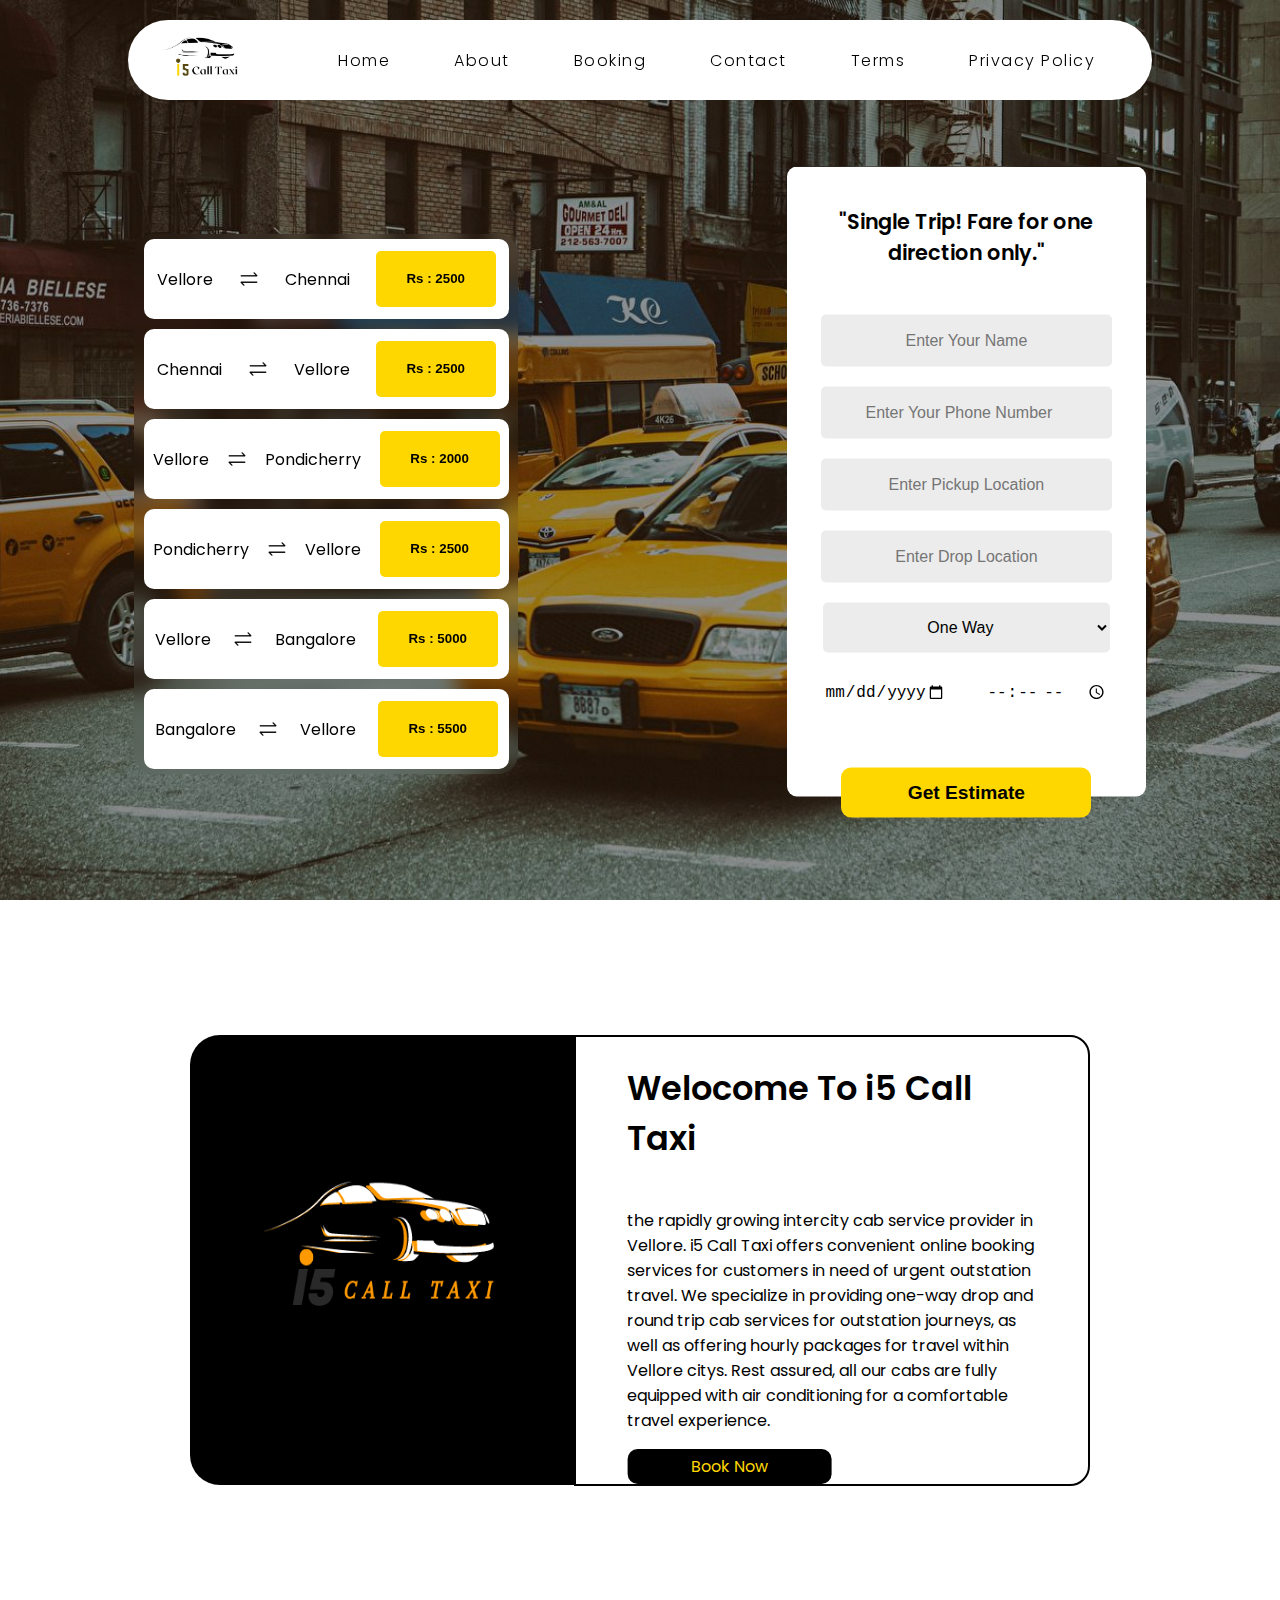
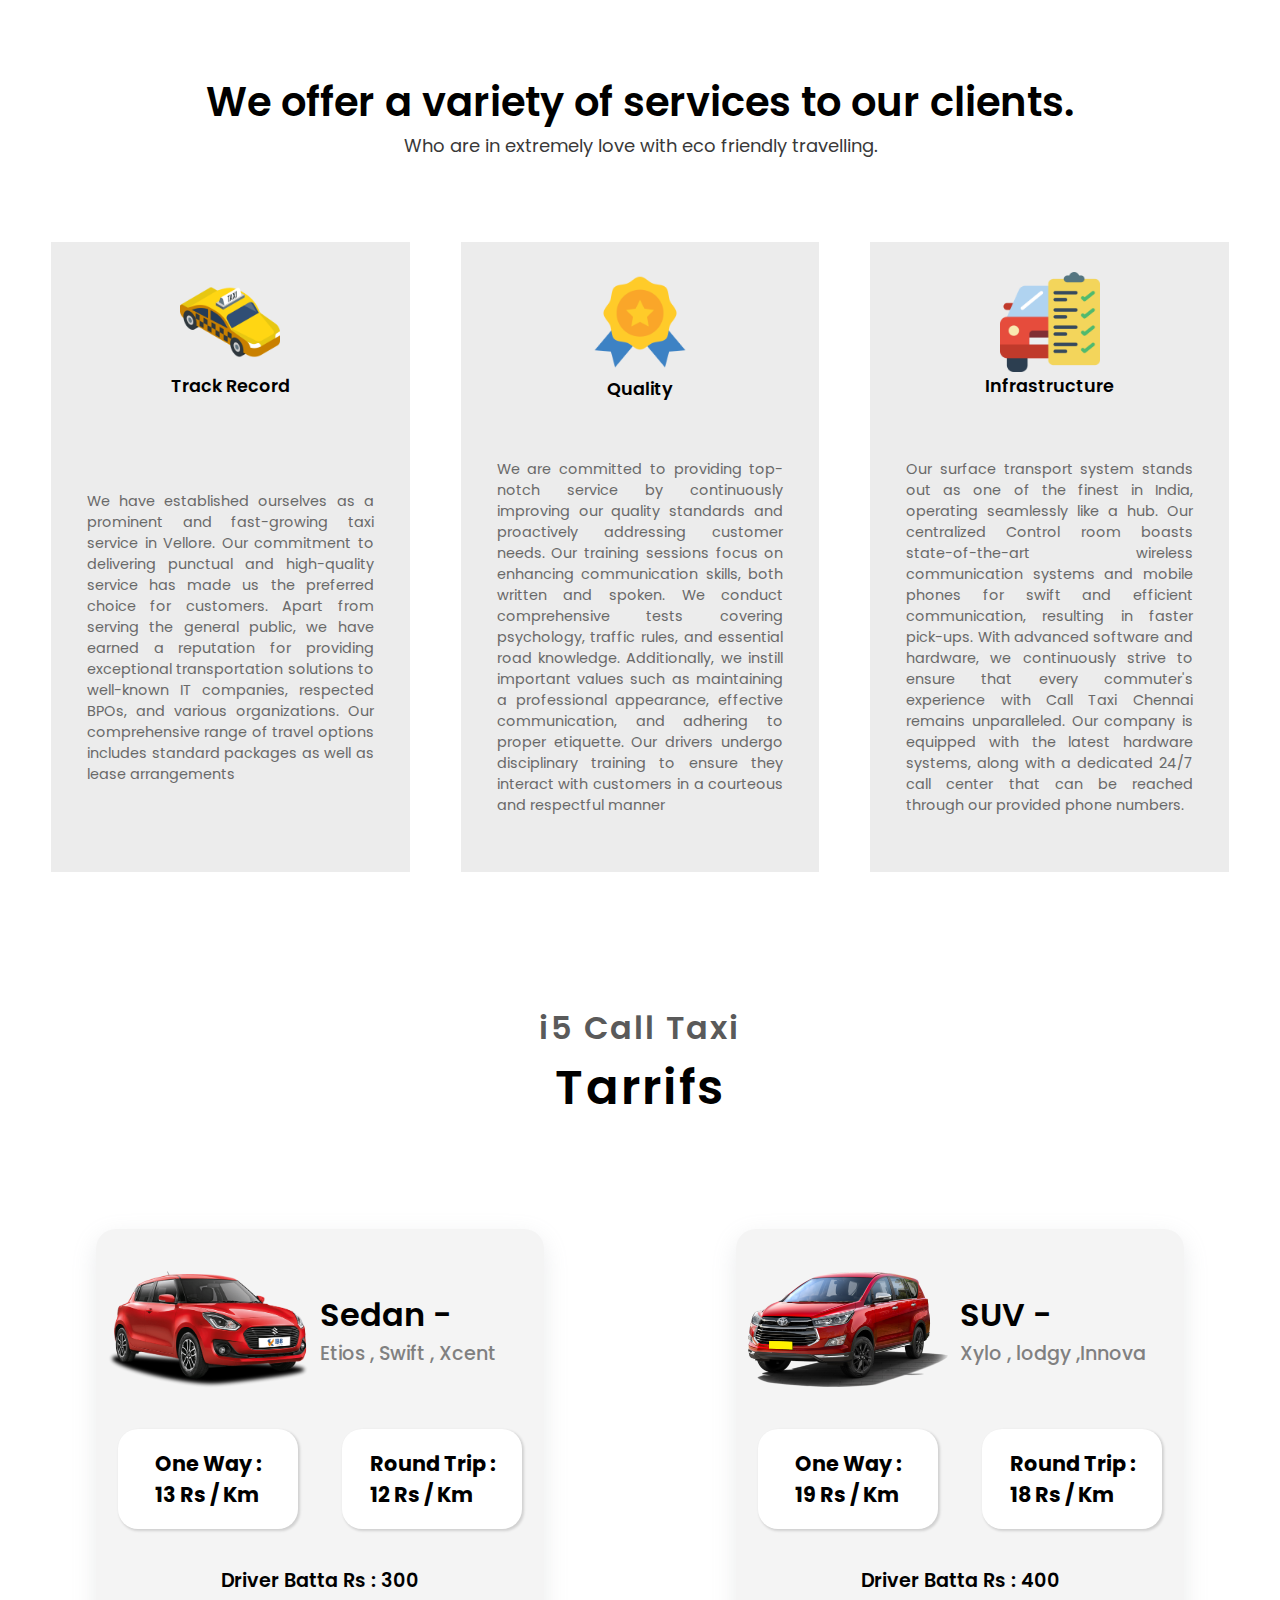
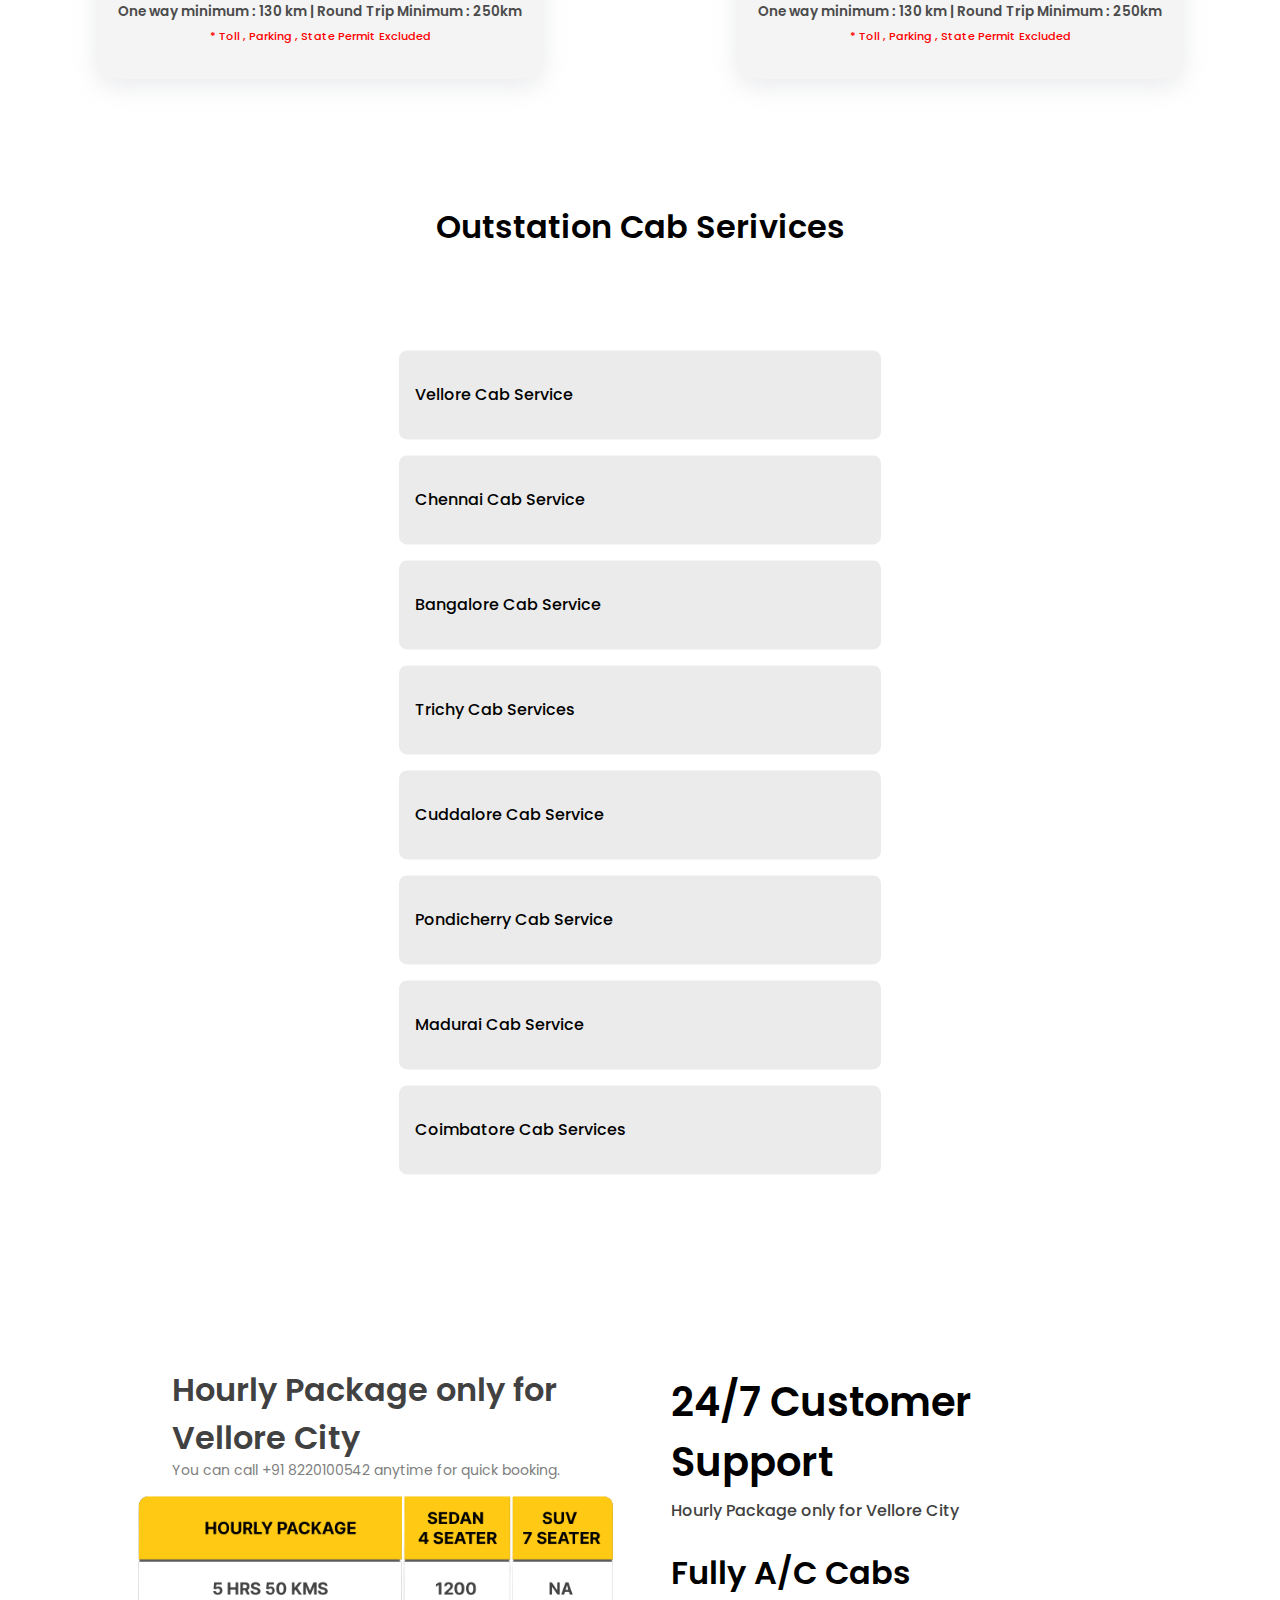
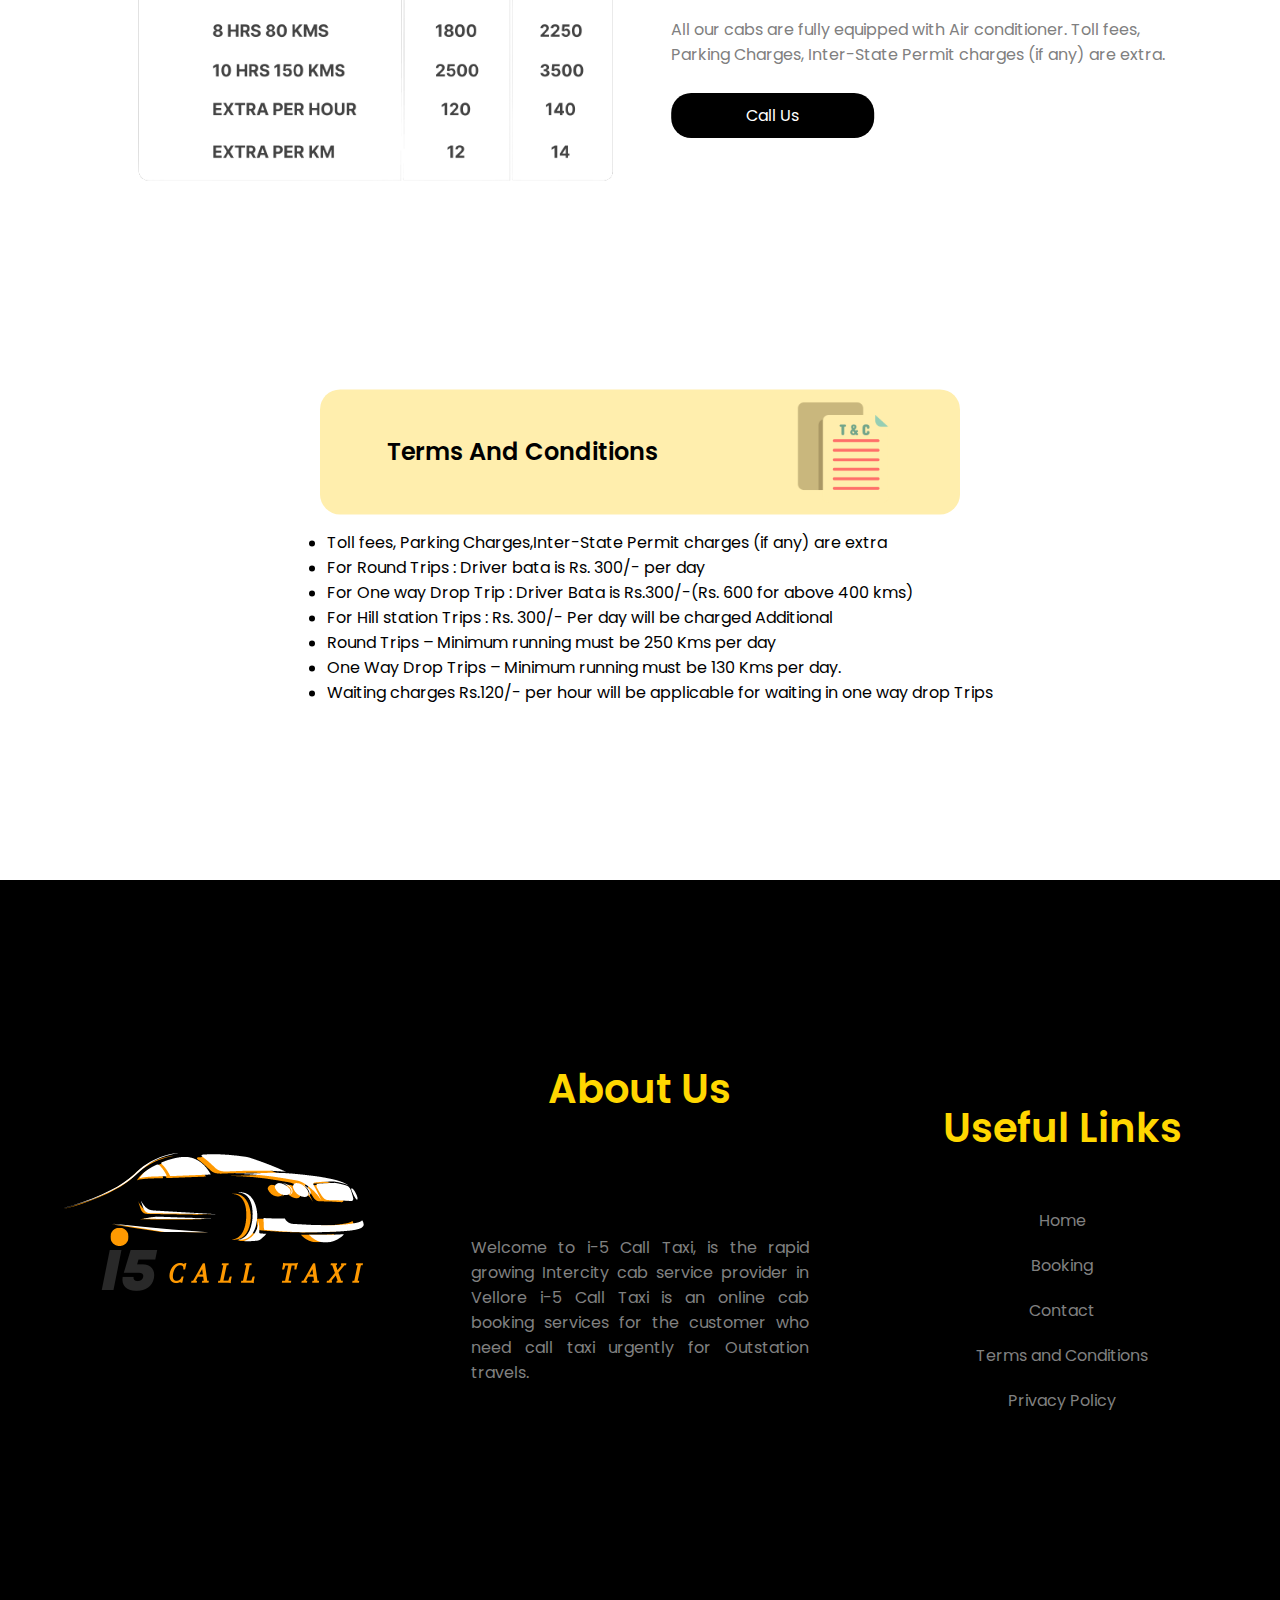
<file: index.html>
<!DOCTYPE html>
<html lang="en">
<head>
    <meta charset="UTF-8">
    <meta name="viewport" content="width=device-width, initial-scale=1.0">
    <title>i5 Call Taxi</title>
    <link rel="stylesheet" href="style.css">
    <link rel="shortcut icon" href="selecttaxi.png" type="image/x-icon">
    <link href='https://fonts.googleapis.com/css?family=Poppins' rel='stylesheet'>
    <link rel="stylesheet" href="https://cdnjs.cloudflare.com/ajax/libs/font-awesome/5.15.3/css/all.min.css"/>
    <link
      rel="stylesheet"
      href="https://cdnjs.cloudflare.com/ajax/libs/font-awesome/6.4.0/css/all.min.css"
      integrity="sha512-iecdLmaskl7CVkqkXNQ/ZH/XLlvWZOJyj7Yy7tcenmpD1ypASozpmT/E0iPtmFIB46ZmdtAc9eNBvH0H/ZpiBw=="
      crossorigin="anonymous"
      referrerpolicy="no-referrer"
    />
    <link
      href="https://fonts.googleapis.com/css2?family=Poppins:wght@400;500&display=swap"
      rel="stylesheet"
    />
    <style>
        @import url('https://fonts.googleapis.com/css?family=Poppins:400,500,600,700&display=swap');

        #active{
            display: none;
        }
        .wrapper{
            display: none;
        }
        i::before{
            display: none;
        }

        span{
            margin: 0;padding: 0;
        }
        /* a{
            text-decoration: none;
            font-size: 0.85rem;
            display: flex;
            justify-content: center;
            align-items: center;
        } */
        @media only screen and (max-width: 800px){
        body{
            box-sizing: content-box;
            margin: 0;padding: 0;
        }
        i::before{
            display: block;
        }
        /* 
        .wrapper{
            display: block;
        } */
        .wrapper{
          position: fixed;
          display: flex;
          top: 0.8%;
          left: 0;
          height: 100%;
          width: 100%;
          background: linear-gradient(-135deg, #ffffff, #ffffff);
          /* background: linear-gradient(375deg, #1cc7d0, #2ede98); */
          /* clip-path: circle(25px at calc(0% + 45px) 45px); */
          clip-path: circle(25px at calc(100% - 45px) 45px);
          transition: all 0.3s ease-in-out;
          color: black;
        
        }
        #active:checked ~ .wrapper{
          clip-path: circle(75%);
          background-color: #202020;
          color: black;
        }
        .menu-btn{
          position: absolute;
          z-index: 2;
          right: 20px;
          /* left: 20px; */
          top: 20%;
          height: 50px;
          width: 50px;
          text-align: center;
          line-height: 50px;
          border-radius: 50%;
          font-size: 20px;
          color: #000000;
          cursor: pointer;
          background: linear-gradient(-135deg, #ffea00,#ffea00);
          /* background: linear-gradient(375deg, #1cc7d0, #2ede98); */
          transition: all 0.3s ease-in-out;
        }
        #active:checked ~ .menu-btn{
          background: #fff;
          color: #fbff00;
        }
        #active:checked ~ .menu-btn i:before{
          content: "\f00d";
        }
        .wrapper ul{
          position: absolute;
          top: 50%;
          left: 50%;
          transform: translate(-53%, -50%);
          list-style: none;
          text-align: center;
          color: black;
          width: 100%;
          display: flex;
          justify-content: center;
          align-items: center;
          flex-direction: column;
        }
        .wrapper ul li{
          margin: 15px 0;
        }
        .wrapper ul li a{
          color: none;
          text-decoration: none;
          font-size:30px;
          font-weight: 500;
          padding: 5px 30px;
          color: #000000;
          position: relative;
          line-height: 50px;
          transition: all 0.3s ease;
        }
        .wrapper ul li a:after{
          position: absolute;
          content: "";
          background: #f6ff00;
          width: 100%;
          height: 50px;
          left: 0;
          border-radius: 50px;
          transform: scaleY(0);
          z-index: -1;
          transition: transform 0.3s ease;
        }
        .wrapper ul li a:hover:after{
          transform: scaleY(1);
        }
        .wrapper ul li a:hover{
          color: #000000;
        }
        input[type="checkbox"]{
          display: none;
        }
        span{
            margin: 0;padding: 0;
        }
        a{
            text-decoration: none;
            font-size: 0.85rem;
            display: flex;
            justify-content: center;
            align-items: center;
        }


}
    
    </style>
    
</head>
<body>

    <div class="preloader" id="preloader">
        <div class="loadingspinner">
            <div id="square1"></div>
            <div id="square2"></div>
            <div id="square3"></div>
            <div id="square4"></div>
            <div id="square5"></div>
          </div>
    </div>

    <div class="headerdiv">
        <header class="header">
            <div class="logoimageheader">
                <img src="whitelogo.jpg" alt="i5CallTaxi" class="mainlogoimage">
            </div>
            <div class="linksheader">
                <a href="#page1" class="homelink headerlink">Home</a>
                <a href="#page2" class="aboutlink headerlink">About</a>
                <a href="#page1" class="bookinglink headerlink">Booking</a>
                <a href="contactform.html" class="contactlink headerlink">Contact</a>
                <a href="#page5" class="Termslink headerlink">Terms</a>
                <a href="privacypolicypage.html" class="privacylink headerlink">Privacy Policy</a>
            </div>
            
            
        </header>


        <input type="checkbox" id="active">
      <label for="active" class="menu-btn"><i class="fas fa-bars"></i></label>
      <div class="wrapper">
         <ul>
            <li><a href="#page1">Home</a></li>
            <li><a href="#page2">About</a></li>
            <li><a href="#page1">Booking</a></li>
            <li><a href="contactform.html">Contact</a></li>
            <li><a href="#page5">Terms</a></li>
            <li><a href="privacypolicypage.html">Privacy Policy</a></li>
         </ul>
      </div>
    </div>

    <div class="page1" id="page1">
        <div class="heading">Popular Routes - Quick Book</div>
        <div class="popularroutesmaindiv">
            

            <div class="velloretochennai famouslocations">
                <div id="pickbuttonbook1">
                    Vellore
                </div>
                <img src="exchange.png" alt="" width="20px">
                <div id="dropbookbutton1">
                    Chennai     
                </div> 
                <button type="button" class="farebuttonfamouslocations" onclick="redirecttobuttonbook1()">Rs :  2500</button>
            </div>
            <div class="chennaitovellore famouslocations">
                <span id="pickbuttonbook2">Chennai</span>
                <img src="exchange.png" alt="" width="20px">
                <span id="dropbookbutton2">Vellore</span> 
                <button class="farebuttonfamouslocations"  onclick="redirecttobuttonbook2()">Rs :  2500</button>
            </div>
            <div class="velloretopondi famouslocations">
                <span id="pickbuttonbook3">Vellore</span>
                <img src="exchange.png" alt="" width="20px">
                <span id="dropbookbutton3">Pondicherry</span> 
                <button class="farebuttonfamouslocations" onclick="redirecttobuttonbook3()">Rs :  2000</button>
            </div>
            <div class="ponditovellore famouslocations">
                <span id="pickbuttonbook4">Pondicherry</span>
                <img src="exchange.png" alt="" width="20px">
                <span id="dropbookbutton4">Vellore</span> 
                <button class="farebuttonfamouslocations" onclick="redirecttobuttonbook4()">Rs :  2500</button>
            </div>
            <div class="velloretobangalore famouslocations">
                <span id="pickbuttonbook5">Vellore</span>
                <img src="exchange.png" alt="" width="20px">
                <span id="dropbookbutton5">Bangalore</span> 
                <button class="farebuttonfamouslocations" onclick="redirecttobuttonbook5()">Rs :  5000</button>
            </div>
            <div class="bangaloretovellore famouslocations">
                <span id="pickbuttonbook6">Bangalore</span>
                <img src="exchange.png" alt="" width="20px">
                <span id="dropbookbutton6">Vellore</span> 
                <button class="farebuttonfamouslocations" onclick="redirecttobuttonbook6()">Rs :  5500</button>
            </div>
        </div>
        <div class="bookingformdiv">
            <p class="onewayheading">
                "Single Trip! Fare for one direction only."
            </p>
            <div class="form">
                <input type="text" class="passengername forminput" required placeholder="Enter Your Name" id="passengername">
                
                <input type="number" class="passengerphone forminput" required placeholder="Enter Your Phone Number" id="passengerphone">
                
                <input type="text" class="passengerpickup forminput" required placeholder="Enter Pickup Location" id="passengerpickup">
                
                <input type="text" class="passengerdrop forminput" required placeholder="Enter Drop Location" id="passengerdrop">
                
                <select name="onewaytwoway" id="onewaytwoway" class="forminput select">
                    <option value="oneway">One Way</option>
                    <option value="roundtrip">Round Trip</option>
                </select>
                
                <div class="datetimediv">
                    <input type="date" name="Pickup Date" id="pickupdate" class="pickupdate">
                    <input type="time" name="pickuptime" id="pickuptime" class="pickuptime">
                </div>
                <button class="estimatebutton" onclick="tobookingpage(),infoextractor(),indexpageinfoextractor()">
                    Get Estimate
                </button>
                
            </div>
        </div>
    </div>

    <div class="page2" id="page2">
        <div class="logopage2">
            <img src="i5.png" alt="" width="100%" height="100%" class="logoimgpage2">
        </div>
        <div class="contentpg2">
            <h2 class="welcomeheading">
                Welocome To i5 Call Taxi
            </h2>
            <p class="contentinsidepg2">
                the rapidly growing intercity cab service provider in Vellore. i5 Call Taxi offers convenient online booking services for customers in need of urgent outstation travel. We specialize in providing one-way drop and round trip cab services for outstation journeys, as well as offering hourly packages for travel within Vellore citys. Rest assured, all our cabs are fully equipped with air conditioning for a comfortable travel experience.
            </p>
            <a class="bookpg2button" href="#page1">
                Book Now
            </a>
        </div>
    </div>

    <div class="page3">
        <div class="page3heads">
            <p class="page3head">
                We offer a variety of services to our clients.</p>
        <p class="page3underhead">Who are in extremely love with eco friendly travelling.</p>
        </div>
        
        <div class="page3divs">

            <div class="firstpg3 pg3div">
                <div class="insideheaderandimg">
                    <img src="selecttaxi.png" alt="i5calltaxi" class="insideimage" width="100px" >
                    <p class="insidehead">
                        Track Record
                    </p>
                </div>
                <div class="insidecontent">
                    We have established ourselves as a prominent and fast-growing taxi service in Vellore. Our commitment to delivering punctual and high-quality service has made us the preferred choice for customers. Apart from serving the general public, we have earned a reputation for providing exceptional transportation solutions to well-known IT companies, respected BPOs, and various organizations. Our comprehensive range of travel options includes standard packages as well as lease arrangements
                </div>
            </div>

            <div class="secondpg3 pg3div">
                <div class="insideheaderandimg">
                    <img src="quality.png" alt="i5calltaxi" class="insideimage" width="100px" >
                    <p class="insidehead insidehead2">
                        Quality
                    </p>
                </div>
                <div class="insidecontent">
                    We are committed to providing top-notch service by continuously improving our quality standards and proactively addressing customer needs. Our training sessions focus on enhancing communication skills, both written and spoken. We conduct comprehensive tests covering psychology, traffic rules, and essential road knowledge. Additionally, we instill important values such as maintaining a professional appearance, effective communication, and adhering to proper etiquette. Our drivers undergo disciplinary training to ensure they interact with customers in a courteous and respectful manner
                </div>
            </div>

            <div class="thirdpg3 pg3div">
                <div class="insideheaderandimg">
                    <img src="car.png" alt="i5calltaxi" class="insideimage" width="100px" >
                    <p class="insidehead">
                        Infrastructure
                    </p>
                </div>
                <div class="insidecontent">
                    Our surface transport system stands out as one of the finest in India, operating seamlessly like a hub. Our centralized Control room boasts state-of-the-art wireless communication systems and mobile phones for swift and efficient communication, resulting in faster pick-ups. With advanced software and hardware, we continuously strive to ensure that every commuter's experience with Call Taxi Chennai remains unparalleled. Our company is equipped with the latest hardware systems, along with a dedicated 24/7 call center that can be reached through our provided phone numbers. 
                </div>
            </div>

        </div>
    </div>

    <div class="tarrifpage">
        <p class="tarrifpagehead">
            i5 Call Taxi <br>
            <span class="tarrifheadinside">Tarrifs</span>
        </p>
        <div class="tarrifdivmain">
            <div class="tarrif1sedan tarrifdivinside">
                <div class="carimage">
                    <div class="carimageinsideimage">
                        <img src="swify.png" alt="i5calltaxi"  class="carimgimg">
                    </div>

                    
                    <div class="carinfo">
                        <p class="modeltype">Sedan - </p>
                        <p class="modelname">Etios , Swift , Xcent</p>
                    </div>
                </div>

                <div class="faredivtarrif">
                    <span class="onewaytext">
                        One Way :  <br>13 Rs / Km
                    </span>
                    <span class="roundtriptext">
                        Round Trip : <br>12 Rs / Km
                    </span>
                </div>

                <div class="insttarrif">
                    <span class="driverbatta">Driver Batta Rs : 300</span>
                    <span class="medtexttarrif">
                        One way minimum : 130 km | Round Trip Minimum : 250km
                    </span>
                    <span class="smalltexttarrif">
                        * Toll , Parking , State Permit Excluded
                    </span>
                </div>

            </div>
            <div class="tarrfi2suv tarrifdivinside">
                <div class="carimage">
                    <div class="carimageinsideimage">
                        <img src="kindpng_5738469.png" alt="i5calltaxi" width="200px" class="carimgimg">
                    </div>

                    
                    <div class="carinfo">
                        <p class="modeltype">SUV - </p>
                        <p class="modelname">Xylo , lodgy ,Innova</p>
                    </div>
                </div>

                <div class="faredivtarrif">
                    <span class="onewaytext">
                        One Way :  <br>19 Rs / Km
                    </span>
                    <span class="roundtriptext">
                        Round Trip : <br>18 Rs / Km
                    </span>
                </div>

                <div class="insttarrif">
                    <span class="driverbatta">Driver Batta Rs : 400</span>
                    <span class="medtexttarrif">
                        One way minimum : 130 km | Round Trip Minimum : 250km
                    </span>
                    <span class="smalltexttarrif">
                        * Toll , Parking , State Permit Excluded
                    </span>
                </div>
            </div>
        </div>
    </div>

    <!-- <h1 class="page6head">
        Vellore Drop Taxi - <br> Major Places
    </h1>

    <div class="page6">
        

        <div class="velloretochennai placewisecategory">
            <div class="locationinsidepg6">
                <div class="fromdest" id="fromdest1">Vellore</div>
                <div class="destinationicon">
                    <img src="exchange.png" alt="i5calltaxi" class="destinationicon">
                </div>
                <div class="todest" id="todest1">Chennai</div>

                <div class="callbuttonslocation">
                <button class="booklocationplacewise" onclick="placewisebuttonbook1()">Book Now</button>
                <a href="tel:8220100542"  class="calllocationplacewise">Call Now</a>
                </div>
            </div>
        </div>

        <div class="velloretobangalore placewisecategory">
            <div class="locationinsidepg6">
                <div class="fromdest" id="fromdest2">Vellore</div>
                <div class="destinationicon">
                    <img src="exchange.png" alt="i5calltaxi" class="destinationicon">
                </div>
                <div class="todest" id="todest2">Bangalore</div>
                <div class="callbuttonslocation">
                <button class="booklocationplacewise" onclick="placewisebuttonbook2()">Book Now</button>
                <a href="tel:8220100542"  class="calllocationplacewise">Call Now</a>
                </div>
            </div>
        </div>

        <div class="velloretopondicherry placewisecategory">
            <div class="locationinsidepg6">
                <div class="fromdest" id="fromdest3">Vellore</div>
                <div class="destinationicon">
                    <img src="exchange.png" alt="i5calltaxi" class="destinationicon">
                </div>
                <div class="todest" id="todest3">Pondicherry</div>
                <div class="callbuttonslocation">
                <button class="booklocationplacewise" onclick="placewisebuttonbook3()">Book Now</button>
                <a href="tel:8220100542"  class="calllocationplacewise">Call Now</a>
                </div>
            </div>
        </div> 

        <div class="velloretotrichy placewisecategory">
            <div class="locationinsidepg6">
                <div class="fromdest" id="fromdest4">Vellore</div>
                <div class="destinationicon">
                    <img src="exchange.png" alt="i5calltaxi" class="destinationicon">
                </div>
                <div class="todest" id="todest4">Trichy</div>
                <div class="callbuttonslocation">
                <button class="booklocationplacewise" onclick="placewisebuttonbook4()">Book Now</button>
                <a href="tel:8220100542"  class="calllocationplacewise">Call Now</a>
                </div>
            </div>
        </div> 

        <div class="velloretocuddalore placewisecategory">
            <div class="locationinsidepg6">
                <div class="fromdest" id="fromdest5">Vellore</div>
                <div class="destinationicon">
                    <img src="exchange.png" alt="i5calltaxi" class="destinationicon">
                </div>
                <div class="todest" id="todest5">Cuddalore</div>
                <div class="callbuttonslocation">
                <button class="booklocationplacewise" onclick="placewisebuttonbook5()">Book Now</button>
                <a href="tel:8220100542"  class="calllocationplacewise">Call Now</a>
                </div>
            </div>
        </div> 

        <div class="velloretomadurai placewisecategory">
            <div class="locationinsidepg6">
                <div class="fromdest" id="fromdest6">Vellore</div>
                <div class="destinationicon">
                    <img src="exchange.png" alt="i5calltaxi" class="destinationicon">
                </div>
                <div class="todest" id="todest6">Madurai</div>
                <div class="callbuttonslocation">
                <button class="booklocationplacewise" onclick="placewisebuttonbook6()">Book Now</button>
                <a href="tel:8220100542"  class="calllocationplacewise">Call Now</a>
                </div>
            </div>
        </div> 

        <div class="velloretokumbakonam placewisecategory">
            <div class="locationinsidepg6">
                <div class="fromdest" id="fromdest7">Vellore</div>
                <div class="destinationicon">
                    <img src="exchange.png" alt="i5calltaxi" class="destinationicon">
                </div>
                <div class="todest" id="todest7">Kumbakonam</div>
                <div class="callbuttonslocation">
                <button class="booklocationplacewise" onclick="placewisebuttonbook7()">Book Now</button>
                <a href="tel:8220100542"  class="calllocationplacewise">Call Now</a>
                </div>
            </div>
        </div> 

        <div class="velloretovadalur placewisecategory">
            <div class="locationinsidepg6">
                <div class="fromdest" id="fromdest8">Vellore</div>
                <div class="destinationicon">
                    <img src="exchange.png" alt="i5calltaxi" class="destinationicon">
                </div>
                <div class="todest" id="todest8">Vadalur</div>
                <div class="callbuttonslocation">
                <button class="booklocationplacewise" onclick="placewisebuttonbook8()">Book Now</button>
                <a href="tel:8220100542"  class="calllocationplacewise">Call Now</a>
                </div>
            </div>
        </div> 

        <div class="velloretoneyveli placewisecategory">
            <div class="locationinsidepg6">
                <div class="fromdest" id="fromdest9">Vellore</div>
                <div class="destinationicon">
                    <img src="exchange.png" alt="i5calltaxi" class="destinationicon">
                </div>
                <div class="todest" id="todest9">Neyveli</div>
                <div class="callbuttonslocation">
                <button class="booklocationplacewise" onclick="placewisebuttonbook9()">Book Now</button>
                <a href="tel:8220100542"  class="calllocationplacewise">Call Now</a>
                </div>
            </div>
        </div> 

        <div class="velloretothanjavur placewisecategory">
            <div class="locationinsidepg6">
                <div class="fromdest" id="fromdest10">Vellore</div>
                <div class="destinationicon">
                    <img src="exchange.png" alt="i5calltaxi" class="destinationicon">
                </div>
                <div class="todest" id="todest10">Thanjavur</div>
                <div class="callbuttonslocation">
                <button class="booklocationplacewise" onclick="placewisebuttonbook10()">Book Now</button>
                <a href="tel:8220100542"  class="calllocationplacewise">Call Now</a>
                </div>
            </div>
        </div> 

        <div class="velloretokanyakumari placewisecategory">
            <div class="locationinsidepg6">
                <div class="fromdest" id="fromdest11">Vellore</div>
                <div class="destinationicon">
                    <img src="exchange.png" alt="i5calltaxi" class="destinationicon">
                </div>
                <div class="todest" id="todest11">Kanyakumari</div>
                <div class="callbuttonslocation">
                <button class="booklocationplacewise" onclick="placewisebuttonbook11()">Book Now</button>
                <a href="tel:8220100542"  class="calllocationplacewise">Call Now</a>
                </div>
            </div>
        </div> 

        <div class="velloretotirunelveli placewisecategory">
            <div class="locationinsidepg6">
                <div class="fromdest" id="fromdest12"13>Vellore</div>
                <div class="destinationicon">
                    <img src="exchange.png" alt="i5calltaxi" class="destinationicon">
                </div>
                <div class="todest" id="todest12">Tirunelveli</div>
                <div class="callbuttonslocation">
                <button class="booklocationplacewise" onclick="placewisebuttonbook12()">Book Now</button>
                <a href="tel:8220100542"  class="calllocationplacewise">Call Now</a>
                </div>
            </div>
        </div> 

        <div class="velloretocoimbatore placewisecategory">
            <div class="locationinsidepg6">
                <div class="fromdest" id="fromdest13">Vellore</div>
                <div class="destinationicon">
                    <img src="exchange.png" alt="i5calltaxi" class="destinationicon">
                </div>
                <div class="todest" id="todest13">Coimbatore</div>
                <div class="callbuttonslocation">
                <button class="booklocationplacewise" onclick="placewisebuttonbook13()">Book Now</button>
                <a href="tel:8220100542"  class="calllocationplacewise">Call Now</a>
                </div>
            </div>
        </div> 
    

    </div> -->

    <div class="differentcitieslinks">
        <div class="diffcitieshead">
            Outstation Cab Serivices
        </div>
        <div class="accordion">

            <div class="accordion-item Vellore">
            <input type="checkbox" id="item-10" class="inpcheck" />
            <label for="item-10" class="accordion-header">
              <span>Vellore Cab Service</span>
              <span class="arrow">
                <i class="fa-solid fa-caret-right"></i>
              </span>
            </label>
            <div class="accordion-content">
              <p class="linkptag">
                <ul class="linklistptag">
                  <li>
                      <a href="#" class="locationptaglink" onclick="a1i1l12()"><span id="a1i1l1">Vellore</span> &nbsp; to &nbsp;<span id="a1i1l2">Trichy</span> </a>
                  </li>
                  <li>
                      <a href="#" class="locationptaglink" onclick="a1i12l12()"><span id="a1i13l1">Vellore</span> &nbsp; to &nbsp;<span id="a1i14l2">Cuddalore</span></a>
                  </li>
                  <li>
                      <a href="#" class="locationptaglink" onclick="a1i2l12()"><span id="a1i2l1">Vellore</span> &nbsp; to &nbsp;<span id="a1i2l2">Pondicherry</span></a>
                  </li>
                  <li>
                      <a href="#" class="locationptaglink" onclick="a1i3l12()"><span id="a1i3l1">Vellore</span> &nbsp; to &nbsp;<span id="a1i3l2">Madurai</span></a>
                  </li>
                  <li>
                      <a href="#" class="locationptaglink" onclick="a1i4l12()"><span id="a1i4l1">Vellore</span> &nbsp; to &nbsp;<span id="a1i4l2">Kumbakonam</span></a>
                  </li>
                  <li>
                      <a href="#" class="locationptaglink" onclick="a1i5l12()"><span id="a1i5l1">Vellore</span> &nbsp; to &nbsp;<span id="a1i5l2">Vadalur</span></a>
                  </li>
                  <li>
                      <a href="#" class="locationptaglink" onclick="a1i6l12()"><span id="a1i6l1">Vellore</span> &nbsp; to &nbsp;<span id="a1i6l2">Neyveli</span></a>
                  </li>
                  <li>
                      <a href="#" class="locationptaglink" onclick="a1i7l12()"><span id="a1i7l1">Vellore</span> &nbsp; to &nbsp;<span id="a1i7l2">Thanjavur</span></a>
                  </li>
                  <li>
                      <a href="#" class="locationptaglink" onclick="a1i8l12()"><span id="a1i8l1">Vellore</span> &nbsp; to &nbsp;<span id="a1i8l2">Chennai</span></a>
                  </li>
                  <li>
                      <a href="#" class="locationptaglink" onclick="a1i9l12()"><span id="a1i9l1">Vellore</span> &nbsp; to &nbsp;<span id="a1i9l2">Bangalore</span></a>
                  </li>
                  <li>
                      <a href="#" class="locationptaglink" onclick="a1i10l12()"><span id="a1i10l1">Vellore</span> &nbsp; to &nbsp;<span id="a1i10l2">Kanyakumari</span></a>
                  </li>
                  <li>
                      <a href="#" class="locationptaglink" onclick="a1i11l12()"><span id="a1i11l1">Vellore</span> &nbsp; to &nbsp;<span id="a1i11l2">Tirunerveli</span></a>
                  </li>
                  <li>
                      <a href="#" class="locationptaglink" onclick="a1i12l12()"><span id="a1i12l1">Vellore</span> &nbsp; to &nbsp;<span id="a1i12l2">Coimbatore</span></a>
                  </li>
  
                </ul>
              </p>
            </div>
            </div>

            <div class="accordion-item chennai">
          <input type="checkbox" id="item-1" class="inpcheck" />
          <label for="item-1" class="accordion-header">
            <span>Chennai Cab Service</span>
            <span class="arrow">
              <i class="fa-solid fa-caret-right"></i>
            </span>
          </label>
          <div class="accordion-content">
            <p class="linkptag">
              <ul class="linklistptag">
                <li>
                    <a href="#" class="locationptaglink" onclick="a2i1l12()"><span id="a2i1l1">Chennai</span> &nbsp; to &nbsp;<span id="a2i1l2">Trichy</span></a>
                </li>
                <li>
                    <a href="#" class="locationptaglink" onclick="a2i2l12()"><span id="a2i2l1">Chennai</span> &nbsp; to &nbsp;<span id="a2i2l2">Cuddalore</span></a>
                </li>
                <li>
                    <a href="#" class="locationptaglink" onclick="a2i3l12()"><span id="a2i3l1">Chennai</span> &nbsp; to &nbsp;<span id="a2i3l2">Pondicherry</span></a>
                </li>
                <li>
                    <a href="#" class="locationptaglink" onclick="a2i4l12()"><span id="a2i4l1">Chennai</span> &nbsp; to &nbsp;<span id="a2i4l2">Madurai</span></a>
                </li>
                <li>
                    <a href="#" class="locationptaglink" onclick="a2i5l12()"><span id="a2i5l1">Chennai</span> &nbsp; to &nbsp;<span id="a2i5l2">Kumbakonam</span></a>
                </li>
                <li>
                    <a href="#" class="locationptaglink" onclick="a2i6l12()"><span id="a2i6l1">Chennai</span> &nbsp; to &nbsp;<span id="a2i6l2">Vadalur</span></a>
                </li>
                <li>
                    <a href="#" class="locationptaglink" onclick="a2i7l12()"><span id="a2i7l1">Chennai</span> &nbsp; to &nbsp;<span id="a2i7l2">Neyveli</span></a>
                </li>
                <li>
                    <a href="#" class="locationptaglink" onclick="a2i8l12()"><span id="a2i2l1">Chennai</span> &nbsp; to &nbsp;<span id="a2i2l2">Thanjavur</span></a>
                </li>
                <li>
                    <a href="#" class="locationptaglink" onclick="a2i9l12()"><span id="a2i9l1">Chennai</span> &nbsp; to &nbsp;<span id="a2i9l2">Vellore</span></a>
                </li>
                <li>
                    <a href="#" class="locationptaglink" onclick="a2i10l12()"><span id="a2i10l1">Chennai</span> &nbsp; to &nbsp;<span id="a2i10l2">Bangalore</span></a>
                </li>
                <li>
                    <a href="#" class="locationptaglink" onclick="a2i11l12()"><span id="a2i11l1">Chennai</span> &nbsp; to &nbsp;<span id="a2i11l2">Kanyakumari</span></a>
                </li>
                <li>
                    <a href="#" class="locationptaglink" onclick="a2i12l12()"><span id="a2i12l1">Chennai</span> &nbsp; to &nbsp;<span id="a2i12l2">Tirunerveli</span> </a>
                </li>
                <li>
                    <a href="#" class="locationptaglink" onclick="a2i13l12()"><span id="a2i13l1">Chennai</span> &nbsp; to &nbsp;<span id="a2i13l2">Coimbatore</span></a>
                </li>

              </ul>
            </p>
          </div>
            </div>

            <div class="accordion-item Bangalore">
            <input type="checkbox" id="item-2" class="inpcheck"/>
            <label for="item-2" class="accordion-header">
              <span>Bangalore Cab Service</span>
              <span class="arrow">
                <i class="fa-solid fa-caret-right"></i>
              </span>
            </label>
            <div class="accordion-content">
                <p class="linkptag">
                    <ul class="linklistptag">
                      <li>
                          <a href="#" class="locationptaglink" onclick="a3i1l12()"><span id="a3i1l1">Bangalore</span> &nbsp; to &nbsp;<span id="a3i1l2">Trichy</span></a>
                      </li>
                      <li>
                          <a href="#" class="locationptaglink" onclick="a3i2l12()"><span id="a3i2l1">Bangalore</span> &nbsp; to &nbsp;<span id="a3i2l2">Cuddalore</span></a>
                      </li>
                      <li>
                          <a href="#" class="locationptaglink" onclick="a3i3l12()"><span id="a3i3l1">Bangalore</span> &nbsp; to &nbsp;<span id="a3i3l2">Pondicherry</span></a>
                      </li>
                      <li>
                          <a href="#" class="locationptaglink" onclick="a3i4l12()"><span id="a3i4l1">Bangalore</span> &nbsp; to &nbsp;<span id="a3i4l2">Madurai</span></a>
                      </li>
                      <li>
                          <a href="#" class="locationptaglink" onclick="a3i5l12()"><span id="a3i5l1">Bangalore</span>&nbsp; to <span id="a3i5l2">Kumbakonam</span></a>
                      </li>
                      <li>
                          <a href="#" class="locationptaglink" onclick="a3i6l12()"><span id="a3i6l1">Bangalore</span> &nbsp; to &nbsp;<span id="a3i6l2">Vadalur</span></a>
                      </li>
                      <li>
                          <a href="#" class="locationptaglink" onclick="a3i7l12()"><span id="a3i7l1">Bangalore</span> &nbsp; to &nbsp;<span id="a3i7l2">Neyveli</span> </a>
                      </li>
                      <li>
                          <a href="#" class="locationptaglink" onclick="a3i8l12()"><span id="a3i8l1">Bangalore</span> &nbsp; to &nbsp;<span id="a3i8l2">Thanjavur</span></a>
                      </li>
                      <li>
                          <a href="#" class="locationptaglink" onclick="a3i9l12()"><span id="a3i9l1">Bangalore</span> &nbsp; to &nbsp;<span id="a3i9l2">Vellore</span></a>
                      </li>
                      <li>
                          <a href="#" class="locationptaglink" onclick="a3i10l12()"><span id="a3i10l1">Bangalore</span> &nbsp; to &nbsp;<span id="a3i10l2">Chennai</span></a>
                      </li>
                      <li>
                          <a href="#" class="locationptaglink" onclick="a3i11l12()"><span id="a3i11l1">Bangalore</span> &nbsp; to &nbsp;<span id="a3i11l2">Kanyakumari</span></a>
                      </li>
                      <li>
                          <a href="#" class="locationptaglink" onclick="a3i12l12()"><span id="a3i12l1">Bangalore</span> &nbsp; to &nbsp;<span id="a3i12l2">Tirunerveli</span> </a>
                      </li>
                      <li>
                          <a href="#" class="locationptaglink" onclick="a3i13l12()"><span id="a3i13l1">Bangalore</span> &nbsp; to &nbsp;<span id="a3i13l2">Coimbatore</span></a>
                      </li>
      
                    </ul>
                  </p>
            </div>
            </div>

            <div class="accordion-item trichy">
            <input type="checkbox" id="item-4" class="inpcheck" />
            <label for="item-4" class="accordion-header">
              <span>Trichy Cab Services</span>
              <span class="arrow">
                <i class="fa-solid fa-caret-right"></i>
              </span>
            </label>
            <div class="accordion-content">
                <p class="linkptag">
                    <ul class="linklistptag">
                      <li>
                          <a href="#" class="locationptaglink" onclick="a4i1l12()"><span id="a4i1l1">Trichy</span> &nbsp; to &nbsp;<span id="a4i1l2">Chennai</span></a>
                      </li>
                      <li>
                          <a href="#" class="locationptaglink" onclick="a4i2l12()"><span id="a4i2l1">Trichy</span> &nbsp; to &nbsp;<span id="a4i2l2">Cuddalore</span></a>
                      </li>
                      <li>
                          <a href="#" class="locationptaglink" onclick="a4i3l12()"><span id="a4i3l1">Trichy</span> &nbsp; to &nbsp;<span id="a4i3l2">Pondicherry</span></a>
                      </li>
                      <li>
                          <a href="#" class="locationptaglink" onclick="a4i4l12()"><span id="a4i4l1">Trichy</span> &nbsp; to &nbsp;<span id="a4i4l2">Madurai</span></a>
                      </li>
                      <li>
                          <a href="#" class="locationptaglink" onclick="a4i5l12()"><span id="a4i5l1">Trichy</span> &nbsp; to &nbsp;<span id="a4i5l2">Kumbakonam</span></a>
                      </li>
                      <li>
                          <a href="#" class="locationptaglink" onclick="a4i6l12()"><span id="a4i6l1">Trichy</span> &nbsp; to &nbsp;<span id="a4i6l2">Vadalur</span></a>
                      </li>
                      <li>
                          <a href="#" class="locationptaglink" onclick="a4i7l12()"><span id="a4i7l1">Trichy</span> &nbsp; to &nbsp;<span id="a4i7l2">Neyveli</span></a>
                      </li>
                      <li>
                          <a href="#" class="locationptaglink" onclick="a4i8l12()"><span id="a4i8l1">Trichy</span> &nbsp; to &nbsp;<span id="a4i8l2">Thanjavur</span></a>
                      </li>
                      <li>
                          <a href="#" class="locationptaglink" onclick="a4i9l12()"><span id="a4i9l1">Trichy</span> &nbsp; to &nbsp;<span id="a4i9l2">Vellore</span></a>
                      </li>
                      <li>
                          <a href="#" class="locationptaglink" onclick="a4i10l12()"><span id="a4i10l1">Trichy</span> &nbsp; to &nbsp;<span id="a4i10l2">Bangalore</span></a>
                      </li>
                      <li>
                          <a href="#" class="locationptaglink" onclick="a4i11l12()"><span id="a4i11l1">Trichy</span> &nbsp; to &nbsp;<span id="a4i11l2">Kanyakumari</span></a>
                      </li>
                      <li>
                          <a href="#" class="locationptaglink" onclick="a4i12l12()"><span id="a4i12l1">Trichy</span> &nbsp; to &nbsp;<span id="a4i12l2">Tirunerveli</span></a>
                      </li>
                      <li>
                          <a href="#" class="locationptaglink" onclick="a4i13l12()"><span id="a4i13l1">Trichy</span> &nbsp; to &nbsp;<span id="a4i13l2">Coimbatore</span> </a>
                      </li>
      
                    </ul>
                </p>
            </div>
            </div>

            <div class="accordion-item Cuddalore">
                <input type="checkbox" id="item-11" class="inpcheck" />
                <label for="item-11" class="accordion-header">
                  <span>Cuddalore Cab Service</span>
                  <span class="arrow">
                    <i class="fa-solid fa-caret-right"></i>
                  </span>
                </label>
                <div class="accordion-content">
                  <p class="linkptag">
                    <ul class="linklistptag">
                      <li>
                          <a href="#" class="locationptaglink" onclick="a5i1l12()"><span id="a5i1l1">Cuddalore</span> &nbsp; to &nbsp;<span id="a5i1l2">Trichy</span> </a>
                      </li>
                      <li>
                          <a href="#" class="locationptaglink">Cuddalore To Cuddalore </a>
                      </li>
                      <li>
                          <a href="#" class="locationptaglink" onclick="a5i2l12()"><span id="a5i2l1">Cuddalore</span> &nbsp; to &nbsp;<span id="a5i2l2">Pondicherry</span></a>
                      </li>
                      <li>
                          <a href="#" class="locationptaglink" onclick="a5i3l12()"><span id="a5i3l1">Cuddalore</span> &nbsp; to &nbsp;<span id="a5i3l2">Madurai</span></a>
                      </li>
                      <li>
                          <a href="#" class="locationptaglink" onclick="a5i4l12()"><span id="a5i4l1">Cuddalore</span> &nbsp; to &nbsp;<span id="a5i4l2">Kumbakonam</span></a>
                      </li>
                      <li>
                          <a href="#" class="locationptaglink" onclick="a5i5l12()"><span id="a5i5l1">Cuddalore</span> &nbsp; to &nbsp;<span id="a5i5l2">Vadalur</span></a>
                      </li>
                      <li>
                          <a href="#" class="locationptaglink" onclick="a5i6l12()"><span id="a5i6l1">Cuddalore</span> &nbsp; to &nbsp;<span id="a5i6l2">Neyveli</span></a>
                      </li>
                      <li>
                          <a href="#" class="locationptaglink" onclick="a5i7l12()"><span id="a5i7l1">Cuddalore</span> &nbsp; to &nbsp;<span id="a5i7l2">Thanjavur</span></a>
                      </li>
                      <li>
                          <a href="#" class="locationptaglink" onclick="a5i8l12()"><span id="a5i8l1">Cuddalore</span> &nbsp; to &nbsp;<span id="a5i8l2">Chennai</span></a>
                      </li>
                      <li>
                          <a href="#" class="locationptaglink" onclick="a5i9l12()"><span id="a5i9l1">Cuddalore</span> &nbsp; to &nbsp;<span id="a5i9l2">Bangalore</span></a>
                      </li>
                      <li>
                          <a href="#" class="locationptaglink" onclick="a5i10l12()"><span id="a5i10l1">Cuddalore</span> &nbsp; to &nbsp;<span id="a5i10l2">Kanyakumari</span></a>
                      </li>
                      <li>
                          <a href="#" class="locationptaglink" onclick="a5i11l12()"><span id="a5i11l1">Cuddalore</span> &nbsp; to &nbsp;<span id="a5i11l2">Tirunerveli</span></a>
                      </li>
                      <li>
                          <a href="#" class="locationptaglink" onclick="a5i12l12()"><span id="a5i12l1">Cuddalore</span> &nbsp; to &nbsp;<span id="a5i12l2">Coimbatore</span></a>
                      </li>
      
                    </ul>
                  </p>
                </div>
            </div>
    
            <div class="accordion-item Pondicherry">
              <input type="checkbox" id="item-13" class="inpcheck" />
              <label for="item-13" class="accordion-header">
                <span>Pondicherry Cab Service</span>
                <span class="arrow">
                  <i class="fa-solid fa-caret-right"></i>
                </span>
              </label>
              <div class="accordion-content">
                <p class="linkptag">
                  <ul class="linklistptag">
                    <li>
                        <a href="#" class="locationptaglink" onclick="a6i1l12()"><span id="a6i1l1">Pondicherry</span> &nbsp; to &nbsp;<span id="a6i1l2">Trichy</span></a>
                    </li>
                    <li>
                        <a href="#" class="locationptaglink" onclick="a6i2l12()"><span id="a6i2l1">Pondicherry</span> &nbsp; to &nbsp;<span id="a6i2l2">Cuddalore</span></a>
                    </li>
                    <li>
                        <a href="#" class="locationptaglink" onclick="a6i3l12()"><span id="a6i3l1">Pondicherry</span> &nbsp; to &nbsp;<span id="a6i3l2">Pondicherry</span></a>
                    </li>
                    <li>
                        <a href="#" class="locationptaglink" onclick="a6i4l12()"><span id="a6i4l1">Pondicherry</span> &nbsp; to &nbsp;<span id="a6i4l2">Madurai</span></a>
                    </li>
                    <li>
                        <a href="#" class="locationptaglink" onclick="a6i5l12()"><span id="a6i5l1">Pondicherry</span> &nbsp; to &nbsp;<span id="a6i5l2">Kumbakonam</span></a>
                    </li>
                    <li>
                        <a href="#" class="locationptaglink" onclick="a6i6l12()"><span id="a6i6l1">Pondicherry</span> &nbsp; to &nbsp;<span id="a6i6l2">Vadalur</span></a>
                    </li>
                    <li>
                        <a href="#" class="locationptaglink" onclick="a6i7l12()"><span id="a6i7l1">Pondicherry</span> &nbsp; to &nbsp;<span id="a6i7l2">Neyveli</span></a>
                    </li>
                    <li>
                        <a href="#" class="locationptaglink" onclick="a6i8l12()"><span id="a6i2l1">Pondicherry</span> &nbsp; to &nbsp;<span id="a6i2l2">Thanjavur</span></a>
                    </li>
                    <li>
                        <a href="#" class="locationptaglink" onclick="a6i9l12()"><span id="a6i9l1">Pondicherry</span> &nbsp; to &nbsp;<span id="a6i9l2">Vellore</span></a>
                    </li>
                    <li>
                        <a href="#" class="locationptaglink" onclick="a6i10l12()"><span id="a6i10l1">Pondicherry</span> &nbsp; to &nbsp;<span id="a6i10l2">Bangalore</span></a>
                    </li>
                    <li>
                        <a href="#" class="locationptaglink" onclick="a6i11l12()"><span id="a6i11l1">Pondicherry</span> &nbsp; to &nbsp;<span id="a6i11l2">Kanyakumari</span></a>
                    </li>
                    <li>
                        <a href="#" class="locationptaglink" onclick="a6i12l12()"><span id="a6i12l1">Pondicherry</span> &nbsp; to &nbsp;<span id="a6i12l2">Tirunerveli</span> </a>
                    </li>
                    <li>
                        <a href="#" class="locationptaglink" onclick="a6i13l12()"><span id="a6i13l1">Pondicherry</span> &nbsp; to &nbsp;<span id="a6i13l2">Coimbatore</span></a>
                    </li>
    
                  </ul>
                </p>
              </div>
            </div>
    
            <div class="accordion-item Madurai">
                <input type="checkbox" id="item-20" class="inpcheck"/>
                <label for="item-20" class="accordion-header">
                  <span>Madurai Cab Service</span>
                  <span class="arrow">
                    <i class="fa-solid fa-caret-right"></i>
                  </span>
                </label>
                <div class="accordion-content">
                    <p class="linkptag">
                        <ul class="linklistptag">
                          <li>
                              <a href="#" class="locationptaglink" onclick="a7i1l12()"><span id="a7i1l1">Madurai</span> &nbsp; to &nbsp;<span id="a7i1l2">Trichy</span></a>
                          </li>
                          <li>
                              <a href="#" class="locationptaglink" onclick="a7i2l12()"><span id="a7i2l1">Madurai</span> &nbsp; to &nbsp;<span id="a7i2l2">Cuddalore</span></a>
                          </li>
                          <li>
                              <a href="#" class="locationptaglink" onclick="a7i3l12()"><span id="a7i3l1">Madurai</span> &nbsp; to &nbsp;<span id="a7i3l2">Pondicherry</span></a>
                          </li>
                          <li>
                              <a href="#" class="locationptaglink" onclick="a7i4l12()"><span id="a7i4l1">Madurai</span> &nbsp; to &nbsp;<span id="a7i4l2">Madurai</span></a>
                          </li>
                          <li>
                              <a href="#" class="locationptaglink" onclick="a7i5l12()"><span id="a7i5l1">Madurai</span>&nbsp; to <span id="a7i5l2">Kumbakonam</span></a>
                          </li>
                          <li>
                              <a href="#" class="locationptaglink" onclick="a7i6l12()"><span id="a7i6l1">Madurai</span> &nbsp; to &nbsp;<span id="a7i6l2">Vadalur</span></a>
                          </li>
                          <li>
                              <a href="#" class="locationptaglink" onclick="a7i7l12()"><span id="a7i7l1">Madurai</span> &nbsp; to &nbsp;<span id="a7i7l2">Neyveli</span> </a>
                          </li>
                          <li>
                              <a href="#" class="locationptaglink" onclick="a7i8l12()"><span id="a7i8l1">Madurai</span> &nbsp; to &nbsp;<span id="a7i8l2">Thanjavur</span></a>
                          </li>
                          <li>
                              <a href="#" class="locationptaglink" onclick="a7i9l12()"><span id="a7i9l1">Madurai</span> &nbsp; to &nbsp;<span id="a7i9l2">Vellore</span></a>
                          </li>
                          <li>
                              <a href="#" class="locationptaglink" onclick="a7i10l12()"><span id="a7i10l1">Madurai</span> &nbsp; to &nbsp;<span id="a7i10l2">Chennai</span></a>
                          </li>
                          <li>
                              <a href="#" class="locationptaglink" onclick="a7i11l12()"><span id="a7i11l1">Madurai</span> &nbsp; to &nbsp;<span id="a7i11l2">Kanyakumari</span></a>
                          </li>
                          <li>
                              <a href="#" class="locationptaglink" onclick="a7i12l12()"><span id="a7i12l1">Madurai</span> &nbsp; to &nbsp;<span id="a7i12l2">Tirunerveli</span> </a>
                          </li>
                          <li>
                              <a href="#" class="locationptaglink" onclick="a7i13l12()"><span id="a7i13l1">Madurai</span> &nbsp; to &nbsp;<span id="a7i13l2">Coimbatore</span></a>
                          </li>
          
                        </ul>
                      </p>
                </div>
            </div>
    
            <div class="accordion-item Coimbatore">
                <input type="checkbox" id="item-40" class="inpcheck" />
                <label for="item-40" class="accordion-header">
                  <span>Coimbatore Cab Services</span>
                  <span class="arrow">
                    <i class="fa-solid fa-caret-right"></i>
                  </span>
                </label>
                <div class="accordion-content">
                    <p class="linkptag">
                        <ul class="linklistptag">
                          <li>
                              <a href="#" class="locationptaglink" onclick="a8i1l12()"><span id="a8i1l1">Coimbatore</span> &nbsp; to &nbsp;<span id="a8i1l2">Chennai</span></a>
                          </li>
                          <li>
                              <a href="#" class="locationptaglink" onclick="a8i2l12()"><span id="a8i2l1">Coimbatore</span> &nbsp; to &nbsp;<span id="a8i2l2">Cuddalore</span></a>
                          </li>
                          <li>
                              <a href="#" class="locationptaglink" onclick="a8i3l12()"><span id="a8i3l1">Coimbatore</span> &nbsp; to &nbsp;<span id="a8i3l2">Pondicherry</span></a>
                          </li>
                          <li>
                              <a href="#" class="locationptaglink" onclick="a8i4l12()"><span id="a8i4l1">Coimbatore</span> &nbsp; to &nbsp;<span id="a8i4l2">Madurai</span></a>
                          </li>
                          <li>
                              <a href="#" class="locationptaglink" onclick="a8i5l12()"><span id="a8i5l1">Coimbatore</span> &nbsp; to &nbsp;<span id="a8i5l2">Kumbakonam</span></a>
                          </li>
                          <li>
                              <a href="#" class="locationptaglink" onclick="a8i6l12()"><span id="a8i6l1">Coimbatore</span> &nbsp; to &nbsp;<span id="a8i6l2">Vadalur</span></a>
                          </li>
                          <li>
                              <a href="#" class="locationptaglink" onclick="a8i7l12()"><span id="a8i7l1">Coimbatore</span> &nbsp; to &nbsp;<span id="a8i7l2">Neyveli</span></a>
                          </li>
                          <li>
                              <a href="#" class="locationptaglink" onclick="a8i8l12()"><span id="a8i8l1">Coimbatore</span> &nbsp; to &nbsp;<span id="a8i8l2">Thanjavur</span></a>
                          </li>
                          <li>
                              <a href="#" class="locationptaglink" onclick="a8i9l12()"><span id="a8i9l1">Coimbatore</span> &nbsp; to &nbsp;<span id="a8i9l2">Vellore</span></a>
                          </li>
                          <li>
                              <a href="#" class="locationptaglink" onclick="a8i10l12()"><span id="a8i10l1">Coimbatore</span> &nbsp; to &nbsp;<span id="a8i10l2">Bangalore</span></a>
                          </li>
                          <li>
                              <a href="#" class="locationptaglink" onclick="a8i11l12()"><span id="a8i11l1">Coimbatore</span> &nbsp; to &nbsp;<span id="a8i11l2">Kanyakumari</span></a>
                          </li>
                          <li>
                              <a href="#" class="locationptaglink" onclick="a8i12l12()"><span id="a8i12l1">Coimbatore</span> &nbsp; to &nbsp;<span id="a8i12l2">Tirunerveli</span></a>
                          </li>
                          <li>
                              <a href="#" class="locationptaglink" onclick="a8i13l12()"><span id="a8i13l1">Coimbatore</span> &nbsp; to &nbsp;<span id="a8i13l2">Coimbatore</span> </a>
                          </li>
          
                        </ul>
                    </p>
                </div>
            </div>

        </div>
    </div>

    <div class="page4">
        <div class="page4first">
            <p class="page4irsthead">
                Hourly Package only for Vellore City
            </p>
            <p class="page4firstunderhead">
                You can call +91 8220100542 anytime for quick booking.
            </p>
            <img src="Screenshot__332_-removebg-preview.png" alt="i5Calltaxi" class="page4firstimage">
        </div>
        <div class="page4second">
            <p class="page4secondhead">
                24/7 Customer Support
            </p>
            <p class="page4secondunderhead">
                Hourly Package only for Vellore City
            </p>
            <p class="page4secondminihead">
                Fully A/C Cabs
            </p>
            <p class="page4undercontent">
                All our cabs are fully equipped with Air conditioner. Toll fees, Parking Charges, Inter-State Permit charges (if any) are extra.
            </p>
            <a href="tel:+91 8220100542" target="_self"><div class="callmelinkpage4">Call Us</div></a>

        </div>
    </div>

    <div class="page5" id="page5">
        <div class="pg5content">
            <div class="page5head">
                Terms And Conditions
                <img src="terms-and-conditions.png" alt="i5calltaxi" class="pg5img">
            </div>
            <div class="termscontentpg5">
                <ul class="termslistpg5">
                    <li>Toll fees, Parking Charges,Inter-State Permit charges (if any) are extra</li>
                    <li>For Round Trips : Driver bata is Rs. 300/- per day</li>
                    <li>For One way Drop Trip : Driver Bata is Rs.300/-(Rs. 600 for above 400 kms)</li>
                    <li>For Hill station Trips : Rs. 300/- Per day will be charged Additional
                    </li>
                    <li>Round Trips – Minimum running must be 250 Kms per day</li>
                    <li>One Way Drop Trips – Minimum running must be 130 Kms per day.</li>
                    <li>Waiting charges Rs.120/- per hour will be applicable for waiting in one way drop Trips</li>

                </ul>
            </div>
        </div>
    </div>

    

    

    <div class="footer page7">
        <div class="imagefooter">
            <img src="i5.png" alt="" class="footerlogo">
        </div>
        <div class="aboutusfooter">
            <p class="aboutheadfooter">
                About Us
            </p>
            <p class="aboutuscontent">
                Welcome to i-5 Call Taxi, is the rapid growing Intercity cab service provider in Vellore i-5 Call Taxi is an online cab booking services for the customer who need call taxi urgently for Outstation travels.
            </p>
        </div>
        <div class="usefullinksfooter">
            <p class="usefullinksheadfooter">
                Useful Links
            </p>
            <a href="#page1" class="usefullink1">Home</a>
            <a href="#page1" class="usefullink1">Booking</a>
            <a href="contactform.html" class="usefullink1">Contact</a>
            <a href="#page5" class="usefullink1">Terms and Conditions</a>
            <a href="privacypolicypage.html" class="usefullink1">Privacy Policy</a>

        </div>

    </div>




    
<script src="script.js"></script>

<script>
    var loader = document.getElementById("preloader");
window.addEventListener("load",function(){
    loader.style.display = "none";
});
</script>

</body>
</html>
</file>
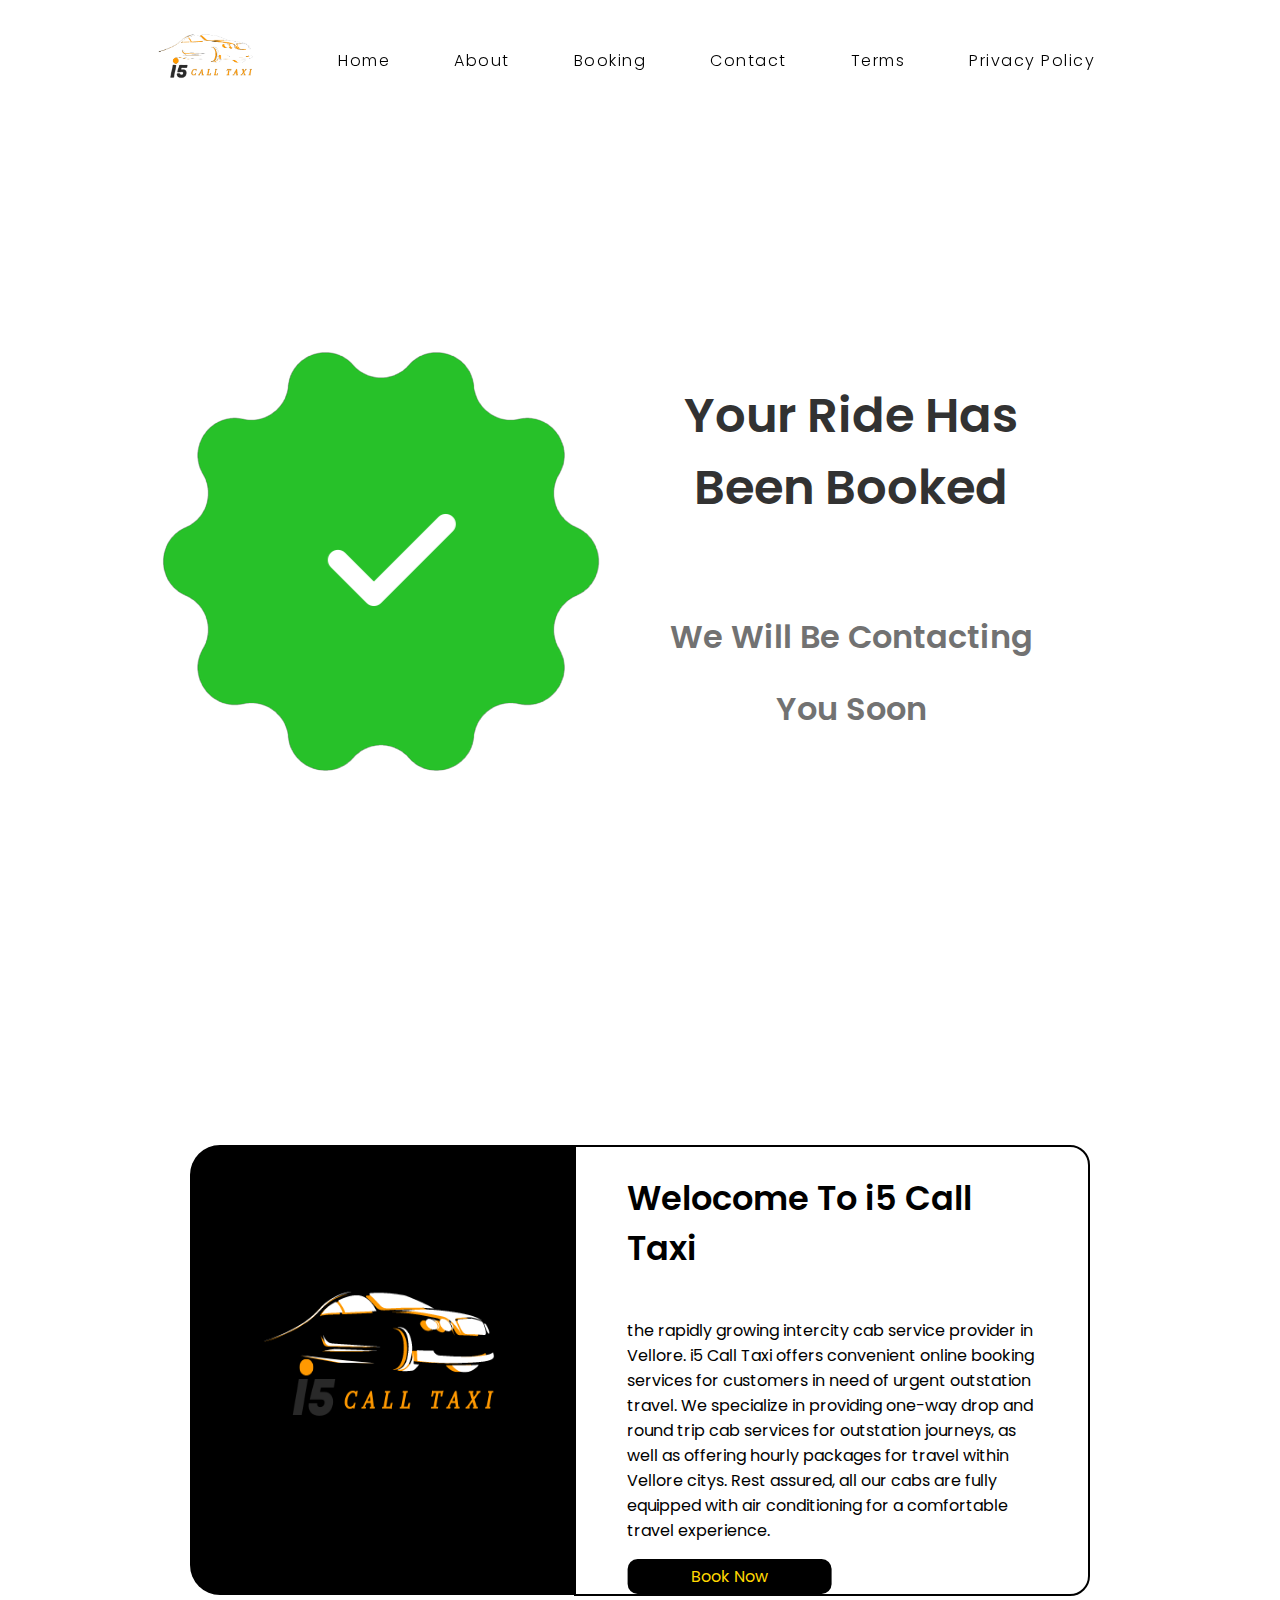
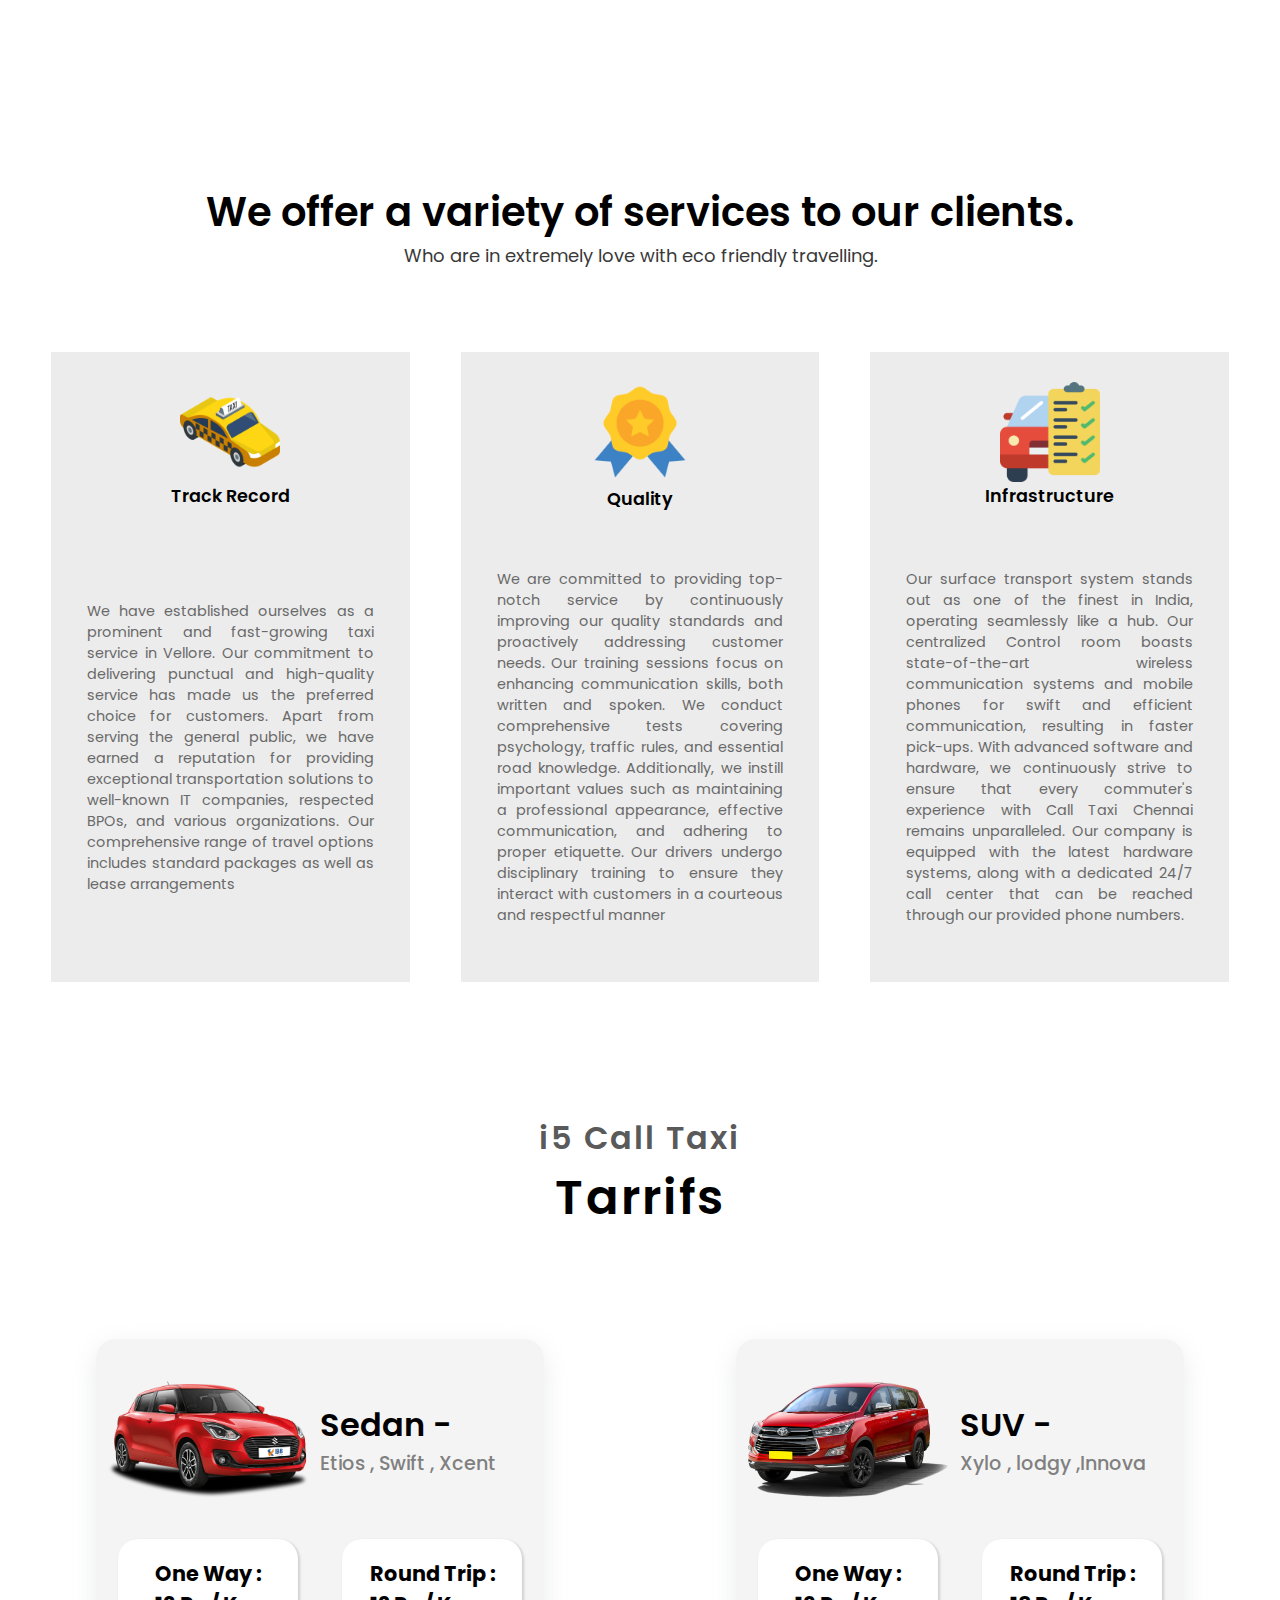
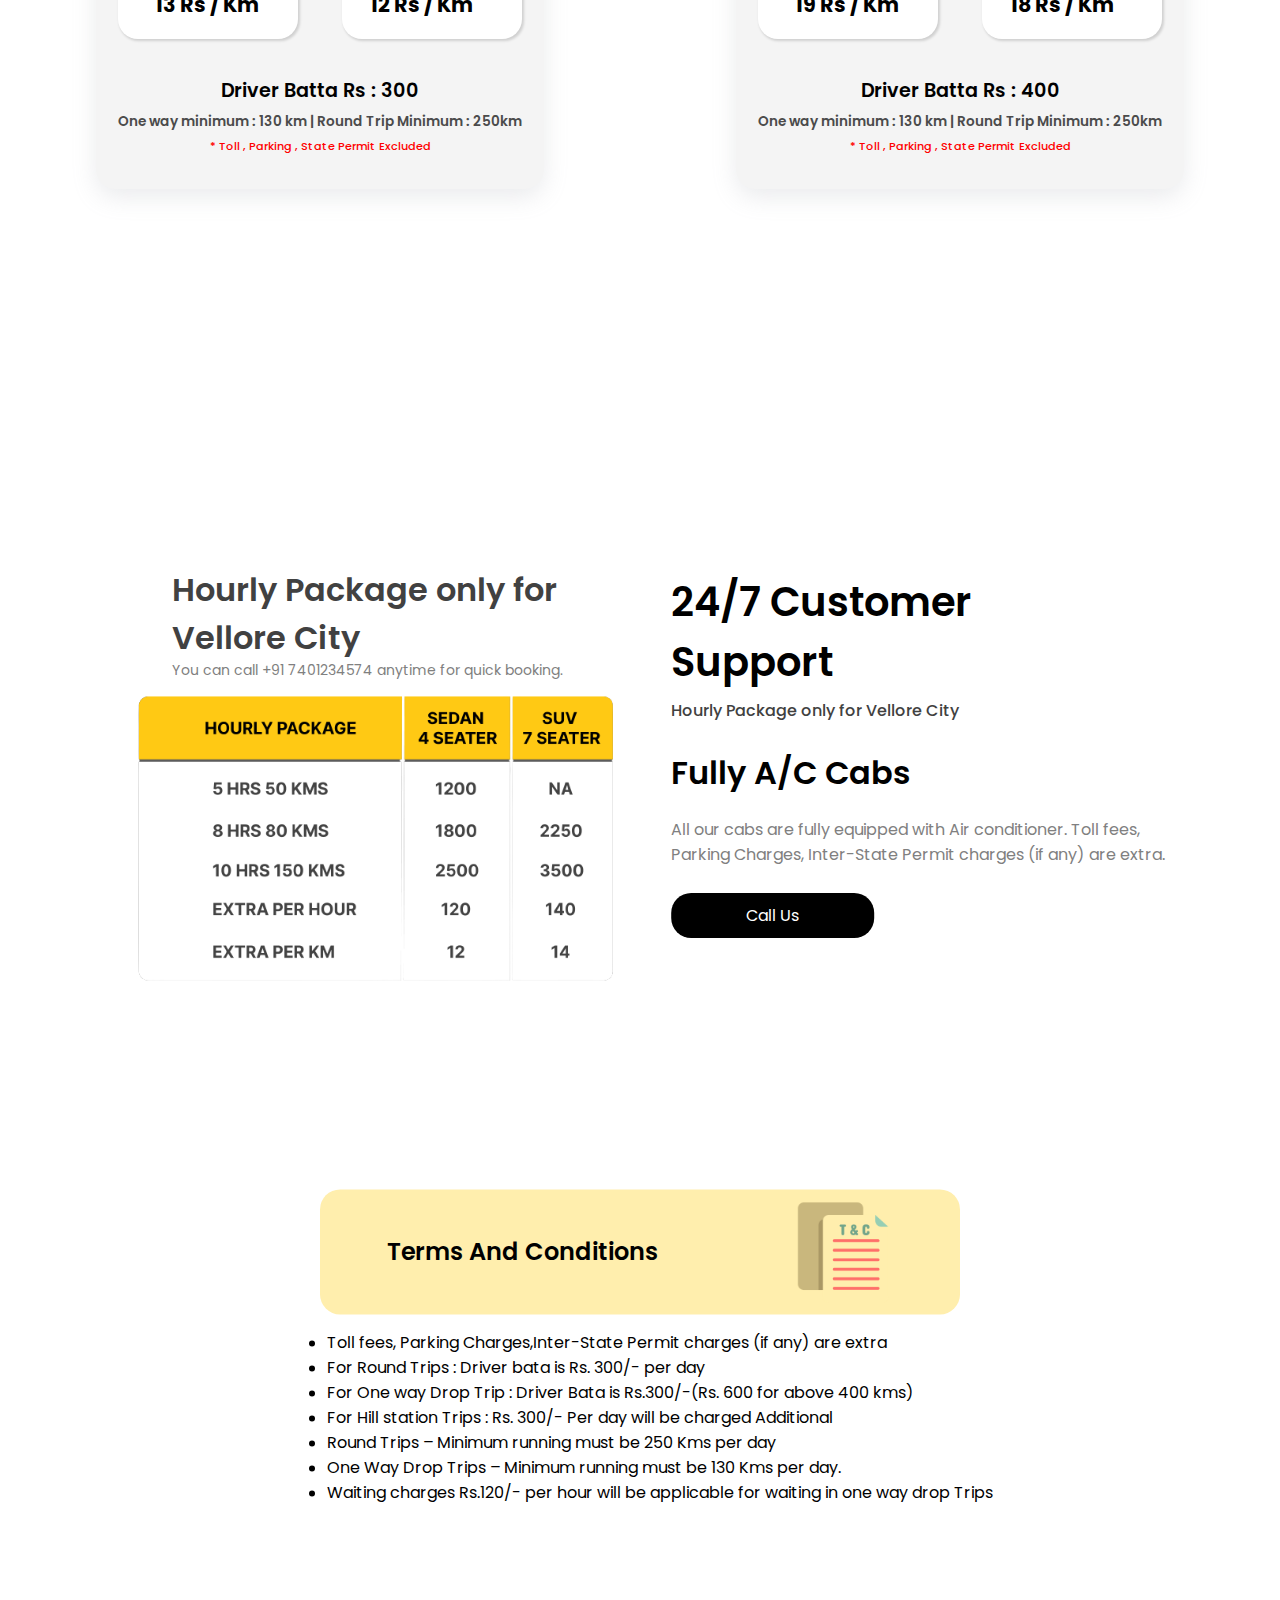
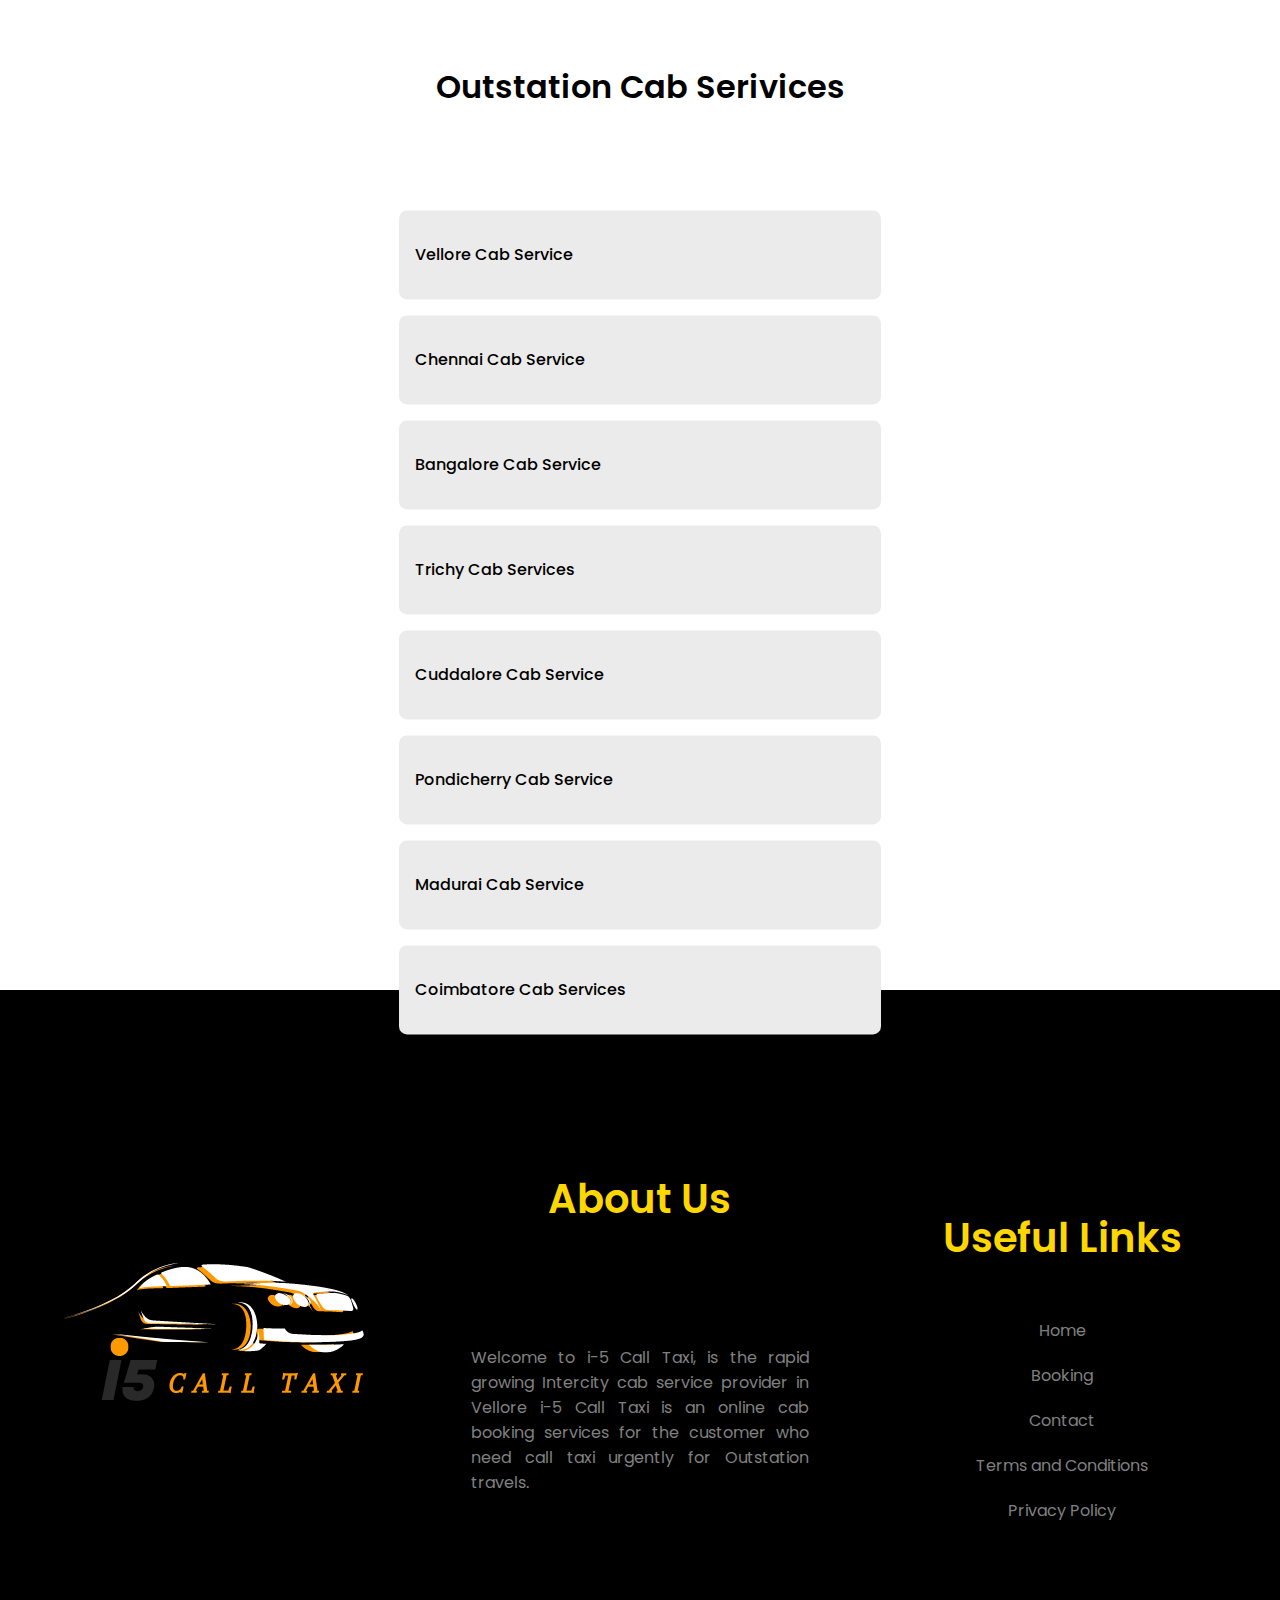
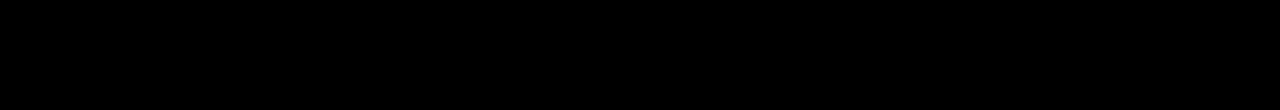
<file: Afterconfirmpage.html>
<!DOCTYPE html>
<html lang="en">
<head>
    <meta charset="UTF-8">
    <meta name="viewport" content="width=device-width, initial-scale=1.0">
    <title>i5CallTaxi | Confirm Ride</title>
    <link rel="stylesheet" href="style.css">
    <link rel="shortcut icon" href="selecttaxi.png" type="image/x-icon">
    <link href='https://fonts.googleapis.com/css?family=Poppins' rel='stylesheet'>
    <script src="https://ajax.googleapis.com/ajax/libs/jquery/3.5.1/jquery.min.js"></script>
    <link rel="stylesheet" href="https://cdnjs.cloudflare.com/ajax/libs/font-awesome/5.15.3/css/all.min.css"/>
    <style>
        @import url('https://fonts.googleapis.com/css?family=Poppins:400,500,600,700&display=swap');

        #active{
            display: none;
        }
        .wrapper{
            display: none;
        }
        i::before{
            display: none;
        }
        /* p{
          margin: 0;padding: 0;
        } */
        .sedandziresecondpart p{
            margin: 0;
        }
        .cabconfirmpagemain{
            width: 100%;
            display: flex;
            justify-content: center;
            align-items: center;
        }
        .cabconfirmpage{
            width: 45%;
            display: flex;
            justify-content: center;
            align-items:center ;

        }
        .drivernotesmain{
            width: 100%;
            display: flex;
            justify-content: center;
            align-items: center;
            text-align: justify;
        }
        .drivernotes{
            width: 80%;
            font-size: 0.8rem;
            display: flex;
            justify-content: center;
            align-items: center;
            flex-direction: column;
        }
        .noteshead{
            text-align: center;
            font-size: 1.5rem;
            font-weight: 600;
            margin: 3%;
        }
        .noteslist{
            font-weight: 500;
            transform: translateX(-5%);
            width: 50%;
        }

        .calllocationplacewise{
          margin: 0;padding: 0;
          display: flex;
          justify-content: center;
          align-items: center;
          font-size: 0.85rem;
        }


        @media only screen and (max-width: 800px){
        body{
            box-sizing: content-box;
            margin: 0;padding: 0;
        }
        i::before{
            display: block;
        }
        .page1::before{
            height: 100vh;
        }
        /* 
        .wrapper{
            display: block;
        } */
        .wrapper{
          position: fixed;
          display: flex;
          top: 0.8%;
          left: 0;
          height: 100%;
          width: 100%;
          background: linear-gradient(-135deg, #ffffff, #ffffff);
          /* background: linear-gradient(375deg, #1cc7d0, #2ede98); */
          /* clip-path: circle(25px at calc(0% + 45px) 45px); */
          clip-path: circle(25px at calc(100% - 45px) 45px);
          transition: all 0.3s ease-in-out;
          color: black;
        
        }
        #active:checked ~ .wrapper{
          clip-path: circle(75%);
          background-color: #202020;
          color: black;
        }
        .menu-btn{
          position: absolute;
          z-index: 2;
          right: 20px;
          /* left: 20px; */
          top: 20%;
          height: 50px;
          width: 50px;
          text-align: center;
          line-height: 50px;
          border-radius: 50%;
          font-size: 20px;
          color: #000000;
          cursor: pointer;
          background: linear-gradient(-135deg, #ffea00,#ffea00);
          /* background: linear-gradient(375deg, #1cc7d0, #2ede98); */
          transition: all 0.3s ease-in-out;
        }
        #active:checked ~ .menu-btn{
          background: #fff;
          color: #fbff00;
        }
        #active:checked ~ .menu-btn i:before{
          content: "\f00d";
        }
        .wrapper ul{
          position: absolute;
          top: 50%;
          left: 50%;
          transform: translate(-53%, -50%);
          list-style: none;
          text-align: center;
          color: black;
          width: 100%;
          display: flex;
          justify-content: center;
          align-items: center;
          flex-direction: column;
        }
        .wrapper ul li{
          margin: 15px 0;
        }
        .wrapper ul li a{
          color: none;
          text-decoration: none;
          font-size:30px;
          font-weight: 500;
          padding: 5px 30px;
          color: #000000;
          position: relative;
          line-height: 50px;
          transition: all 0.3s ease;
        }
        .wrapper ul li a:after{
          position: absolute;
          content: "";
          background: #f6ff00;
          width: 100%;
          height: 50px;
          left: 0;
          border-radius: 50px;
          transform: scaleY(0);
          z-index: -1;
          transition: transform 0.3s ease;
        }
        .wrapper ul li a:hover:after{
          transform: scaleY(1);
        }
        .wrapper ul li a:hover{
          color: #000000;
        }
        input[type="checkbox"]{
          display: none;
        }
        /* p{
          margin: 0;padding: 0;
        } */

        .cabconfirmpagemain{
            width: 100%;
            display: flex;
            justify-content: center;
            align-items: center;
        }
        .cabconfirmpage{
            width: 95%;
            display: flex;
            justify-content: center;
            align-items:center ;
        }
        .drivernotesmain{
            width: 100%;
            display: flex;
            justify-content: center;
            align-items: center;
            text-align: justify;
        }
        .drivernotes{
            width: 100%;
            font-size: 0.8rem;
            display: flex;
            justify-content: center;
            align-items: center;

        }
        .noteshead{
            text-align: center;
            font-size: 1.5rem;
            font-weight: 600;
            margin: 10%;
        }
        .noteslist{
            font-weight: 500;
            transform: translateX(-5%);
            width: 70%;
        }
        .page1::before{
            height: 100vh;
        }
        .sedandziresecondpart p{
            margin: 0;padding: 0;     
        }
        .cardetails,.modeldetails{
            margin: 0;padding: 0;
        }

}
    
    </style>
</head>
<body>

    <div class="preloader" id="preloader">
        <div class="loadingspinner">
            <div id="square1"></div>
            <div id="square2"></div>
            <div id="square3"></div>
            <div id="square4"></div>
            <div id="square5"></div>
          </div>
    </div>

    <div class="headerdiv">
        <header class="header">
            <div class="logoimageheader">
                <img src="mainlogo.png" alt="i5CallTaxi" class="mainlogoimage">
            </div>
            <div class="linksheader">
                <a href="index.html" class="homelink headerlink">Home</a>
                <a href="index.html#page2" class="aboutlink headerlink">About</a>
                <a href="index.html#page1" class="bookinglink headerlink">Booking</a>
                <a href="contactform.html" class="contactlink headerlink">Contact</a>
                <a href="index.html#page5" class="Termslink headerlink">Terms</a>
                <a href="privacypolicypage.html" class="privacylink headerlink">Privacy Policy</a>
            </div>
            
            
        </header>


        <input type="checkbox" id="active">
      <label for="active" class="menu-btn"><i class="fas fa-bars"></i></label>
      <div class="wrapper">
         <ul>
            <li><a href="index.html#page1">Home</a></li>
            <li><a href="index.html#page2">About</a></li>
            <li><a href="index.html#page1">Booking</a></li>
            <li><a href="contactform.html">Contact</a></li>
            <li><a href="index.html#page5">Terms</a></li>
            <li><a href="privacypolicypage.html">Privacy Policy</a></li>
         </ul>
      </div>
    </div>

    <div class="extra"></div>

    <div class="ridebookedanimation">
        <div class="tickmarkanimation">
            <div class="checkmarkbehind">
                <img src="checkmark.png" alt="i5ridebooked" class="tickback">
                <img src="check.png" alt="i5booked" class="tickmark">
            </div>
        </div>
        <div class="textanimation">
           <div class="textfinal">
            Your Ride Has Been Booked <br><br>
            <span class="diffcolor">
                We Will Be Contacting You Soon
            </span>
           </div>
        </div>
    </div>

    <div class="page2">
      <div class="logopage2">
          <img src="i5.png" alt="" width="100%" height="100%" class="logoimgpage2">
      </div>
      <div class="contentpg2">
          <h2 class="welcomeheading">
              Welocome To i5 Call Taxi
          </h2>
          <p class="contentinsidepg2">
              the rapidly growing intercity cab service provider in Vellore. i5 Call Taxi offers convenient online booking services for customers in need of urgent outstation travel. We specialize in providing one-way drop and round trip cab services for outstation journeys, as well as offering hourly packages for travel within Vellore citys. Rest assured, all our cabs are fully equipped with air conditioning for a comfortable travel experience.
          </p>
          <a class="bookpg2button" href="#page1">
              Book Now
          </a>
      </div>
    </div>

    <div class="page3">
      <div class="page3heads">
          <p class="page3head">
              We offer a variety of services to our clients.</p>
      <p class="page3underhead">Who are in extremely love with eco friendly travelling.</p>
      </div>
      
      <div class="page3divs">

          <div class="firstpg3 pg3div">
              <div class="insideheaderandimg">
                  <img src="selecttaxi.png" alt="i5calltaxi" class="insideimage" width="100px" >
                  <p class="insidehead">
                      Track Record
                  </p>
              </div>
              <div class="insidecontent">
                  We have established ourselves as a prominent and fast-growing taxi service in Vellore. Our commitment to delivering punctual and high-quality service has made us the preferred choice for customers. Apart from serving the general public, we have earned a reputation for providing exceptional transportation solutions to well-known IT companies, respected BPOs, and various organizations. Our comprehensive range of travel options includes standard packages as well as lease arrangements
              </div>
          </div>

          <div class="secondpg3 pg3div">
              <div class="insideheaderandimg">
                  <img src="quality.png" alt="i5calltaxi" class="insideimage" width="100px" >
                  <p class="insidehead insidehead2">
                      Quality
                  </p>
              </div>
              <div class="insidecontent">
                  We are committed to providing top-notch service by continuously improving our quality standards and proactively addressing customer needs. Our training sessions focus on enhancing communication skills, both written and spoken. We conduct comprehensive tests covering psychology, traffic rules, and essential road knowledge. Additionally, we instill important values such as maintaining a professional appearance, effective communication, and adhering to proper etiquette. Our drivers undergo disciplinary training to ensure they interact with customers in a courteous and respectful manner
              </div>
          </div>

          <div class="thirdpg3 pg3div">
              <div class="insideheaderandimg">
                  <img src="car.png" alt="i5calltaxi" class="insideimage" width="100px" >
                  <p class="insidehead">
                      Infrastructure
                  </p>
              </div>
              <div class="insidecontent">
                  Our surface transport system stands out as one of the finest in India, operating seamlessly like a hub. Our centralized Control room boasts state-of-the-art wireless communication systems and mobile phones for swift and efficient communication, resulting in faster pick-ups. With advanced software and hardware, we continuously strive to ensure that every commuter's experience with Call Taxi Chennai remains unparalleled. Our company is equipped with the latest hardware systems, along with a dedicated 24/7 call center that can be reached through our provided phone numbers. 
              </div>
          </div>

      </div>
    </div>

    <div class="tarrifpage">
    <p class="tarrifpagehead">
        i5 Call Taxi <br>
        <span class="tarrifheadinside">Tarrifs</span>
    </p>
    <div class="tarrifdivmain">
        <div class="tarrif1sedan tarrifdivinside">
            <div class="carimage">
                <div class="carimageinsideimage">
                    <img src="swify.png" alt="i5calltaxi"  class="carimgimg">
                </div>

                
                <div class="carinfo">
                    <p class="modeltype">Sedan - </p>
                    <p class="modelname">Etios , Swift , Xcent</p>
                </div>
            </div>

            <div class="faredivtarrif">
                <span class="onewaytext">
                    One Way :  <br>13 Rs / Km
                </span>
                <span class="roundtriptext">
                    Round Trip : <br>12 Rs / Km
                </span>
            </div>

            <div class="insttarrif">
                <span class="driverbatta">Driver Batta Rs : 300</span>
                <span class="medtexttarrif">
                    One way minimum : 130 km | Round Trip Minimum : 250km
                </span>
                <span class="smalltexttarrif">
                    * Toll , Parking , State Permit Excluded
                </span>
            </div>

        </div>
        <div class="tarrfi2suv tarrifdivinside">
            <div class="carimage">
                <div class="carimageinsideimage">
                    <img src="kindpng_5738469.png" alt="i5calltaxi" width="200px" class="carimgimg">
                </div>

                
                <div class="carinfo">
                    <p class="modeltype">SUV - </p>
                    <p class="modelname">Xylo , lodgy ,Innova</p>
                </div>
            </div>

            <div class="faredivtarrif">
                <span class="onewaytext">
                    One Way :  <br>19 Rs / Km
                </span>
                <span class="roundtriptext">
                    Round Trip : <br>18 Rs / Km
                </span>
            </div>

            <div class="insttarrif">
                <span class="driverbatta">Driver Batta Rs : 400</span>
                <span class="medtexttarrif">
                    One way minimum : 130 km | Round Trip Minimum : 250km
                </span>
                <span class="smalltexttarrif">
                    * Toll , Parking , State Permit Excluded
                </span>
            </div>
        </div>
    </div>
    </div>

    <div class="page4">
      <div class="page4first">
          <p class="page4irsthead">
              Hourly Package only for Vellore City
          </p>
          <p class="page4firstunderhead">
              You can call +91 7401234574 anytime for quick booking.
          </p>
          <img src="Screenshot__332_-removebg-preview.png" alt="i5Calltaxi" class="page4firstimage">
      </div>
      <div class="page4second">
          <p class="page4secondhead">
              24/7 Customer Support
          </p>
          <p class="page4secondunderhead">
              Hourly Package only for Vellore City
          </p>
          <p class="page4secondminihead">
              Fully A/C Cabs
          </p>
          <p class="page4undercontent">
              All our cabs are fully equipped with Air conditioner. Toll fees, Parking Charges, Inter-State Permit charges (if any) are extra.
          </p>
          <a href="tel:9301303584" target="_self"><div class="callmelinkpage4">Call Us</div></a>

      </div>
    </div>

    <div class="page5">
      <div class="pg5content">
          <div class="page5head">
              Terms And Conditions
              <img src="terms-and-conditions.png" alt="i5calltaxi" class="pg5img">
          </div>
          <div class="termscontentpg5">
              <ul class="termslistpg5">
                  <li>Toll fees, Parking Charges,Inter-State Permit charges (if any) are extra</li>
                  <li>For Round Trips : Driver bata is Rs. 300/- per day</li>
                  <li>For One way Drop Trip : Driver Bata is Rs.300/-(Rs. 600 for above 400 kms)</li>
                  <li>For Hill station Trips : Rs. 300/- Per day will be charged Additional
                  </li>
                  <li>Round Trips – Minimum running must be 250 Kms per day</li>
                  <li>One Way Drop Trips – Minimum running must be 130 Kms per day.</li>
                  <li>Waiting charges Rs.120/- per hour will be applicable for waiting in one way drop Trips</li>

              </ul>
          </div>
      </div>
    </div>

    <!-- <h1 class="page6head">
      Vellore Drop Taxi - <br> Major Places
    </h1>

    <div class="page6">
      

      <div class="velloretochennai placewisecategory">
          <div class="locationinsidepg6">
              <div class="fromdest" id="fromdest1">Vellore</div>
              <div class="destinationicon">
                  <img src="exchange.png" alt="i5calltaxi" class="destinationicon">
              </div>
              <div class="todest" id="todest1">Chennai</div>

              <div class="callbuttonslocation">
              <button class="booklocationplacewise" onclick="placewisebuttonbook1()">Book Now</button>
              <a href="tel:8220100542"  class="calllocationplacewise">Call Now</a>
              </div>
          </div>
      </div>

      <div class="velloretobangalore placewisecategory">
          <div class="locationinsidepg6">
              <div class="fromdest" id="fromdest2">Vellore</div>
              <div class="destinationicon">
                  <img src="exchange.png" alt="i5calltaxi" class="destinationicon">
              </div>
              <div class="todest" id="todest2">Bangalore</div>
              <div class="callbuttonslocation">
              <button class="booklocationplacewise" onclick="placewisebuttonbook2()">Book Now</button>
              <a href="tel:8220100542"  class="calllocationplacewise">Call Now</a>
              </div>
          </div>
      </div>

      <div class="velloretopondicherry placewisecategory">
          <div class="locationinsidepg6">
              <div class="fromdest" id="fromdest3">Vellore</div>
              <div class="destinationicon">
                  <img src="exchange.png" alt="i5calltaxi" class="destinationicon">
              </div>
              <div class="todest" id="todest3">Pondicherry</div>
              <div class="callbuttonslocation">
              <button class="booklocationplacewise" onclick="placewisebuttonbook3()">Book Now</button>
              <a href="tel:8220100542"  class="calllocationplacewise">Call Now</a>
              </div>
          </div>
      </div> 

      <div class="velloretotrichy placewisecategory">
          <div class="locationinsidepg6">
              <div class="fromdest" id="fromdest4">Vellore</div>
              <div class="destinationicon">
                  <img src="exchange.png" alt="i5calltaxi" class="destinationicon">
              </div>
              <div class="todest" id="todest4">Trichy</div>
              <div class="callbuttonslocation">
              <button class="booklocationplacewise" onclick="placewisebuttonbook4()">Book Now</button>
              <a href="tel:8220100542"  class="calllocationplacewise">Call Now</a>
              </div>
          </div>
      </div> 

      <div class="velloretocuddalore placewisecategory">
          <div class="locationinsidepg6">
              <div class="fromdest" id="fromdest5">Vellore</div>
              <div class="destinationicon">
                  <img src="exchange.png" alt="i5calltaxi" class="destinationicon">
              </div>
              <div class="todest" id="todest5">Cuddalore</div>
              <div class="callbuttonslocation">
              <button class="booklocationplacewise" onclick="placewisebuttonbook5()">Book Now</button>
              <a href="tel:8220100542"  class="calllocationplacewise">Call Now</a>
              </div>
          </div>
      </div> 

      <div class="velloretomadurai placewisecategory">
          <div class="locationinsidepg6">
              <div class="fromdest" id="fromdest6">Vellore</div>
              <div class="destinationicon">
                  <img src="exchange.png" alt="i5calltaxi" class="destinationicon">
              </div>
              <div class="todest" id="todest6">Madurai</div>
              <div class="callbuttonslocation">
              <button class="booklocationplacewise" onclick="placewisebuttonbook6()">Book Now</button>
              <a href="tel:8220100542"  class="calllocationplacewise">Call Now</a>
              </div>
          </div>
      </div> 

      <div class="velloretokumbakonam placewisecategory">
          <div class="locationinsidepg6">
              <div class="fromdest" id="fromdest7">Vellore</div>
              <div class="destinationicon">
                  <img src="exchange.png" alt="i5calltaxi" class="destinationicon">
              </div>
              <div class="todest" id="todest7">Kumbakonam</div>
              <div class="callbuttonslocation">
              <button class="booklocationplacewise" onclick="placewisebuttonbook7()">Book Now</button>
              <a href="tel:8220100542"  class="calllocationplacewise">Call Now</a>
              </div>
          </div>
      </div> 

      <div class="velloretovadalur placewisecategory">
          <div class="locationinsidepg6">
              <div class="fromdest" id="fromdest8">Vellore</div>
              <div class="destinationicon">
                  <img src="exchange.png" alt="i5calltaxi" class="destinationicon">
              </div>
              <div class="todest" id="todest8">Vadalur</div>
              <div class="callbuttonslocation">
              <button class="booklocationplacewise" onclick="placewisebuttonbook8()">Book Now</button>
              <a href="tel:8220100542"  class="calllocationplacewise">Call Now</a>
              </div>
          </div>
      </div> 

      <div class="velloretoneyveli placewisecategory">
          <div class="locationinsidepg6">
              <div class="fromdest" id="fromdest9">Vellore</div>
              <div class="destinationicon">
                  <img src="exchange.png" alt="i5calltaxi" class="destinationicon">
              </div>
              <div class="todest" id="todest9">Neyveli</div>
              <div class="callbuttonslocation">
              <button class="booklocationplacewise" onclick="placewisebuttonbook9()">Book Now</button>
              <a href="tel:8220100542"  class="calllocationplacewise">Call Now</a>
              </div>
          </div>
      </div> 

      <div class="velloretothanjavur placewisecategory">
          <div class="locationinsidepg6">
              <div class="fromdest" id="fromdest10">Vellore</div>
              <div class="destinationicon">
                  <img src="exchange.png" alt="i5calltaxi" class="destinationicon">
              </div>
              <div class="todest" id="todest10">Thanjavur</div>
              <div class="callbuttonslocation">
              <button class="booklocationplacewise" onclick="placewisebuttonbook10()">Book Now</button>
              <a href="tel:8220100542"  class="calllocationplacewise">Call Now</a>
              </div>
          </div>
      </div> 

      <div class="velloretokanyakumari placewisecategory">
          <div class="locationinsidepg6">
              <div class="fromdest" id="fromdest11">Vellore</div>
              <div class="destinationicon">
                  <img src="exchange.png" alt="i5calltaxi" class="destinationicon">
              </div>
              <div class="todest" id="todest11">Kanyakumari</div>
              <div class="callbuttonslocation">
              <button class="booklocationplacewise" onclick="placewisebuttonbook11()">Book Now</button>
              <a href="tel:8220100542"  class="calllocationplacewise">Call Now</a>
              </div>
          </div>
      </div> 

      <div class="velloretotirunelveli placewisecategory">
          <div class="locationinsidepg6">
              <div class="fromdest" id="fromdest12"13>Vellore</div>
              <div class="destinationicon">
                  <img src="exchange.png" alt="i5calltaxi" class="destinationicon">
              </div>
              <div class="todest" id="todest12">Tirunelveli</div>
              <div class="callbuttonslocation">
              <button class="booklocationplacewise" onclick="placewisebuttonbook12()">Book Now</button>
              <a href="tel:8220100542"  class="calllocationplacewise">Call Now</a>
              </div>
          </div>
      </div> 

      <div class="velloretocoimbatore placewisecategory">
          <div class="locationinsidepg6">
              <div class="fromdest" id="fromdest13">Vellore</div>
              <div class="destinationicon">
                  <img src="exchange.png" alt="i5calltaxi" class="destinationicon">
              </div>
              <div class="todest" id="todest13">Coimbatore</div>
              <div class="callbuttonslocation">
              <button class="booklocationplacewise" onclick="placewisebuttonbook13()">Book Now</button>
              <a href="tel:8220100542"  class="calllocationplacewise">Call Now</a>
              </div>
          </div>
      </div> 
  

    </div> -->

    <div class="differentcitieslinks">
        <div class="diffcitieshead">
            Outstation Cab Serivices
        </div>
        <div class="accordion">

            <div class="accordion-item Vellore">
            <input type="checkbox" id="item-10" class="inpcheck" />
            <label for="item-10" class="accordion-header">
              <span>Vellore Cab Service</span>
              <span class="arrow">
                <i class="fa-solid fa-caret-right"></i>
              </span>
            </label>
            <div class="accordion-content">
              <p class="linkptag">
                <ul class="linklistptag">
                  <li>
                      <a href="#" class="locationptaglink" onclick="a1i1l12()"><span id="a1i1l1">Vellore</span> &nbsp; to &nbsp;<span id="a1i1l2">Trichy</span> </a>
                  </li>
                  <li>
                      <a href="#" class="locationptaglink">Vellore To Cuddalore </a>
                  </li>
                  <li>
                      <a href="#" class="locationptaglink" onclick="a1i2l12()"><span id="a1i2l1">Vellore</span> &nbsp; to &nbsp;<span id="a1i2l2">Pondicherry</span></a>
                  </li>
                  <li>
                      <a href="#" class="locationptaglink" onclick="a1i3l12()"><span id="a1i3l1">Vellore</span> &nbsp; to &nbsp;<span id="a1i3l2">Madurai</span></a>
                  </li>
                  <li>
                      <a href="#" class="locationptaglink" onclick="a1i4l12()"><span id="a1i4l1">Vellore</span> &nbsp; to &nbsp;<span id="a1i4l2">Kumbakonam</span></a>
                  </li>
                  <li>
                      <a href="#" class="locationptaglink" onclick="a1i5l12()"><span id="a1i5l1">Vellore</span> &nbsp; to &nbsp;<span id="a1i5l2">Vadalur</span></a>
                  </li>
                  <li>
                      <a href="#" class="locationptaglink" onclick="a1i6l12()"><span id="a1i6l1">Vellore</span> &nbsp; to &nbsp;<span id="a1i6l2">Neyveli</span></a>
                  </li>
                  <li>
                      <a href="#" class="locationptaglink" onclick="a1i7l12()"><span id="a1i7l1">Vellore</span> &nbsp; to &nbsp;<span id="a1i7l2">Thanjavur</span></a>
                  </li>
                  <li>
                      <a href="#" class="locationptaglink" onclick="a1i8l12()"><span id="a1i8l1">Vellore</span> &nbsp; to &nbsp;<span id="a1i8l2">Chennai</span></a>
                  </li>
                  <li>
                      <a href="#" class="locationptaglink" onclick="a1i9l12()"><span id="a1i9l1">Vellore</span> &nbsp; to &nbsp;<span id="a1i9l2">Bangalore</span></a>
                  </li>
                  <li>
                      <a href="#" class="locationptaglink" onclick="a1i10l12()"><span id="a1i10l1">Vellore</span> &nbsp; to &nbsp;<span id="a1i10l2">Kanyakumari</span></a>
                  </li>
                  <li>
                      <a href="#" class="locationptaglink" onclick="a1i11l12()"><span id="a1i11l1">Vellore</span> &nbsp; to &nbsp;<span id="a1i11l2">Tirunerveli</span></a>
                  </li>
                  <li>
                      <a href="#" class="locationptaglink" onclick="a1i12l12()"><span id="a1i12l1">Vellore</span> &nbsp; to &nbsp;<span id="a1i12l2">Coimbatore</span></a>
                  </li>
  
                </ul>
              </p>
            </div>
            </div>

            <div class="accordion-item chennai">
          <input type="checkbox" id="item-1" class="inpcheck" />
          <label for="item-1" class="accordion-header">
            <span>Chennai Cab Service</span>
            <span class="arrow">
              <i class="fa-solid fa-caret-right"></i>
            </span>
          </label>
          <div class="accordion-content">
            <p class="linkptag">
              <ul class="linklistptag">
                <li>
                    <a href="#" class="locationptaglink" onclick="a2i1l12()"><span id="a2i1l1">Chennai</span> &nbsp; to &nbsp;<span id="a2i1l2">Trichy</span></a>
                </li>
                <li>
                    <a href="#" class="locationptaglink" onclick="a2i2l12()"><span id="a2i2l1">Chennai</span> &nbsp; to &nbsp;<span id="a2i2l2">Cuddalore</span></a>
                </li>
                <li>
                    <a href="#" class="locationptaglink" onclick="a2i3l12()"><span id="a2i3l1">Chennai</span> &nbsp; to &nbsp;<span id="a2i3l2">Pondicherry</span></a>
                </li>
                <li>
                    <a href="#" class="locationptaglink" onclick="a2i4l12()"><span id="a2i4l1">Chennai</span> &nbsp; to &nbsp;<span id="a2i4l2">Madurai</span></a>
                </li>
                <li>
                    <a href="#" class="locationptaglink" onclick="a2i5l12()"><span id="a2i5l1">Chennai</span> &nbsp; to &nbsp;<span id="a2i5l2">Kumbakonam</span></a>
                </li>
                <li>
                    <a href="#" class="locationptaglink" onclick="a2i6l12()"><span id="a2i6l1">Chennai</span> &nbsp; to &nbsp;<span id="a2i6l2">Vadalur</span></a>
                </li>
                <li>
                    <a href="#" class="locationptaglink" onclick="a2i7l12()"><span id="a2i7l1">Chennai</span> &nbsp; to &nbsp;<span id="a2i7l2">Neyveli</span></a>
                </li>
                <li>
                    <a href="#" class="locationptaglink" onclick="a2i8l12()"><span id="a2i2l1">Chennai</span> &nbsp; to &nbsp;<span id="a2i2l2">Thanjavur</span></a>
                </li>
                <li>
                    <a href="#" class="locationptaglink" onclick="a2i9l12()"><span id="a2i9l1">Chennai</span> &nbsp; to &nbsp;<span id="a2i9l2">Vellore</span></a>
                </li>
                <li>
                    <a href="#" class="locationptaglink" onclick="a2i10l12()"><span id="a2i10l1">Chennai</span> &nbsp; to &nbsp;<span id="a2i10l2">Bangalore</span></a>
                </li>
                <li>
                    <a href="#" class="locationptaglink" onclick="a2i11l12()"><span id="a2i11l1">Chennai</span> &nbsp; to &nbsp;<span id="a2i11l2">Kanyakumari</span></a>
                </li>
                <li>
                    <a href="#" class="locationptaglink" onclick="a2i12l12()"><span id="a2i12l1">Chennai</span> &nbsp; to &nbsp;<span id="a2i12l2">Tirunerveli</span> </a>
                </li>
                <li>
                    <a href="#" class="locationptaglink" onclick="a2i13l12()"><span id="a2i13l1">Chennai</span> &nbsp; to &nbsp;<span id="a2i13l2">Coimbatore</span></a>
                </li>

              </ul>
            </p>
          </div>
            </div>

            <div class="accordion-item Bangalore">
            <input type="checkbox" id="item-2" class="inpcheck"/>
            <label for="item-2" class="accordion-header">
              <span>Bangalore Cab Service</span>
              <span class="arrow">
                <i class="fa-solid fa-caret-right"></i>
              </span>
            </label>
            <div class="accordion-content">
                <p class="linkptag">
                    <ul class="linklistptag">
                      <li>
                          <a href="#" class="locationptaglink" onclick="a3i1l12()"><span id="a3i1l1">Bangalore</span> &nbsp; to &nbsp;<span id="a3i1l2">Trichy</span></a>
                      </li>
                      <li>
                          <a href="#" class="locationptaglink" onclick="a3i2l12()"><span id="a3i2l1">Bangalore</span> &nbsp; to &nbsp;<span id="a3i2l2">Cuddalore</span></a>
                      </li>
                      <li>
                          <a href="#" class="locationptaglink" onclick="a3i3l12()"><span id="a3i3l1">Bangalore</span> &nbsp; to &nbsp;<span id="a3i3l2">Pondicherry</span></a>
                      </li>
                      <li>
                          <a href="#" class="locationptaglink" onclick="a3i4l12()"><span id="a3i4l1">Bangalore</span> &nbsp; to &nbsp;<span id="a3i4l2">Madurai</span></a>
                      </li>
                      <li>
                          <a href="#" class="locationptaglink" onclick="a3i5l12()"><span id="a3i5l1">Bangalore</span>&nbsp; to <span id="a3i5l2">Kumbakonam</span></a>
                      </li>
                      <li>
                          <a href="#" class="locationptaglink" onclick="a3i6l12()"><span id="a3i6l1">Bangalore</span> &nbsp; to &nbsp;<span id="a3i6l2">Vadalur</span></a>
                      </li>
                      <li>
                          <a href="#" class="locationptaglink" onclick="a3i7l12()"><span id="a3i7l1">Bangalore</span> &nbsp; to &nbsp;<span id="a3i7l2">Neyveli</span> </a>
                      </li>
                      <li>
                          <a href="#" class="locationptaglink" onclick="a3i8l12()"><span id="a3i8l1">Bangalore</span> &nbsp; to &nbsp;<span id="a3i8l2">Thanjavur</span></a>
                      </li>
                      <li>
                          <a href="#" class="locationptaglink" onclick="a3i9l12()"><span id="a3i9l1">Bangalore</span> &nbsp; to &nbsp;<span id="a3i9l2">Vellore</span></a>
                      </li>
                      <li>
                          <a href="#" class="locationptaglink" onclick="a3i10l12()"><span id="a3i10l1">Bangalore</span> &nbsp; to &nbsp;<span id="a3i10l2">Chennai</span></a>
                      </li>
                      <li>
                          <a href="#" class="locationptaglink" onclick="a3i11l12()"><span id="a3i11l1">Bangalore</span> &nbsp; to &nbsp;<span id="a3i11l2">Kanyakumari</span></a>
                      </li>
                      <li>
                          <a href="#" class="locationptaglink" onclick="a3i12l12()"><span id="a3i12l1">Bangalore</span> &nbsp; to &nbsp;<span id="a3i12l2">Tirunerveli</span> </a>
                      </li>
                      <li>
                          <a href="#" class="locationptaglink" onclick="a3i13l12()"><span id="a3i13l1">Bangalore</span> &nbsp; to &nbsp;<span id="a3i13l2">Coimbatore</span></a>
                      </li>
      
                    </ul>
                  </p>
            </div>
            </div>

            <div class="accordion-item trichy">
            <input type="checkbox" id="item-4" class="inpcheck" />
            <label for="item-4" class="accordion-header">
              <span>Trichy Cab Services</span>
              <span class="arrow">
                <i class="fa-solid fa-caret-right"></i>
              </span>
            </label>
            <div class="accordion-content">
                <p class="linkptag">
                    <ul class="linklistptag">
                      <li>
                          <a href="#" class="locationptaglink" onclick="a4i1l12()"><span id="a4i1l1">Trichy</span> &nbsp; to &nbsp;<span id="a4i1l2">Chennai</span></a>
                      </li>
                      <li>
                          <a href="#" class="locationptaglink" onclick="a4i2l12()"><span id="a4i2l1">Trichy</span> &nbsp; to &nbsp;<span id="a4i2l2">Cuddalore</span></a>
                      </li>
                      <li>
                          <a href="#" class="locationptaglink" onclick="a4i3l12()"><span id="a4i3l1">Trichy</span> &nbsp; to &nbsp;<span id="a4i3l2">Pondicherry</span></a>
                      </li>
                      <li>
                          <a href="#" class="locationptaglink" onclick="a4i4l12()"><span id="a4i4l1">Trichy</span> &nbsp; to &nbsp;<span id="a4i4l2">Madurai</span></a>
                      </li>
                      <li>
                          <a href="#" class="locationptaglink" onclick="a4i5l12()"><span id="a4i5l1">Trichy</span> &nbsp; to &nbsp;<span id="a4i5l2">Kumbakonam</span></a>
                      </li>
                      <li>
                          <a href="#" class="locationptaglink" onclick="a4i6l12()"><span id="a4i6l1">Trichy</span> &nbsp; to &nbsp;<span id="a4i6l2">Vadalur</span></a>
                      </li>
                      <li>
                          <a href="#" class="locationptaglink" onclick="a4i7l12()"><span id="a4i7l1">Trichy</span> &nbsp; to &nbsp;<span id="a4i7l2">Neyveli</span></a>
                      </li>
                      <li>
                          <a href="#" class="locationptaglink" onclick="a4i8l12()"><span id="a4i8l1">Trichy</span> &nbsp; to &nbsp;<span id="a4i8l2">Thanjavur</span></a>
                      </li>
                      <li>
                          <a href="#" class="locationptaglink" onclick="a4i9l12()"><span id="a4i9l1">Trichy</span> &nbsp; to &nbsp;<span id="a4i9l2">Vellore</span></a>
                      </li>
                      <li>
                          <a href="#" class="locationptaglink" onclick="a4i10l12()"><span id="a4i10l1">Trichy</span> &nbsp; to &nbsp;<span id="a4i10l2">Bangalore</span></a>
                      </li>
                      <li>
                          <a href="#" class="locationptaglink" onclick="a4i11l12()"><span id="a4i11l1">Trichy</span> &nbsp; to &nbsp;<span id="a4i11l2">Kanyakumari</span></a>
                      </li>
                      <li>
                          <a href="#" class="locationptaglink" onclick="a4i12l12()"><span id="a4i12l1">Trichy</span> &nbsp; to &nbsp;<span id="a4i12l2">Tirunerveli</span></a>
                      </li>
                      <li>
                          <a href="#" class="locationptaglink" onclick="a4i13l12()"><span id="a4i13l1">Trichy</span> &nbsp; to &nbsp;<span id="a4i13l2">Coimbatore</span> </a>
                      </li>
      
                    </ul>
                </p>
            </div>
            </div>

            <div class="accordion-item Cuddalore">
                <input type="checkbox" id="item-11" class="inpcheck" />
                <label for="item-11" class="accordion-header">
                  <span>Cuddalore Cab Service</span>
                  <span class="arrow">
                    <i class="fa-solid fa-caret-right"></i>
                  </span>
                </label>
                <div class="accordion-content">
                  <p class="linkptag">
                    <ul class="linklistptag">
                      <li>
                          <a href="#" class="locationptaglink" onclick="a5i1l12()"><span id="a5i1l1">Cuddalore</span> &nbsp; to &nbsp;<span id="a5i1l2">Trichy</span> </a>
                      </li>
                      <li>
                          <a href="#" class="locationptaglink">Cuddalore To Cuddalore </a>
                      </li>
                      <li>
                          <a href="#" class="locationptaglink" onclick="a5i2l12()"><span id="a5i2l1">Cuddalore</span> &nbsp; to &nbsp;<span id="a5i2l2">Pondicherry</span></a>
                      </li>
                      <li>
                          <a href="#" class="locationptaglink" onclick="a5i3l12()"><span id="a5i3l1">Cuddalore</span> &nbsp; to &nbsp;<span id="a5i3l2">Madurai</span></a>
                      </li>
                      <li>
                          <a href="#" class="locationptaglink" onclick="a5i4l12()"><span id="a5i4l1">Cuddalore</span> &nbsp; to &nbsp;<span id="a5i4l2">Kumbakonam</span></a>
                      </li>
                      <li>
                          <a href="#" class="locationptaglink" onclick="a5i5l12()"><span id="a5i5l1">Cuddalore</span> &nbsp; to &nbsp;<span id="a5i5l2">Vadalur</span></a>
                      </li>
                      <li>
                          <a href="#" class="locationptaglink" onclick="a5i6l12()"><span id="a5i6l1">Cuddalore</span> &nbsp; to &nbsp;<span id="a5i6l2">Neyveli</span></a>
                      </li>
                      <li>
                          <a href="#" class="locationptaglink" onclick="a5i7l12()"><span id="a5i7l1">Cuddalore</span> &nbsp; to &nbsp;<span id="a5i7l2">Thanjavur</span></a>
                      </li>
                      <li>
                          <a href="#" class="locationptaglink" onclick="a5i8l12()"><span id="a5i8l1">Cuddalore</span> &nbsp; to &nbsp;<span id="a5i8l2">Chennai</span></a>
                      </li>
                      <li>
                          <a href="#" class="locationptaglink" onclick="a5i9l12()"><span id="a5i9l1">Cuddalore</span> &nbsp; to &nbsp;<span id="a5i9l2">Bangalore</span></a>
                      </li>
                      <li>
                          <a href="#" class="locationptaglink" onclick="a5i10l12()"><span id="a5i10l1">Cuddalore</span> &nbsp; to &nbsp;<span id="a5i10l2">Kanyakumari</span></a>
                      </li>
                      <li>
                          <a href="#" class="locationptaglink" onclick="a5i11l12()"><span id="a5i11l1">Cuddalore</span> &nbsp; to &nbsp;<span id="a5i11l2">Tirunerveli</span></a>
                      </li>
                      <li>
                          <a href="#" class="locationptaglink" onclick="a5i12l12()"><span id="a5i12l1">Cuddalore</span> &nbsp; to &nbsp;<span id="a5i12l2">Coimbatore</span></a>
                      </li>
      
                    </ul>
                  </p>
                </div>
            </div>
    
            <div class="accordion-item Pondicherry">
              <input type="checkbox" id="item-13" class="inpcheck" />
              <label for="item-13" class="accordion-header">
                <span>Pondicherry Cab Service</span>
                <span class="arrow">
                  <i class="fa-solid fa-caret-right"></i>
                </span>
              </label>
              <div class="accordion-content">
                <p class="linkptag">
                  <ul class="linklistptag">
                    <li>
                        <a href="#" class="locationptaglink" onclick="a6i1l12()"><span id="a6i1l1">Pondicherry</span> &nbsp; to &nbsp;<span id="a6i1l2">Trichy</span></a>
                    </li>
                    <li>
                        <a href="#" class="locationptaglink" onclick="a6i2l12()"><span id="a6i2l1">Pondicherry</span> &nbsp; to &nbsp;<span id="a6i2l2">Cuddalore</span></a>
                    </li>
                    <li>
                        <a href="#" class="locationptaglink" onclick="a6i3l12()"><span id="a6i3l1">Pondicherry</span> &nbsp; to &nbsp;<span id="a6i3l2">Pondicherry</span></a>
                    </li>
                    <li>
                        <a href="#" class="locationptaglink" onclick="a6i4l12()"><span id="a6i4l1">Pondicherry</span> &nbsp; to &nbsp;<span id="a6i4l2">Madurai</span></a>
                    </li>
                    <li>
                        <a href="#" class="locationptaglink" onclick="a6i5l12()"><span id="a6i5l1">Pondicherry</span> &nbsp; to &nbsp;<span id="a6i5l2">Kumbakonam</span></a>
                    </li>
                    <li>
                        <a href="#" class="locationptaglink" onclick="a6i6l12()"><span id="a6i6l1">Pondicherry</span> &nbsp; to &nbsp;<span id="a6i6l2">Vadalur</span></a>
                    </li>
                    <li>
                        <a href="#" class="locationptaglink" onclick="a6i7l12()"><span id="a6i7l1">Pondicherry</span> &nbsp; to &nbsp;<span id="a6i7l2">Neyveli</span></a>
                    </li>
                    <li>
                        <a href="#" class="locationptaglink" onclick="a6i8l12()"><span id="a6i2l1">Pondicherry</span> &nbsp; to &nbsp;<span id="a6i2l2">Thanjavur</span></a>
                    </li>
                    <li>
                        <a href="#" class="locationptaglink" onclick="a6i9l12()"><span id="a6i9l1">Pondicherry</span> &nbsp; to &nbsp;<span id="a6i9l2">Vellore</span></a>
                    </li>
                    <li>
                        <a href="#" class="locationptaglink" onclick="a6i10l12()"><span id="a6i10l1">Pondicherry</span> &nbsp; to &nbsp;<span id="a6i10l2">Bangalore</span></a>
                    </li>
                    <li>
                        <a href="#" class="locationptaglink" onclick="a6i11l12()"><span id="a6i11l1">Pondicherry</span> &nbsp; to &nbsp;<span id="a6i11l2">Kanyakumari</span></a>
                    </li>
                    <li>
                        <a href="#" class="locationptaglink" onclick="a6i12l12()"><span id="a6i12l1">Pondicherry</span> &nbsp; to &nbsp;<span id="a6i12l2">Tirunerveli</span> </a>
                    </li>
                    <li>
                        <a href="#" class="locationptaglink" onclick="a6i13l12()"><span id="a6i13l1">Pondicherry</span> &nbsp; to &nbsp;<span id="a6i13l2">Coimbatore</span></a>
                    </li>
    
                  </ul>
                </p>
              </div>
            </div>
    
            <div class="accordion-item Madurai">
                <input type="checkbox" id="item-20" class="inpcheck"/>
                <label for="item-20" class="accordion-header">
                  <span>Madurai Cab Service</span>
                  <span class="arrow">
                    <i class="fa-solid fa-caret-right"></i>
                  </span>
                </label>
                <div class="accordion-content">
                    <p class="linkptag">
                        <ul class="linklistptag">
                          <li>
                              <a href="#" class="locationptaglink" onclick="a7i1l12()"><span id="a7i1l1">Madurai</span> &nbsp; to &nbsp;<span id="a7i1l2">Trichy</span></a>
                          </li>
                          <li>
                              <a href="#" class="locationptaglink" onclick="a7i2l12()"><span id="a7i2l1">Madurai</span> &nbsp; to &nbsp;<span id="a7i2l2">Cuddalore</span></a>
                          </li>
                          <li>
                              <a href="#" class="locationptaglink" onclick="a7i3l12()"><span id="a7i3l1">Madurai</span> &nbsp; to &nbsp;<span id="a7i3l2">Pondicherry</span></a>
                          </li>
                          <li>
                              <a href="#" class="locationptaglink" onclick="a7i4l12()"><span id="a7i4l1">Madurai</span> &nbsp; to &nbsp;<span id="a7i4l2">Madurai</span></a>
                          </li>
                          <li>
                              <a href="#" class="locationptaglink" onclick="a7i5l12()"><span id="a7i5l1">Madurai</span>&nbsp; to <span id="a7i5l2">Kumbakonam</span></a>
                          </li>
                          <li>
                              <a href="#" class="locationptaglink" onclick="a7i6l12()"><span id="a7i6l1">Madurai</span> &nbsp; to &nbsp;<span id="a7i6l2">Vadalur</span></a>
                          </li>
                          <li>
                              <a href="#" class="locationptaglink" onclick="a7i7l12()"><span id="a7i7l1">Madurai</span> &nbsp; to &nbsp;<span id="a7i7l2">Neyveli</span> </a>
                          </li>
                          <li>
                              <a href="#" class="locationptaglink" onclick="a7i8l12()"><span id="a7i8l1">Madurai</span> &nbsp; to &nbsp;<span id="a7i8l2">Thanjavur</span></a>
                          </li>
                          <li>
                              <a href="#" class="locationptaglink" onclick="a7i9l12()"><span id="a7i9l1">Madurai</span> &nbsp; to &nbsp;<span id="a7i9l2">Vellore</span></a>
                          </li>
                          <li>
                              <a href="#" class="locationptaglink" onclick="a7i10l12()"><span id="a7i10l1">Madurai</span> &nbsp; to &nbsp;<span id="a7i10l2">Chennai</span></a>
                          </li>
                          <li>
                              <a href="#" class="locationptaglink" onclick="a7i11l12()"><span id="a7i11l1">Madurai</span> &nbsp; to &nbsp;<span id="a7i11l2">Kanyakumari</span></a>
                          </li>
                          <li>
                              <a href="#" class="locationptaglink" onclick="a7i12l12()"><span id="a7i12l1">Madurai</span> &nbsp; to &nbsp;<span id="a7i12l2">Tirunerveli</span> </a>
                          </li>
                          <li>
                              <a href="#" class="locationptaglink" onclick="a7i13l12()"><span id="a7i13l1">Madurai</span> &nbsp; to &nbsp;<span id="a7i13l2">Coimbatore</span></a>
                          </li>
          
                        </ul>
                      </p>
                </div>
            </div>
    
            <div class="accordion-item Coimbatore">
                <input type="checkbox" id="item-40" class="inpcheck" />
                <label for="item-40" class="accordion-header">
                  <span>Coimbatore Cab Services</span>
                  <span class="arrow">
                    <i class="fa-solid fa-caret-right"></i>
                  </span>
                </label>
                <div class="accordion-content">
                    <p class="linkptag">
                        <ul class="linklistptag">
                          <li>
                              <a href="#" class="locationptaglink" onclick="a8i1l12()"><span id="a8i1l1">Coimbatore</span> &nbsp; to &nbsp;<span id="a8i1l2">Chennai</span></a>
                          </li>
                          <li>
                              <a href="#" class="locationptaglink" onclick="a8i2l12()"><span id="a8i2l1">Coimbatore</span> &nbsp; to &nbsp;<span id="a8i2l2">Cuddalore</span></a>
                          </li>
                          <li>
                              <a href="#" class="locationptaglink" onclick="a8i3l12()"><span id="a8i3l1">Coimbatore</span> &nbsp; to &nbsp;<span id="a8i3l2">Pondicherry</span></a>
                          </li>
                          <li>
                              <a href="#" class="locationptaglink" onclick="a8i4l12()"><span id="a8i4l1">Coimbatore</span> &nbsp; to &nbsp;<span id="a8i4l2">Madurai</span></a>
                          </li>
                          <li>
                              <a href="#" class="locationptaglink" onclick="a8i5l12()"><span id="a8i5l1">Coimbatore</span> &nbsp; to &nbsp;<span id="a8i5l2">Kumbakonam</span></a>
                          </li>
                          <li>
                              <a href="#" class="locationptaglink" onclick="a8i6l12()"><span id="a8i6l1">Coimbatore</span> &nbsp; to &nbsp;<span id="a8i6l2">Vadalur</span></a>
                          </li>
                          <li>
                              <a href="#" class="locationptaglink" onclick="a8i7l12()"><span id="a8i7l1">Coimbatore</span> &nbsp; to &nbsp;<span id="a8i7l2">Neyveli</span></a>
                          </li>
                          <li>
                              <a href="#" class="locationptaglink" onclick="a8i8l12()"><span id="a8i8l1">Coimbatore</span> &nbsp; to &nbsp;<span id="a8i8l2">Thanjavur</span></a>
                          </li>
                          <li>
                              <a href="#" class="locationptaglink" onclick="a8i9l12()"><span id="a8i9l1">Coimbatore</span> &nbsp; to &nbsp;<span id="a8i9l2">Vellore</span></a>
                          </li>
                          <li>
                              <a href="#" class="locationptaglink" onclick="a8i10l12()"><span id="a8i10l1">Coimbatore</span> &nbsp; to &nbsp;<span id="a8i10l2">Bangalore</span></a>
                          </li>
                          <li>
                              <a href="#" class="locationptaglink" onclick="a8i11l12()"><span id="a8i11l1">Coimbatore</span> &nbsp; to &nbsp;<span id="a8i11l2">Kanyakumari</span></a>
                          </li>
                          <li>
                              <a href="#" class="locationptaglink" onclick="a8i12l12()"><span id="a8i12l1">Coimbatore</span> &nbsp; to &nbsp;<span id="a8i12l2">Tirunerveli</span></a>
                          </li>
                          <li>
                              <a href="#" class="locationptaglink" onclick="a8i13l12()"><span id="a8i13l1">Coimbatore</span> &nbsp; to &nbsp;<span id="a8i13l2">Coimbatore</span> </a>
                          </li>
          
                        </ul>
                    </p>
                </div>
            </div>

        </div>
    </div>

    <div class="footer page7">
        <div class="imagefooter">
            <img src="i5.png" alt="" class="footerlogo">
        </div>
        <div class="aboutusfooter">
            <p class="aboutheadfooter">
                About Us
            </p>
            <p class="aboutuscontent">
                Welcome to i-5 Call Taxi, is the rapid growing Intercity cab service provider in Vellore i-5 Call Taxi is an online cab booking services for the customer who need call taxi urgently for Outstation travels.
            </p>
        </div>
        <div class="usefullinksfooter">
            <p class="usefullinksheadfooter">
                Useful Links
            </p>
            <a href="index.html#page1" class="usefullink1">Home</a>
            <a href="index.html" class="usefullink1">Booking</a>
            <a href="contactform.html" class="usefullink1">Contact</a>
            <a href="index.html#page5" class="usefullink1">Terms and Conditions</a>
            <a href="privacypolicypage.html" class="usefullink1">Privacy Policy</a>

        </div>

    </div>

    <script src="script.js">

    </script>
    
    <script>
        var loader = document.getElementById("preloader");
    window.addEventListener("load",function(){
        loader.style.display = "none";
    });
    </script>
     
</body>
</html>
</file>
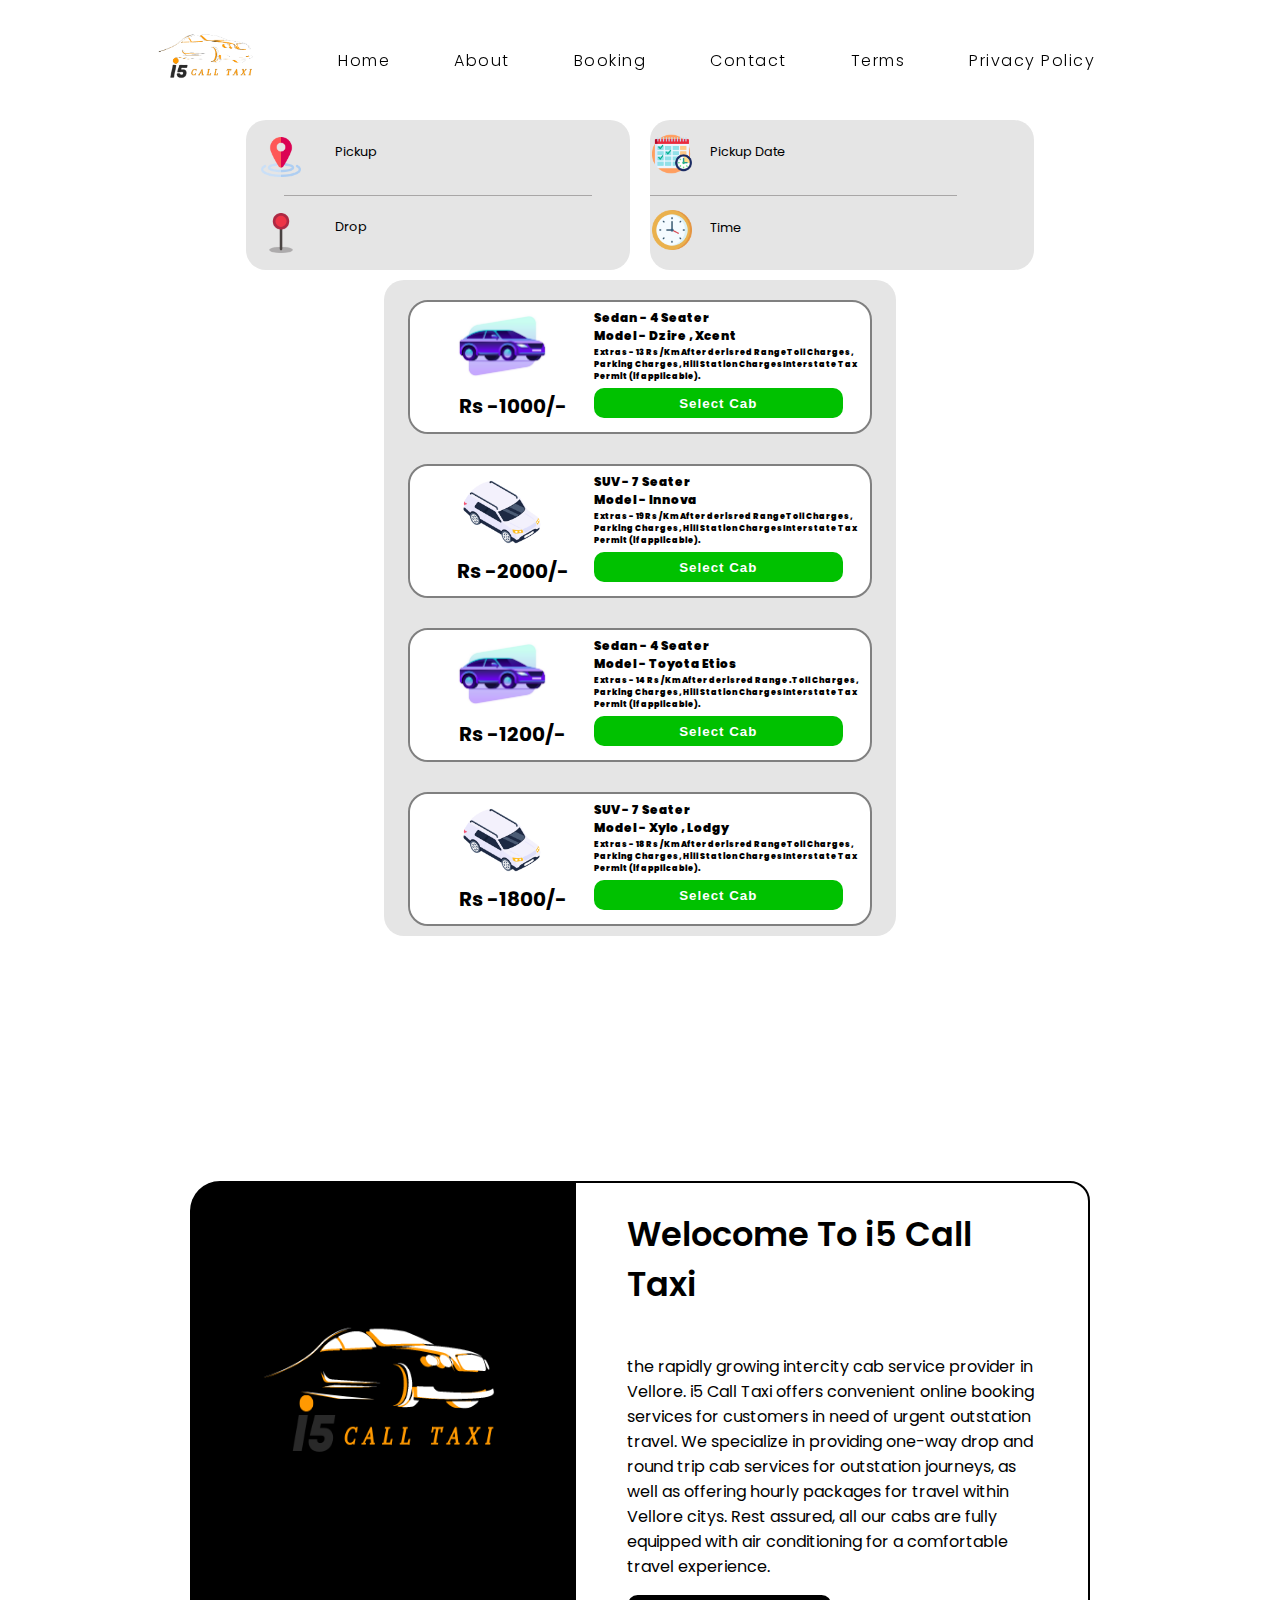
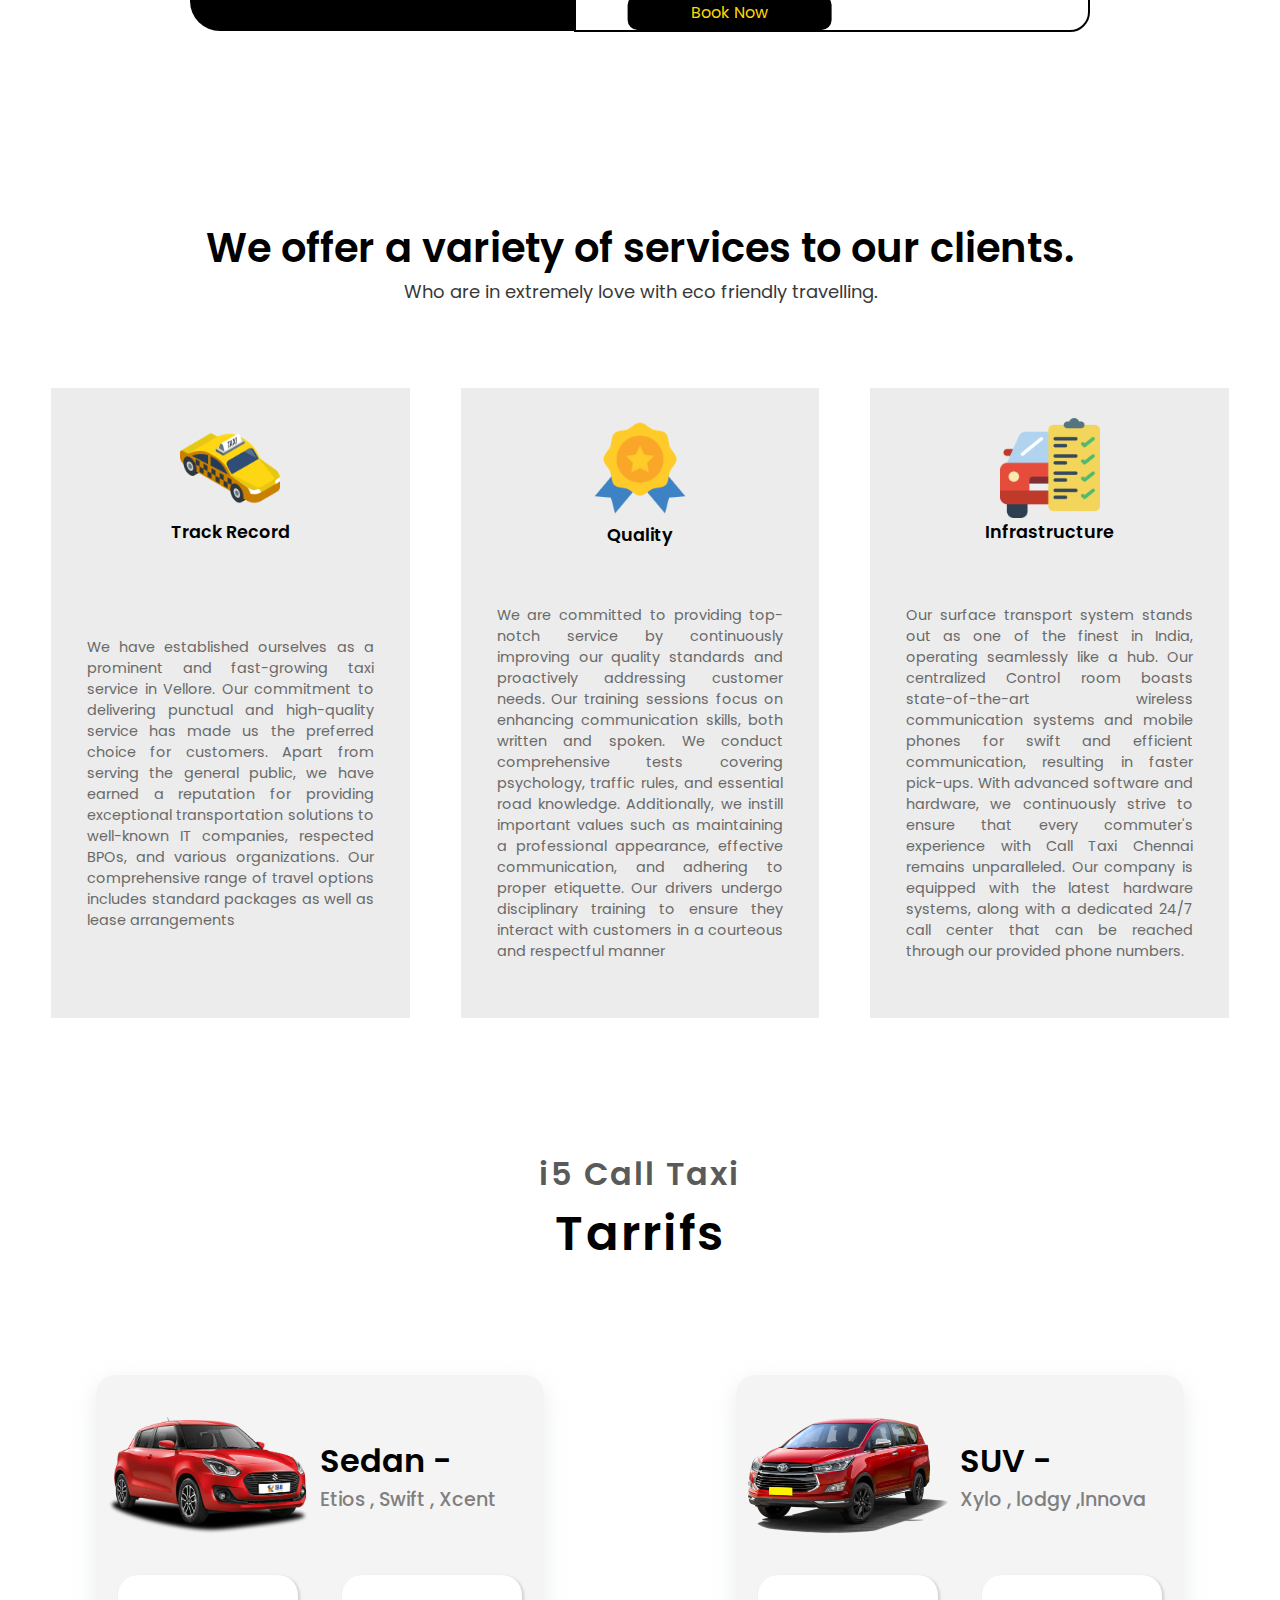
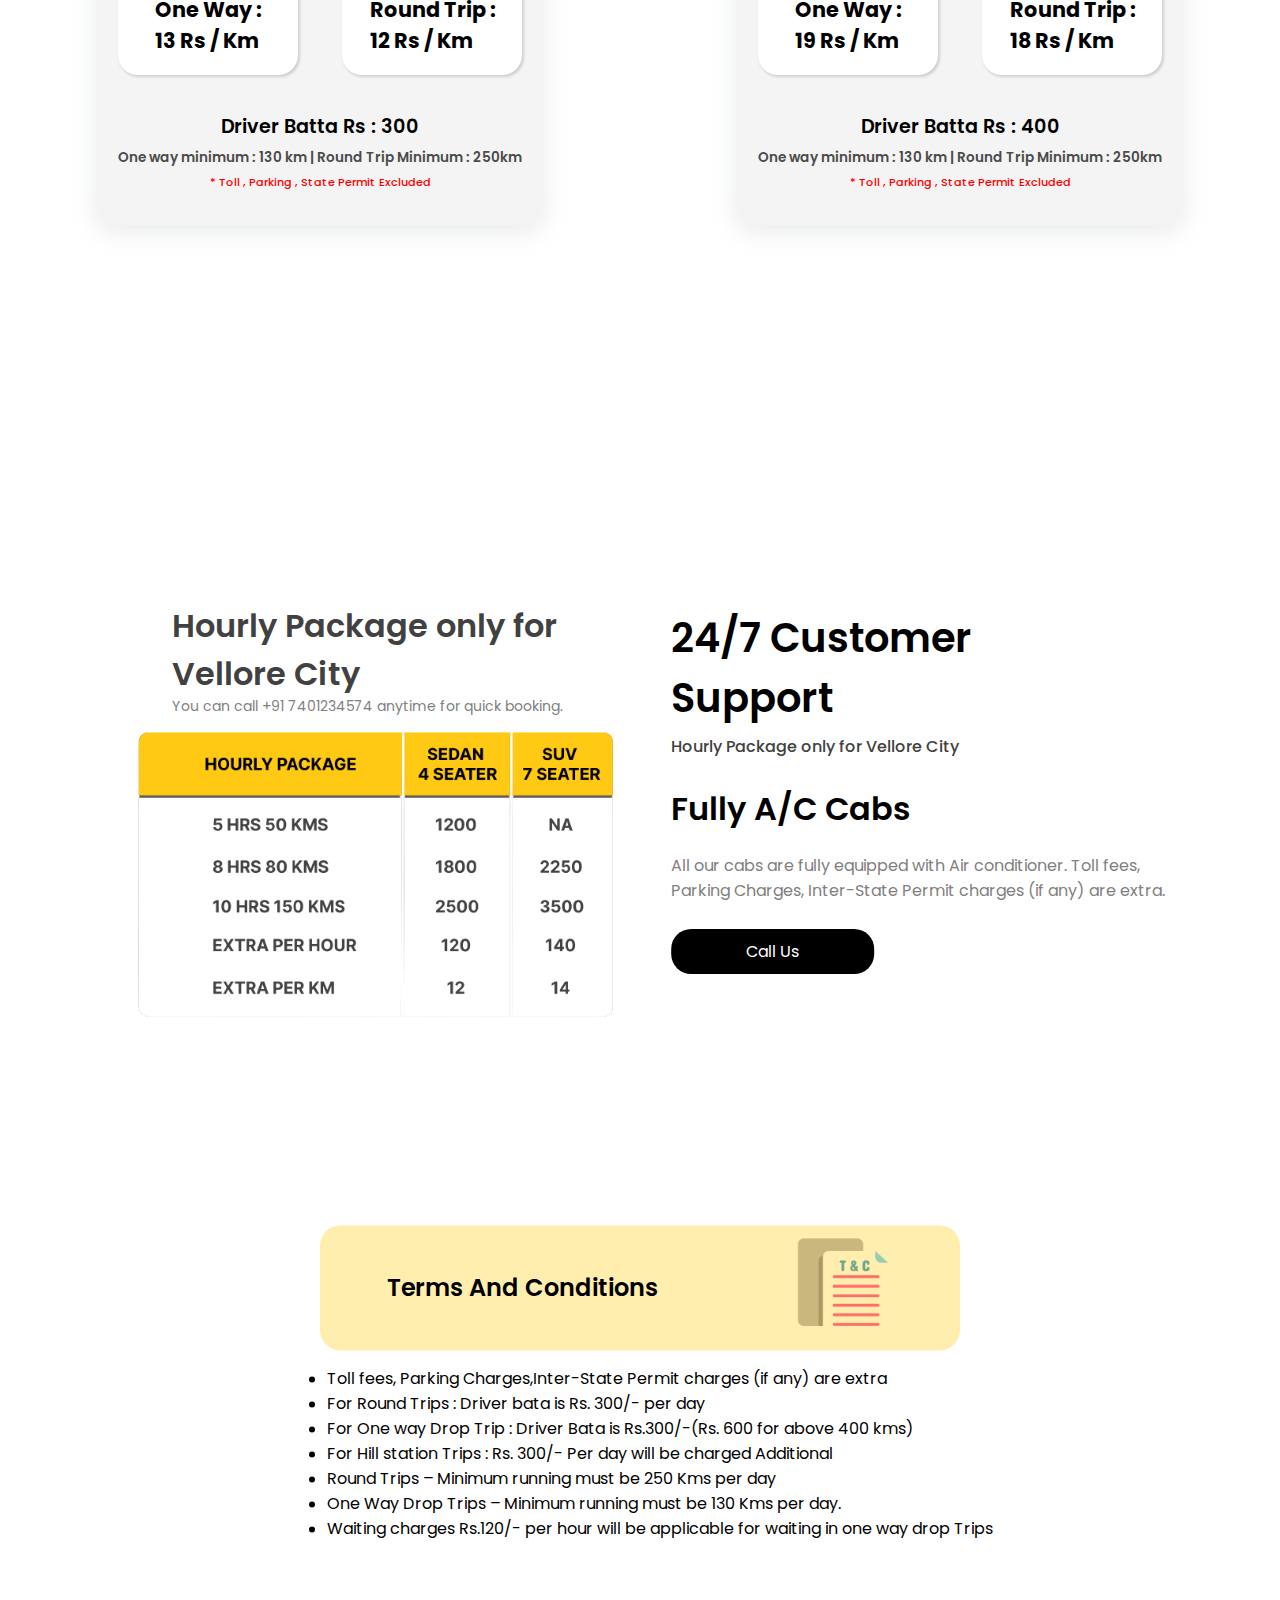
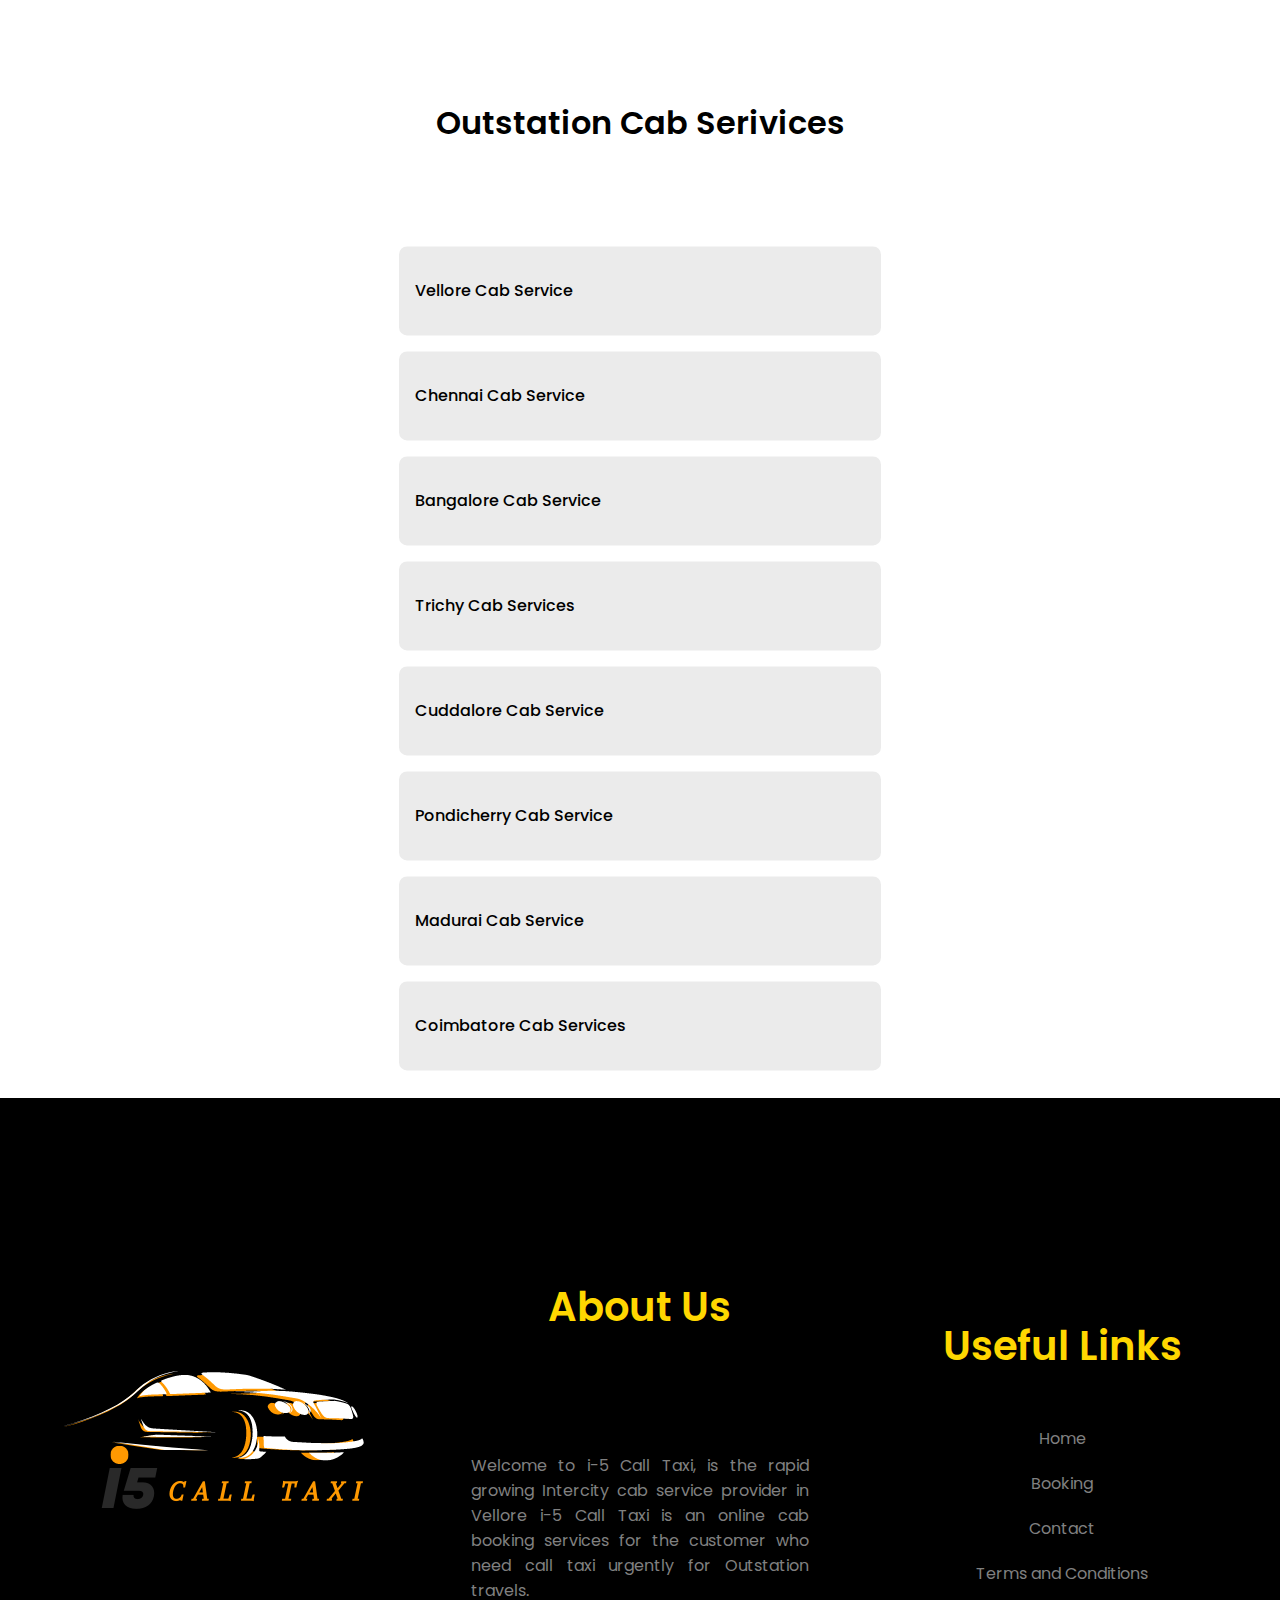
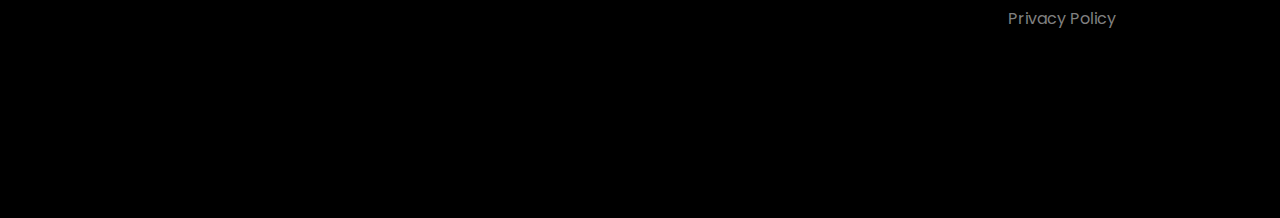
<file: bookingpage.html>
<!DOCTYPE html>
<html lang="en">
<head>
    <meta charset="UTF-8">
    <meta name="viewport" content="width=device-width, initial-scale=1.0">
    <title>i5CallTaxi | Booking Page</title>
    <link href='https://fonts.googleapis.com/css?family=Poppins' rel='stylesheet'>
    <link rel="stylesheet" href="https://cdnjs.cloudflare.com/ajax/libs/font-awesome/5.15.3/css/all.min.css"/>
    <link rel="stylesheet" href="style.css">
    <link rel="shortcut icon" href="selecttaxi.png" type="image/x-icon">
    <style>
        @import url('https://fonts.googleapis.com/css?family=Poppins:400,500,600,700&display=swap');

        #active{
            display: none;
        }
        .wrapper{
            display: none;
        }
        i::before{
            display: none;
        }
        /* p{
          margin: 0;padding: 0;
        } */
        .footer{
            transform: translateY(10%);
        }

        @media only screen and (max-width: 800px){
        body{
            box-sizing: content-box;
            margin: 0;padding: 0;
        }
        i::before{
            display: block;
        }
        /* 
        .wrapper{
            display: block;
        } */
        .wrapper{
          position: fixed;
          display: flex;
          top: 0.8%;
          left: 0;
          height: 100%;
          width: 100%;
          background: linear-gradient(-135deg, #ffffff, #ffffff);
          /* background: linear-gradient(375deg, #1cc7d0, #2ede98); */
          /* clip-path: circle(25px at calc(0% + 45px) 45px); */
          clip-path: circle(25px at calc(100% - 45px) 45px);
          transition: all 0.3s ease-in-out;
          color: black;
        
        }
        #active:checked ~ .wrapper{
          clip-path: circle(75%);
          background-color: #202020;
          color: black;
        }
        .menu-btn{
          position: absolute;
          z-index: 2;
          right: 20px;
          /* left: 20px; */
          top: 20%;
          height: 50px;
          width: 50px;
          text-align: center;
          line-height: 50px;
          border-radius: 50%;
          font-size: 20px;
          color: #000000;
          cursor: pointer;
          background: linear-gradient(-135deg, #ffea00,#ffea00);
          /* background: linear-gradient(375deg, #1cc7d0, #2ede98); */
          transition: all 0.3s ease-in-out;
        }
        #active:checked ~ .menu-btn{
          background: #fff;
          color: #fbff00;
        }
        #active:checked ~ .menu-btn i:before{
          content: "\f00d";
        }
        .wrapper ul{
          position: absolute;
          top: 50%;
          left: 50%;
          transform: translate(-53%, -50%);
          list-style: none;
          text-align: center;
          color: black;
          width: 100%;
          display: flex;
          justify-content: center;
          align-items: center;
          flex-direction: column;
        }
        .wrapper ul li{
          margin: 15px 0;
        }
        .wrapper ul li a{
          color: none;
          text-decoration: none;
          font-size:30px;
          font-weight: 500;
          padding: 5px 30px;
          color: #000000;
          position: relative;
          line-height: 50px;
          transition: all 0.3s ease;
        }
        .wrapper ul li a:after{
          position: absolute;
          content: "";
          background: #f6ff00;
          width: 100%;
          height: 50px;
          left: 0;
          border-radius: 50px;
          transform: scaleY(0);
          z-index: -1;
          transition: transform 0.3s ease;
        }
        .wrapper ul li a:hover:after{
          transform: scaleY(1);
        }
        .wrapper ul li a:hover{
          color: #000000;
        }
        input[type="checkbox"]{
          display: none;
        }
        /* p{
          margin: 0;padding: 0;
        } */


}
    
    </style>
</head>
<body>

    <div class="preloader" id="preloader">
        <div class="loadingspinner">
            <div id="square1"></div>
            <div id="square2"></div>
            <div id="square3"></div>
            <div id="square4"></div>
            <div id="square5"></div>
          </div>
    </div>

  

    <div class="headerdiv">
        <header class="header">
            <div class="logoimageheader">
                <img src="mainlogo.png" alt="i5CallTaxi" class="mainlogoimage">
            </div>
            <div class="linksheader">
                <a href="index.html" class="homelink headerlink">Home</a>
                <a href="#page2" class="aboutlink headerlink">About</a>
                <a href="#page1" class="bookinglink headerlink">Booking</a>
                <a href="contactform.html" class="contactlink headerlink">Contact</a>
                <a href="#page5" class="Termslink headerlink">Terms</a>
                <a href="privacypolicypage.html" class="privacylink headerlink">Privacy Policy</a>
            </div>
            
            
        </header>


        <input type="checkbox" id="active">
      <label for="active" class="menu-btn"><i class="fas fa-bars"></i></label>
      <div class="wrapper">
         <ul>
            <li><a href="#page1">Home</a></li>
            <li><a href="#page2">About</a></li>
            <li><a href="#page1">Booking</a></li>
            <li><a href="contactform.html">Contact</a></li>
            <li><a href="#page5">Terms</a></li>
            <li><a href="privacypolicypage.html">Privacy Policy</a></li>
         </ul>
      </div>
    </div>

  <div class="extra"></div>

  <div class="pickupdropdatetimemain">

    <div class="pickupdropinfo">

      <div class="pickupinfobookingpage">
        <div class="pickupimagebp">
          <img src="pickup.png" alt="i5calltaxi" width="40px">
        </div>
        <fieldset class="pickupinfofield" id="pickupinfofield">
          <legend>Pickup</legend>
         <span id="pickinfobp"></span> 
        </fieldset>
      </div>

      <hr class="sep">

      <div class="dropinfobookingpage">

        <div class="dropimagebp">
          <img src="droplocatin.png" alt="i5calltaxi" width="40px">
        </div>
        <fieldset class="dropinfofield" id="dropinfofield">
          <legend>Drop</legend>
          <span id="dropinfobp"></span>
        </fieldset>
      </div> 

    </div>

    <div class="datetimeinfo">


      <div class="pickupdatedivbookingpage">
        <div class="dateimagebp">
          <img src="timetable.png" alt="i5calltaxi" width="40px">
        </div>
        <fieldset class="dateinfofield" id="dateinfofield">
          <legend>Pickup Date</legend>
          <span id="pickdatebp"></span>
        </fieldset>
      </div>

      <hr class="sep sep2">

      <div class="pickuptimedivbookingpage">
        <div class="timeimagebp">
          <img src="clock.png" alt="i5calltaxi" width="40px">
        </div>
        <fieldset class="timeinfofield" id="Timeinfofield">
          <legend>Time</legend>
          <span id="picktimebp"></span>
        </fieldset>
      </div>

    </div>

    
  </div>

  
  <div class="selectcabformdivmain">

  <div class="selectcabformdiv">
    <div class="formthree forminside" id="formthree">
      <div class="selectcaboverflowdiv">

          <div class="sedandzire">
              <div class="sedandzirefirstpart">
                  <img src="sedanicon.jpg" alt="i5calltaxisedan" width="100px" class="sedandzireimage" id="sedanimg1">
                  <div class="mainfare">
                      Rs - <span id="farespan1">1000</span>/-
                  </div>
              </div>
              <div class="sedandziresecondpart">
                  <p class="cardetails" style="margin: 0;padding: 0;" id="cardetails1">
                      Sedan - 4 Seater
                  </p>
                  <p class="modeldetails"style="margin: 0;padding: 0;" id="modeldetails1">
                      Model - Dzire , Xcent
                  </p>
                  <p class="extras"style="margin: 0;padding: 0;" id="extratext1">
                      Extras - 13 Rs / Km After derisred RangeToll Charges, Parking Charges, Hill Station ChargesInterstate Tax Permit (if applicable).

                  </p>
                  <button class="selectcabbutton" onclick="selectcabinfo1(),toconfirmpage() " style="margin: 0;padding: 0;">
                      Select Cab
                  </button>
              </div>



          </div>

          <div class="suvinnova">
            <div class="sedandzirefirstpart">
                <img src="sedan.png" alt="i5calltaxisedan" width="80px" class="sedandzireimage" id="suvimg1">
                <div class="mainfare">
                    Rs - <span id="farespan2">2000</span>/-
                </div>
            </div>
            <div class="sedandziresecondpart">
                <p class="cardetails"style="margin: 0;padding: 0;" id="cardetails2">
                    SUV - 7 Seater
                </p>
                <p class="modeldetails"style="margin: 0;padding: 0;" id="modeldetails2">
                    Model - Innova 
                </p>
                <p class="extras"style="margin: 0;padding: 0;" id="extratext2">
                    Extras - 19 Rs / Km After derisred RangeToll Charges, Parking Charges, Hill Station ChargesInterstate Tax Permit (if applicable).

                </p>
                <button class="selectcabbutton" onclick="selectcabinfo2(),toconfirmpage()">
                    Select Cab
                </button>
            </div>

          </div>

          <div class="sedanetios">
              <div class="sedandzirefirstpart">
                  <img src="sedanicon.jpg" alt="i5calltaxisedan" width="100px" class="sedandzireimage" id="sedanimg2">
                  <div class="mainfare">
                      Rs - <span id="farespan3">1200</span>/-
                  </div>
              </div>
              <div class="sedandziresecondpart">
                  <p class="cardetails"style="margin: 0;padding: 0;" id="cardetails3">
                      Sedan - 4 Seater
                  </p>
                  <p class="modeldetails"style="margin: 0;padding: 0;" id="modeldetails3">
                      Model - Toyota Etios
                  </p>
                  <p class="extras"style="margin: 0;padding: 0;" id="extratext3">
                      Extras - 14 Rs / Km After derisred Range .Toll Charges, Parking Charges, Hill Station ChargesInterstate Tax Permit (if applicable).

                  </p>
                  <button class="selectcabbutton" onclick="selectcabinfo3(),toconfirmpage()">
                      Select Cab
                  </button>
              </div>

          </div>

          <div class="suvxylo">
              <div class="sedandzirefirstpart">
                  <img src="sedan.png" alt="i5calltaxisedan" width="80px" class="sedandzireimage" id="suvimg2">
                  <div class="mainfare">
                      Rs - <span id="farespan4">1800</span>/-
                  </div>
              </div>
              <div class="sedandziresecondpart">
                  <p class="cardetails"style="margin: 0;padding: 0;" id="cardetails4">
                      SUV - 7 Seater
                  </p>
                  <p class="modeldetails" style="margin: 0;padding: 0;" id="modeldetails4">
                      Model - Xylo , Lodgy
                  </p>
                  <p class="extras"style="margin: 0;padding: 0;" id="extratext4">
                      Extras - 18 Rs / Km After derisred RangeToll Charges, Parking Charges, Hill Station ChargesInterstate Tax Permit (if applicable).

                  </p>
                  <button class="selectcabbutton" onclick="selectcabinfo4(),toconfirmpage()">
                      Select Cab
                  </button>
              </div>

          </div>

          

      </div>
  </div>
  </div>

  

  </div>
  
  <div class="extra"></div>

  <div class="page2" id="page2">
    <div class="logopage2">
        <img src="i5.png" alt="" width="100%" height="100%" class="logoimgpage2">
    </div>
    <div class="contentpg2">
        <h2 class="welcomeheading">
            Welocome To i5 Call Taxi
        </h2>
        <p class="contentinsidepg2">
            the rapidly growing intercity cab service provider in Vellore. i5 Call Taxi offers convenient online booking services for customers in need of urgent outstation travel. We specialize in providing one-way drop and round trip cab services for outstation journeys, as well as offering hourly packages for travel within Vellore citys. Rest assured, all our cabs are fully equipped with air conditioning for a comfortable travel experience.
        </p>
        <a class="bookpg2button" href="#page1">
            Book Now
        </a>
    </div>
</div>

<div class="page3" id="page3">
    <div class="page3heads">
        <p class="page3head">
            We offer a variety of services to our clients.</p>
    <p class="page3underhead">Who are in extremely love with eco friendly travelling.</p>
    </div>
    
    <div class="page3divs">

        <div class="firstpg3 pg3div">
            <div class="insideheaderandimg">
                <img src="selecttaxi.png" alt="i5calltaxi" class="insideimage" width="100px" >
                <p class="insidehead">
                    Track Record
                </p>
            </div>
            <div class="insidecontent">
                We have established ourselves as a prominent and fast-growing taxi service in Vellore. Our commitment to delivering punctual and high-quality service has made us the preferred choice for customers. Apart from serving the general public, we have earned a reputation for providing exceptional transportation solutions to well-known IT companies, respected BPOs, and various organizations. Our comprehensive range of travel options includes standard packages as well as lease arrangements
            </div>
        </div>

        <div class="secondpg3 pg3div">
            <div class="insideheaderandimg">
                <img src="quality.png" alt="i5calltaxi" class="insideimage" width="100px" >
                <p class="insidehead insidehead2">
                    Quality
                </p>
            </div>
            <div class="insidecontent">
                We are committed to providing top-notch service by continuously improving our quality standards and proactively addressing customer needs. Our training sessions focus on enhancing communication skills, both written and spoken. We conduct comprehensive tests covering psychology, traffic rules, and essential road knowledge. Additionally, we instill important values such as maintaining a professional appearance, effective communication, and adhering to proper etiquette. Our drivers undergo disciplinary training to ensure they interact with customers in a courteous and respectful manner
            </div>
        </div>

        <div class="thirdpg3 pg3div">
            <div class="insideheaderandimg">
                <img src="car.png" alt="i5calltaxi" class="insideimage" width="100px" >
                <p class="insidehead">
                    Infrastructure
                </p>
            </div>
            <div class="insidecontent">
                Our surface transport system stands out as one of the finest in India, operating seamlessly like a hub. Our centralized Control room boasts state-of-the-art wireless communication systems and mobile phones for swift and efficient communication, resulting in faster pick-ups. With advanced software and hardware, we continuously strive to ensure that every commuter's experience with Call Taxi Chennai remains unparalleled. Our company is equipped with the latest hardware systems, along with a dedicated 24/7 call center that can be reached through our provided phone numbers. 
            </div>
        </div>

    </div>
</div>

<div class="tarrifpage">
    <p class="tarrifpagehead">
        i5 Call Taxi <br>
        <span class="tarrifheadinside">Tarrifs</span>
    </p>
    <div class="tarrifdivmain">
        <div class="tarrif1sedan tarrifdivinside">
            <div class="carimage">
                <div class="carimageinsideimage">
                    <img src="swify.png" alt="i5calltaxi"  class="carimgimg">
                </div>

                
                <div class="carinfo">
                    <p class="modeltype">Sedan - </p>
                    <p class="modelname">Etios , Swift , Xcent</p>
                </div>
            </div>

            <div class="faredivtarrif">
                <span class="onewaytext">
                    One Way :  <br>13 Rs / Km
                </span>
                <span class="roundtriptext">
                    Round Trip : <br>12 Rs / Km
                </span>
            </div>

            <div class="insttarrif">
                <span class="driverbatta">Driver Batta Rs : 300</span>
                <span class="medtexttarrif">
                    One way minimum : 130 km | Round Trip Minimum : 250km
                </span>
                <span class="smalltexttarrif">
                    * Toll , Parking , State Permit Excluded
                </span>
            </div>

        </div>
        <div class="tarrfi2suv tarrifdivinside">
            <div class="carimage">
                <div class="carimageinsideimage">
                    <img src="kindpng_5738469.png" alt="i5calltaxi" width="200px" class="carimgimg">
                </div>

                
                <div class="carinfo">
                    <p class="modeltype">SUV - </p>
                    <p class="modelname">Xylo , lodgy ,Innova</p>
                </div>
            </div>

            <div class="faredivtarrif">
                <span class="onewaytext">
                    One Way :  <br>19 Rs / Km
                </span>
                <span class="roundtriptext">
                    Round Trip : <br>18 Rs / Km
                </span>
            </div>

            <div class="insttarrif">
                <span class="driverbatta">Driver Batta Rs : 400</span>
                <span class="medtexttarrif">
                    One way minimum : 130 km | Round Trip Minimum : 250km
                </span>
                <span class="smalltexttarrif">
                    * Toll , Parking , State Permit Excluded
                </span>
            </div>
        </div>
    </div>
</div>

<div class="page4" id="page4">
    <div class="page4first">
        <p class="page4irsthead">
            Hourly Package only for Vellore City
        </p>
        <p class="page4firstunderhead">
            You can call +91 7401234574 anytime for quick booking.
        </p>
        <img src="Screenshot__332_-removebg-preview.png" alt="i5Calltaxi" class="page4firstimage">
    </div>
    <div class="page4second">
        <p class="page4secondhead">
            24/7 Customer Support
        </p>
        <p class="page4secondunderhead">
            Hourly Package only for Vellore City
        </p>
        <p class="page4secondminihead">
            Fully A/C Cabs
        </p>
        <p class="page4undercontent">
            All our cabs are fully equipped with Air conditioner. Toll fees, Parking Charges, Inter-State Permit charges (if any) are extra.
        </p>
        <a href="tel:9301303584" target="_self"><div class="callmelinkpage4">Call Us</div></a>

    </div>
</div>

<div class="page5" id="page5">
    <div class="pg5content">
        <div class="page5head">
            Terms And Conditions
            <img src="terms-and-conditions.png" alt="i5calltaxi" class="pg5img">
        </div>
        <div class="termscontentpg5">
            <ul class="termslistpg5">
                <li>Toll fees, Parking Charges,Inter-State Permit charges (if any) are extra</li>
                <li>For Round Trips : Driver bata is Rs. 300/- per day</li>
                <li>For One way Drop Trip : Driver Bata is Rs.300/-(Rs. 600 for above 400 kms)</li>
                <li>For Hill station Trips : Rs. 300/- Per day will be charged Additional
                </li>
                <li>Round Trips – Minimum running must be 250 Kms per day</li>
                <li>One Way Drop Trips – Minimum running must be 130 Kms per day.</li>
                <li>Waiting charges Rs.120/- per hour will be applicable for waiting in one way drop Trips</li>

            </ul>
        </div>
    </div>
</div>

<!-- <h1 class="page6head">
    Vellore Drop Taxi - <br> Major Places
</h1>

<div class="page6">
    

    <div class="velloretochennai placewisecategory">
        <div class="locationinsidepg6">
            <div class="fromdest" id="fromdest1">Vellore</div>
            <div class="destinationicon">
                <img src="exchange.png" alt="i5calltaxi" class="destinationicon">
            </div>
            <div class="todest" id="todest1">Chennai</div>

            <div class="callbuttonslocation">
            <button class="booklocationplacewise" onclick="placewisebuttonbook1()">Book Now</button>
            <a href="tel:8220100542"  class="calllocationplacewise">Call Now</a>
            </div>
        </div>
    </div>

    <div class="velloretobangalore placewisecategory">
        <div class="locationinsidepg6">
            <div class="fromdest" id="fromdest2">Vellore</div>
            <div class="destinationicon">
                <img src="exchange.png" alt="i5calltaxi" class="destinationicon">
            </div>
            <div class="todest" id="todest2">Bangalore</div>
            <div class="callbuttonslocation">
            <button class="booklocationplacewise" onclick="placewisebuttonbook2()">Book Now</button>
            <a href="tel:8220100542"  class="calllocationplacewise">Call Now</a>
            </div>
        </div>
    </div>

    <div class="velloretopondicherry placewisecategory">
        <div class="locationinsidepg6">
            <div class="fromdest" id="fromdest3">Vellore</div>
            <div class="destinationicon">
                <img src="exchange.png" alt="i5calltaxi" class="destinationicon">
            </div>
            <div class="todest" id="todest3">Pondicherry</div>
            <div class="callbuttonslocation">
            <button class="booklocationplacewise" onclick="placewisebuttonbook3()">Book Now</button>
            <a href="tel:8220100542"  class="calllocationplacewise">Call Now</a>
            </div>
        </div>
    </div> 

    <div class="velloretotrichy placewisecategory">
        <div class="locationinsidepg6">
            <div class="fromdest" id="fromdest4">Vellore</div>
            <div class="destinationicon">
                <img src="exchange.png" alt="i5calltaxi" class="destinationicon">
            </div>
            <div class="todest" id="todest4">Trichy</div>
            <div class="callbuttonslocation">
            <button class="booklocationplacewise" onclick="placewisebuttonbook4()">Book Now</button>
            <a href="tel:8220100542"  class="calllocationplacewise">Call Now</a>
            </div>
        </div>
    </div> 

    <div class="velloretocuddalore placewisecategory">
        <div class="locationinsidepg6">
            <div class="fromdest" id="fromdest5">Vellore</div>
            <div class="destinationicon">
                <img src="exchange.png" alt="i5calltaxi" class="destinationicon">
            </div>
            <div class="todest" id="todest5">Cuddalore</div>
            <div class="callbuttonslocation">
            <button class="booklocationplacewise" onclick="placewisebuttonbook5()">Book Now</button>
            <a href="tel:8220100542"  class="calllocationplacewise">Call Now</a>
            </div>
        </div>
    </div> 

    <div class="velloretomadurai placewisecategory">
        <div class="locationinsidepg6">
            <div class="fromdest" id="fromdest6">Vellore</div>
            <div class="destinationicon">
                <img src="exchange.png" alt="i5calltaxi" class="destinationicon">
            </div>
            <div class="todest" id="todest6">Madurai</div>
            <div class="callbuttonslocation">
            <button class="booklocationplacewise" onclick="placewisebuttonbook6()">Book Now</button>
            <a href="tel:8220100542"  class="calllocationplacewise">Call Now</a>
            </div>
        </div>
    </div> 

    <div class="velloretokumbakonam placewisecategory">
        <div class="locationinsidepg6">
            <div class="fromdest" id="fromdest7">Vellore</div>
            <div class="destinationicon">
                <img src="exchange.png" alt="i5calltaxi" class="destinationicon">
            </div>
            <div class="todest" id="todest7">Kumbakonam</div>
            <div class="callbuttonslocation">
            <button class="booklocationplacewise" onclick="placewisebuttonbook7()">Book Now</button>
            <a href="tel:8220100542"  class="calllocationplacewise">Call Now</a>
            </div>
        </div>
    </div> 

    <div class="velloretovadalur placewisecategory">
        <div class="locationinsidepg6">
            <div class="fromdest" id="fromdest8">Vellore</div>
            <div class="destinationicon">
                <img src="exchange.png" alt="i5calltaxi" class="destinationicon">
            </div>
            <div class="todest" id="todest8">Vadalur</div>
            <div class="callbuttonslocation">
            <button class="booklocationplacewise" onclick="placewisebuttonbook8()">Book Now</button>
            <a href="tel:8220100542"  class="calllocationplacewise">Call Now</a>
            </div>
        </div>
    </div> 

    <div class="velloretoneyveli placewisecategory">
        <div class="locationinsidepg6">
            <div class="fromdest" id="fromdest9">Vellore</div>
            <div class="destinationicon">
                <img src="exchange.png" alt="i5calltaxi" class="destinationicon">
            </div>
            <div class="todest" id="todest9">Neyveli</div>
            <div class="callbuttonslocation">
            <button class="booklocationplacewise" onclick="placewisebuttonbook9()">Book Now</button>
            <a href="tel:8220100542"  class="calllocationplacewise">Call Now</a>
            </div>
        </div>
    </div> 

    <div class="velloretothanjavur placewisecategory">
        <div class="locationinsidepg6">
            <div class="fromdest" id="fromdest10">Vellore</div>
            <div class="destinationicon">
                <img src="exchange.png" alt="i5calltaxi" class="destinationicon">
            </div>
            <div class="todest" id="todest10">Thanjavur</div>
            <div class="callbuttonslocation">
            <button class="booklocationplacewise" onclick="placewisebuttonbook10()">Book Now</button>
            <a href="tel:8220100542"  class="calllocationplacewise">Call Now</a>
            </div>
        </div>
    </div> 

    <div class="velloretokanyakumari placewisecategory">
        <div class="locationinsidepg6">
            <div class="fromdest" id="fromdest11">Vellore</div>
            <div class="destinationicon">
                <img src="exchange.png" alt="i5calltaxi" class="destinationicon">
            </div>
            <div class="todest" id="todest11">Kanyakumari</div>
            <div class="callbuttonslocation">
            <button class="booklocationplacewise" onclick="placewisebuttonbook11()">Book Now</button>
            <a href="tel:8220100542"  class="calllocationplacewise">Call Now</a>
            </div>
        </div>
    </div> 

    <div class="velloretotirunelveli placewisecategory">
        <div class="locationinsidepg6">
            <div class="fromdest" id="fromdest12"13>Vellore</div>
            <div class="destinationicon">
                <img src="exchange.png" alt="i5calltaxi" class="destinationicon">
            </div>
            <div class="todest" id="todest12">Tirunelveli</div>
            <div class="callbuttonslocation">
            <button class="booklocationplacewise" onclick="placewisebuttonbook12()">Book Now</button>
            <a href="tel:8220100542"  class="calllocationplacewise">Call Now</a>
            </div>
        </div>
    </div> 

    <div class="velloretocoimbatore placewisecategory">
        <div class="locationinsidepg6">
            <div class="fromdest" id="fromdest13">Vellore</div>
            <div class="destinationicon">
                <img src="exchange.png" alt="i5calltaxi" class="destinationicon">
            </div>
            <div class="todest" id="todest13">Coimbatore</div>
            <div class="callbuttonslocation">
            <button class="booklocationplacewise" onclick="placewisebuttonbook13()">Book Now</button>
            <a href="tel:8220100542"  class="calllocationplacewise">Call Now</a>
            </div>
        </div>
    </div> 


</div> -->

<div class="differentcitieslinks">
    <div class="diffcitieshead">
        Outstation Cab Serivices
    </div>
    <div class="accordion">

        <div class="accordion-item Vellore">
        <input type="checkbox" id="item-10" class="inpcheck" />
        <label for="item-10" class="accordion-header">
          <span>Vellore Cab Service</span>
          <span class="arrow">
            <i class="fa-solid fa-caret-right"></i>
          </span>
        </label>
        <div class="accordion-content">
          <p class="linkptag">
            <ul class="linklistptag">
              <li>
                  <a href="#" class="locationptaglink" onclick="a1i1l12()"><span id="a1i1l1">Vellore</span> &nbsp; to &nbsp;<span id="a1i1l2">Trichy</span> </a>
              </li>
              <li>
                  <a href="#" class="locationptaglink">Vellore To Cuddalore </a>
              </li>
              <li>
                  <a href="#" class="locationptaglink" onclick="a1i2l12()"><span id="a1i2l1">Vellore</span> &nbsp; to &nbsp;<span id="a1i2l2">Pondicherry</span></a>
              </li>
              <li>
                  <a href="#" class="locationptaglink" onclick="a1i3l12()"><span id="a1i3l1">Vellore</span> &nbsp; to &nbsp;<span id="a1i3l2">Madurai</span></a>
              </li>
              <li>
                  <a href="#" class="locationptaglink" onclick="a1i4l12()"><span id="a1i4l1">Vellore</span> &nbsp; to &nbsp;<span id="a1i4l2">Kumbakonam</span></a>
              </li>
              <li>
                  <a href="#" class="locationptaglink" onclick="a1i5l12()"><span id="a1i5l1">Vellore</span> &nbsp; to &nbsp;<span id="a1i5l2">Vadalur</span></a>
              </li>
              <li>
                  <a href="#" class="locationptaglink" onclick="a1i6l12()"><span id="a1i6l1">Vellore</span> &nbsp; to &nbsp;<span id="a1i6l2">Neyveli</span></a>
              </li>
              <li>
                  <a href="#" class="locationptaglink" onclick="a1i7l12()"><span id="a1i7l1">Vellore</span> &nbsp; to &nbsp;<span id="a1i7l2">Thanjavur</span></a>
              </li>
              <li>
                  <a href="#" class="locationptaglink" onclick="a1i8l12()"><span id="a1i8l1">Vellore</span> &nbsp; to &nbsp;<span id="a1i8l2">Chennai</span></a>
              </li>
              <li>
                  <a href="#" class="locationptaglink" onclick="a1i9l12()"><span id="a1i9l1">Vellore</span> &nbsp; to &nbsp;<span id="a1i9l2">Bangalore</span></a>
              </li>
              <li>
                  <a href="#" class="locationptaglink" onclick="a1i10l12()"><span id="a1i10l1">Vellore</span> &nbsp; to &nbsp;<span id="a1i10l2">Kanyakumari</span></a>
              </li>
              <li>
                  <a href="#" class="locationptaglink" onclick="a1i11l12()"><span id="a1i11l1">Vellore</span> &nbsp; to &nbsp;<span id="a1i11l2">Tirunerveli</span></a>
              </li>
              <li>
                  <a href="#" class="locationptaglink" onclick="a1i12l12()"><span id="a1i12l1">Vellore</span> &nbsp; to &nbsp;<span id="a1i12l2">Coimbatore</span></a>
              </li>

            </ul>
          </p>
        </div>
        </div>

        <div class="accordion-item chennai">
      <input type="checkbox" id="item-1" class="inpcheck" />
      <label for="item-1" class="accordion-header">
        <span>Chennai Cab Service</span>
        <span class="arrow">
          <i class="fa-solid fa-caret-right"></i>
        </span>
      </label>
      <div class="accordion-content">
        <p class="linkptag">
          <ul class="linklistptag">
            <li>
                <a href="#" class="locationptaglink" onclick="a2i1l12()"><span id="a2i1l1">Chennai</span> &nbsp; to &nbsp;<span id="a2i1l2">Trichy</span></a>
            </li>
            <li>
                <a href="#" class="locationptaglink" onclick="a2i2l12()"><span id="a2i2l1">Chennai</span> &nbsp; to &nbsp;<span id="a2i2l2">Cuddalore</span></a>
            </li>
            <li>
                <a href="#" class="locationptaglink" onclick="a2i3l12()"><span id="a2i3l1">Chennai</span> &nbsp; to &nbsp;<span id="a2i3l2">Pondicherry</span></a>
            </li>
            <li>
                <a href="#" class="locationptaglink" onclick="a2i4l12()"><span id="a2i4l1">Chennai</span> &nbsp; to &nbsp;<span id="a2i4l2">Madurai</span></a>
            </li>
            <li>
                <a href="#" class="locationptaglink" onclick="a2i5l12()"><span id="a2i5l1">Chennai</span> &nbsp; to &nbsp;<span id="a2i5l2">Kumbakonam</span></a>
            </li>
            <li>
                <a href="#" class="locationptaglink" onclick="a2i6l12()"><span id="a2i6l1">Chennai</span> &nbsp; to &nbsp;<span id="a2i6l2">Vadalur</span></a>
            </li>
            <li>
                <a href="#" class="locationptaglink" onclick="a2i7l12()"><span id="a2i7l1">Chennai</span> &nbsp; to &nbsp;<span id="a2i7l2">Neyveli</span></a>
            </li>
            <li>
                <a href="#" class="locationptaglink" onclick="a2i8l12()"><span id="a2i2l1">Chennai</span> &nbsp; to &nbsp;<span id="a2i2l2">Thanjavur</span></a>
            </li>
            <li>
                <a href="#" class="locationptaglink" onclick="a2i9l12()"><span id="a2i9l1">Chennai</span> &nbsp; to &nbsp;<span id="a2i9l2">Vellore</span></a>
            </li>
            <li>
                <a href="#" class="locationptaglink" onclick="a2i10l12()"><span id="a2i10l1">Chennai</span> &nbsp; to &nbsp;<span id="a2i10l2">Bangalore</span></a>
            </li>
            <li>
                <a href="#" class="locationptaglink" onclick="a2i11l12()"><span id="a2i11l1">Chennai</span> &nbsp; to &nbsp;<span id="a2i11l2">Kanyakumari</span></a>
            </li>
            <li>
                <a href="#" class="locationptaglink" onclick="a2i12l12()"><span id="a2i12l1">Chennai</span> &nbsp; to &nbsp;<span id="a2i12l2">Tirunerveli</span> </a>
            </li>
            <li>
                <a href="#" class="locationptaglink" onclick="a2i13l12()"><span id="a2i13l1">Chennai</span> &nbsp; to &nbsp;<span id="a2i13l2">Coimbatore</span></a>
            </li>

          </ul>
        </p>
      </div>
        </div>

        <div class="accordion-item Bangalore">
        <input type="checkbox" id="item-2" class="inpcheck"/>
        <label for="item-2" class="accordion-header">
          <span>Bangalore Cab Service</span>
          <span class="arrow">
            <i class="fa-solid fa-caret-right"></i>
          </span>
        </label>
        <div class="accordion-content">
            <p class="linkptag">
                <ul class="linklistptag">
                  <li>
                      <a href="#" class="locationptaglink" onclick="a3i1l12()"><span id="a3i1l1">Bangalore</span> &nbsp; to &nbsp;<span id="a3i1l2">Trichy</span></a>
                  </li>
                  <li>
                      <a href="#" class="locationptaglink" onclick="a3i2l12()"><span id="a3i2l1">Bangalore</span> &nbsp; to &nbsp;<span id="a3i2l2">Cuddalore</span></a>
                  </li>
                  <li>
                      <a href="#" class="locationptaglink" onclick="a3i3l12()"><span id="a3i3l1">Bangalore</span> &nbsp; to &nbsp;<span id="a3i3l2">Pondicherry</span></a>
                  </li>
                  <li>
                      <a href="#" class="locationptaglink" onclick="a3i4l12()"><span id="a3i4l1">Bangalore</span> &nbsp; to &nbsp;<span id="a3i4l2">Madurai</span></a>
                  </li>
                  <li>
                      <a href="#" class="locationptaglink" onclick="a3i5l12()"><span id="a3i5l1">Bangalore</span>&nbsp; to <span id="a3i5l2">Kumbakonam</span></a>
                  </li>
                  <li>
                      <a href="#" class="locationptaglink" onclick="a3i6l12()"><span id="a3i6l1">Bangalore</span> &nbsp; to &nbsp;<span id="a3i6l2">Vadalur</span></a>
                  </li>
                  <li>
                      <a href="#" class="locationptaglink" onclick="a3i7l12()"><span id="a3i7l1">Bangalore</span> &nbsp; to &nbsp;<span id="a3i7l2">Neyveli</span> </a>
                  </li>
                  <li>
                      <a href="#" class="locationptaglink" onclick="a3i8l12()"><span id="a3i8l1">Bangalore</span> &nbsp; to &nbsp;<span id="a3i8l2">Thanjavur</span></a>
                  </li>
                  <li>
                      <a href="#" class="locationptaglink" onclick="a3i9l12()"><span id="a3i9l1">Bangalore</span> &nbsp; to &nbsp;<span id="a3i9l2">Vellore</span></a>
                  </li>
                  <li>
                      <a href="#" class="locationptaglink" onclick="a3i10l12()"><span id="a3i10l1">Bangalore</span> &nbsp; to &nbsp;<span id="a3i10l2">Chennai</span></a>
                  </li>
                  <li>
                      <a href="#" class="locationptaglink" onclick="a3i11l12()"><span id="a3i11l1">Bangalore</span> &nbsp; to &nbsp;<span id="a3i11l2">Kanyakumari</span></a>
                  </li>
                  <li>
                      <a href="#" class="locationptaglink" onclick="a3i12l12()"><span id="a3i12l1">Bangalore</span> &nbsp; to &nbsp;<span id="a3i12l2">Tirunerveli</span> </a>
                  </li>
                  <li>
                      <a href="#" class="locationptaglink" onclick="a3i13l12()"><span id="a3i13l1">Bangalore</span> &nbsp; to &nbsp;<span id="a3i13l2">Coimbatore</span></a>
                  </li>
  
                </ul>
              </p>
        </div>
        </div>

        <div class="accordion-item trichy">
        <input type="checkbox" id="item-4" class="inpcheck" />
        <label for="item-4" class="accordion-header">
          <span>Trichy Cab Services</span>
          <span class="arrow">
            <i class="fa-solid fa-caret-right"></i>
          </span>
        </label>
        <div class="accordion-content">
            <p class="linkptag">
                <ul class="linklistptag">
                  <li>
                      <a href="#" class="locationptaglink" onclick="a4i1l12()"><span id="a4i1l1">Trichy</span> &nbsp; to &nbsp;<span id="a4i1l2">Chennai</span></a>
                  </li>
                  <li>
                      <a href="#" class="locationptaglink" onclick="a4i2l12()"><span id="a4i2l1">Trichy</span> &nbsp; to &nbsp;<span id="a4i2l2">Cuddalore</span></a>
                  </li>
                  <li>
                      <a href="#" class="locationptaglink" onclick="a4i3l12()"><span id="a4i3l1">Trichy</span> &nbsp; to &nbsp;<span id="a4i3l2">Pondicherry</span></a>
                  </li>
                  <li>
                      <a href="#" class="locationptaglink" onclick="a4i4l12()"><span id="a4i4l1">Trichy</span> &nbsp; to &nbsp;<span id="a4i4l2">Madurai</span></a>
                  </li>
                  <li>
                      <a href="#" class="locationptaglink" onclick="a4i5l12()"><span id="a4i5l1">Trichy</span> &nbsp; to &nbsp;<span id="a4i5l2">Kumbakonam</span></a>
                  </li>
                  <li>
                      <a href="#" class="locationptaglink" onclick="a4i6l12()"><span id="a4i6l1">Trichy</span> &nbsp; to &nbsp;<span id="a4i6l2">Vadalur</span></a>
                  </li>
                  <li>
                      <a href="#" class="locationptaglink" onclick="a4i7l12()"><span id="a4i7l1">Trichy</span> &nbsp; to &nbsp;<span id="a4i7l2">Neyveli</span></a>
                  </li>
                  <li>
                      <a href="#" class="locationptaglink" onclick="a4i8l12()"><span id="a4i8l1">Trichy</span> &nbsp; to &nbsp;<span id="a4i8l2">Thanjavur</span></a>
                  </li>
                  <li>
                      <a href="#" class="locationptaglink" onclick="a4i9l12()"><span id="a4i9l1">Trichy</span> &nbsp; to &nbsp;<span id="a4i9l2">Vellore</span></a>
                  </li>
                  <li>
                      <a href="#" class="locationptaglink" onclick="a4i10l12()"><span id="a4i10l1">Trichy</span> &nbsp; to &nbsp;<span id="a4i10l2">Bangalore</span></a>
                  </li>
                  <li>
                      <a href="#" class="locationptaglink" onclick="a4i11l12()"><span id="a4i11l1">Trichy</span> &nbsp; to &nbsp;<span id="a4i11l2">Kanyakumari</span></a>
                  </li>
                  <li>
                      <a href="#" class="locationptaglink" onclick="a4i12l12()"><span id="a4i12l1">Trichy</span> &nbsp; to &nbsp;<span id="a4i12l2">Tirunerveli</span></a>
                  </li>
                  <li>
                      <a href="#" class="locationptaglink" onclick="a4i13l12()"><span id="a4i13l1">Trichy</span> &nbsp; to &nbsp;<span id="a4i13l2">Coimbatore</span> </a>
                  </li>
  
                </ul>
            </p>
        </div>
        </div>

        <div class="accordion-item Cuddalore">
            <input type="checkbox" id="item-11" class="inpcheck" />
            <label for="item-11" class="accordion-header">
              <span>Cuddalore Cab Service</span>
              <span class="arrow">
                <i class="fa-solid fa-caret-right"></i>
              </span>
            </label>
            <div class="accordion-content">
              <p class="linkptag">
                <ul class="linklistptag">
                  <li>
                      <a href="#" class="locationptaglink" onclick="a5i1l12()"><span id="a5i1l1">Cuddalore</span> &nbsp; to &nbsp;<span id="a5i1l2">Trichy</span> </a>
                  </li>
                  <li>
                      <a href="#" class="locationptaglink">Cuddalore To Cuddalore </a>
                  </li>
                  <li>
                      <a href="#" class="locationptaglink" onclick="a5i2l12()"><span id="a5i2l1">Cuddalore</span> &nbsp; to &nbsp;<span id="a5i2l2">Pondicherry</span></a>
                  </li>
                  <li>
                      <a href="#" class="locationptaglink" onclick="a5i3l12()"><span id="a5i3l1">Cuddalore</span> &nbsp; to &nbsp;<span id="a5i3l2">Madurai</span></a>
                  </li>
                  <li>
                      <a href="#" class="locationptaglink" onclick="a5i4l12()"><span id="a5i4l1">Cuddalore</span> &nbsp; to &nbsp;<span id="a5i4l2">Kumbakonam</span></a>
                  </li>
                  <li>
                      <a href="#" class="locationptaglink" onclick="a5i5l12()"><span id="a5i5l1">Cuddalore</span> &nbsp; to &nbsp;<span id="a5i5l2">Vadalur</span></a>
                  </li>
                  <li>
                      <a href="#" class="locationptaglink" onclick="a5i6l12()"><span id="a5i6l1">Cuddalore</span> &nbsp; to &nbsp;<span id="a5i6l2">Neyveli</span></a>
                  </li>
                  <li>
                      <a href="#" class="locationptaglink" onclick="a5i7l12()"><span id="a5i7l1">Cuddalore</span> &nbsp; to &nbsp;<span id="a5i7l2">Thanjavur</span></a>
                  </li>
                  <li>
                      <a href="#" class="locationptaglink" onclick="a5i8l12()"><span id="a5i8l1">Cuddalore</span> &nbsp; to &nbsp;<span id="a5i8l2">Chennai</span></a>
                  </li>
                  <li>
                      <a href="#" class="locationptaglink" onclick="a5i9l12()"><span id="a5i9l1">Cuddalore</span> &nbsp; to &nbsp;<span id="a5i9l2">Bangalore</span></a>
                  </li>
                  <li>
                      <a href="#" class="locationptaglink" onclick="a5i10l12()"><span id="a5i10l1">Cuddalore</span> &nbsp; to &nbsp;<span id="a5i10l2">Kanyakumari</span></a>
                  </li>
                  <li>
                      <a href="#" class="locationptaglink" onclick="a5i11l12()"><span id="a5i11l1">Cuddalore</span> &nbsp; to &nbsp;<span id="a5i11l2">Tirunerveli</span></a>
                  </li>
                  <li>
                      <a href="#" class="locationptaglink" onclick="a5i12l12()"><span id="a5i12l1">Cuddalore</span> &nbsp; to &nbsp;<span id="a5i12l2">Coimbatore</span></a>
                  </li>
  
                </ul>
              </p>
            </div>
        </div>

        <div class="accordion-item Pondicherry">
          <input type="checkbox" id="item-13" class="inpcheck" />
          <label for="item-13" class="accordion-header">
            <span>Pondicherry Cab Service</span>
            <span class="arrow">
              <i class="fa-solid fa-caret-right"></i>
            </span>
          </label>
          <div class="accordion-content">
            <p class="linkptag">
              <ul class="linklistptag">
                <li>
                    <a href="#" class="locationptaglink" onclick="a6i1l12()"><span id="a6i1l1">Pondicherry</span> &nbsp; to &nbsp;<span id="a6i1l2">Trichy</span></a>
                </li>
                <li>
                    <a href="#" class="locationptaglink" onclick="a6i2l12()"><span id="a6i2l1">Pondicherry</span> &nbsp; to &nbsp;<span id="a6i2l2">Cuddalore</span></a>
                </li>
                <li>
                    <a href="#" class="locationptaglink" onclick="a6i3l12()"><span id="a6i3l1">Pondicherry</span> &nbsp; to &nbsp;<span id="a6i3l2">Pondicherry</span></a>
                </li>
                <li>
                    <a href="#" class="locationptaglink" onclick="a6i4l12()"><span id="a6i4l1">Pondicherry</span> &nbsp; to &nbsp;<span id="a6i4l2">Madurai</span></a>
                </li>
                <li>
                    <a href="#" class="locationptaglink" onclick="a6i5l12()"><span id="a6i5l1">Pondicherry</span> &nbsp; to &nbsp;<span id="a6i5l2">Kumbakonam</span></a>
                </li>
                <li>
                    <a href="#" class="locationptaglink" onclick="a6i6l12()"><span id="a6i6l1">Pondicherry</span> &nbsp; to &nbsp;<span id="a6i6l2">Vadalur</span></a>
                </li>
                <li>
                    <a href="#" class="locationptaglink" onclick="a6i7l12()"><span id="a6i7l1">Pondicherry</span> &nbsp; to &nbsp;<span id="a6i7l2">Neyveli</span></a>
                </li>
                <li>
                    <a href="#" class="locationptaglink" onclick="a6i8l12()"><span id="a6i2l1">Pondicherry</span> &nbsp; to &nbsp;<span id="a6i2l2">Thanjavur</span></a>
                </li>
                <li>
                    <a href="#" class="locationptaglink" onclick="a6i9l12()"><span id="a6i9l1">Pondicherry</span> &nbsp; to &nbsp;<span id="a6i9l2">Vellore</span></a>
                </li>
                <li>
                    <a href="#" class="locationptaglink" onclick="a6i10l12()"><span id="a6i10l1">Pondicherry</span> &nbsp; to &nbsp;<span id="a6i10l2">Bangalore</span></a>
                </li>
                <li>
                    <a href="#" class="locationptaglink" onclick="a6i11l12()"><span id="a6i11l1">Pondicherry</span> &nbsp; to &nbsp;<span id="a6i11l2">Kanyakumari</span></a>
                </li>
                <li>
                    <a href="#" class="locationptaglink" onclick="a6i12l12()"><span id="a6i12l1">Pondicherry</span> &nbsp; to &nbsp;<span id="a6i12l2">Tirunerveli</span> </a>
                </li>
                <li>
                    <a href="#" class="locationptaglink" onclick="a6i13l12()"><span id="a6i13l1">Pondicherry</span> &nbsp; to &nbsp;<span id="a6i13l2">Coimbatore</span></a>
                </li>

              </ul>
            </p>
          </div>
        </div>

        <div class="accordion-item Madurai">
            <input type="checkbox" id="item-20" class="inpcheck"/>
            <label for="item-20" class="accordion-header">
              <span>Madurai Cab Service</span>
              <span class="arrow">
                <i class="fa-solid fa-caret-right"></i>
              </span>
            </label>
            <div class="accordion-content">
                <p class="linkptag">
                    <ul class="linklistptag">
                      <li>
                          <a href="#" class="locationptaglink" onclick="a7i1l12()"><span id="a7i1l1">Madurai</span> &nbsp; to &nbsp;<span id="a7i1l2">Trichy</span></a>
                      </li>
                      <li>
                          <a href="#" class="locationptaglink" onclick="a7i2l12()"><span id="a7i2l1">Madurai</span> &nbsp; to &nbsp;<span id="a7i2l2">Cuddalore</span></a>
                      </li>
                      <li>
                          <a href="#" class="locationptaglink" onclick="a7i3l12()"><span id="a7i3l1">Madurai</span> &nbsp; to &nbsp;<span id="a7i3l2">Pondicherry</span></a>
                      </li>
                      <li>
                          <a href="#" class="locationptaglink" onclick="a7i4l12()"><span id="a7i4l1">Madurai</span> &nbsp; to &nbsp;<span id="a7i4l2">Madurai</span></a>
                      </li>
                      <li>
                          <a href="#" class="locationptaglink" onclick="a7i5l12()"><span id="a7i5l1">Madurai</span>&nbsp; to <span id="a7i5l2">Kumbakonam</span></a>
                      </li>
                      <li>
                          <a href="#" class="locationptaglink" onclick="a7i6l12()"><span id="a7i6l1">Madurai</span> &nbsp; to &nbsp;<span id="a7i6l2">Vadalur</span></a>
                      </li>
                      <li>
                          <a href="#" class="locationptaglink" onclick="a7i7l12()"><span id="a7i7l1">Madurai</span> &nbsp; to &nbsp;<span id="a7i7l2">Neyveli</span> </a>
                      </li>
                      <li>
                          <a href="#" class="locationptaglink" onclick="a7i8l12()"><span id="a7i8l1">Madurai</span> &nbsp; to &nbsp;<span id="a7i8l2">Thanjavur</span></a>
                      </li>
                      <li>
                          <a href="#" class="locationptaglink" onclick="a7i9l12()"><span id="a7i9l1">Madurai</span> &nbsp; to &nbsp;<span id="a7i9l2">Vellore</span></a>
                      </li>
                      <li>
                          <a href="#" class="locationptaglink" onclick="a7i10l12()"><span id="a7i10l1">Madurai</span> &nbsp; to &nbsp;<span id="a7i10l2">Chennai</span></a>
                      </li>
                      <li>
                          <a href="#" class="locationptaglink" onclick="a7i11l12()"><span id="a7i11l1">Madurai</span> &nbsp; to &nbsp;<span id="a7i11l2">Kanyakumari</span></a>
                      </li>
                      <li>
                          <a href="#" class="locationptaglink" onclick="a7i12l12()"><span id="a7i12l1">Madurai</span> &nbsp; to &nbsp;<span id="a7i12l2">Tirunerveli</span> </a>
                      </li>
                      <li>
                          <a href="#" class="locationptaglink" onclick="a7i13l12()"><span id="a7i13l1">Madurai</span> &nbsp; to &nbsp;<span id="a7i13l2">Coimbatore</span></a>
                      </li>
      
                    </ul>
                  </p>
            </div>
        </div>

        <div class="accordion-item Coimbatore">
            <input type="checkbox" id="item-40" class="inpcheck" />
            <label for="item-40" class="accordion-header">
              <span>Coimbatore Cab Services</span>
              <span class="arrow">
                <i class="fa-solid fa-caret-right"></i>
              </span>
            </label>
            <div class="accordion-content">
                <p class="linkptag">
                    <ul class="linklistptag">
                      <li>
                          <a href="#" class="locationptaglink" onclick="a8i1l12()"><span id="a8i1l1">Coimbatore</span> &nbsp; to &nbsp;<span id="a8i1l2">Chennai</span></a>
                      </li>
                      <li>
                          <a href="#" class="locationptaglink" onclick="a8i2l12()"><span id="a8i2l1">Coimbatore</span> &nbsp; to &nbsp;<span id="a8i2l2">Cuddalore</span></a>
                      </li>
                      <li>
                          <a href="#" class="locationptaglink" onclick="a8i3l12()"><span id="a8i3l1">Coimbatore</span> &nbsp; to &nbsp;<span id="a8i3l2">Pondicherry</span></a>
                      </li>
                      <li>
                          <a href="#" class="locationptaglink" onclick="a8i4l12()"><span id="a8i4l1">Coimbatore</span> &nbsp; to &nbsp;<span id="a8i4l2">Madurai</span></a>
                      </li>
                      <li>
                          <a href="#" class="locationptaglink" onclick="a8i5l12()"><span id="a8i5l1">Coimbatore</span> &nbsp; to &nbsp;<span id="a8i5l2">Kumbakonam</span></a>
                      </li>
                      <li>
                          <a href="#" class="locationptaglink" onclick="a8i6l12()"><span id="a8i6l1">Coimbatore</span> &nbsp; to &nbsp;<span id="a8i6l2">Vadalur</span></a>
                      </li>
                      <li>
                          <a href="#" class="locationptaglink" onclick="a8i7l12()"><span id="a8i7l1">Coimbatore</span> &nbsp; to &nbsp;<span id="a8i7l2">Neyveli</span></a>
                      </li>
                      <li>
                          <a href="#" class="locationptaglink" onclick="a8i8l12()"><span id="a8i8l1">Coimbatore</span> &nbsp; to &nbsp;<span id="a8i8l2">Thanjavur</span></a>
                      </li>
                      <li>
                          <a href="#" class="locationptaglink" onclick="a8i9l12()"><span id="a8i9l1">Coimbatore</span> &nbsp; to &nbsp;<span id="a8i9l2">Vellore</span></a>
                      </li>
                      <li>
                          <a href="#" class="locationptaglink" onclick="a8i10l12()"><span id="a8i10l1">Coimbatore</span> &nbsp; to &nbsp;<span id="a8i10l2">Bangalore</span></a>
                      </li>
                      <li>
                          <a href="#" class="locationptaglink" onclick="a8i11l12()"><span id="a8i11l1">Coimbatore</span> &nbsp; to &nbsp;<span id="a8i11l2">Kanyakumari</span></a>
                      </li>
                      <li>
                          <a href="#" class="locationptaglink" onclick="a8i12l12()"><span id="a8i12l1">Coimbatore</span> &nbsp; to &nbsp;<span id="a8i12l2">Tirunerveli</span></a>
                      </li>
                      <li>
                          <a href="#" class="locationptaglink" onclick="a8i13l12()"><span id="a8i13l1">Coimbatore</span> &nbsp; to &nbsp;<span id="a8i13l2">Coimbatore</span> </a>
                      </li>
      
                    </ul>
                </p>
            </div>
        </div>

    </div>
</div>


<div class="footer page7">
    <div class="imagefooter">
        <img src="i5.png" alt="" class="footerlogo">
    </div>
    <div class="aboutusfooter">
        <p class="aboutheadfooter">
            About Us
        </p>
        <p class="aboutuscontent">
            Welcome to i-5 Call Taxi, is the rapid growing Intercity cab service provider in Vellore i-5 Call Taxi is an online cab booking services for the customer who need call taxi urgently for Outstation travels.
        </p>
    </div>
    <div class="usefullinksfooter">
        <p class="usefullinksheadfooter">
            Useful Links
        </p>
        <a href="index.html" class="usefullink1">Home</a>
        <a href="index.html" class="usefullink1">Booking</a>
        <a href="contactform.html" class="usefullink1">Contact</a>
        <a href="#page5" class="usefullink1">Terms and Conditions</a>
        <a href="privacypolicypage.html" class="usefullink1">Privacy Policy</a>

    </div>

</div>
  

<script src="script.js">

</script>
<script>
    var loader = document.getElementById("preloader");
window.addEventListener("load",function(){
    loader.style.display = "none";
});
</script>
</body>
</html>
</file>
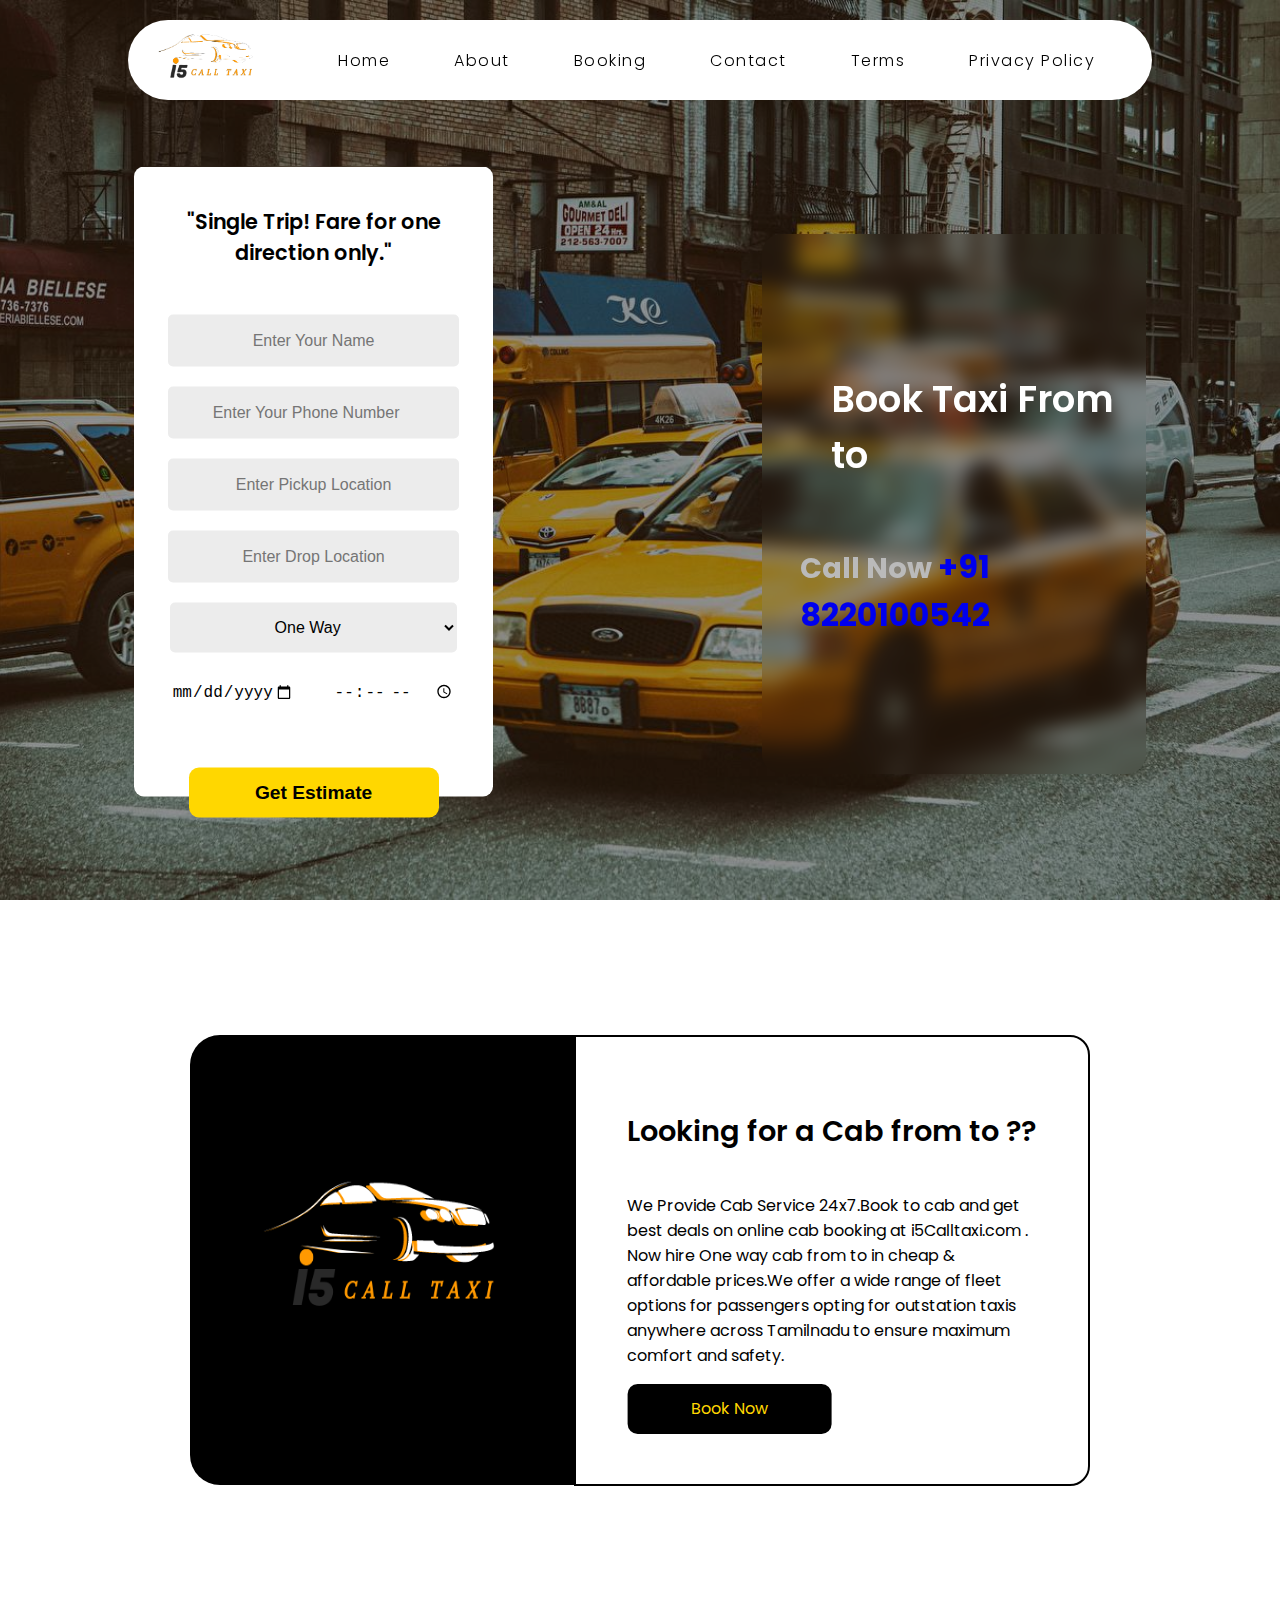
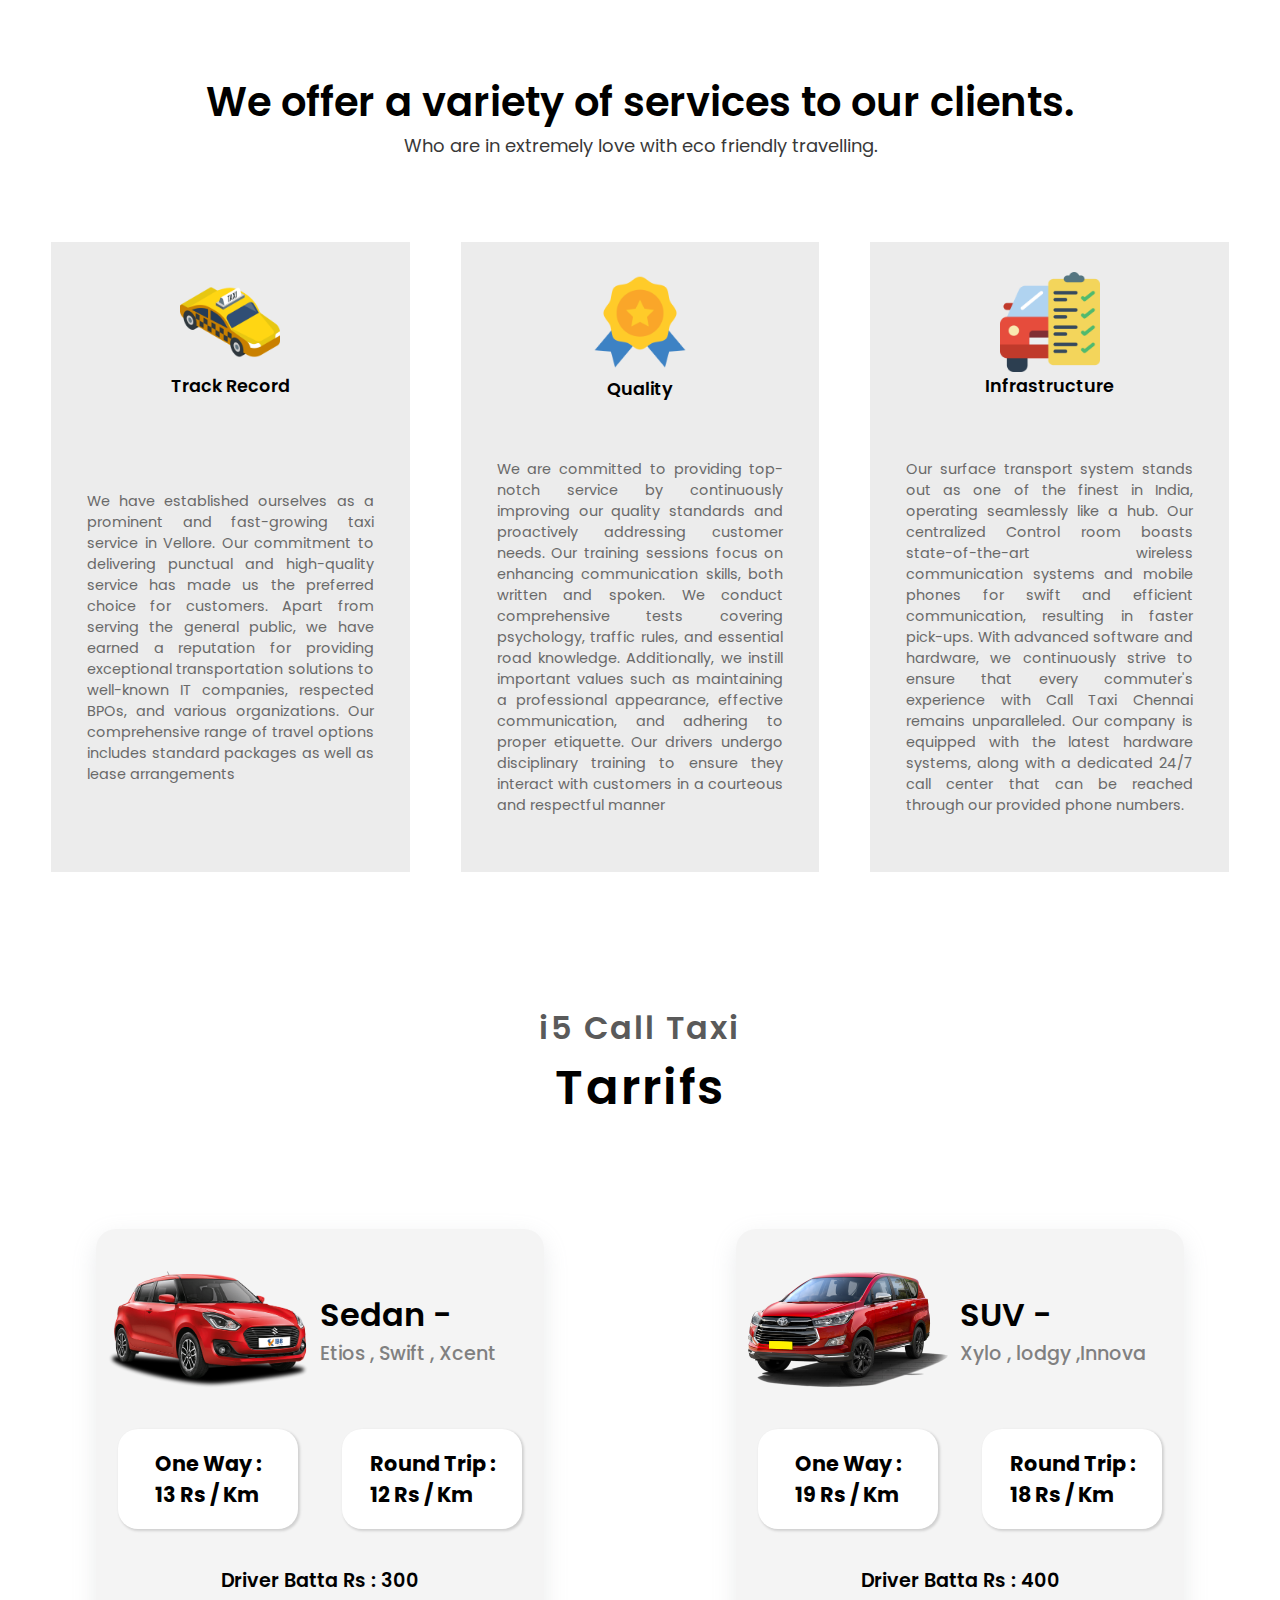
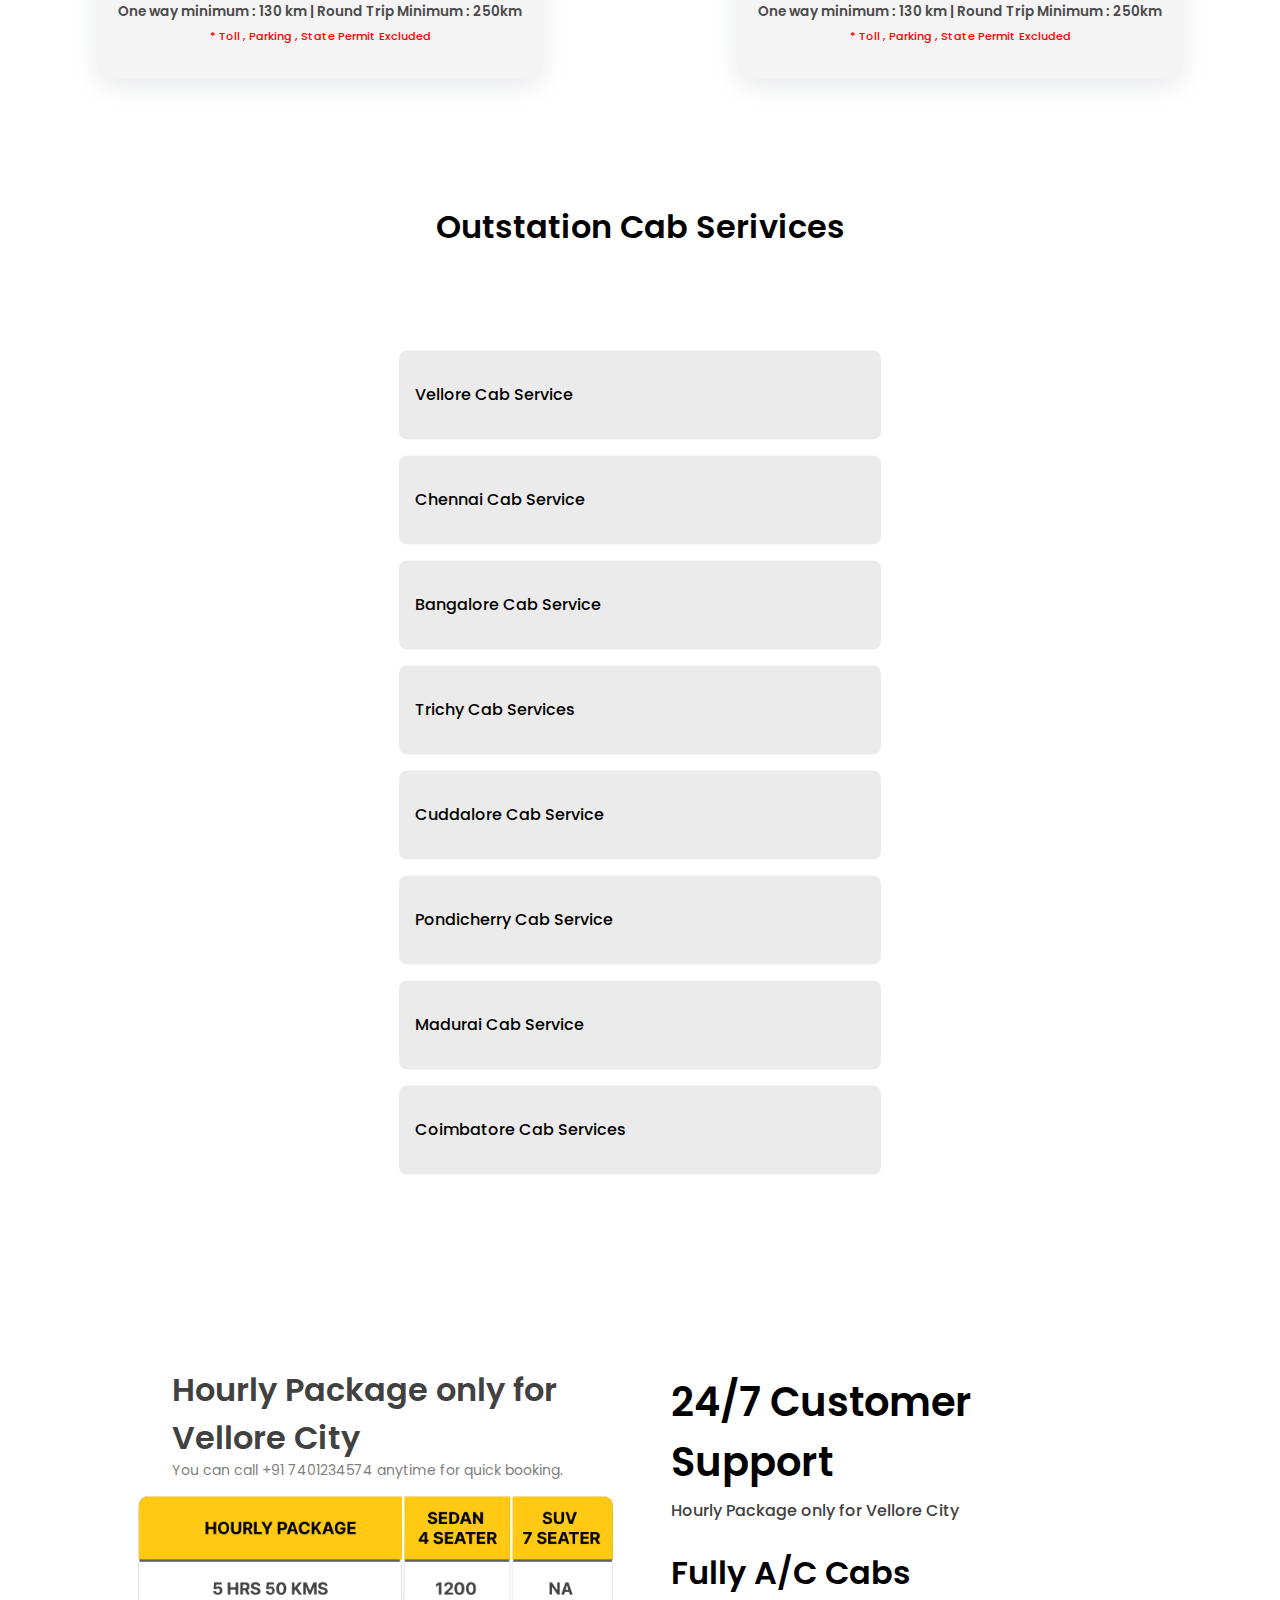
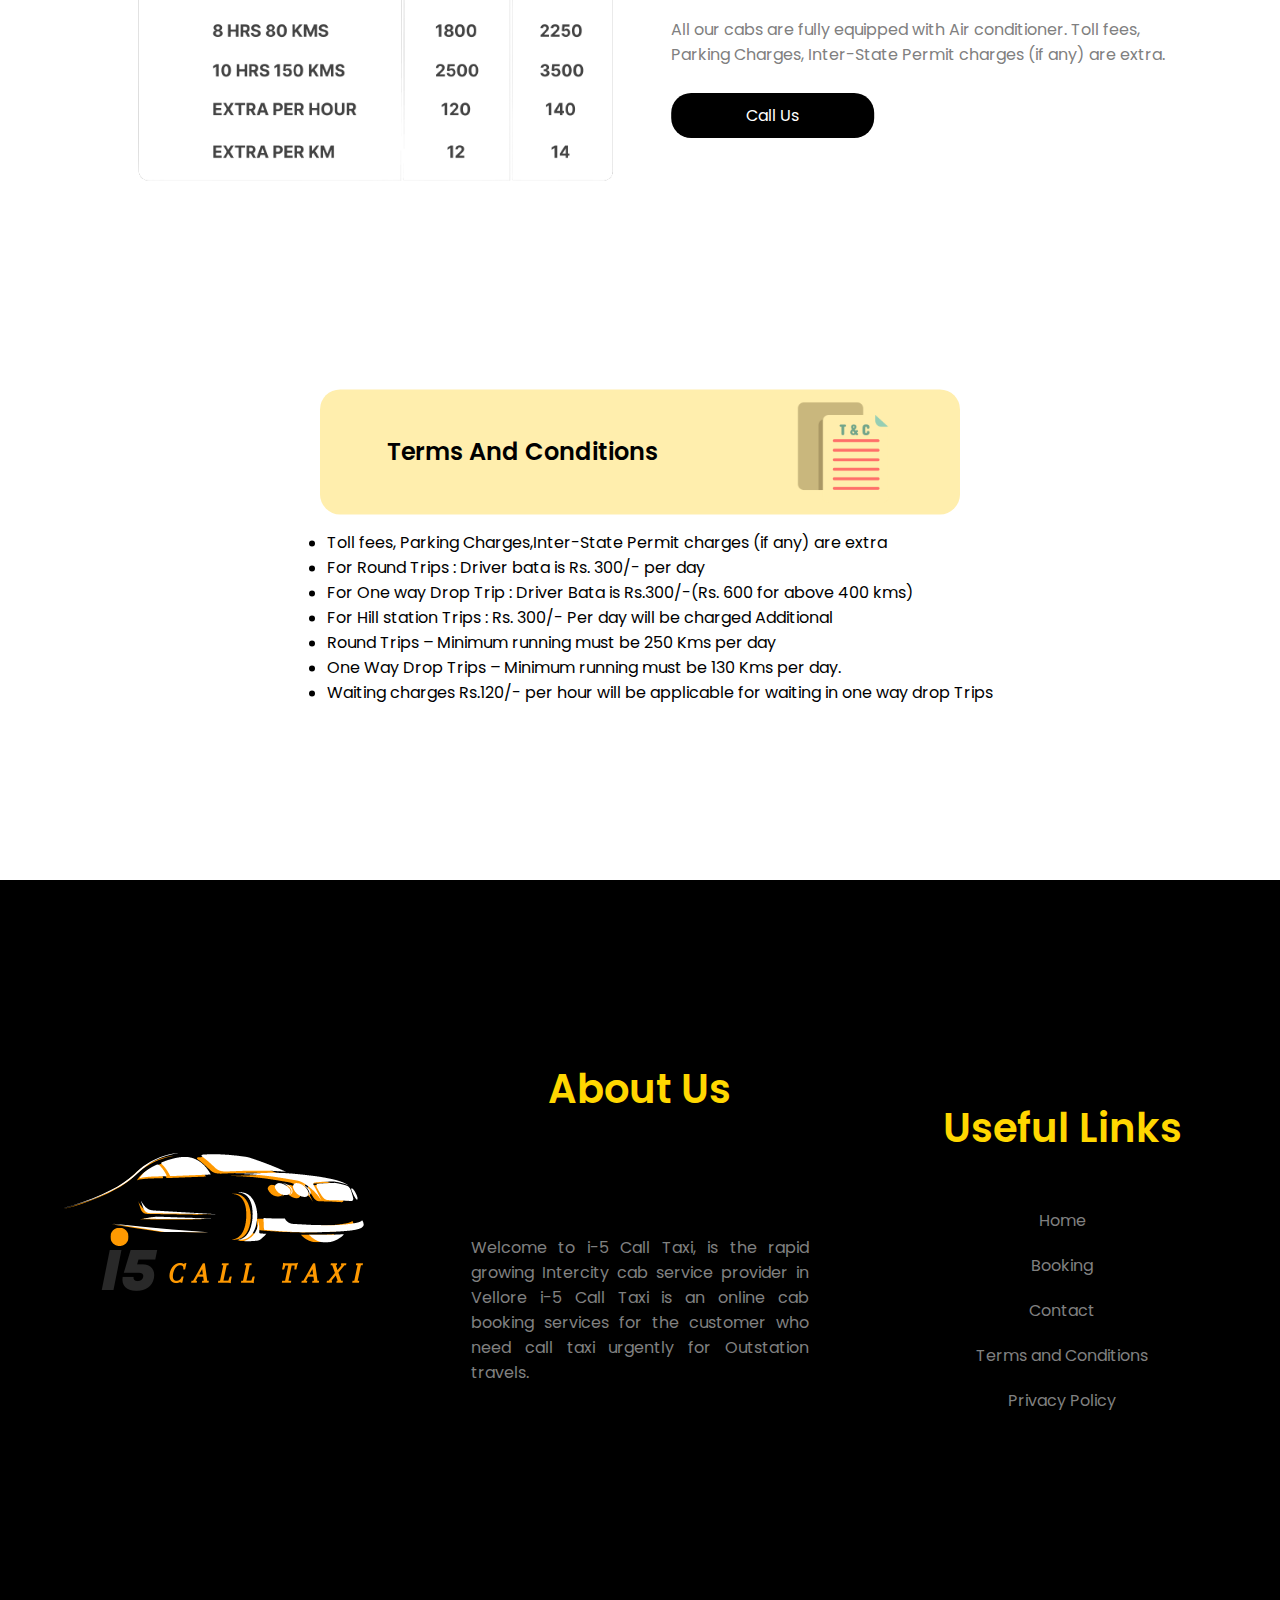
<file: buttonbookingpage.html>
<!DOCTYPE html>
<html lang="en">
<head>
    <meta charset="UTF-8">
    <meta name="viewport" content="width=device-width, initial-scale=1.0">
    <title id="Bookingtitle">i5 Call Taxi Booking</title>
    <link rel="stylesheet" href="style.css">
    <link rel="shortcut icon" href="selecttaxi.png" type="image/x-icon">
    <link rel="stylesheet" href="style.css">
    <link rel="shortcut icon" href="selecttaxi.png" type="image/x-icon">
    <link href='https://fonts.googleapis.com/css?family=Poppins' rel='stylesheet'>
    <link rel="stylesheet" href="https://cdnjs.cloudflare.com/ajax/libs/font-awesome/5.15.3/css/all.min.css"/>
    <link
      rel="stylesheet"
      href="https://cdnjs.cloudflare.com/ajax/libs/font-awesome/6.4.0/css/all.min.css"
      integrity="sha512-iecdLmaskl7CVkqkXNQ/ZH/XLlvWZOJyj7Yy7tcenmpD1ypASozpmT/E0iPtmFIB46ZmdtAc9eNBvH0H/ZpiBw=="
      crossorigin="anonymous"
      referrerpolicy="no-referrer"
    />
    <link
      href="https://fonts.googleapis.com/css2?family=Poppins:wght@400;500&display=swap"
      rel="stylesheet"
    />

    <style>
        .page1{
            height: 100vh;
        }
        .page1::before{
        height: 100vh;
    }
    </style>
</head>
<body>


    <div class="preloader" id="preloader">
        <div class="loadingspinner">
            <div id="square1"></div>
            <div id="square2"></div>
            <div id="square3"></div>
            <div id="square4"></div>
            <div id="square5"></div>
          </div>
    </div>

    <div class="headerdiv">
        <header class="header">
            <div class="logoimageheader">
                <img src="mainlogo.png" alt="i5CallTaxi" class="mainlogoimage">
            </div>
            <div class="linksheader">
                <a href="index.html" class="homelink headerlink">Home</a>
                <a href="#page2" class="aboutlink headerlink">About</a>
                <a href="#page1" class="bookinglink headerlink">Booking</a>
                <a href="contactform.html" class="contactlink headerlink">Contact</a>
                <a href="#page5" class="Termslink headerlink">Terms</a>
                <a href="privacypolicypage.html" class="privacylink headerlink">Privacy Policy</a>
            </div>
            
            
        </header>


        <input type="checkbox" id="active">
      <label for="active" class="menu-btn"><i class="fas fa-bars"></i></label>
      <div class="wrapper">
         <ul>
            <li><a href="#page1">Home</a></li>
            <li><a href="#page2">About</a></li>
            <li><a href="#page1">Booking</a></li>
            <li><a href="contactform.html">Contact</a></li>
            <li><a href="#page5">Terms</a></li>
            <li><a href="privacypolicypage.html">Privacy Policy</a></li>
         </ul>
      </div>
    </div>

    <div class=" page11" id="page1">
        
        
        <div class="bookingformdiv1 bookingformdiv">
            <p class="onewayheading">
                "Single Trip! Fare for one direction only."
            </p>
            <div class="form">
                <input type="text" class="passengername forminput" required placeholder="Enter Your Name" id="passengername">
                
                <input type="number" class="passengerphone forminput" required placeholder="Enter Your Phone Number" id="passengerphone">
                
                <input type="text" class="passengerpickup forminput" required placeholder="Enter Pickup Location" id="passengerpickup">
                
                <input type="text" class="passengerdrop forminput" required placeholder="Enter Drop Location" id="passengerdrop">
                
                <select name="onewaytwoway" id="onewaytwoway" class="forminput select">
                    <option value="oneway">One Way</option>
                    <option value="roundtrip">Round Trip</option>
                </select>
                
                <div class="datetimediv">
                    <input type="date" name="Pickup Date" id="pickupdate" class="pickupdate">
                    <input type="time" name="pickuptime" id="pickuptime" class="pickuptime">
                </div>
                <button class="estimatebutton" onclick="tobuttonbookingpage(),infoextractor(),indexpageinfoextractor()">
                    Get Estimate
                </button>
                
            </div>
        </div>

        <div class=" popularroutesmaindiv1" >
            <h2 class="welcomeheading mainpageheading" style="color: white; font-size: 2.3rem; transform: translateX(10%);">
                Book Taxi From <span id="pickcontenthead" style="color:rgb(182, 182, 182) ;">Vellore</span> to <span id="dropcontenthead" style="color: rgb(182, 182, 182);" >Trichy</span>
            </h2>
            <h3 class="undermainhead" style="font-size: 1.8rem; color: rgb(186, 186, 186); text-align: left; transform: translateX(10%);">Call Now <a href="tel : +91 8220100542" style="font-size: 2rem; transform: translateX(-15%);">+91 8220100542</a></h3>
        </div>
    </div>

    <div class="page2" id="page2">
        <div class="logopage2">
            <img src="i5.png" alt="" width="100%" height="100%" class="logoimgpage2">
        </div>
        <div class="contentpg2">
            <h2 class="welcomeheading" style="font-size: 1.8rem;">
                Looking for a Cab from <span id="pickcontent">Vellore</span> to <span id="dropcontent">Trichy</span>??
            </h2>
            <p class="contentinsidepg2">
                We Provide Cab Service 24x7.Book <span id="pickcontenttext1">Vellore</span> to <span id="dropcontenttext1">Trichy</span> cab and get best deals on online cab booking at i5Calltaxi.com . Now hire One way cab from <span id="pickcontenttext2">Vellore</span> to <span id="dropcontenttext2">Trichy</span> in cheap & affordable prices.We offer a wide range of fleet options for passengers opting for outstation taxis anywhere across Tamilnadu to ensure maximum comfort and safety.


            </p>
            <a class="bookpg2button" href="#page1">
                Book Now
            </a>
        </div>
    </div>

    <div class="page3" id="page3">
        <div class="page3heads">
            <p class="page3head">
                We offer a variety of services to our clients.</p>
        <p class="page3underhead">Who are in extremely love with eco friendly travelling.</p>
        </div>
        
        <div class="page3divs">

            <div class="firstpg3 pg3div">
                <div class="insideheaderandimg">
                    <img src="selecttaxi.png" alt="i5calltaxi" class="insideimage" width="100px" >
                    <p class="insidehead">
                        Track Record
                    </p>
                </div>
                <div class="insidecontent">
                    We have established ourselves as a prominent and fast-growing taxi service in Vellore. Our commitment to delivering punctual and high-quality service has made us the preferred choice for customers. Apart from serving the general public, we have earned a reputation for providing exceptional transportation solutions to well-known IT companies, respected BPOs, and various organizations. Our comprehensive range of travel options includes standard packages as well as lease arrangements
                </div>
            </div>

            <div class="secondpg3 pg3div">
                <div class="insideheaderandimg">
                    <img src="quality.png" alt="i5calltaxi" class="insideimage" width="100px" >
                    <p class="insidehead insidehead2">
                        Quality
                    </p>
                </div>
                <div class="insidecontent">
                    We are committed to providing top-notch service by continuously improving our quality standards and proactively addressing customer needs. Our training sessions focus on enhancing communication skills, both written and spoken. We conduct comprehensive tests covering psychology, traffic rules, and essential road knowledge. Additionally, we instill important values such as maintaining a professional appearance, effective communication, and adhering to proper etiquette. Our drivers undergo disciplinary training to ensure they interact with customers in a courteous and respectful manner
                </div>
            </div>

            <div class="thirdpg3 pg3div">
                <div class="insideheaderandimg">
                    <img src="car.png" alt="i5calltaxi" class="insideimage" width="100px" >
                    <p class="insidehead">
                        Infrastructure
                    </p>
                </div>
                <div class="insidecontent">
                    Our surface transport system stands out as one of the finest in India, operating seamlessly like a hub. Our centralized Control room boasts state-of-the-art wireless communication systems and mobile phones for swift and efficient communication, resulting in faster pick-ups. With advanced software and hardware, we continuously strive to ensure that every commuter's experience with Call Taxi Chennai remains unparalleled. Our company is equipped with the latest hardware systems, along with a dedicated 24/7 call center that can be reached through our provided phone numbers. 
                </div>
            </div>

        </div>
    </div>

    <div class="tarrifpage">
        <p class="tarrifpagehead">
            i5 Call Taxi <br>
            <span class="tarrifheadinside">Tarrifs</span>
        </p>
        <div class="tarrifdivmain">
            <div class="tarrif1sedan tarrifdivinside">
                <div class="carimage">
                    <div class="carimageinsideimage">
                        <img src="swify.png" alt="i5calltaxi"  class="carimgimg">
                    </div>

                    
                    <div class="carinfo">
                        <p class="modeltype">Sedan - </p>
                        <p class="modelname">Etios , Swift , Xcent</p>
                    </div>
                </div>

                <div class="faredivtarrif">
                    <span class="onewaytext">
                        One Way :  <br>13 Rs / Km
                    </span>
                    <span class="roundtriptext">
                        Round Trip : <br>12 Rs / Km
                    </span>
                </div>

                <div class="insttarrif">
                    <span class="driverbatta">Driver Batta Rs : 300</span>
                    <span class="medtexttarrif">
                        One way minimum : 130 km | Round Trip Minimum : 250km
                    </span>
                    <span class="smalltexttarrif">
                        * Toll , Parking , State Permit Excluded
                    </span>
                </div>

            </div>
            <div class="tarrfi2suv tarrifdivinside">
                <div class="carimage">
                    <div class="carimageinsideimage">
                        <img src="kindpng_5738469.png" alt="i5calltaxi" width="200px" class="carimgimg">
                    </div>

                    
                    <div class="carinfo">
                        <p class="modeltype">SUV - </p>
                        <p class="modelname">Xylo , lodgy ,Innova</p>
                    </div>
                </div>

                <div class="faredivtarrif">
                    <span class="onewaytext">
                        One Way :  <br>19 Rs / Km
                    </span>
                    <span class="roundtriptext">
                        Round Trip : <br>18 Rs / Km
                    </span>
                </div>

                <div class="insttarrif">
                    <span class="driverbatta">Driver Batta Rs : 400</span>
                    <span class="medtexttarrif">
                        One way minimum : 130 km | Round Trip Minimum : 250km
                    </span>
                    <span class="smalltexttarrif">
                        * Toll , Parking , State Permit Excluded
                    </span>
                </div>
            </div>
        </div>
    </div>

    <div class="differentcitieslinks">
        <div class="diffcitieshead">
            Outstation Cab Serivices
        </div>
        <div class="accordion">

            <div class="accordion-item Vellore">
            <input type="checkbox" id="item-10" class="inpcheck" />
            <label for="item-10" class="accordion-header">
              <span>Vellore Cab Service</span>
              <span class="arrow">
                <i class="fa-solid fa-caret-right"></i>
              </span>
            </label>
            <div class="accordion-content">
              <p class="linkptag">
                <ul class="linklistptag">
                  <li>
                      <a href="#" class="locationptaglink" onclick="a1i1l12()"><span id="a1i1l1">Vellore</span> &nbsp; to &nbsp;<span id="a1i1l2">Trichy</span> </a>
                  </li>
                  <li>
                      <a href="#" class="locationptaglink">Vellore To Cuddalore </a>
                  </li>
                  <li>
                      <a href="#" class="locationptaglink" onclick="a1i2l12()"><span id="a1i2l1">Vellore</span> &nbsp; to &nbsp;<span id="a1i2l2">Pondicherry</span></a>
                  </li>
                  <li>
                      <a href="#" class="locationptaglink" onclick="a1i3l12()"><span id="a1i3l1">Vellore</span> &nbsp; to &nbsp;<span id="a1i3l2">Madurai</span></a>
                  </li>
                  <li>
                      <a href="#" class="locationptaglink" onclick="a1i4l12()"><span id="a1i4l1">Vellore</span> &nbsp; to &nbsp;<span id="a1i4l2">Kumbakonam</span></a>
                  </li>
                  <li>
                      <a href="#" class="locationptaglink" onclick="a1i5l12()"><span id="a1i5l1">Vellore</span> &nbsp; to &nbsp;<span id="a1i5l2">Vadalur</span></a>
                  </li>
                  <li>
                      <a href="#" class="locationptaglink" onclick="a1i6l12()"><span id="a1i6l1">Vellore</span> &nbsp; to &nbsp;<span id="a1i6l2">Neyveli</span></a>
                  </li>
                  <li>
                      <a href="#" class="locationptaglink" onclick="a1i7l12()"><span id="a1i7l1">Vellore</span> &nbsp; to &nbsp;<span id="a1i7l2">Thanjavur</span></a>
                  </li>
                  <li>
                      <a href="#" class="locationptaglink" onclick="a1i8l12()"><span id="a1i8l1">Vellore</span> &nbsp; to &nbsp;<span id="a1i8l2">Chennai</span></a>
                  </li>
                  <li>
                      <a href="#" class="locationptaglink" onclick="a1i9l12()"><span id="a1i9l1">Vellore</span> &nbsp; to &nbsp;<span id="a1i9l2">Bangalore</span></a>
                  </li>
                  <li>
                      <a href="#" class="locationptaglink" onclick="a1i10l12()"><span id="a1i10l1">Vellore</span> &nbsp; to &nbsp;<span id="a1i10l2">Kanyakumari</span></a>
                  </li>
                  <li>
                      <a href="#" class="locationptaglink" onclick="a1i11l12()"><span id="a1i11l1">Vellore</span> &nbsp; to &nbsp;<span id="a1i11l2">Tirunerveli</span></a>
                  </li>
                  <li>
                      <a href="#" class="locationptaglink" onclick="a1i12l12()"><span id="a1i12l1">Vellore</span> &nbsp; to &nbsp;<span id="a1i12l2">Coimbatore</span></a>
                  </li>
  
                </ul>
              </p>
            </div>
            </div>

            <div class="accordion-item chennai">
          <input type="checkbox" id="item-1" class="inpcheck" />
          <label for="item-1" class="accordion-header">
            <span>Chennai Cab Service</span>
            <span class="arrow">
              <i class="fa-solid fa-caret-right"></i>
            </span>
          </label>
          <div class="accordion-content">
            <p class="linkptag">
              <ul class="linklistptag">
                <li>
                    <a href="#" class="locationptaglink" onclick="a2i1l12()"><span id="a2i1l1">Chennai</span> &nbsp; to &nbsp;<span id="a2i1l2">Trichy</span></a>
                </li>
                <li>
                    <a href="#" class="locationptaglink" onclick="a2i2l12()"><span id="a2i2l1">Chennai</span> &nbsp; to &nbsp;<span id="a2i2l2">Cuddalore</span></a>
                </li>
                <li>
                    <a href="#" class="locationptaglink" onclick="a2i3l12()"><span id="a2i3l1">Chennai</span> &nbsp; to &nbsp;<span id="a2i3l2">Pondicherry</span></a>
                </li>
                <li>
                    <a href="#" class="locationptaglink" onclick="a2i4l12()"><span id="a2i4l1">Chennai</span> &nbsp; to &nbsp;<span id="a2i4l2">Madurai</span></a>
                </li>
                <li>
                    <a href="#" class="locationptaglink" onclick="a2i5l12()"><span id="a2i5l1">Chennai</span> &nbsp; to &nbsp;<span id="a2i5l2">Kumbakonam</span></a>
                </li>
                <li>
                    <a href="#" class="locationptaglink" onclick="a2i6l12()"><span id="a2i6l1">Chennai</span> &nbsp; to &nbsp;<span id="a2i6l2">Vadalur</span></a>
                </li>
                <li>
                    <a href="#" class="locationptaglink" onclick="a2i7l12()"><span id="a2i7l1">Chennai</span> &nbsp; to &nbsp;<span id="a2i7l2">Neyveli</span></a>
                </li>
                <li>
                    <a href="#" class="locationptaglink" onclick="a2i8l12()"><span id="a2i2l1">Chennai</span> &nbsp; to &nbsp;<span id="a2i2l2">Thanjavur</span></a>
                </li>
                <li>
                    <a href="#" class="locationptaglink" onclick="a2i9l12()"><span id="a2i9l1">Chennai</span> &nbsp; to &nbsp;<span id="a2i9l2">Vellore</span></a>
                </li>
                <li>
                    <a href="#" class="locationptaglink" onclick="a2i10l12()"><span id="a2i10l1">Chennai</span> &nbsp; to &nbsp;<span id="a2i10l2">Bangalore</span></a>
                </li>
                <li>
                    <a href="#" class="locationptaglink" onclick="a2i11l12()"><span id="a2i11l1">Chennai</span> &nbsp; to &nbsp;<span id="a2i11l2">Kanyakumari</span></a>
                </li>
                <li>
                    <a href="#" class="locationptaglink" onclick="a2i12l12()"><span id="a2i12l1">Chennai</span> &nbsp; to &nbsp;<span id="a2i12l2">Tirunerveli</span> </a>
                </li>
                <li>
                    <a href="#" class="locationptaglink" onclick="a2i13l12()"><span id="a2i13l1">Chennai</span> &nbsp; to &nbsp;<span id="a2i13l2">Coimbatore</span></a>
                </li>

              </ul>
            </p>
          </div>
            </div>

            <div class="accordion-item Bangalore">
            <input type="checkbox" id="item-2" class="inpcheck"/>
            <label for="item-2" class="accordion-header">
              <span>Bangalore Cab Service</span>
              <span class="arrow">
                <i class="fa-solid fa-caret-right"></i>
              </span>
            </label>
            <div class="accordion-content">
                <p class="linkptag">
                    <ul class="linklistptag">
                      <li>
                          <a href="#" class="locationptaglink" onclick="a3i1l12()"><span id="a3i1l1">Bangalore</span> &nbsp; to &nbsp;<span id="a3i1l2">Trichy</span></a>
                      </li>
                      <li>
                          <a href="#" class="locationptaglink" onclick="a3i2l12()"><span id="a3i2l1">Bangalore</span> &nbsp; to &nbsp;<span id="a3i2l2">Cuddalore</span></a>
                      </li>
                      <li>
                          <a href="#" class="locationptaglink" onclick="a3i3l12()"><span id="a3i3l1">Bangalore</span> &nbsp; to &nbsp;<span id="a3i3l2">Pondicherry</span></a>
                      </li>
                      <li>
                          <a href="#" class="locationptaglink" onclick="a3i4l12()"><span id="a3i4l1">Bangalore</span> &nbsp; to &nbsp;<span id="a3i4l2">Madurai</span></a>
                      </li>
                      <li>
                          <a href="#" class="locationptaglink" onclick="a3i5l12()"><span id="a3i5l1">Bangalore</span>&nbsp; to <span id="a3i5l2">Kumbakonam</span></a>
                      </li>
                      <li>
                          <a href="#" class="locationptaglink" onclick="a3i6l12()"><span id="a3i6l1">Bangalore</span> &nbsp; to &nbsp;<span id="a3i6l2">Vadalur</span></a>
                      </li>
                      <li>
                          <a href="#" class="locationptaglink" onclick="a3i7l12()"><span id="a3i7l1">Bangalore</span> &nbsp; to &nbsp;<span id="a3i7l2">Neyveli</span> </a>
                      </li>
                      <li>
                          <a href="#" class="locationptaglink" onclick="a3i8l12()"><span id="a3i8l1">Bangalore</span> &nbsp; to &nbsp;<span id="a3i8l2">Thanjavur</span></a>
                      </li>
                      <li>
                          <a href="#" class="locationptaglink" onclick="a3i9l12()"><span id="a3i9l1">Bangalore</span> &nbsp; to &nbsp;<span id="a3i9l2">Vellore</span></a>
                      </li>
                      <li>
                          <a href="#" class="locationptaglink" onclick="a3i10l12()"><span id="a3i10l1">Bangalore</span> &nbsp; to &nbsp;<span id="a3i10l2">Chennai</span></a>
                      </li>
                      <li>
                          <a href="#" class="locationptaglink" onclick="a3i11l12()"><span id="a3i11l1">Bangalore</span> &nbsp; to &nbsp;<span id="a3i11l2">Kanyakumari</span></a>
                      </li>
                      <li>
                          <a href="#" class="locationptaglink" onclick="a3i12l12()"><span id="a3i12l1">Bangalore</span> &nbsp; to &nbsp;<span id="a3i12l2">Tirunerveli</span> </a>
                      </li>
                      <li>
                          <a href="#" class="locationptaglink" onclick="a3i13l12()"><span id="a3i13l1">Bangalore</span> &nbsp; to &nbsp;<span id="a3i13l2">Coimbatore</span></a>
                      </li>
      
                    </ul>
                  </p>
            </div>
            </div>

            <div class="accordion-item trichy">
            <input type="checkbox" id="item-4" class="inpcheck" />
            <label for="item-4" class="accordion-header">
              <span>Trichy Cab Services</span>
              <span class="arrow">
                <i class="fa-solid fa-caret-right"></i>
              </span>
            </label>
            <div class="accordion-content">
                <p class="linkptag">
                    <ul class="linklistptag">
                      <li>
                          <a href="#" class="locationptaglink" onclick="a4i1l12()"><span id="a4i1l1">Trichy</span> &nbsp; to &nbsp;<span id="a4i1l2">Chennai</span></a>
                      </li>
                      <li>
                          <a href="#" class="locationptaglink" onclick="a4i2l12()"><span id="a4i2l1">Trichy</span> &nbsp; to &nbsp;<span id="a4i2l2">Cuddalore</span></a>
                      </li>
                      <li>
                          <a href="#" class="locationptaglink" onclick="a4i3l12()"><span id="a4i3l1">Trichy</span> &nbsp; to &nbsp;<span id="a4i3l2">Pondicherry</span></a>
                      </li>
                      <li>
                          <a href="#" class="locationptaglink" onclick="a4i4l12()"><span id="a4i4l1">Trichy</span> &nbsp; to &nbsp;<span id="a4i4l2">Madurai</span></a>
                      </li>
                      <li>
                          <a href="#" class="locationptaglink" onclick="a4i5l12()"><span id="a4i5l1">Trichy</span> &nbsp; to &nbsp;<span id="a4i5l2">Kumbakonam</span></a>
                      </li>
                      <li>
                          <a href="#" class="locationptaglink" onclick="a4i6l12()"><span id="a4i6l1">Trichy</span> &nbsp; to &nbsp;<span id="a4i6l2">Vadalur</span></a>
                      </li>
                      <li>
                          <a href="#" class="locationptaglink" onclick="a4i7l12()"><span id="a4i7l1">Trichy</span> &nbsp; to &nbsp;<span id="a4i7l2">Neyveli</span></a>
                      </li>
                      <li>
                          <a href="#" class="locationptaglink" onclick="a4i8l12()"><span id="a4i8l1">Trichy</span> &nbsp; to &nbsp;<span id="a4i8l2">Thanjavur</span></a>
                      </li>
                      <li>
                          <a href="#" class="locationptaglink" onclick="a4i9l12()"><span id="a4i9l1">Trichy</span> &nbsp; to &nbsp;<span id="a4i9l2">Vellore</span></a>
                      </li>
                      <li>
                          <a href="#" class="locationptaglink" onclick="a4i10l12()"><span id="a4i10l1">Trichy</span> &nbsp; to &nbsp;<span id="a4i10l2">Bangalore</span></a>
                      </li>
                      <li>
                          <a href="#" class="locationptaglink" onclick="a4i11l12()"><span id="a4i11l1">Trichy</span> &nbsp; to &nbsp;<span id="a4i11l2">Kanyakumari</span></a>
                      </li>
                      <li>
                          <a href="#" class="locationptaglink" onclick="a4i12l12()"><span id="a4i12l1">Trichy</span> &nbsp; to &nbsp;<span id="a4i12l2">Tirunerveli</span></a>
                      </li>
                      <li>
                          <a href="#" class="locationptaglink" onclick="a4i13l12()"><span id="a4i13l1">Trichy</span> &nbsp; to &nbsp;<span id="a4i13l2">Coimbatore</span> </a>
                      </li>
      
                    </ul>
                </p>
            </div>
            </div>

            <div class="accordion-item Cuddalore">
                <input type="checkbox" id="item-11" class="inpcheck" />
                <label for="item-11" class="accordion-header">
                  <span>Cuddalore Cab Service</span>
                  <span class="arrow">
                    <i class="fa-solid fa-caret-right"></i>
                  </span>
                </label>
                <div class="accordion-content">
                  <p class="linkptag">
                    <ul class="linklistptag">
                      <li>
                          <a href="#" class="locationptaglink" onclick="a5i1l12()"><span id="a5i1l1">Cuddalore</span> &nbsp; to &nbsp;<span id="a5i1l2">Trichy</span> </a>
                      </li>
                      <li>
                          <a href="#" class="locationptaglink">Cuddalore To Cuddalore </a>
                      </li>
                      <li>
                          <a href="#" class="locationptaglink" onclick="a5i2l12()"><span id="a5i2l1">Cuddalore</span> &nbsp; to &nbsp;<span id="a5i2l2">Pondicherry</span></a>
                      </li>
                      <li>
                          <a href="#" class="locationptaglink" onclick="a5i3l12()"><span id="a5i3l1">Cuddalore</span> &nbsp; to &nbsp;<span id="a5i3l2">Madurai</span></a>
                      </li>
                      <li>
                          <a href="#" class="locationptaglink" onclick="a5i4l12()"><span id="a5i4l1">Cuddalore</span> &nbsp; to &nbsp;<span id="a5i4l2">Kumbakonam</span></a>
                      </li>
                      <li>
                          <a href="#" class="locationptaglink" onclick="a5i5l12()"><span id="a5i5l1">Cuddalore</span> &nbsp; to &nbsp;<span id="a5i5l2">Vadalur</span></a>
                      </li>
                      <li>
                          <a href="#" class="locationptaglink" onclick="a5i6l12()"><span id="a5i6l1">Cuddalore</span> &nbsp; to &nbsp;<span id="a5i6l2">Neyveli</span></a>
                      </li>
                      <li>
                          <a href="#" class="locationptaglink" onclick="a5i7l12()"><span id="a5i7l1">Cuddalore</span> &nbsp; to &nbsp;<span id="a5i7l2">Thanjavur</span></a>
                      </li>
                      <li>
                          <a href="#" class="locationptaglink" onclick="a5i8l12()"><span id="a5i8l1">Cuddalore</span> &nbsp; to &nbsp;<span id="a5i8l2">Chennai</span></a>
                      </li>
                      <li>
                          <a href="#" class="locationptaglink" onclick="a5i9l12()"><span id="a5i9l1">Cuddalore</span> &nbsp; to &nbsp;<span id="a5i9l2">Bangalore</span></a>
                      </li>
                      <li>
                          <a href="#" class="locationptaglink" onclick="a5i10l12()"><span id="a5i10l1">Cuddalore</span> &nbsp; to &nbsp;<span id="a5i10l2">Kanyakumari</span></a>
                      </li>
                      <li>
                          <a href="#" class="locationptaglink" onclick="a5i11l12()"><span id="a5i11l1">Cuddalore</span> &nbsp; to &nbsp;<span id="a5i11l2">Tirunerveli</span></a>
                      </li>
                      <li>
                          <a href="#" class="locationptaglink" onclick="a5i12l12()"><span id="a5i12l1">Cuddalore</span> &nbsp; to &nbsp;<span id="a5i12l2">Coimbatore</span></a>
                      </li>
      
                    </ul>
                  </p>
                </div>
            </div>
    
            <div class="accordion-item Pondicherry">
              <input type="checkbox" id="item-13" class="inpcheck" />
              <label for="item-13" class="accordion-header">
                <span>Pondicherry Cab Service</span>
                <span class="arrow">
                  <i class="fa-solid fa-caret-right"></i>
                </span>
              </label>
              <div class="accordion-content">
                <p class="linkptag">
                  <ul class="linklistptag">
                    <li>
                        <a href="#" class="locationptaglink" onclick="a6i1l12()"><span id="a6i1l1">Pondicherry</span> &nbsp; to &nbsp;<span id="a6i1l2">Trichy</span></a>
                    </li>
                    <li>
                        <a href="#" class="locationptaglink" onclick="a6i2l12()"><span id="a6i2l1">Pondicherry</span> &nbsp; to &nbsp;<span id="a6i2l2">Cuddalore</span></a>
                    </li>
                    <li>
                        <a href="#" class="locationptaglink" onclick="a6i3l12()"><span id="a6i3l1">Pondicherry</span> &nbsp; to &nbsp;<span id="a6i3l2">Pondicherry</span></a>
                    </li>
                    <li>
                        <a href="#" class="locationptaglink" onclick="a6i4l12()"><span id="a6i4l1">Pondicherry</span> &nbsp; to &nbsp;<span id="a6i4l2">Madurai</span></a>
                    </li>
                    <li>
                        <a href="#" class="locationptaglink" onclick="a6i5l12()"><span id="a6i5l1">Pondicherry</span> &nbsp; to &nbsp;<span id="a6i5l2">Kumbakonam</span></a>
                    </li>
                    <li>
                        <a href="#" class="locationptaglink" onclick="a6i6l12()"><span id="a6i6l1">Pondicherry</span> &nbsp; to &nbsp;<span id="a6i6l2">Vadalur</span></a>
                    </li>
                    <li>
                        <a href="#" class="locationptaglink" onclick="a6i7l12()"><span id="a6i7l1">Pondicherry</span> &nbsp; to &nbsp;<span id="a6i7l2">Neyveli</span></a>
                    </li>
                    <li>
                        <a href="#" class="locationptaglink" onclick="a6i8l12()"><span id="a6i2l1">Pondicherry</span> &nbsp; to &nbsp;<span id="a6i2l2">Thanjavur</span></a>
                    </li>
                    <li>
                        <a href="#" class="locationptaglink" onclick="a6i9l12()"><span id="a6i9l1">Pondicherry</span> &nbsp; to &nbsp;<span id="a6i9l2">Vellore</span></a>
                    </li>
                    <li>
                        <a href="#" class="locationptaglink" onclick="a6i10l12()"><span id="a6i10l1">Pondicherry</span> &nbsp; to &nbsp;<span id="a6i10l2">Bangalore</span></a>
                    </li>
                    <li>
                        <a href="#" class="locationptaglink" onclick="a6i11l12()"><span id="a6i11l1">Pondicherry</span> &nbsp; to &nbsp;<span id="a6i11l2">Kanyakumari</span></a>
                    </li>
                    <li>
                        <a href="#" class="locationptaglink" onclick="a6i12l12()"><span id="a6i12l1">Pondicherry</span> &nbsp; to &nbsp;<span id="a6i12l2">Tirunerveli</span> </a>
                    </li>
                    <li>
                        <a href="#" class="locationptaglink" onclick="a6i13l12()"><span id="a6i13l1">Pondicherry</span> &nbsp; to &nbsp;<span id="a6i13l2">Coimbatore</span></a>
                    </li>
    
                  </ul>
                </p>
              </div>
            </div>
    
            <div class="accordion-item Madurai">
                <input type="checkbox" id="item-20" class="inpcheck"/>
                <label for="item-20" class="accordion-header">
                  <span>Madurai Cab Service</span>
                  <span class="arrow">
                    <i class="fa-solid fa-caret-right"></i>
                  </span>
                </label>
                <div class="accordion-content">
                    <p class="linkptag">
                        <ul class="linklistptag">
                          <li>
                              <a href="#" class="locationptaglink" onclick="a7i1l12()"><span id="a7i1l1">Madurai</span> &nbsp; to &nbsp;<span id="a7i1l2">Trichy</span></a>
                          </li>
                          <li>
                              <a href="#" class="locationptaglink" onclick="a7i2l12()"><span id="a7i2l1">Madurai</span> &nbsp; to &nbsp;<span id="a7i2l2">Cuddalore</span></a>
                          </li>
                          <li>
                              <a href="#" class="locationptaglink" onclick="a7i3l12()"><span id="a7i3l1">Madurai</span> &nbsp; to &nbsp;<span id="a7i3l2">Pondicherry</span></a>
                          </li>
                          <li>
                              <a href="#" class="locationptaglink" onclick="a7i4l12()"><span id="a7i4l1">Madurai</span> &nbsp; to &nbsp;<span id="a7i4l2">Madurai</span></a>
                          </li>
                          <li>
                              <a href="#" class="locationptaglink" onclick="a7i5l12()"><span id="a7i5l1">Madurai</span>&nbsp; to <span id="a7i5l2">Kumbakonam</span></a>
                          </li>
                          <li>
                              <a href="#" class="locationptaglink" onclick="a7i6l12()"><span id="a7i6l1">Madurai</span> &nbsp; to &nbsp;<span id="a7i6l2">Vadalur</span></a>
                          </li>
                          <li>
                              <a href="#" class="locationptaglink" onclick="a7i7l12()"><span id="a7i7l1">Madurai</span> &nbsp; to &nbsp;<span id="a7i7l2">Neyveli</span> </a>
                          </li>
                          <li>
                              <a href="#" class="locationptaglink" onclick="a7i8l12()"><span id="a7i8l1">Madurai</span> &nbsp; to &nbsp;<span id="a7i8l2">Thanjavur</span></a>
                          </li>
                          <li>
                              <a href="#" class="locationptaglink" onclick="a7i9l12()"><span id="a7i9l1">Madurai</span> &nbsp; to &nbsp;<span id="a7i9l2">Vellore</span></a>
                          </li>
                          <li>
                              <a href="#" class="locationptaglink" onclick="a7i10l12()"><span id="a7i10l1">Madurai</span> &nbsp; to &nbsp;<span id="a7i10l2">Chennai</span></a>
                          </li>
                          <li>
                              <a href="#" class="locationptaglink" onclick="a7i11l12()"><span id="a7i11l1">Madurai</span> &nbsp; to &nbsp;<span id="a7i11l2">Kanyakumari</span></a>
                          </li>
                          <li>
                              <a href="#" class="locationptaglink" onclick="a7i12l12()"><span id="a7i12l1">Madurai</span> &nbsp; to &nbsp;<span id="a7i12l2">Tirunerveli</span> </a>
                          </li>
                          <li>
                              <a href="#" class="locationptaglink" onclick="a7i13l12()"><span id="a7i13l1">Madurai</span> &nbsp; to &nbsp;<span id="a7i13l2">Coimbatore</span></a>
                          </li>
          
                        </ul>
                      </p>
                </div>
            </div>
    
            <div class="accordion-item Coimbatore">
                <input type="checkbox" id="item-40" class="inpcheck" />
                <label for="item-40" class="accordion-header">
                  <span>Coimbatore Cab Services</span>
                  <span class="arrow">
                    <i class="fa-solid fa-caret-right"></i>
                  </span>
                </label>
                <div class="accordion-content">
                    <p class="linkptag">
                        <ul class="linklistptag">
                          <li>
                              <a href="#" class="locationptaglink" onclick="a8i1l12()"><span id="a8i1l1">Coimbatore</span> &nbsp; to &nbsp;<span id="a8i1l2">Chennai</span></a>
                          </li>
                          <li>
                              <a href="#" class="locationptaglink" onclick="a8i2l12()"><span id="a8i2l1">Coimbatore</span> &nbsp; to &nbsp;<span id="a8i2l2">Cuddalore</span></a>
                          </li>
                          <li>
                              <a href="#" class="locationptaglink" onclick="a8i3l12()"><span id="a8i3l1">Coimbatore</span> &nbsp; to &nbsp;<span id="a8i3l2">Pondicherry</span></a>
                          </li>
                          <li>
                              <a href="#" class="locationptaglink" onclick="a8i4l12()"><span id="a8i4l1">Coimbatore</span> &nbsp; to &nbsp;<span id="a8i4l2">Madurai</span></a>
                          </li>
                          <li>
                              <a href="#" class="locationptaglink" onclick="a8i5l12()"><span id="a8i5l1">Coimbatore</span> &nbsp; to &nbsp;<span id="a8i5l2">Kumbakonam</span></a>
                          </li>
                          <li>
                              <a href="#" class="locationptaglink" onclick="a8i6l12()"><span id="a8i6l1">Coimbatore</span> &nbsp; to &nbsp;<span id="a8i6l2">Vadalur</span></a>
                          </li>
                          <li>
                              <a href="#" class="locationptaglink" onclick="a8i7l12()"><span id="a8i7l1">Coimbatore</span> &nbsp; to &nbsp;<span id="a8i7l2">Neyveli</span></a>
                          </li>
                          <li>
                              <a href="#" class="locationptaglink" onclick="a8i8l12()"><span id="a8i8l1">Coimbatore</span> &nbsp; to &nbsp;<span id="a8i8l2">Thanjavur</span></a>
                          </li>
                          <li>
                              <a href="#" class="locationptaglink" onclick="a8i9l12()"><span id="a8i9l1">Coimbatore</span> &nbsp; to &nbsp;<span id="a8i9l2">Vellore</span></a>
                          </li>
                          <li>
                              <a href="#" class="locationptaglink" onclick="a8i10l12()"><span id="a8i10l1">Coimbatore</span> &nbsp; to &nbsp;<span id="a8i10l2">Bangalore</span></a>
                          </li>
                          <li>
                              <a href="#" class="locationptaglink" onclick="a8i11l12()"><span id="a8i11l1">Coimbatore</span> &nbsp; to &nbsp;<span id="a8i11l2">Kanyakumari</span></a>
                          </li>
                          <li>
                              <a href="#" class="locationptaglink" onclick="a8i12l12()"><span id="a8i12l1">Coimbatore</span> &nbsp; to &nbsp;<span id="a8i12l2">Tirunerveli</span></a>
                          </li>
                          <li>
                              <a href="#" class="locationptaglink" onclick="a8i13l12()"><span id="a8i13l1">Coimbatore</span> &nbsp; to &nbsp;<span id="a8i13l2">Coimbatore</span> </a>
                          </li>
          
                        </ul>
                    </p>
                </div>
            </div>

        </div>
    </div>

    <div class="page4" id="page4">
        <div class="page4first">
            <p class="page4irsthead">
                Hourly Package only for Vellore City
            </p>
            <p class="page4firstunderhead">
                You can call +91 7401234574 anytime for quick booking.
            </p>
            <img src="Screenshot__332_-removebg-preview.png" alt="i5Calltaxi" class="page4firstimage">
        </div>
        <div class="page4second">
            <p class="page4secondhead">
                24/7 Customer Support
            </p>
            <p class="page4secondunderhead">
                Hourly Package only for Vellore City
            </p>
            <p class="page4secondminihead">
                Fully A/C Cabs
            </p>
            <p class="page4undercontent">
                All our cabs are fully equipped with Air conditioner. Toll fees, Parking Charges, Inter-State Permit charges (if any) are extra.
            </p>
            <a href="tel:9301303584" target="_self"><div class="callmelinkpage4">Call Us</div></a>

        </div>
    </div>

    <div class="page5" id="page5">
        <div class="pg5content">
            <div class="page5head">
                Terms And Conditions
                <img src="terms-and-conditions.png" alt="i5calltaxi" class="pg5img">
            </div>
            <div class="termscontentpg5">
                <ul class="termslistpg5">
                    <li>Toll fees, Parking Charges,Inter-State Permit charges (if any) are extra</li>
                    <li>For Round Trips : Driver bata is Rs. 300/- per day</li>
                    <li>For One way Drop Trip : Driver Bata is Rs.300/-(Rs. 600 for above 400 kms)</li>
                    <li>For Hill station Trips : Rs. 300/- Per day will be charged Additional
                    </li>
                    <li>Round Trips – Minimum running must be 250 Kms per day</li>
                    <li>One Way Drop Trips – Minimum running must be 130 Kms per day.</li>
                    <li>Waiting charges Rs.120/- per hour will be applicable for waiting in one way drop Trips</li>

                </ul>
            </div>
        </div>
    </div>

    

    

    <div class="footer page7">
        <div class="imagefooter">
            <img src="i5.png" alt="" class="footerlogo">
        </div>
        <div class="aboutusfooter">
            <p class="aboutheadfooter">
                About Us
            </p>
            <p class="aboutuscontent">
                Welcome to i-5 Call Taxi,  is the rapid growing Intercity cab service provider in Vellore i-5 Call Taxi is an online cab booking services for the customer who need call taxi urgently for Outstation travels.
            </p>
        </div>
        <div class="usefullinksfooter">
            <p class="usefullinksheadfooter">
                Useful Links
            </p>
            <a href="index.html" class="usefullink1">Home</a>
            <a href="#page1" class="usefullink1">Booking</a>
            <a href="contactform.html" class="usefullink1">Contact</a>
            <a href="#page5" class="usefullink1">Terms and Conditions</a>
            <a href="privacypolicypage.html" class="usefullink1">Privacy Policy</a>

        </div>

    </div>


    <script src="script.js"></script>

    <script>
        document.getElementById("passengerpickup").value = localStorage.getItem("pickbutton");
        document.getElementById("passengerdrop").value = localStorage.getItem("dropbutton");
        document.getElementById("Bookingtitle").innerHTML = localStorage.getItem("pickbutton") +" "+ "To"+" " +localStorage.getItem("dropbutton")+" "+"| i5 Call Taxi";
        document.getElementById("pickcontent").innerText = localStorage.getItem("pickbutton");
        document.getElementById("dropcontent").innerText = localStorage.getItem("dropbutton");
        document.getElementById("pickcontenttext2").innerText = localStorage.getItem("pickbutton");
        document.getElementById("dropcontenttext2").innerText = localStorage.getItem("dropbutton");
        document.getElementById("pickcontenttext1").innerText = localStorage.getItem("pickbutton");
        document.getElementById("dropcontenttext1").innerText = localStorage.getItem("dropbutton");
        document.getElementById("pickcontenthead").innerText = localStorage.getItem("pickbutton");
        document.getElementById("dropcontenthead").innerText = localStorage.getItem("dropbutton");

    </script>
    <script>
        var loader = document.getElementById("preloader");
    window.addEventListener("load",function(){
        loader.style.display = "none";
    });


   

    </script>
</body>
</html>
</file>
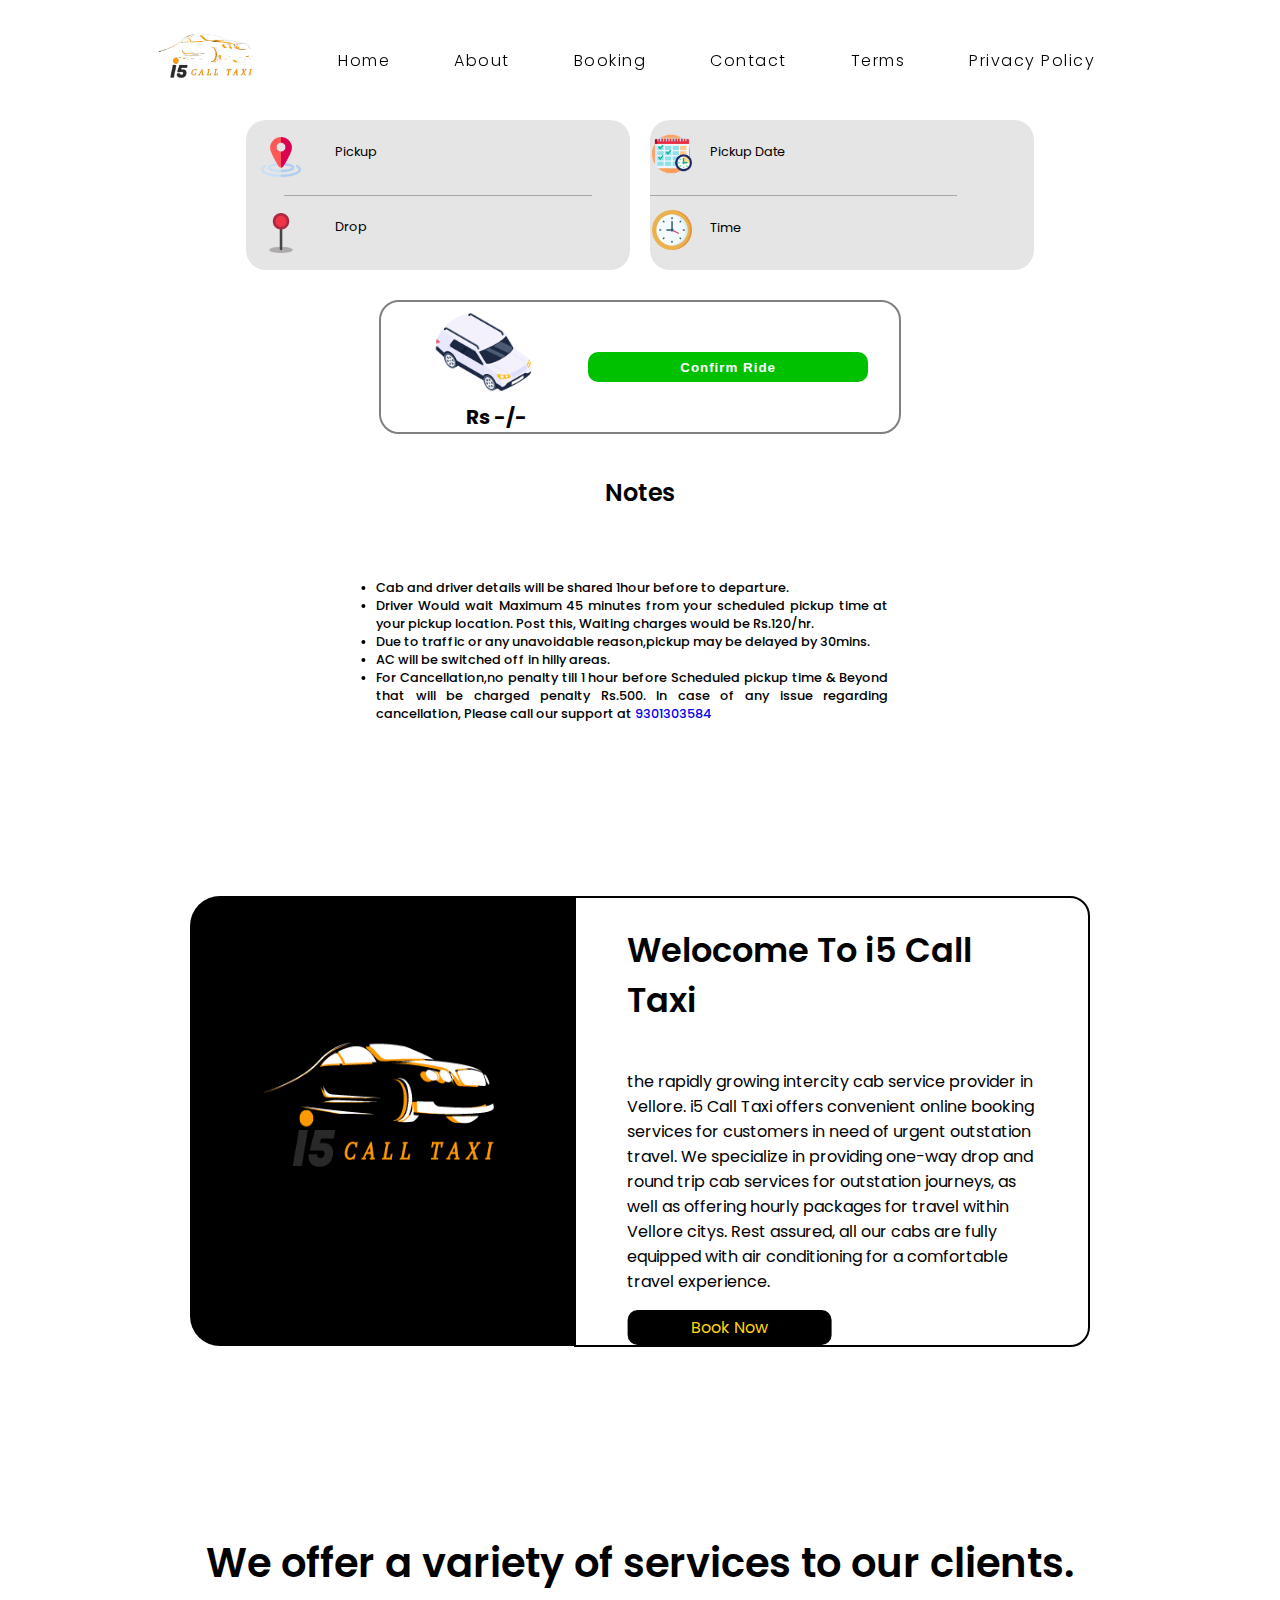
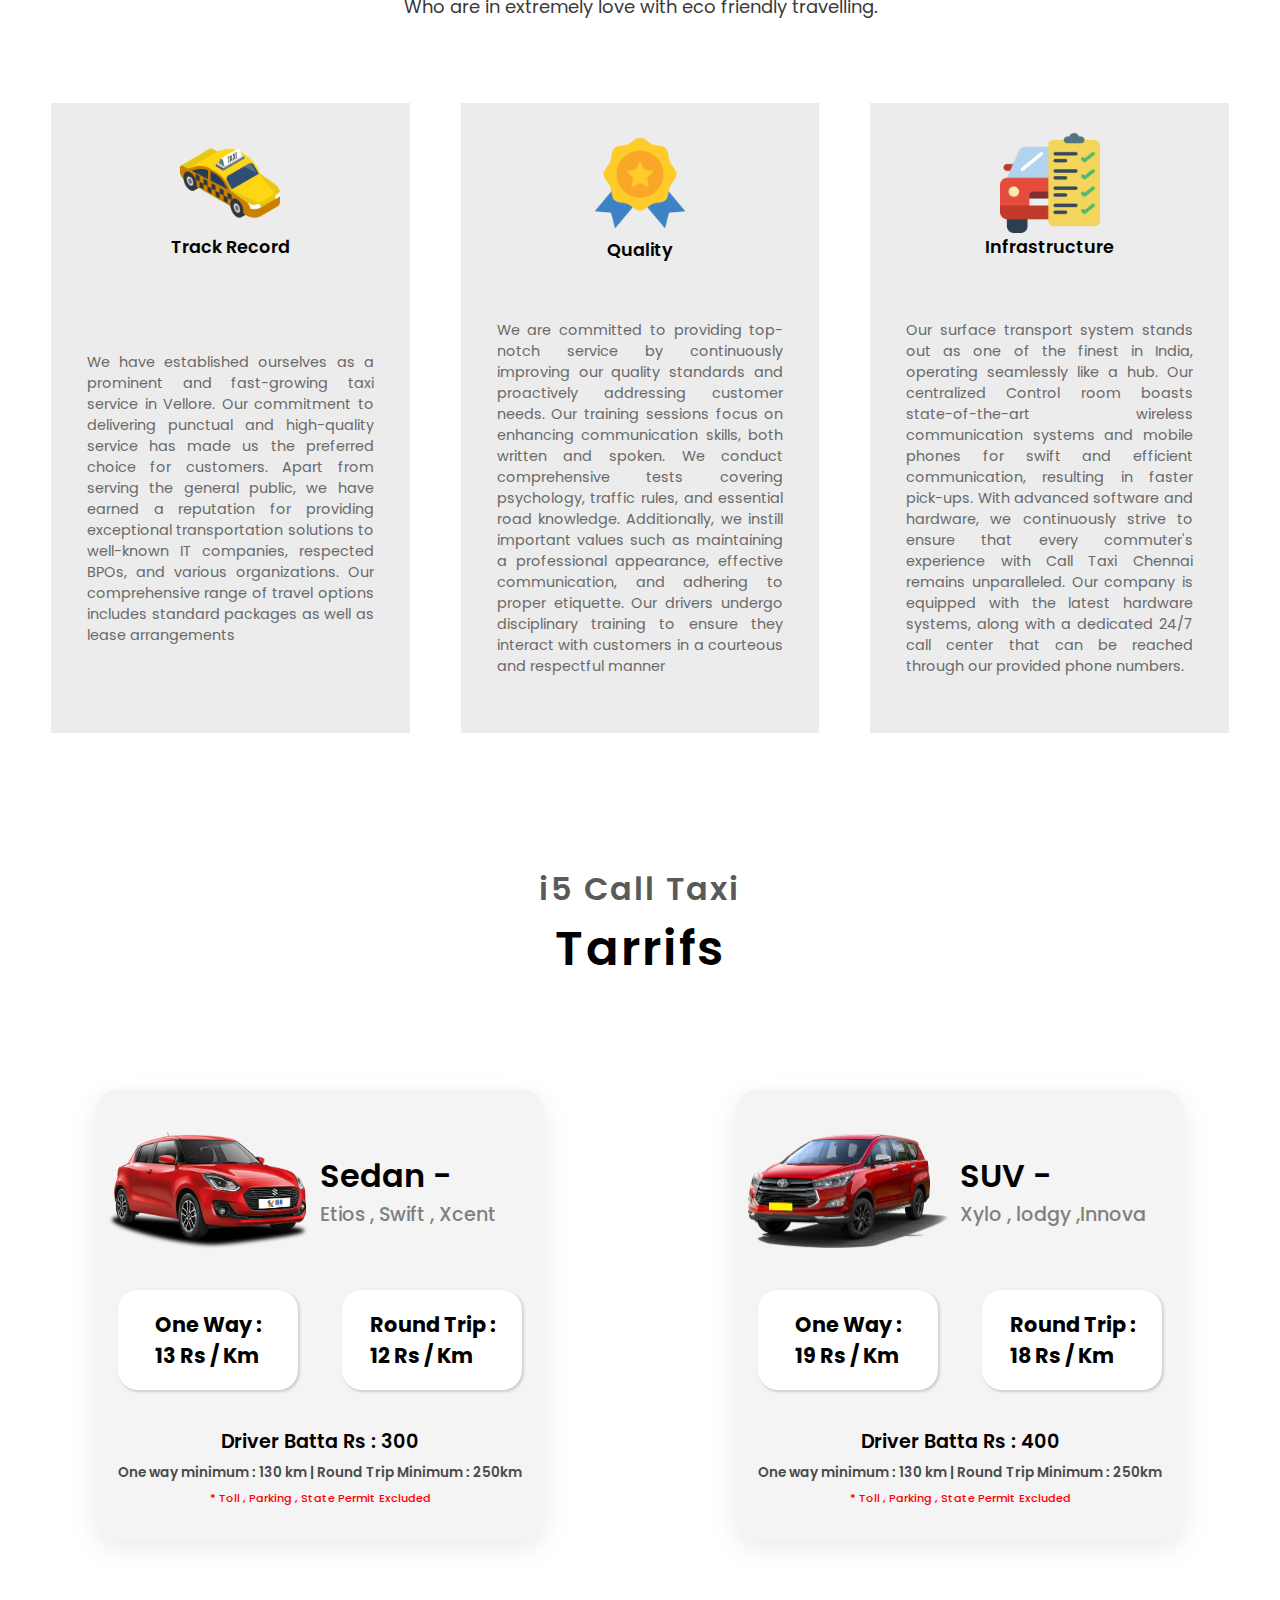
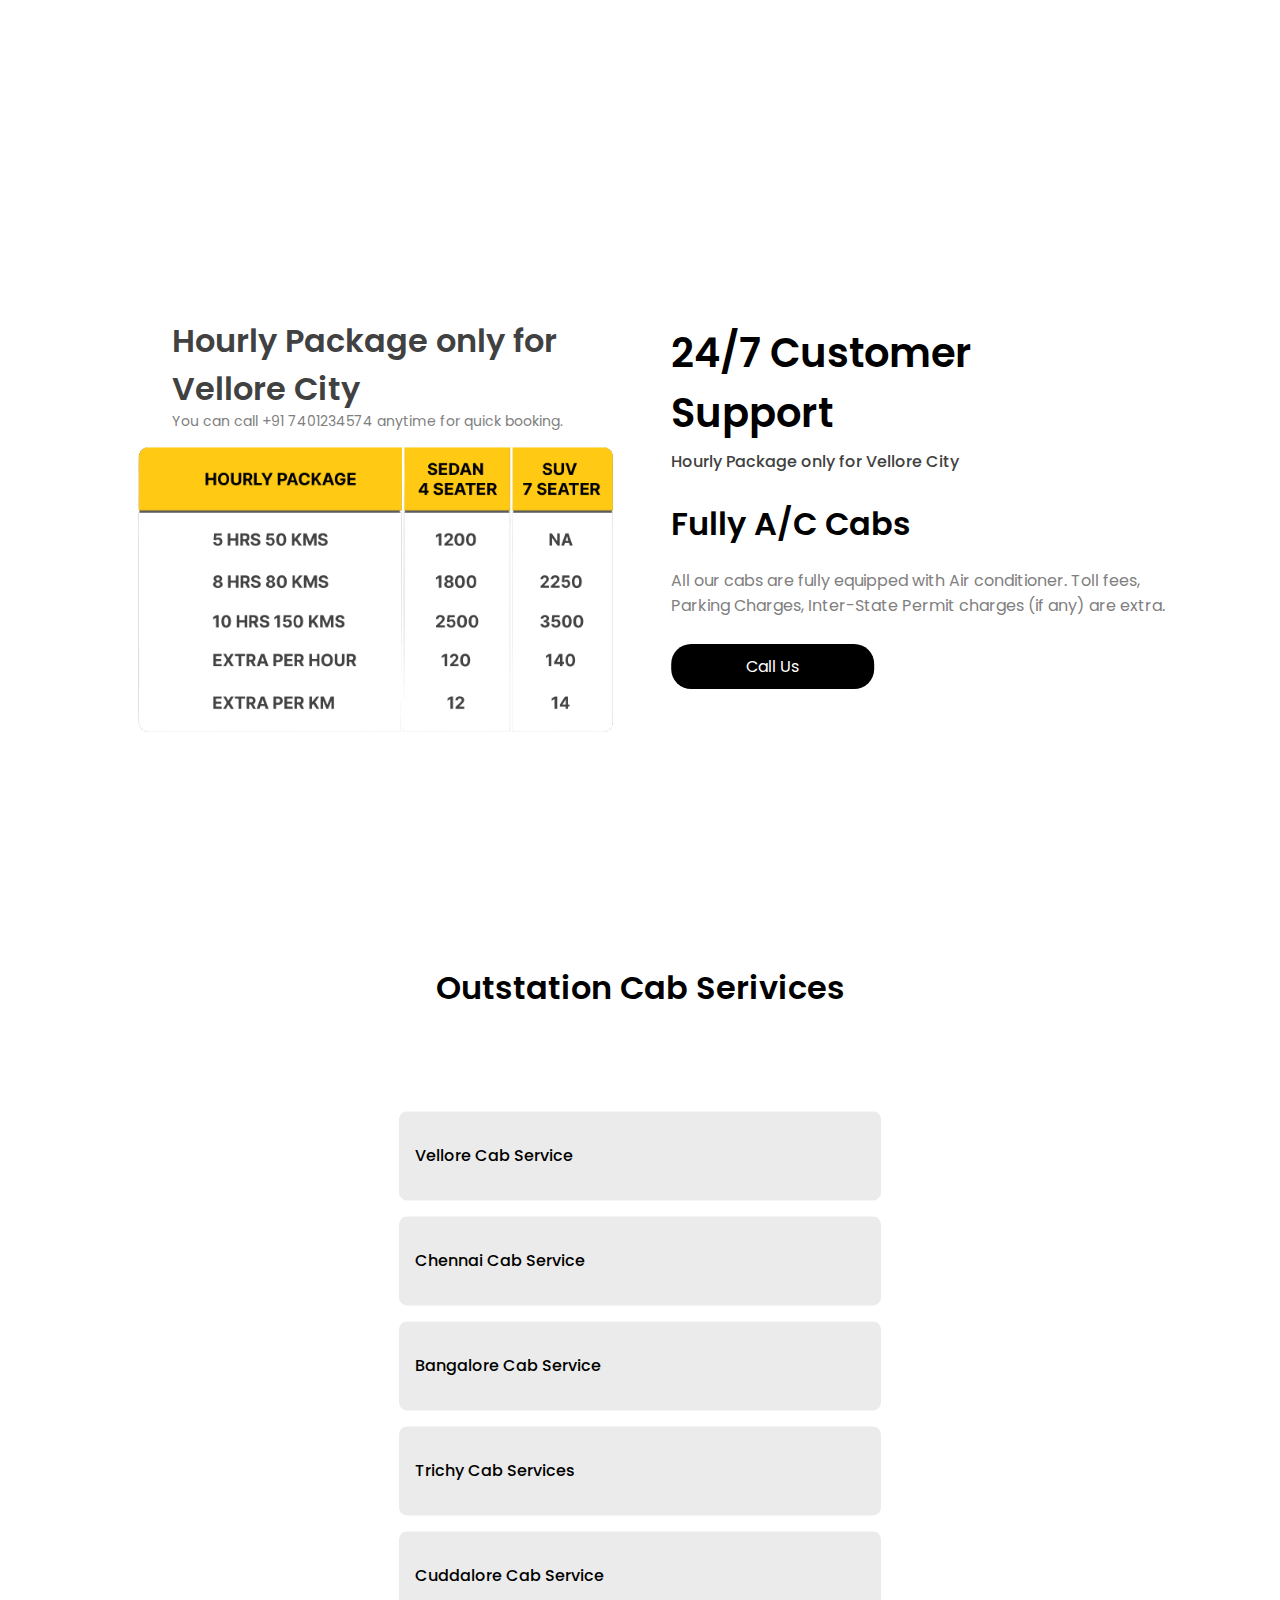
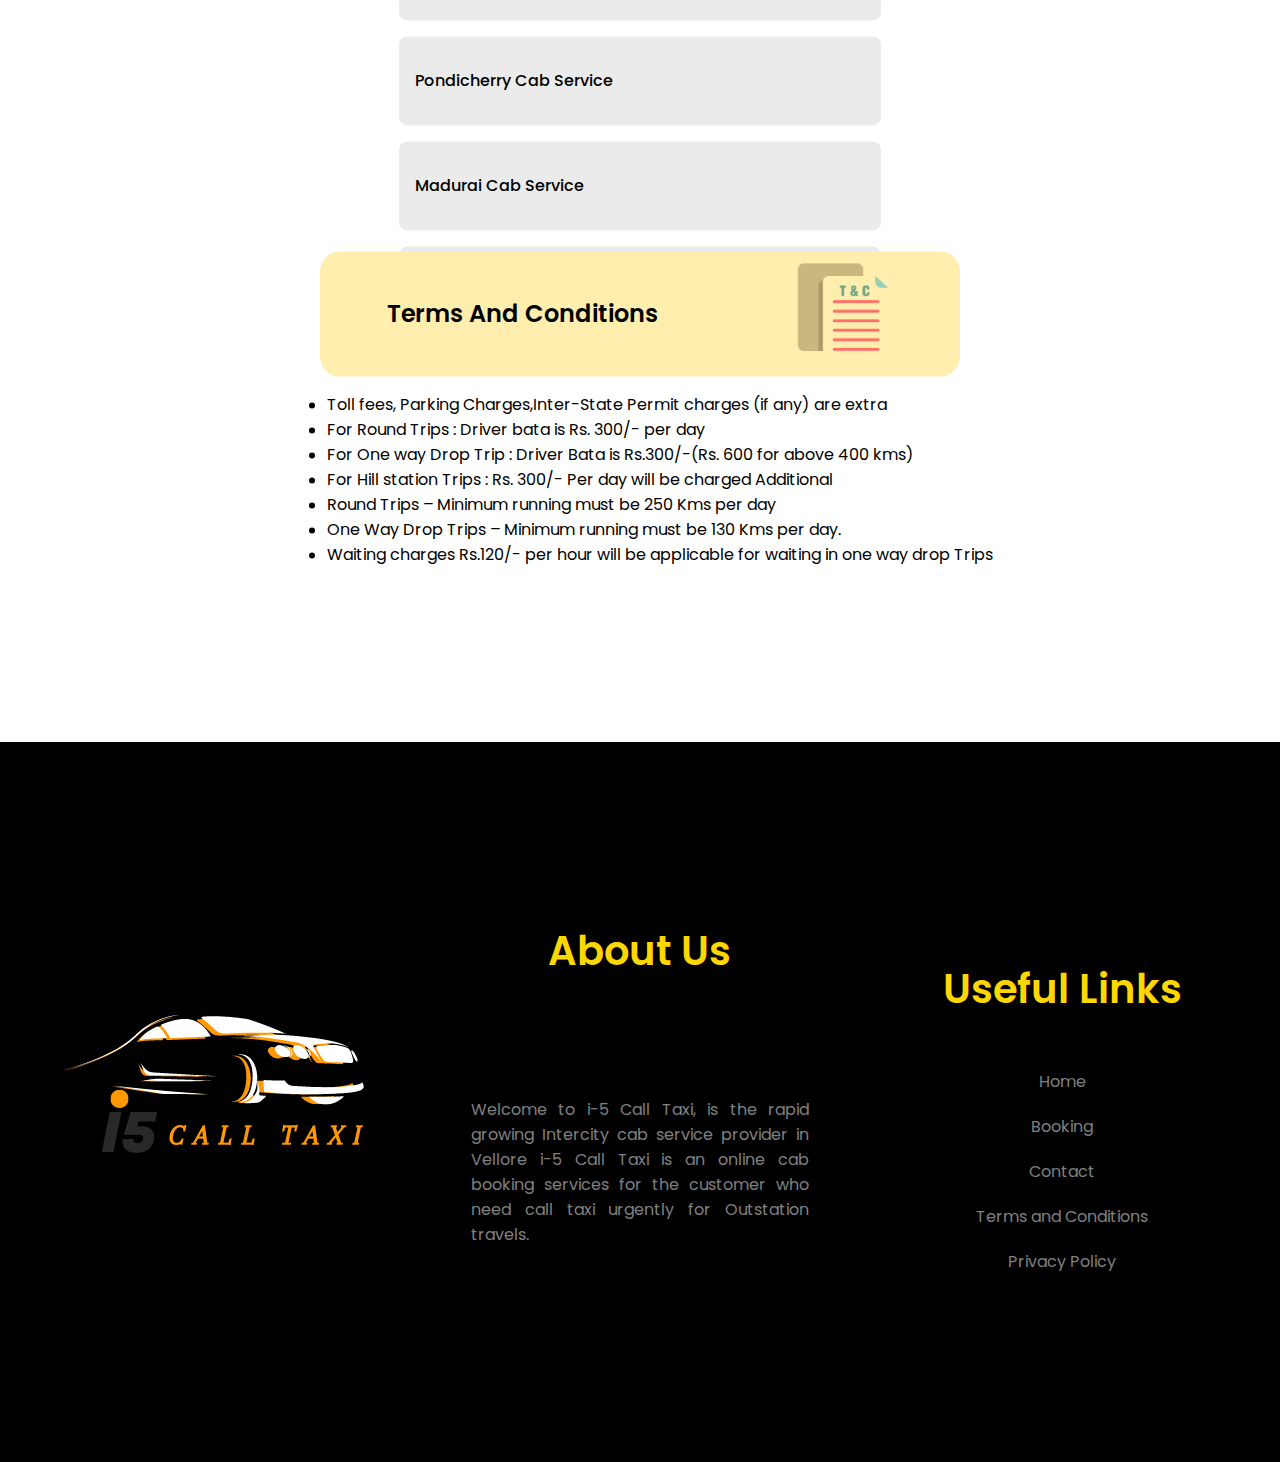
<file: confirmpage.html>
<!DOCTYPE html>
<html lang="en">
<head>
    <meta charset="UTF-8">
    <meta name="viewport" content="width=device-width, initial-scale=1.0">
    <title>i5CallTaxi | Confirm Ride</title>
    <link rel="stylesheet" href="style.css">
    <link rel="shortcut icon" href="selecttaxi.png" type="image/x-icon">
    <link href='https://fonts.googleapis.com/css?family=Poppins' rel='stylesheet'>
    <script src="https://ajax.googleapis.com/ajax/libs/jquery/3.5.1/jquery.min.js"></script>
    <link rel="stylesheet" href="https://cdnjs.cloudflare.com/ajax/libs/font-awesome/5.15.3/css/all.min.css"/>
    <style>
        @import url('https://fonts.googleapis.com/css?family=Poppins:400,500,600,700&display=swap');

        #active{
            display: none;
        }
        .wrapper{
            display: none;
        }
        i::before{
            display: none;
        }
        /* p{
          margin: 0;padding: 0;
        } */
        .sedandziresecondpart p{
            margin: 0;
        }
        .cabconfirmpagemain{
            width: 100%;
            display: flex;
            justify-content: center;
            align-items: center;
        }
        .cabconfirmpage{
            width: 45%;
            display: flex;
            justify-content: center;
            align-items:center ;

        }
        .drivernotesmain{
            width: 100%;
            display: flex;
            justify-content: center;
            align-items: center;
            text-align: justify;
        }
        .drivernotes{
            width: 80%;
            font-size: 0.8rem;
            display: flex;
            justify-content: center;
            align-items: center;
            flex-direction: column;
        }
        .noteshead{
            text-align: center;
            font-size: 1.5rem;
            font-weight: 600;
            margin: 3%;
        }
        .noteslist{
            font-weight: 500;
            transform: translateX(-5%);
            width: 50%;
        }

        .calllocationplacewise{
          margin: 0;padding: 0;
          display: flex;
          justify-content: center;
          align-items: center;
          font-size: 0.85rem;
        }


        @media only screen and (max-width: 800px){
        body{
            box-sizing: content-box;
            margin: 0;padding: 0;
        }
        i::before{
            display: block;
        }
        .page1::before{
            height: 100vh;
        }
        /* 
        .wrapper{
            display: block;
        } */
        .wrapper{
          position: fixed;
          display: flex;
          top: 0.8%;
          left: 0;
          height: 100%;
          width: 100%;
          background: linear-gradient(-135deg, #ffffff, #ffffff);
          /* background: linear-gradient(375deg, #1cc7d0, #2ede98); */
          /* clip-path: circle(25px at calc(0% + 45px) 45px); */
          clip-path: circle(25px at calc(100% - 45px) 45px);
          transition: all 0.3s ease-in-out;
          color: black;
        
        }
        #active:checked ~ .wrapper{
          clip-path: circle(75%);
          background-color: #202020;
          color: black;
        }
        .menu-btn{
          position: absolute;
          z-index: 2;
          right: 20px;
          /* left: 20px; */
          top: 20%;
          height: 50px;
          width: 50px;
          text-align: center;
          line-height: 50px;
          border-radius: 50%;
          font-size: 20px;
          color: #000000;
          cursor: pointer;
          background: linear-gradient(-135deg, #ffea00,#ffea00);
          /* background: linear-gradient(375deg, #1cc7d0, #2ede98); */
          transition: all 0.3s ease-in-out;
        }
        #active:checked ~ .menu-btn{
          background: #fff;
          color: #fbff00;
        }
        #active:checked ~ .menu-btn i:before{
          content: "\f00d";
        }
        .wrapper ul{
          position: absolute;
          top: 50%;
          left: 50%;
          transform: translate(-53%, -50%);
          list-style: none;
          text-align: center;
          color: black;
          width: 100%;
          display: flex;
          justify-content: center;
          align-items: center;
          flex-direction: column;
        }
        .wrapper ul li{
          margin: 15px 0;
        }
        .wrapper ul li a{
          color: none;
          text-decoration: none;
          font-size:30px;
          font-weight: 500;
          padding: 5px 30px;
          color: #000000;
          position: relative;
          line-height: 50px;
          transition: all 0.3s ease;
        }
        .wrapper ul li a:after{
          position: absolute;
          content: "";
          background: #f6ff00;
          width: 100%;
          height: 50px;
          left: 0;
          border-radius: 50px;
          transform: scaleY(0);
          z-index: -1;
          transition: transform 0.3s ease;
        }
        .wrapper ul li a:hover:after{
          transform: scaleY(1);
        }
        .wrapper ul li a:hover{
          color: #000000;
        }
        input[type="checkbox"]{
          display: none;
        }
        /* p{
          margin: 0;padding: 0;
        } */

        .cabconfirmpagemain{
            width: 100%;
            display: flex;
            justify-content: center;
            align-items: center;
        }
        .cabconfirmpage{
            width: 95%;
            display: flex;
            justify-content: center;
            align-items:center ;
        }
        .drivernotesmain{
            width: 100%;
            display: flex;
            justify-content: center;
            align-items: center;
            text-align: justify;
        }
        .drivernotes{
            width: 100%;
            font-size: 0.8rem;
            display: flex;
            justify-content: center;
            align-items: center;

        }
        .noteshead{
            text-align: center;
            font-size: 1.5rem;
            font-weight: 600;
            margin: 10%;
        }
        .noteslist{
            font-weight: 500;
            transform: translateX(-5%);
            width: 70%;
        }
        .page1::before{
            height: 100vh;
        }
        .sedandziresecondpart p{
            margin: 0;padding: 0;     
        }
        .cardetails,.modeldetails{
            margin: 0;padding: 0;
        }

}
    
    </style>
</head>
<body>

    <div class="preloader" id="preloader">
        <div class="loadingspinner">
            <div id="square1"></div>
            <div id="square2"></div>
            <div id="square3"></div>
            <div id="square4"></div>
            <div id="square5"></div>
          </div>
    </div>

    <div class="headerdiv">
        <header class="header">
            <div class="logoimageheader">
                <img src="mainlogo.png" alt="i5CallTaxi" class="mainlogoimage">
            </div>
            <div class="linksheader">
                <a href="#page1" class="homelink headerlink">Home</a>
                <a href="#page2" class="aboutlink headerlink">About</a>
                <a href="#page1" class="bookinglink headerlink">Booking</a>
                <a href="#" class="contactlink headerlink">Contact</a>
                <a href="#page5" class="Termslink headerlink">Terms</a>
                <a href="privacypolicypage.html" class="privacylink headerlink">Privacy Policy</a>
            </div>
            
            
        </header>


        <input type="checkbox" id="active">
      <label for="active" class="menu-btn"><i class="fas fa-bars"></i></label>
      <div class="wrapper">
         <ul>
            <li><a href="#page1">Home</a></li>
            <li><a href="#page2">About</a></li>
            <li><a href="#page1">Booking</a></li>
            <li><a href="#">Contact</a></li>
            <li><a href="#page5">Terms</a></li>
            <li><a href="privacypolicypage.html">Privacy Policy</a></li>
         </ul>
      </div>
    </div>

    <div class="extra"></div>

    <div class="pickupdropdatetimemain">

    <div class="pickupdropinfo">

      <div class="pickupinfobookingpage">
        <div class="pickupimagebp">
          <img src="pickup.png" alt="i5calltaxi" width="40px">
        </div>
        <fieldset class="pickupinfofield" id="pickupinfofield">
          <legend>Pickup</legend>
          <span id="pickinfobp"></span>
        </fieldset>
      </div>

      <hr class="sep">

      <div class="dropinfobookingpage">

        <div class="dropimagebp">
          <img src="droplocatin.png" alt="i5calltaxi" width="40px">
        </div>
        <fieldset class="dropinfofield" id="dropinfofield">
          <legend>Drop</legend>
          <span id="dropinfobp"></span>
        </fieldset>
      </div> 

    </div>

    <div class="datetimeinfo">


      <div class="pickupdatedivbookingpage">
        <div class="dateimagebp">
          <img src="timetable.png" alt="i5calltaxi" width="40px">
        </div>
        <fieldset class="dateinfofield" id="dateinfofield">
          <legend>Pickup Date</legend>
          <span id="pickdatebp"></span>
        </fieldset>
      </div>

      <hr class="sep sep2">

      <div class="pickuptimedivbookingpage">
        <div class="timeimagebp">
          <img src="clock.png" alt="i5calltaxi" width="40px">
        </div>
        <fieldset class="timeinfofield" id="Timeinfofield">
          <legend>Time</legend>
          <span id="picktimebp"></span>
        </fieldset>
      </div>

    </div>

    
    </div>

    <div class="cabconfirmpagemain">
  <div class="cabconfirmpage">
    <div class="sedandzire">
        <div class="sedandzirefirstpart">
            <img src="sedanicon.jpg" alt="i5calltaxisedan" width="100px" class="sedandzireimage" id="carimgcnf">
            <div class="mainfare">
                Rs - <span id="farespancnf"></span>/-
            </div>
        </div>
        <div class="sedandziresecondpart">
            <p class="cardetails"style="margin: 0;padding: 0;" id="cardetailscnf">
                
            </p>
            <p class="modeldetails" style="margin: 0;padding: 0;" id="modeldetailscnf">
                Model - Dzire , Xcent
            </p>
            <p class="extras" style="margin: 0;padding: 0;" id="extratextcnf">
                Extras - 13 Rs / Km After derisred RangeToll Charges, Parking Charges, Hill Station ChargesInterstate Tax Permit (if applicable).

            </p>
            <button class="selectcabbutton" onclick=" pickdropdatefinal(),sender(),toafterconfirmpage()">
                Confirm Ride
            </button>
        </div>



    </div>
  </div>
    </div>
    
    <div class="drivernotesmain">
        <div class="drivernotes">
            <p class="noteshead">
                Notes
            </p>
            <p class="notescontent">
                <ul class="noteslist">
                    <li>Cab and driver details will be shared 1hour before to departure.</li>
                    <li>Driver Would wait Maximum 45 minutes from your scheduled pickup time at your pickup location. Post this, Waiting charges would be Rs.120/hr.</li>
                    <li>Due to traffic or any unavoidable reason,pickup may be delayed by 30mins.</li>
                    <li>AC will be switched off in hilly areas.</li>
                    <li>For Cancellation,no penalty till 1 hour before Scheduled pickup time & Beyond that will be charged penalty Rs.500. In case of any issue regarding cancellation, Please call our support at <a href="tel : 9301303584" target="_self">9301303584</a></li>
                </ul>
            </p>
        </div>
    </div>

    <div class="page2" id="page2">
      <div class="logopage2">
          <img src="i5.png" alt="" width="100%" height="100%" class="logoimgpage2">
      </div>
      <div class="contentpg2">
          <h2 class="welcomeheading">
              Welocome To i5 Call Taxi
          </h2>
          <p class="contentinsidepg2">
              the rapidly growing intercity cab service provider in Vellore. i5 Call Taxi offers convenient online booking services for customers in need of urgent outstation travel. We specialize in providing one-way drop and round trip cab services for outstation journeys, as well as offering hourly packages for travel within Vellore citys. Rest assured, all our cabs are fully equipped with air conditioning for a comfortable travel experience.
          </p>
          <a class="bookpg2button" href="#page1">
              Book Now
          </a>
      </div>
    </div>

    <div class="page3" id="page3">
      <div class="page3heads">
          <p class="page3head">
              We offer a variety of services to our clients.</p>
      <p class="page3underhead">Who are in extremely love with eco friendly travelling.</p>
      </div>
      
      <div class="page3divs">

          <div class="firstpg3 pg3div">
              <div class="insideheaderandimg">
                  <img src="selecttaxi.png" alt="i5calltaxi" class="insideimage" width="100px" >
                  <p class="insidehead">
                      Track Record
                  </p>
              </div>
              <div class="insidecontent">
                  We have established ourselves as a prominent and fast-growing taxi service in Vellore. Our commitment to delivering punctual and high-quality service has made us the preferred choice for customers. Apart from serving the general public, we have earned a reputation for providing exceptional transportation solutions to well-known IT companies, respected BPOs, and various organizations. Our comprehensive range of travel options includes standard packages as well as lease arrangements
              </div>
          </div>

          <div class="secondpg3 pg3div">
              <div class="insideheaderandimg">
                  <img src="quality.png" alt="i5calltaxi" class="insideimage" width="100px" >
                  <p class="insidehead insidehead2">
                      Quality
                  </p>
              </div>
              <div class="insidecontent">
                  We are committed to providing top-notch service by continuously improving our quality standards and proactively addressing customer needs. Our training sessions focus on enhancing communication skills, both written and spoken. We conduct comprehensive tests covering psychology, traffic rules, and essential road knowledge. Additionally, we instill important values such as maintaining a professional appearance, effective communication, and adhering to proper etiquette. Our drivers undergo disciplinary training to ensure they interact with customers in a courteous and respectful manner
              </div>
          </div>

          <div class="thirdpg3 pg3div">
              <div class="insideheaderandimg">
                  <img src="car.png" alt="i5calltaxi" class="insideimage" width="100px" >
                  <p class="insidehead">
                      Infrastructure
                  </p>
              </div>
              <div class="insidecontent">
                  Our surface transport system stands out as one of the finest in India, operating seamlessly like a hub. Our centralized Control room boasts state-of-the-art wireless communication systems and mobile phones for swift and efficient communication, resulting in faster pick-ups. With advanced software and hardware, we continuously strive to ensure that every commuter's experience with Call Taxi Chennai remains unparalleled. Our company is equipped with the latest hardware systems, along with a dedicated 24/7 call center that can be reached through our provided phone numbers. 
              </div>
          </div>

      </div>
    </div>

    <div class="tarrifpage">
    <p class="tarrifpagehead">
        i5 Call Taxi <br>
        <span class="tarrifheadinside">Tarrifs</span>
    </p>
    <div class="tarrifdivmain">
        <div class="tarrif1sedan tarrifdivinside">
            <div class="carimage">
                <div class="carimageinsideimage">
                    <img src="swify.png" alt="i5calltaxi"  class="carimgimg">
                </div>

                
                <div class="carinfo">
                    <p class="modeltype">Sedan - </p>
                    <p class="modelname">Etios , Swift , Xcent</p>
                </div>
            </div>

            <div class="faredivtarrif">
                <span class="onewaytext">
                    One Way :  <br>13 Rs / Km
                </span>
                <span class="roundtriptext">
                    Round Trip : <br>12 Rs / Km
                </span>
            </div>

            <div class="insttarrif">
                <span class="driverbatta">Driver Batta Rs : 300</span>
                <span class="medtexttarrif">
                    One way minimum : 130 km | Round Trip Minimum : 250km
                </span>
                <span class="smalltexttarrif">
                    * Toll , Parking , State Permit Excluded
                </span>
            </div>

        </div>
        <div class="tarrfi2suv tarrifdivinside">
            <div class="carimage">
                <div class="carimageinsideimage">
                    <img src="kindpng_5738469.png" alt="i5calltaxi" width="200px" class="carimgimg">
                </div>

                
                <div class="carinfo">
                    <p class="modeltype">SUV - </p>
                    <p class="modelname">Xylo , lodgy ,Innova</p>
                </div>
            </div>

            <div class="faredivtarrif">
                <span class="onewaytext">
                    One Way :  <br>19 Rs / Km
                </span>
                <span class="roundtriptext">
                    Round Trip : <br>18 Rs / Km
                </span>
            </div>

            <div class="insttarrif">
                <span class="driverbatta">Driver Batta Rs : 400</span>
                <span class="medtexttarrif">
                    One way minimum : 130 km | Round Trip Minimum : 250km
                </span>
                <span class="smalltexttarrif">
                    * Toll , Parking , State Permit Excluded
                </span>
            </div>
        </div>
    </div>
    </div>

    <div class="page4" id="page4">
      <div class="page4first">
          <p class="page4irsthead">
              Hourly Package only for Vellore City
          </p>
          <p class="page4firstunderhead">
              You can call +91 7401234574 anytime for quick booking.
          </p>
          <img src="Screenshot__332_-removebg-preview.png" alt="i5Calltaxi" class="page4firstimage">
      </div>
      <div class="page4second">
          <p class="page4secondhead">
              24/7 Customer Support
          </p>
          <p class="page4secondunderhead">
              Hourly Package only for Vellore City
          </p>
          <p class="page4secondminihead">
              Fully A/C Cabs
          </p>
          <p class="page4undercontent">
              All our cabs are fully equipped with Air conditioner. Toll fees, Parking Charges, Inter-State Permit charges (if any) are extra.
          </p>
          <a href="tel:9301303584" target="_self"><div class="callmelinkpage4">Call Us</div></a>

      </div>
    </div>
    <div class="differentcitieslinks">
        <div class="diffcitieshead">
            Outstation Cab Serivices
        </div>
        <div class="accordion">

            <div class="accordion-item Vellore">
            <input type="checkbox" id="item-10" class="inpcheck" />
            <label for="item-10" class="accordion-header">
              <span>Vellore Cab Service</span>
              <span class="arrow">
                <i class="fa-solid fa-caret-right"></i>
              </span>
            </label>
            <div class="accordion-content">
              <p class="linkptag">
                <ul class="linklistptag">
                  <li>
                      <a href="#" class="locationptaglink" onclick="a1i1l12()"><span id="a1i1l1">Vellore</span> &nbsp; to &nbsp;<span id="a1i1l2">Trichy</span> </a>
                  </li>
                  <li>
                      <a href="#" class="locationptaglink">Vellore To Cuddalore </a>
                  </li>
                  <li>
                      <a href="#" class="locationptaglink" onclick="a1i2l12()"><span id="a1i2l1">Vellore</span> &nbsp; to &nbsp;<span id="a1i2l2">Pondicherry</span></a>
                  </li>
                  <li>
                      <a href="#" class="locationptaglink" onclick="a1i3l12()"><span id="a1i3l1">Vellore</span> &nbsp; to &nbsp;<span id="a1i3l2">Madurai</span></a>
                  </li>
                  <li>
                      <a href="#" class="locationptaglink" onclick="a1i4l12()"><span id="a1i4l1">Vellore</span> &nbsp; to &nbsp;<span id="a1i4l2">Kumbakonam</span></a>
                  </li>
                  <li>
                      <a href="#" class="locationptaglink" onclick="a1i5l12()"><span id="a1i5l1">Vellore</span> &nbsp; to &nbsp;<span id="a1i5l2">Vadalur</span></a>
                  </li>
                  <li>
                      <a href="#" class="locationptaglink" onclick="a1i6l12()"><span id="a1i6l1">Vellore</span> &nbsp; to &nbsp;<span id="a1i6l2">Neyveli</span></a>
                  </li>
                  <li>
                      <a href="#" class="locationptaglink" onclick="a1i7l12()"><span id="a1i7l1">Vellore</span> &nbsp; to &nbsp;<span id="a1i7l2">Thanjavur</span></a>
                  </li>
                  <li>
                      <a href="#" class="locationptaglink" onclick="a1i8l12()"><span id="a1i8l1">Vellore</span> &nbsp; to &nbsp;<span id="a1i8l2">Chennai</span></a>
                  </li>
                  <li>
                      <a href="#" class="locationptaglink" onclick="a1i9l12()"><span id="a1i9l1">Vellore</span> &nbsp; to &nbsp;<span id="a1i9l2">Bangalore</span></a>
                  </li>
                  <li>
                      <a href="#" class="locationptaglink" onclick="a1i10l12()"><span id="a1i10l1">Vellore</span> &nbsp; to &nbsp;<span id="a1i10l2">Kanyakumari</span></a>
                  </li>
                  <li>
                      <a href="#" class="locationptaglink" onclick="a1i11l12()"><span id="a1i11l1">Vellore</span> &nbsp; to &nbsp;<span id="a1i11l2">Tirunerveli</span></a>
                  </li>
                  <li>
                      <a href="#" class="locationptaglink" onclick="a1i12l12()"><span id="a1i12l1">Vellore</span> &nbsp; to &nbsp;<span id="a1i12l2">Coimbatore</span></a>
                  </li>
  
                </ul>
              </p>
            </div>
            </div>

            <div class="accordion-item chennai">
          <input type="checkbox" id="item-1" class="inpcheck" />
          <label for="item-1" class="accordion-header">
            <span>Chennai Cab Service</span>
            <span class="arrow">
              <i class="fa-solid fa-caret-right"></i>
            </span>
          </label>
          <div class="accordion-content">
            <p class="linkptag">
              <ul class="linklistptag">
                <li>
                    <a href="#" class="locationptaglink" onclick="a2i1l12()"><span id="a2i1l1">Chennai</span> &nbsp; to &nbsp;<span id="a2i1l2">Trichy</span></a>
                </li>
                <li>
                    <a href="#" class="locationptaglink" onclick="a2i2l12()"><span id="a2i2l1">Chennai</span> &nbsp; to &nbsp;<span id="a2i2l2">Cuddalore</span></a>
                </li>
                <li>
                    <a href="#" class="locationptaglink" onclick="a2i3l12()"><span id="a2i3l1">Chennai</span> &nbsp; to &nbsp;<span id="a2i3l2">Pondicherry</span></a>
                </li>
                <li>
                    <a href="#" class="locationptaglink" onclick="a2i4l12()"><span id="a2i4l1">Chennai</span> &nbsp; to &nbsp;<span id="a2i4l2">Madurai</span></a>
                </li>
                <li>
                    <a href="#" class="locationptaglink" onclick="a2i5l12()"><span id="a2i5l1">Chennai</span> &nbsp; to &nbsp;<span id="a2i5l2">Kumbakonam</span></a>
                </li>
                <li>
                    <a href="#" class="locationptaglink" onclick="a2i6l12()"><span id="a2i6l1">Chennai</span> &nbsp; to &nbsp;<span id="a2i6l2">Vadalur</span></a>
                </li>
                <li>
                    <a href="#" class="locationptaglink" onclick="a2i7l12()"><span id="a2i7l1">Chennai</span> &nbsp; to &nbsp;<span id="a2i7l2">Neyveli</span></a>
                </li>
                <li>
                    <a href="#" class="locationptaglink" onclick="a2i8l12()"><span id="a2i2l1">Chennai</span> &nbsp; to &nbsp;<span id="a2i2l2">Thanjavur</span></a>
                </li>
                <li>
                    <a href="#" class="locationptaglink" onclick="a2i9l12()"><span id="a2i9l1">Chennai</span> &nbsp; to &nbsp;<span id="a2i9l2">Vellore</span></a>
                </li>
                <li>
                    <a href="#" class="locationptaglink" onclick="a2i10l12()"><span id="a2i10l1">Chennai</span> &nbsp; to &nbsp;<span id="a2i10l2">Bangalore</span></a>
                </li>
                <li>
                    <a href="#" class="locationptaglink" onclick="a2i11l12()"><span id="a2i11l1">Chennai</span> &nbsp; to &nbsp;<span id="a2i11l2">Kanyakumari</span></a>
                </li>
                <li>
                    <a href="#" class="locationptaglink" onclick="a2i12l12()"><span id="a2i12l1">Chennai</span> &nbsp; to &nbsp;<span id="a2i12l2">Tirunerveli</span> </a>
                </li>
                <li>
                    <a href="#" class="locationptaglink" onclick="a2i13l12()"><span id="a2i13l1">Chennai</span> &nbsp; to &nbsp;<span id="a2i13l2">Coimbatore</span></a>
                </li>

              </ul>
            </p>
          </div>
            </div>

            <div class="accordion-item Bangalore">
            <input type="checkbox" id="item-2" class="inpcheck"/>
            <label for="item-2" class="accordion-header">
              <span>Bangalore Cab Service</span>
              <span class="arrow">
                <i class="fa-solid fa-caret-right"></i>
              </span>
            </label>
            <div class="accordion-content">
                <p class="linkptag">
                    <ul class="linklistptag">
                      <li>
                          <a href="#" class="locationptaglink" onclick="a3i1l12()"><span id="a3i1l1">Bangalore</span> &nbsp; to &nbsp;<span id="a3i1l2">Trichy</span></a>
                      </li>
                      <li>
                          <a href="#" class="locationptaglink" onclick="a3i2l12()"><span id="a3i2l1">Bangalore</span> &nbsp; to &nbsp;<span id="a3i2l2">Cuddalore</span></a>
                      </li>
                      <li>
                          <a href="#" class="locationptaglink" onclick="a3i3l12()"><span id="a3i3l1">Bangalore</span> &nbsp; to &nbsp;<span id="a3i3l2">Pondicherry</span></a>
                      </li>
                      <li>
                          <a href="#" class="locationptaglink" onclick="a3i4l12()"><span id="a3i4l1">Bangalore</span> &nbsp; to &nbsp;<span id="a3i4l2">Madurai</span></a>
                      </li>
                      <li>
                          <a href="#" class="locationptaglink" onclick="a3i5l12()"><span id="a3i5l1">Bangalore</span>&nbsp; to <span id="a3i5l2">Kumbakonam</span></a>
                      </li>
                      <li>
                          <a href="#" class="locationptaglink" onclick="a3i6l12()"><span id="a3i6l1">Bangalore</span> &nbsp; to &nbsp;<span id="a3i6l2">Vadalur</span></a>
                      </li>
                      <li>
                          <a href="#" class="locationptaglink" onclick="a3i7l12()"><span id="a3i7l1">Bangalore</span> &nbsp; to &nbsp;<span id="a3i7l2">Neyveli</span> </a>
                      </li>
                      <li>
                          <a href="#" class="locationptaglink" onclick="a3i8l12()"><span id="a3i8l1">Bangalore</span> &nbsp; to &nbsp;<span id="a3i8l2">Thanjavur</span></a>
                      </li>
                      <li>
                          <a href="#" class="locationptaglink" onclick="a3i9l12()"><span id="a3i9l1">Bangalore</span> &nbsp; to &nbsp;<span id="a3i9l2">Vellore</span></a>
                      </li>
                      <li>
                          <a href="#" class="locationptaglink" onclick="a3i10l12()"><span id="a3i10l1">Bangalore</span> &nbsp; to &nbsp;<span id="a3i10l2">Chennai</span></a>
                      </li>
                      <li>
                          <a href="#" class="locationptaglink" onclick="a3i11l12()"><span id="a3i11l1">Bangalore</span> &nbsp; to &nbsp;<span id="a3i11l2">Kanyakumari</span></a>
                      </li>
                      <li>
                          <a href="#" class="locationptaglink" onclick="a3i12l12()"><span id="a3i12l1">Bangalore</span> &nbsp; to &nbsp;<span id="a3i12l2">Tirunerveli</span> </a>
                      </li>
                      <li>
                          <a href="#" class="locationptaglink" onclick="a3i13l12()"><span id="a3i13l1">Bangalore</span> &nbsp; to &nbsp;<span id="a3i13l2">Coimbatore</span></a>
                      </li>
      
                    </ul>
                  </p>
            </div>
            </div>

            <div class="accordion-item trichy">
            <input type="checkbox" id="item-4" class="inpcheck" />
            <label for="item-4" class="accordion-header">
              <span>Trichy Cab Services</span>
              <span class="arrow">
                <i class="fa-solid fa-caret-right"></i>
              </span>
            </label>
            <div class="accordion-content">
                <p class="linkptag">
                    <ul class="linklistptag">
                      <li>
                          <a href="#" class="locationptaglink" onclick="a4i1l12()"><span id="a4i1l1">Trichy</span> &nbsp; to &nbsp;<span id="a4i1l2">Chennai</span></a>
                      </li>
                      <li>
                          <a href="#" class="locationptaglink" onclick="a4i2l12()"><span id="a4i2l1">Trichy</span> &nbsp; to &nbsp;<span id="a4i2l2">Cuddalore</span></a>
                      </li>
                      <li>
                          <a href="#" class="locationptaglink" onclick="a4i3l12()"><span id="a4i3l1">Trichy</span> &nbsp; to &nbsp;<span id="a4i3l2">Pondicherry</span></a>
                      </li>
                      <li>
                          <a href="#" class="locationptaglink" onclick="a4i4l12()"><span id="a4i4l1">Trichy</span> &nbsp; to &nbsp;<span id="a4i4l2">Madurai</span></a>
                      </li>
                      <li>
                          <a href="#" class="locationptaglink" onclick="a4i5l12()"><span id="a4i5l1">Trichy</span> &nbsp; to &nbsp;<span id="a4i5l2">Kumbakonam</span></a>
                      </li>
                      <li>
                          <a href="#" class="locationptaglink" onclick="a4i6l12()"><span id="a4i6l1">Trichy</span> &nbsp; to &nbsp;<span id="a4i6l2">Vadalur</span></a>
                      </li>
                      <li>
                          <a href="#" class="locationptaglink" onclick="a4i7l12()"><span id="a4i7l1">Trichy</span> &nbsp; to &nbsp;<span id="a4i7l2">Neyveli</span></a>
                      </li>
                      <li>
                          <a href="#" class="locationptaglink" onclick="a4i8l12()"><span id="a4i8l1">Trichy</span> &nbsp; to &nbsp;<span id="a4i8l2">Thanjavur</span></a>
                      </li>
                      <li>
                          <a href="#" class="locationptaglink" onclick="a4i9l12()"><span id="a4i9l1">Trichy</span> &nbsp; to &nbsp;<span id="a4i9l2">Vellore</span></a>
                      </li>
                      <li>
                          <a href="#" class="locationptaglink" onclick="a4i10l12()"><span id="a4i10l1">Trichy</span> &nbsp; to &nbsp;<span id="a4i10l2">Bangalore</span></a>
                      </li>
                      <li>
                          <a href="#" class="locationptaglink" onclick="a4i11l12()"><span id="a4i11l1">Trichy</span> &nbsp; to &nbsp;<span id="a4i11l2">Kanyakumari</span></a>
                      </li>
                      <li>
                          <a href="#" class="locationptaglink" onclick="a4i12l12()"><span id="a4i12l1">Trichy</span> &nbsp; to &nbsp;<span id="a4i12l2">Tirunerveli</span></a>
                      </li>
                      <li>
                          <a href="#" class="locationptaglink" onclick="a4i13l12()"><span id="a4i13l1">Trichy</span> &nbsp; to &nbsp;<span id="a4i13l2">Coimbatore</span> </a>
                      </li>
      
                    </ul>
                </p>
            </div>
            </div>

            <div class="accordion-item Cuddalore">
                <input type="checkbox" id="item-11" class="inpcheck" />
                <label for="item-11" class="accordion-header">
                  <span>Cuddalore Cab Service</span>
                  <span class="arrow">
                    <i class="fa-solid fa-caret-right"></i>
                  </span>
                </label>
                <div class="accordion-content">
                  <p class="linkptag">
                    <ul class="linklistptag">
                      <li>
                          <a href="#" class="locationptaglink" onclick="a5i1l12()"><span id="a5i1l1">Cuddalore</span> &nbsp; to &nbsp;<span id="a5i1l2">Trichy</span> </a>
                      </li>
                      <li>
                          <a href="#" class="locationptaglink">Cuddalore To Cuddalore </a>
                      </li>
                      <li>
                          <a href="#" class="locationptaglink" onclick="a5i2l12()"><span id="a5i2l1">Cuddalore</span> &nbsp; to &nbsp;<span id="a5i2l2">Pondicherry</span></a>
                      </li>
                      <li>
                          <a href="#" class="locationptaglink" onclick="a5i3l12()"><span id="a5i3l1">Cuddalore</span> &nbsp; to &nbsp;<span id="a5i3l2">Madurai</span></a>
                      </li>
                      <li>
                          <a href="#" class="locationptaglink" onclick="a5i4l12()"><span id="a5i4l1">Cuddalore</span> &nbsp; to &nbsp;<span id="a5i4l2">Kumbakonam</span></a>
                      </li>
                      <li>
                          <a href="#" class="locationptaglink" onclick="a5i5l12()"><span id="a5i5l1">Cuddalore</span> &nbsp; to &nbsp;<span id="a5i5l2">Vadalur</span></a>
                      </li>
                      <li>
                          <a href="#" class="locationptaglink" onclick="a5i6l12()"><span id="a5i6l1">Cuddalore</span> &nbsp; to &nbsp;<span id="a5i6l2">Neyveli</span></a>
                      </li>
                      <li>
                          <a href="#" class="locationptaglink" onclick="a5i7l12()"><span id="a5i7l1">Cuddalore</span> &nbsp; to &nbsp;<span id="a5i7l2">Thanjavur</span></a>
                      </li>
                      <li>
                          <a href="#" class="locationptaglink" onclick="a5i8l12()"><span id="a5i8l1">Cuddalore</span> &nbsp; to &nbsp;<span id="a5i8l2">Chennai</span></a>
                      </li>
                      <li>
                          <a href="#" class="locationptaglink" onclick="a5i9l12()"><span id="a5i9l1">Cuddalore</span> &nbsp; to &nbsp;<span id="a5i9l2">Bangalore</span></a>
                      </li>
                      <li>
                          <a href="#" class="locationptaglink" onclick="a5i10l12()"><span id="a5i10l1">Cuddalore</span> &nbsp; to &nbsp;<span id="a5i10l2">Kanyakumari</span></a>
                      </li>
                      <li>
                          <a href="#" class="locationptaglink" onclick="a5i11l12()"><span id="a5i11l1">Cuddalore</span> &nbsp; to &nbsp;<span id="a5i11l2">Tirunerveli</span></a>
                      </li>
                      <li>
                          <a href="#" class="locationptaglink" onclick="a5i12l12()"><span id="a5i12l1">Cuddalore</span> &nbsp; to &nbsp;<span id="a5i12l2">Coimbatore</span></a>
                      </li>
      
                    </ul>
                  </p>
                </div>
            </div>
    
            <div class="accordion-item Pondicherry">
              <input type="checkbox" id="item-13" class="inpcheck" />
              <label for="item-13" class="accordion-header">
                <span>Pondicherry Cab Service</span>
                <span class="arrow">
                  <i class="fa-solid fa-caret-right"></i>
                </span>
              </label>
              <div class="accordion-content">
                <p class="linkptag">
                  <ul class="linklistptag">
                    <li>
                        <a href="#" class="locationptaglink" onclick="a6i1l12()"><span id="a6i1l1">Pondicherry</span> &nbsp; to &nbsp;<span id="a6i1l2">Trichy</span></a>
                    </li>
                    <li>
                        <a href="#" class="locationptaglink" onclick="a6i2l12()"><span id="a6i2l1">Pondicherry</span> &nbsp; to &nbsp;<span id="a6i2l2">Cuddalore</span></a>
                    </li>
                    <li>
                        <a href="#" class="locationptaglink" onclick="a6i3l12()"><span id="a6i3l1">Pondicherry</span> &nbsp; to &nbsp;<span id="a6i3l2">Pondicherry</span></a>
                    </li>
                    <li>
                        <a href="#" class="locationptaglink" onclick="a6i4l12()"><span id="a6i4l1">Pondicherry</span> &nbsp; to &nbsp;<span id="a6i4l2">Madurai</span></a>
                    </li>
                    <li>
                        <a href="#" class="locationptaglink" onclick="a6i5l12()"><span id="a6i5l1">Pondicherry</span> &nbsp; to &nbsp;<span id="a6i5l2">Kumbakonam</span></a>
                    </li>
                    <li>
                        <a href="#" class="locationptaglink" onclick="a6i6l12()"><span id="a6i6l1">Pondicherry</span> &nbsp; to &nbsp;<span id="a6i6l2">Vadalur</span></a>
                    </li>
                    <li>
                        <a href="#" class="locationptaglink" onclick="a6i7l12()"><span id="a6i7l1">Pondicherry</span> &nbsp; to &nbsp;<span id="a6i7l2">Neyveli</span></a>
                    </li>
                    <li>
                        <a href="#" class="locationptaglink" onclick="a6i8l12()"><span id="a6i2l1">Pondicherry</span> &nbsp; to &nbsp;<span id="a6i2l2">Thanjavur</span></a>
                    </li>
                    <li>
                        <a href="#" class="locationptaglink" onclick="a6i9l12()"><span id="a6i9l1">Pondicherry</span> &nbsp; to &nbsp;<span id="a6i9l2">Vellore</span></a>
                    </li>
                    <li>
                        <a href="#" class="locationptaglink" onclick="a6i10l12()"><span id="a6i10l1">Pondicherry</span> &nbsp; to &nbsp;<span id="a6i10l2">Bangalore</span></a>
                    </li>
                    <li>
                        <a href="#" class="locationptaglink" onclick="a6i11l12()"><span id="a6i11l1">Pondicherry</span> &nbsp; to &nbsp;<span id="a6i11l2">Kanyakumari</span></a>
                    </li>
                    <li>
                        <a href="#" class="locationptaglink" onclick="a6i12l12()"><span id="a6i12l1">Pondicherry</span> &nbsp; to &nbsp;<span id="a6i12l2">Tirunerveli</span> </a>
                    </li>
                    <li>
                        <a href="#" class="locationptaglink" onclick="a6i13l12()"><span id="a6i13l1">Pondicherry</span> &nbsp; to &nbsp;<span id="a6i13l2">Coimbatore</span></a>
                    </li>
    
                  </ul>
                </p>
              </div>
            </div>
    
            <div class="accordion-item Madurai">
                <input type="checkbox" id="item-20" class="inpcheck"/>
                <label for="item-20" class="accordion-header">
                  <span>Madurai Cab Service</span>
                  <span class="arrow">
                    <i class="fa-solid fa-caret-right"></i>
                  </span>
                </label>
                <div class="accordion-content">
                    <p class="linkptag">
                        <ul class="linklistptag">
                          <li>
                              <a href="#" class="locationptaglink" onclick="a7i1l12()"><span id="a7i1l1">Madurai</span> &nbsp; to &nbsp;<span id="a7i1l2">Trichy</span></a>
                          </li>
                          <li>
                              <a href="#" class="locationptaglink" onclick="a7i2l12()"><span id="a7i2l1">Madurai</span> &nbsp; to &nbsp;<span id="a7i2l2">Cuddalore</span></a>
                          </li>
                          <li>
                              <a href="#" class="locationptaglink" onclick="a7i3l12()"><span id="a7i3l1">Madurai</span> &nbsp; to &nbsp;<span id="a7i3l2">Pondicherry</span></a>
                          </li>
                          <li>
                              <a href="#" class="locationptaglink" onclick="a7i4l12()"><span id="a7i4l1">Madurai</span> &nbsp; to &nbsp;<span id="a7i4l2">Madurai</span></a>
                          </li>
                          <li>
                              <a href="#" class="locationptaglink" onclick="a7i5l12()"><span id="a7i5l1">Madurai</span>&nbsp; to <span id="a7i5l2">Kumbakonam</span></a>
                          </li>
                          <li>
                              <a href="#" class="locationptaglink" onclick="a7i6l12()"><span id="a7i6l1">Madurai</span> &nbsp; to &nbsp;<span id="a7i6l2">Vadalur</span></a>
                          </li>
                          <li>
                              <a href="#" class="locationptaglink" onclick="a7i7l12()"><span id="a7i7l1">Madurai</span> &nbsp; to &nbsp;<span id="a7i7l2">Neyveli</span> </a>
                          </li>
                          <li>
                              <a href="#" class="locationptaglink" onclick="a7i8l12()"><span id="a7i8l1">Madurai</span> &nbsp; to &nbsp;<span id="a7i8l2">Thanjavur</span></a>
                          </li>
                          <li>
                              <a href="#" class="locationptaglink" onclick="a7i9l12()"><span id="a7i9l1">Madurai</span> &nbsp; to &nbsp;<span id="a7i9l2">Vellore</span></a>
                          </li>
                          <li>
                              <a href="#" class="locationptaglink" onclick="a7i10l12()"><span id="a7i10l1">Madurai</span> &nbsp; to &nbsp;<span id="a7i10l2">Chennai</span></a>
                          </li>
                          <li>
                              <a href="#" class="locationptaglink" onclick="a7i11l12()"><span id="a7i11l1">Madurai</span> &nbsp; to &nbsp;<span id="a7i11l2">Kanyakumari</span></a>
                          </li>
                          <li>
                              <a href="#" class="locationptaglink" onclick="a7i12l12()"><span id="a7i12l1">Madurai</span> &nbsp; to &nbsp;<span id="a7i12l2">Tirunerveli</span> </a>
                          </li>
                          <li>
                              <a href="#" class="locationptaglink" onclick="a7i13l12()"><span id="a7i13l1">Madurai</span> &nbsp; to &nbsp;<span id="a7i13l2">Coimbatore</span></a>
                          </li>
          
                        </ul>
                      </p>
                </div>
            </div>
    
            <div class="accordion-item Coimbatore">
                <input type="checkbox" id="item-40" class="inpcheck" />
                <label for="item-40" class="accordion-header">
                  <span>Coimbatore Cab Services</span>
                  <span class="arrow">
                    <i class="fa-solid fa-caret-right"></i>
                  </span>
                </label>
                <div class="accordion-content">
                    <p class="linkptag">
                        <ul class="linklistptag">
                          <li>
                              <a href="#" class="locationptaglink" onclick="a8i1l12()"><span id="a8i1l1">Coimbatore</span> &nbsp; to &nbsp;<span id="a8i1l2">Chennai</span></a>
                          </li>
                          <li>
                              <a href="#" class="locationptaglink" onclick="a8i2l12()"><span id="a8i2l1">Coimbatore</span> &nbsp; to &nbsp;<span id="a8i2l2">Cuddalore</span></a>
                          </li>
                          <li>
                              <a href="#" class="locationptaglink" onclick="a8i3l12()"><span id="a8i3l1">Coimbatore</span> &nbsp; to &nbsp;<span id="a8i3l2">Pondicherry</span></a>
                          </li>
                          <li>
                              <a href="#" class="locationptaglink" onclick="a8i4l12()"><span id="a8i4l1">Coimbatore</span> &nbsp; to &nbsp;<span id="a8i4l2">Madurai</span></a>
                          </li>
                          <li>
                              <a href="#" class="locationptaglink" onclick="a8i5l12()"><span id="a8i5l1">Coimbatore</span> &nbsp; to &nbsp;<span id="a8i5l2">Kumbakonam</span></a>
                          </li>
                          <li>
                              <a href="#" class="locationptaglink" onclick="a8i6l12()"><span id="a8i6l1">Coimbatore</span> &nbsp; to &nbsp;<span id="a8i6l2">Vadalur</span></a>
                          </li>
                          <li>
                              <a href="#" class="locationptaglink" onclick="a8i7l12()"><span id="a8i7l1">Coimbatore</span> &nbsp; to &nbsp;<span id="a8i7l2">Neyveli</span></a>
                          </li>
                          <li>
                              <a href="#" class="locationptaglink" onclick="a8i8l12()"><span id="a8i8l1">Coimbatore</span> &nbsp; to &nbsp;<span id="a8i8l2">Thanjavur</span></a>
                          </li>
                          <li>
                              <a href="#" class="locationptaglink" onclick="a8i9l12()"><span id="a8i9l1">Coimbatore</span> &nbsp; to &nbsp;<span id="a8i9l2">Vellore</span></a>
                          </li>
                          <li>
                              <a href="#" class="locationptaglink" onclick="a8i10l12()"><span id="a8i10l1">Coimbatore</span> &nbsp; to &nbsp;<span id="a8i10l2">Bangalore</span></a>
                          </li>
                          <li>
                              <a href="#" class="locationptaglink" onclick="a8i11l12()"><span id="a8i11l1">Coimbatore</span> &nbsp; to &nbsp;<span id="a8i11l2">Kanyakumari</span></a>
                          </li>
                          <li>
                              <a href="#" class="locationptaglink" onclick="a8i12l12()"><span id="a8i12l1">Coimbatore</span> &nbsp; to &nbsp;<span id="a8i12l2">Tirunerveli</span></a>
                          </li>
                          <li>
                              <a href="#" class="locationptaglink" onclick="a8i13l12()"><span id="a8i13l1">Coimbatore</span> &nbsp; to &nbsp;<span id="a8i13l2">Coimbatore</span> </a>
                          </li>
          
                        </ul>
                    </p>
                </div>
            </div>

        </div>
    </div>

    <div class="page5" id="page5">
      <div class="pg5content">
          <div class="page5head">
              Terms And Conditions
              <img src="terms-and-conditions.png" alt="i5calltaxi" class="pg5img">
          </div>
          <div class="termscontentpg5">
              <ul class="termslistpg5">
                  <li>Toll fees, Parking Charges,Inter-State Permit charges (if any) are extra</li>
                  <li>For Round Trips : Driver bata is Rs. 300/- per day</li>
                  <li>For One way Drop Trip : Driver Bata is Rs.300/-(Rs. 600 for above 400 kms)</li>
                  <li>For Hill station Trips : Rs. 300/- Per day will be charged Additional
                  </li>
                  <li>Round Trips – Minimum running must be 250 Kms per day</li>
                  <li>One Way Drop Trips – Minimum running must be 130 Kms per day.</li>
                  <li>Waiting charges Rs.120/- per hour will be applicable for waiting in one way drop Trips</li>

              </ul>
          </div>
      </div>
    </div>

    <!-- <h1 class="page6head">
      Vellore Drop Taxi - <br> Major Places
    </h1>

    <div class="page6">
      

      <div class="velloretochennai placewisecategory">
          <div class="locationinsidepg6">
              <div class="fromdest" id="fromdest1">Vellore</div>
              <div class="destinationicon">
                  <img src="exchange.png" alt="i5calltaxi" class="destinationicon">
              </div>
              <div class="todest" id="todest1">Chennai</div>

              <div class="callbuttonslocation">
              <button class="booklocationplacewise" onclick="placewisebuttonbook1()">Book Now</button>
              <a href="tel:8220100542"  class="calllocationplacewise">Call Now</a>
              </div>
          </div>
      </div>

      <div class="velloretobangalore placewisecategory">
          <div class="locationinsidepg6">
              <div class="fromdest" id="fromdest2">Vellore</div>
              <div class="destinationicon">
                  <img src="exchange.png" alt="i5calltaxi" class="destinationicon">
              </div>
              <div class="todest" id="todest2">Bangalore</div>
              <div class="callbuttonslocation">
              <button class="booklocationplacewise" onclick="placewisebuttonbook2()">Book Now</button>
              <a href="tel:8220100542"  class="calllocationplacewise">Call Now</a>
              </div>
          </div>
      </div>

      <div class="velloretopondicherry placewisecategory">
          <div class="locationinsidepg6">
              <div class="fromdest" id="fromdest3">Vellore</div>
              <div class="destinationicon">
                  <img src="exchange.png" alt="i5calltaxi" class="destinationicon">
              </div>
              <div class="todest" id="todest3">Pondicherry</div>
              <div class="callbuttonslocation">
              <button class="booklocationplacewise" onclick="placewisebuttonbook3()">Book Now</button>
              <a href="tel:8220100542"  class="calllocationplacewise">Call Now</a>
              </div>
          </div>
      </div> 

      <div class="velloretotrichy placewisecategory">
          <div class="locationinsidepg6">
              <div class="fromdest" id="fromdest4">Vellore</div>
              <div class="destinationicon">
                  <img src="exchange.png" alt="i5calltaxi" class="destinationicon">
              </div>
              <div class="todest" id="todest4">Trichy</div>
              <div class="callbuttonslocation">
              <button class="booklocationplacewise" onclick="placewisebuttonbook4()">Book Now</button>
              <a href="tel:8220100542"  class="calllocationplacewise">Call Now</a>
              </div>
          </div>
      </div> 

      <div class="velloretocuddalore placewisecategory">
          <div class="locationinsidepg6">
              <div class="fromdest" id="fromdest5">Vellore</div>
              <div class="destinationicon">
                  <img src="exchange.png" alt="i5calltaxi" class="destinationicon">
              </div>
              <div class="todest" id="todest5">Cuddalore</div>
              <div class="callbuttonslocation">
              <button class="booklocationplacewise" onclick="placewisebuttonbook5()">Book Now</button>
              <a href="tel:8220100542"  class="calllocationplacewise">Call Now</a>
              </div>
          </div>
      </div> 

      <div class="velloretomadurai placewisecategory">
          <div class="locationinsidepg6">
              <div class="fromdest" id="fromdest6">Vellore</div>
              <div class="destinationicon">
                  <img src="exchange.png" alt="i5calltaxi" class="destinationicon">
              </div>
              <div class="todest" id="todest6">Madurai</div>
              <div class="callbuttonslocation">
              <button class="booklocationplacewise" onclick="placewisebuttonbook6()">Book Now</button>
              <a href="tel:8220100542"  class="calllocationplacewise">Call Now</a>
              </div>
          </div>
      </div> 

      <div class="velloretokumbakonam placewisecategory">
          <div class="locationinsidepg6">
              <div class="fromdest" id="fromdest7">Vellore</div>
              <div class="destinationicon">
                  <img src="exchange.png" alt="i5calltaxi" class="destinationicon">
              </div>
              <div class="todest" id="todest7">Kumbakonam</div>
              <div class="callbuttonslocation">
              <button class="booklocationplacewise" onclick="placewisebuttonbook7()">Book Now</button>
              <a href="tel:8220100542"  class="calllocationplacewise">Call Now</a>
              </div>
          </div>
      </div> 

      <div class="velloretovadalur placewisecategory">
          <div class="locationinsidepg6">
              <div class="fromdest" id="fromdest8">Vellore</div>
              <div class="destinationicon">
                  <img src="exchange.png" alt="i5calltaxi" class="destinationicon">
              </div>
              <div class="todest" id="todest8">Vadalur</div>
              <div class="callbuttonslocation">
              <button class="booklocationplacewise" onclick="placewisebuttonbook8()">Book Now</button>
              <a href="tel:8220100542"  class="calllocationplacewise">Call Now</a>
              </div>
          </div>
      </div> 

      <div class="velloretoneyveli placewisecategory">
          <div class="locationinsidepg6">
              <div class="fromdest" id="fromdest9">Vellore</div>
              <div class="destinationicon">
                  <img src="exchange.png" alt="i5calltaxi" class="destinationicon">
              </div>
              <div class="todest" id="todest9">Neyveli</div>
              <div class="callbuttonslocation">
              <button class="booklocationplacewise" onclick="placewisebuttonbook9()">Book Now</button>
              <a href="tel:8220100542"  class="calllocationplacewise">Call Now</a>
              </div>
          </div>
      </div> 

      <div class="velloretothanjavur placewisecategory">
          <div class="locationinsidepg6">
              <div class="fromdest" id="fromdest10">Vellore</div>
              <div class="destinationicon">
                  <img src="exchange.png" alt="i5calltaxi" class="destinationicon">
              </div>
              <div class="todest" id="todest10">Thanjavur</div>
              <div class="callbuttonslocation">
              <button class="booklocationplacewise" onclick="placewisebuttonbook10()">Book Now</button>
              <a href="tel:8220100542"  class="calllocationplacewise">Call Now</a>
              </div>
          </div>
      </div> 

      <div class="velloretokanyakumari placewisecategory">
          <div class="locationinsidepg6">
              <div class="fromdest" id="fromdest11">Vellore</div>
              <div class="destinationicon">
                  <img src="exchange.png" alt="i5calltaxi" class="destinationicon">
              </div>
              <div class="todest" id="todest11">Kanyakumari</div>
              <div class="callbuttonslocation">
              <button class="booklocationplacewise" onclick="placewisebuttonbook11()">Book Now</button>
              <a href="tel:8220100542"  class="calllocationplacewise">Call Now</a>
              </div>
          </div>
      </div> 

      <div class="velloretotirunelveli placewisecategory">
          <div class="locationinsidepg6">
              <div class="fromdest" id="fromdest12"13>Vellore</div>
              <div class="destinationicon">
                  <img src="exchange.png" alt="i5calltaxi" class="destinationicon">
              </div>
              <div class="todest" id="todest12">Tirunelveli</div>
              <div class="callbuttonslocation">
              <button class="booklocationplacewise" onclick="placewisebuttonbook12()">Book Now</button>
              <a href="tel:8220100542"  class="calllocationplacewise">Call Now</a>
              </div>
          </div>
      </div> 

      <div class="velloretocoimbatore placewisecategory">
          <div class="locationinsidepg6">
              <div class="fromdest" id="fromdest13">Vellore</div>
              <div class="destinationicon">
                  <img src="exchange.png" alt="i5calltaxi" class="destinationicon">
              </div>
              <div class="todest" id="todest13">Coimbatore</div>
              <div class="callbuttonslocation">
              <button class="booklocationplacewise" onclick="placewisebuttonbook13()">Book Now</button>
              <a href="tel:8220100542"  class="calllocationplacewise">Call Now</a>
              </div>
          </div>
      </div> 
  

    </div> -->

    

    <div class="footer page7">
        <div class="imagefooter">
            <img src="i5.png" alt="" class="footerlogo">
        </div>
        <div class="aboutusfooter">
            <p class="aboutheadfooter">
                About Us
            </p>
            <p class="aboutuscontent">
                Welcome to i-5 Call Taxi, is the rapid growing Intercity cab service provider in Vellore i-5 Call Taxi is an online cab booking services for the customer who need call taxi urgently for Outstation travels.
            </p>
        </div>
        <div class="usefullinksfooter">
            <p class="usefullinksheadfooter">
                Useful Links
            </p>
            <a href="index.html" class="usefullink1">Home</a>
            <a href="index.html" class="usefullink1">Booking</a>
            <a href="contactform.html" class="usefullink1">Contact</a>
            <a href="#page5" class="usefullink1">Terms and Conditions</a>
            <a href="privacypolicypage.html" class="usefullink1">Privacy Policy</a>

        </div>

    </div>

    <script src="script.js">

    </script>
    
    <script>
        var loader = document.getElementById("preloader");
    window.addEventListener("load",function(){
        loader.style.display = "none";
    });
    </script>
</body>
</html>
</file>
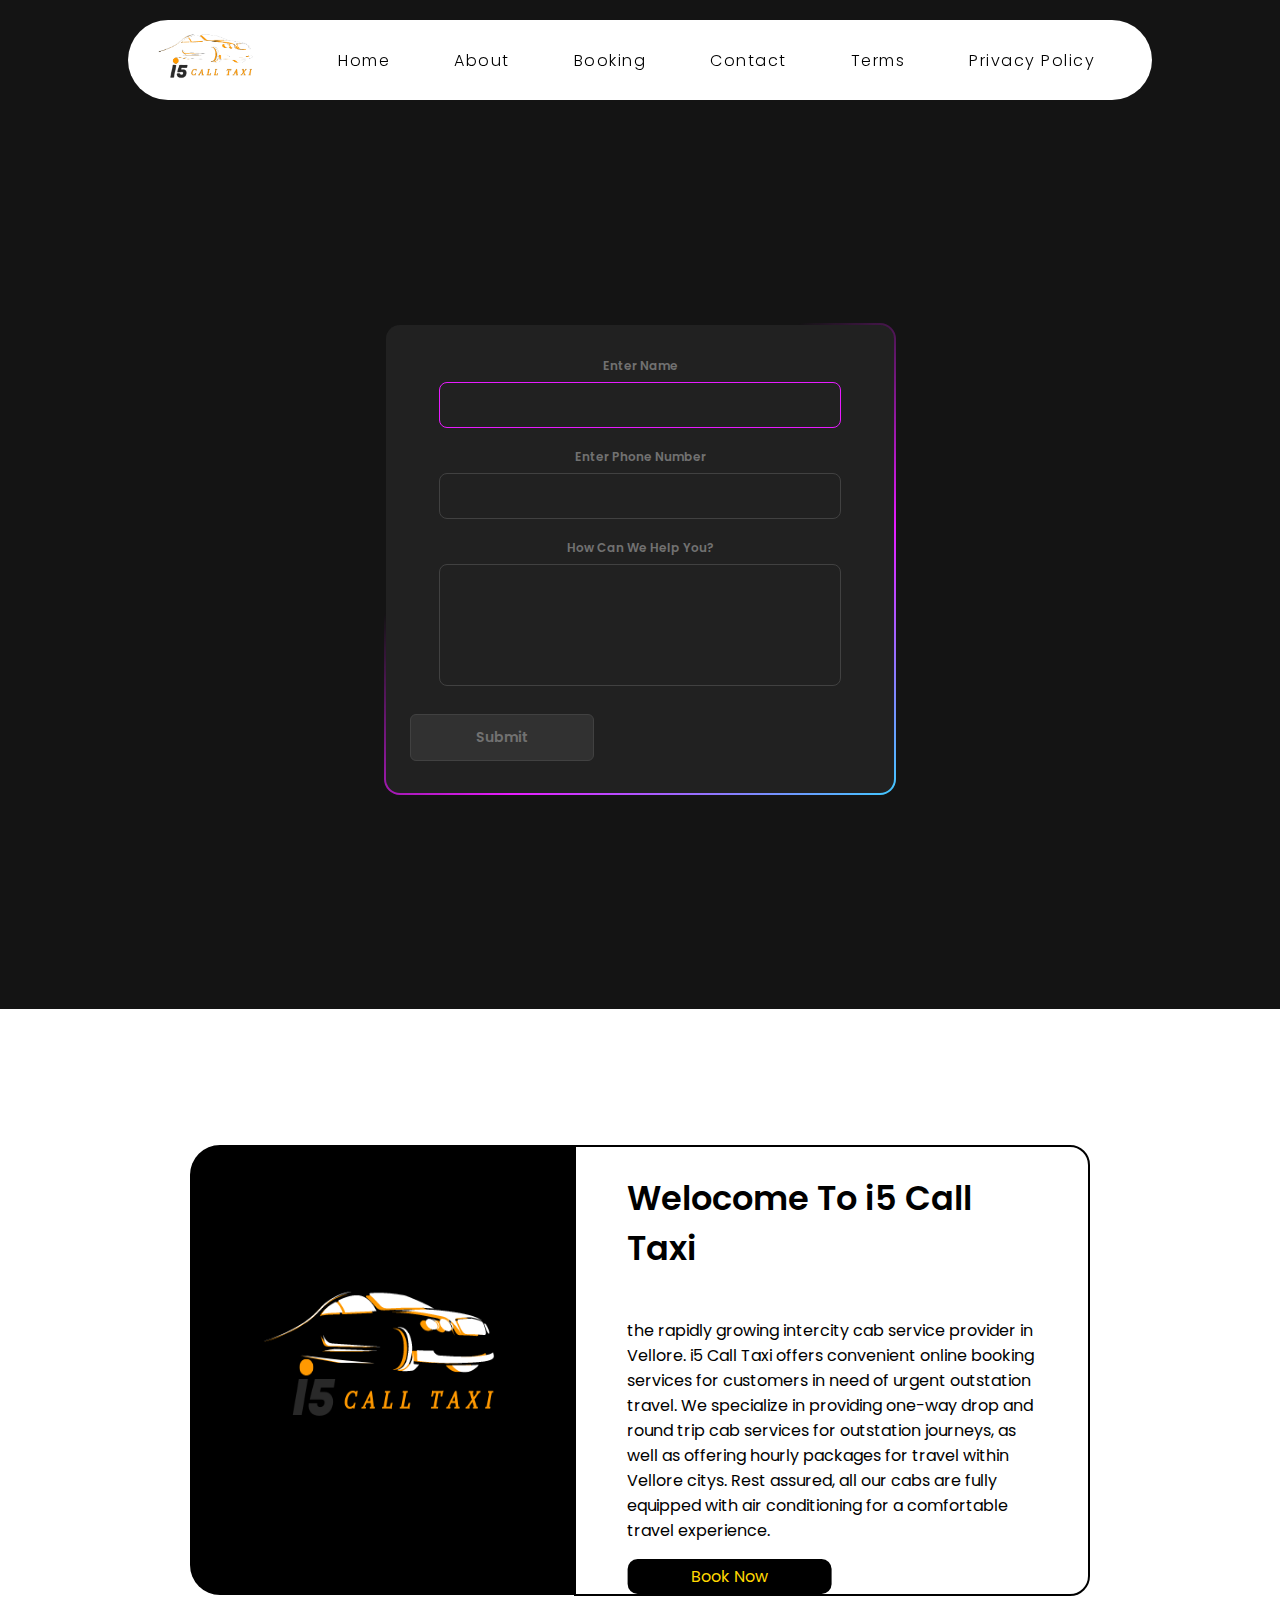
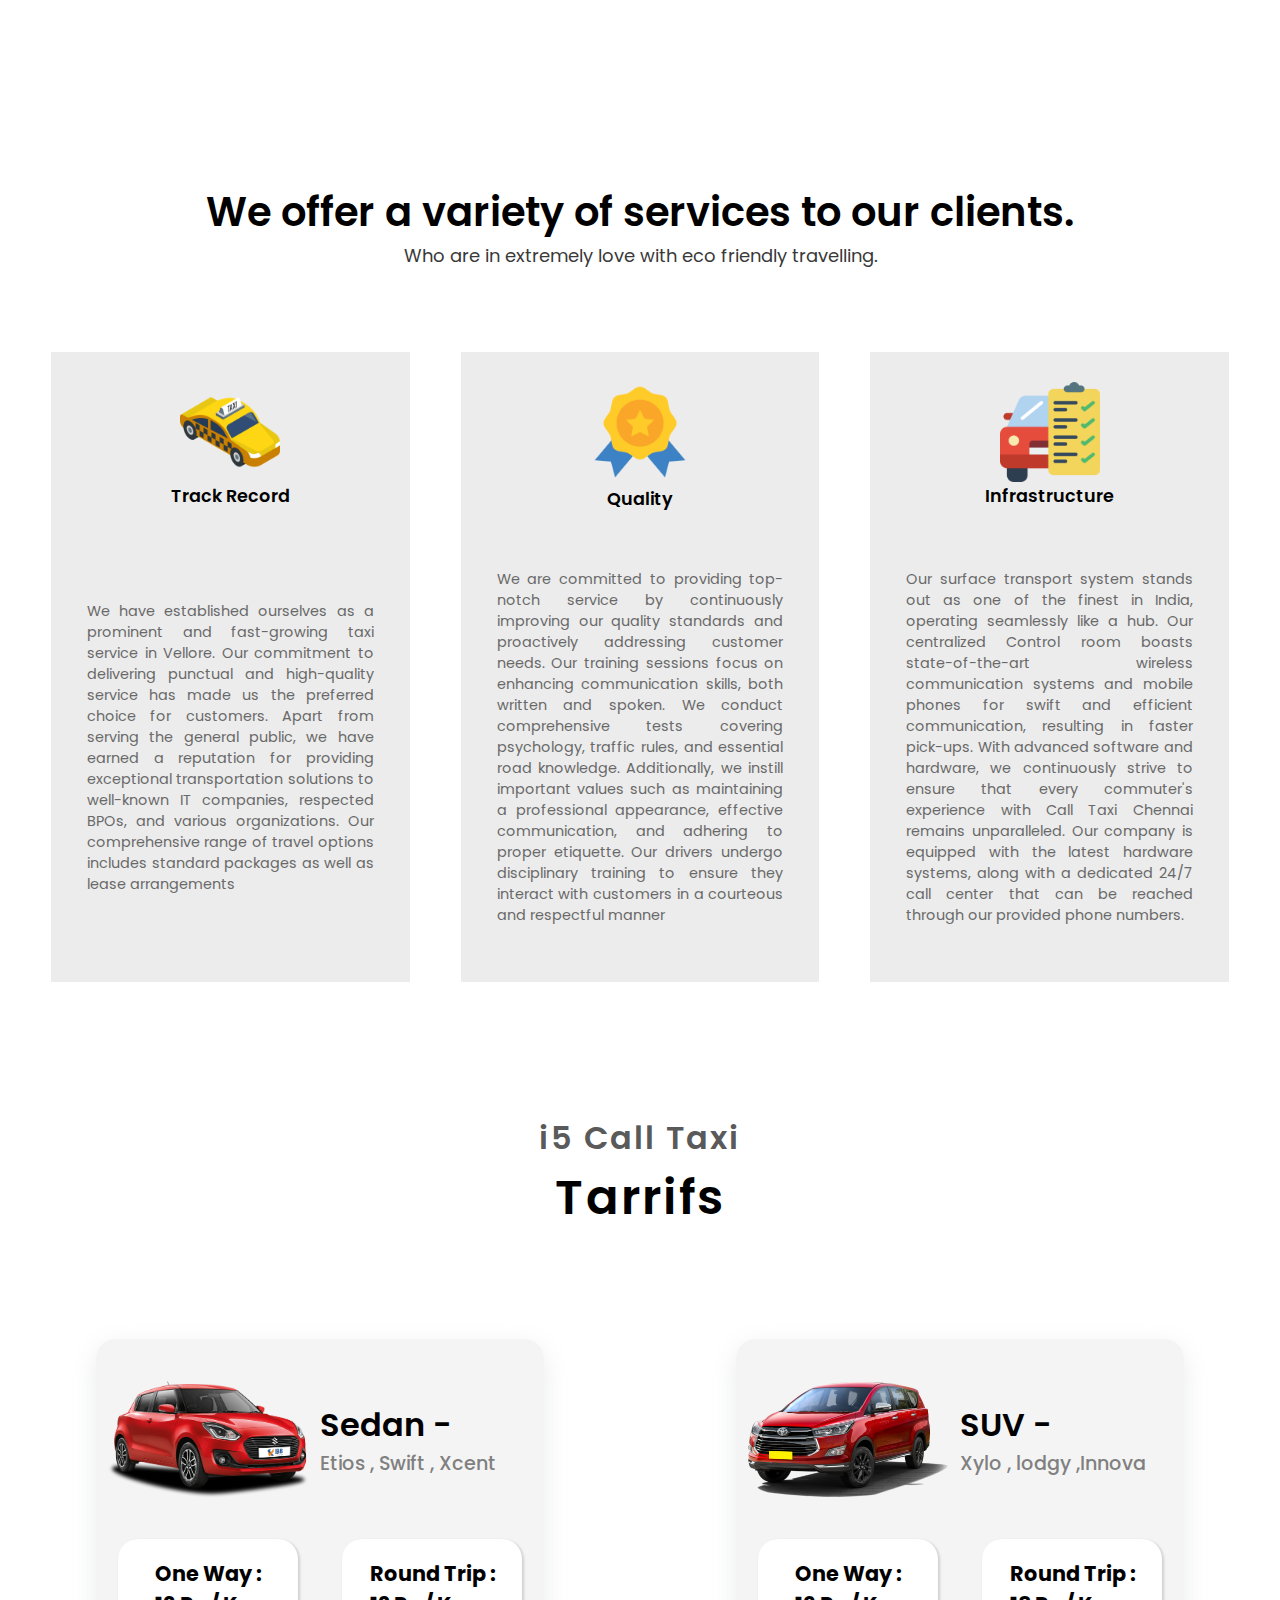
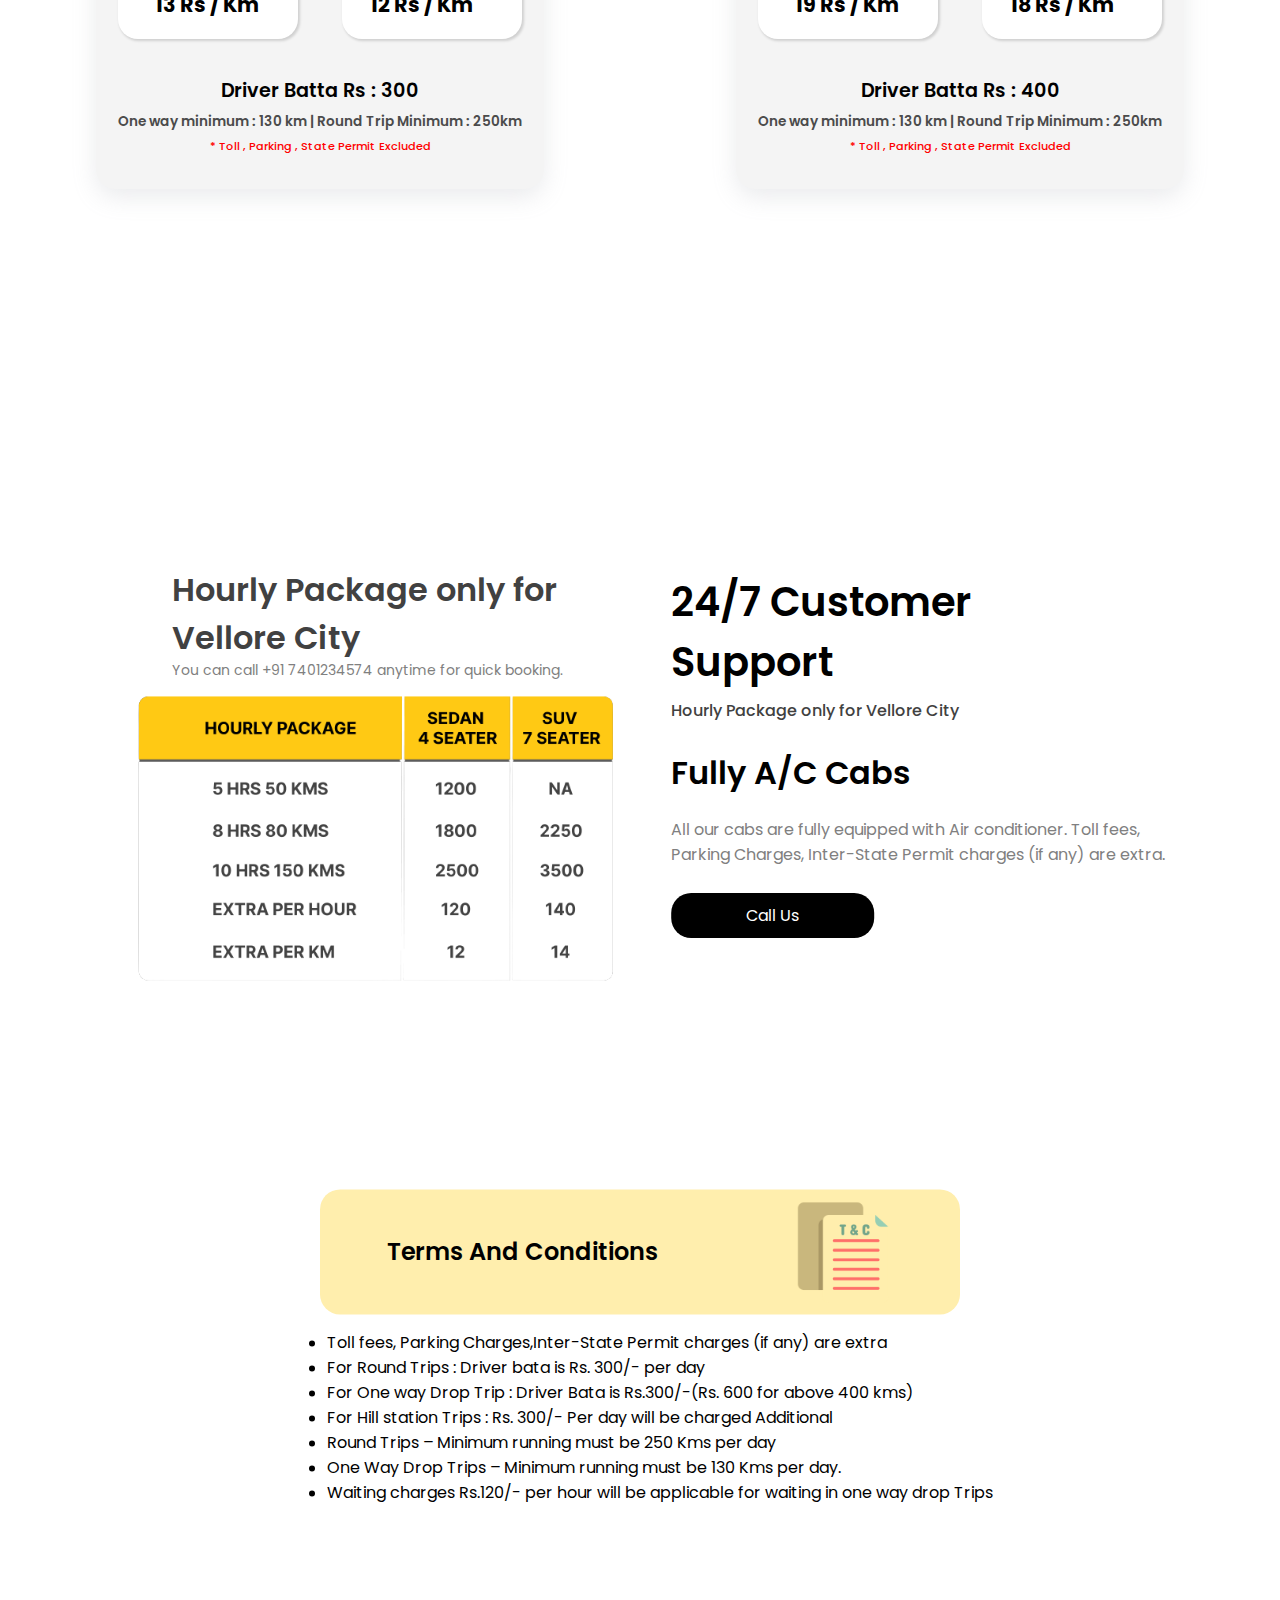
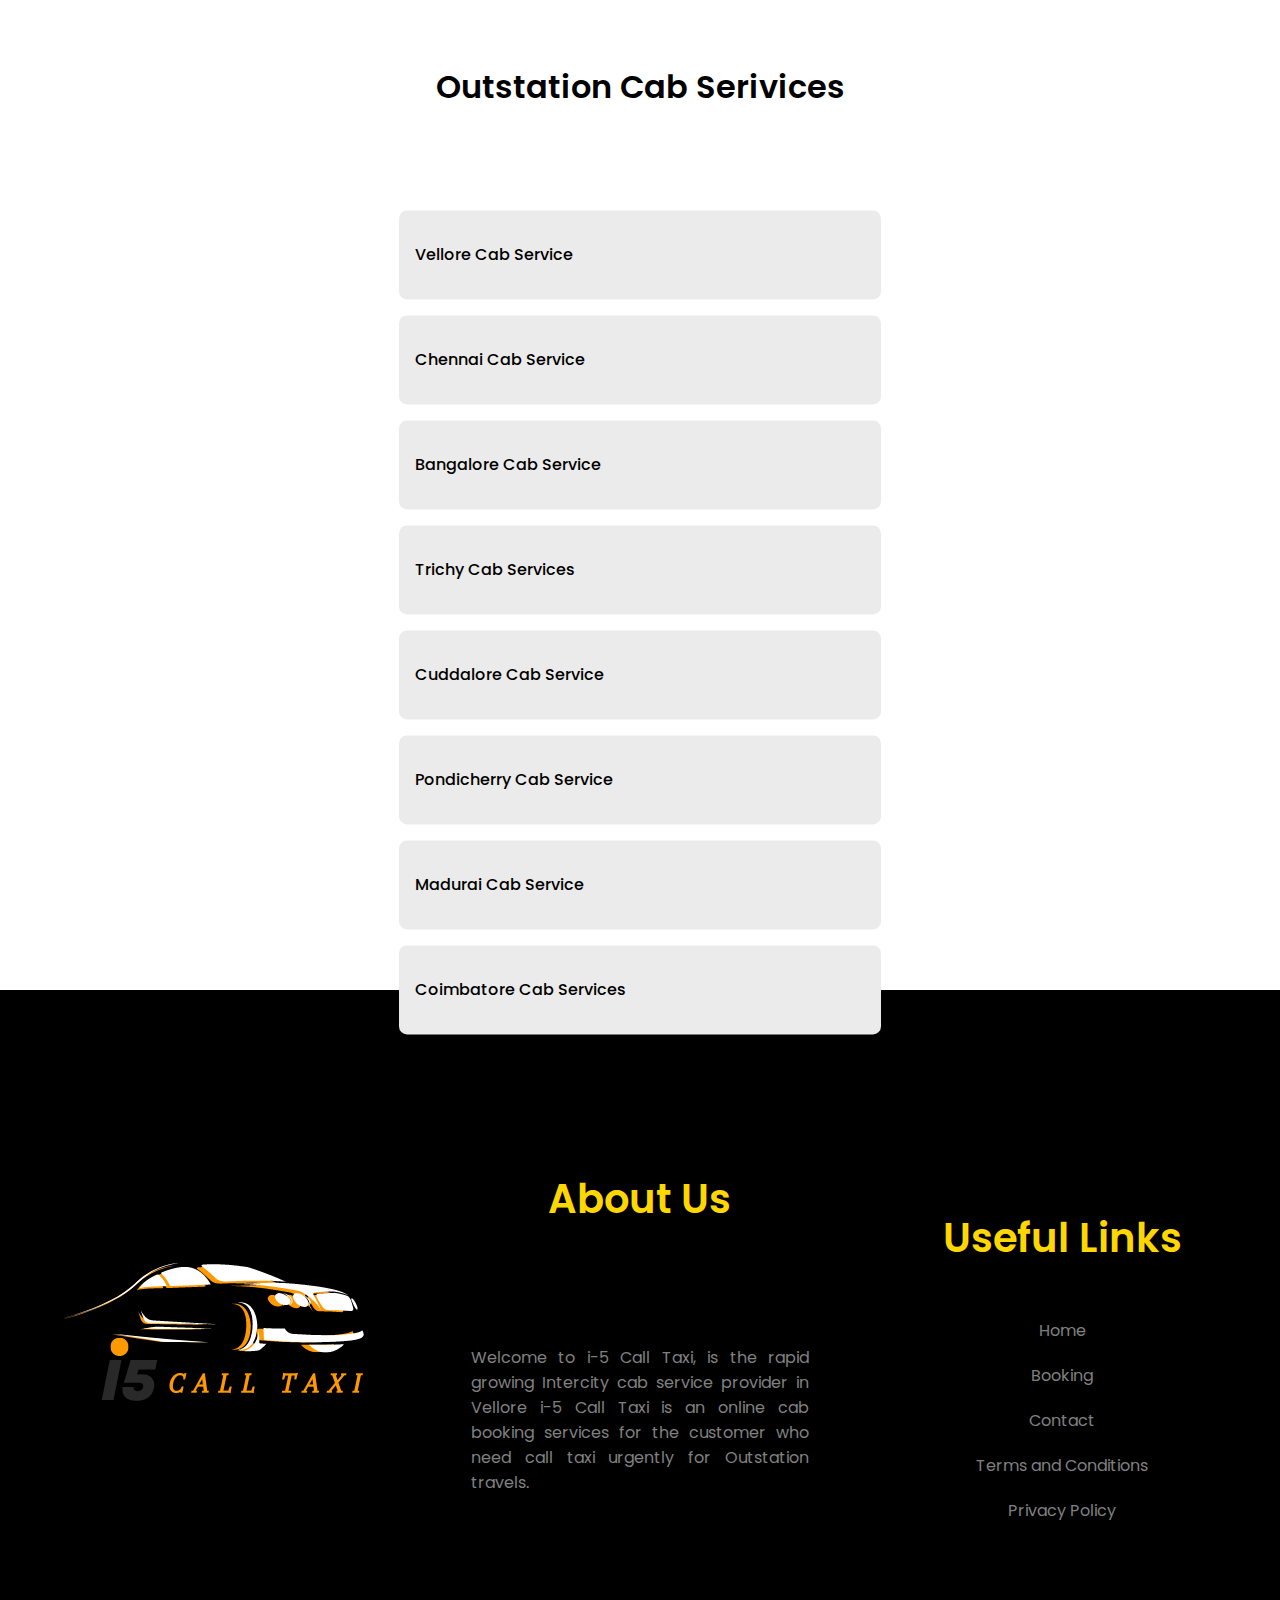
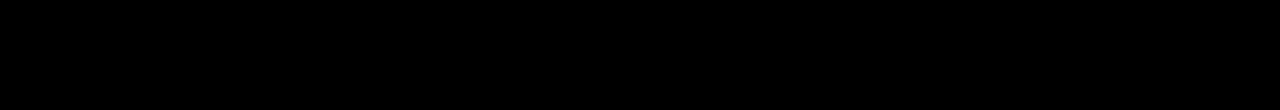
<file: contactform.html>
<!DOCTYPE html>
<html lang="en">
<head>
    <meta charset="UTF-8">
    <meta name="viewport" content="width=device-width, initial-scale=1.0">
    <title>i5CallTaxi | Confirm Ride</title>
    <link rel="stylesheet" href="style.css">
    <link rel="shortcut icon" href="selecttaxi.png" type="image/x-icon">
    <link href='https://fonts.googleapis.com/css?family=Poppins' rel='stylesheet'>
    <script src="https://ajax.googleapis.com/ajax/libs/jquery/3.5.1/jquery.min.js"></script>
    <link rel="stylesheet" href="https://cdnjs.cloudflare.com/ajax/libs/font-awesome/5.15.3/css/all.min.css"/>
    <script src="https://ajax.googleapis.com/ajax/libs/jquery/3.5.1/jquery.min.js"></script>
    <style>
        @import url('https://fonts.googleapis.com/css?family=Poppins:400,500,600,700&display=swap');

        #active{
            display: none;
        }
        .wrapper{
            display: none;
        }
        i::before{
            display: none;
        }
        /* p{
          margin: 0;padding: 0;
        } */
        .sedandziresecondpart p{
            margin: 0;
        }
        .cabconfirmpagemain{
            width: 100%;
            display: flex;
            justify-content: center;
            align-items: center;
        }
        .cabconfirmpage{
            width: 45%;
            display: flex;
            justify-content: center;
            align-items:center ;

        }
        .drivernotesmain{
            width: 100%;
            display: flex;
            justify-content: center;
            align-items: center;
            text-align: justify;
        }
        .drivernotes{
            width: 80%;
            font-size: 0.8rem;
            display: flex;
            justify-content: center;
            align-items: center;
            flex-direction: column;
        }
        .noteshead{
            text-align: center;
            font-size: 1.5rem;
            font-weight: 600;
            margin: 3%;
        }
        .noteslist{
            font-weight: 500;
            transform: translateX(-5%);
            width: 50%;
        }

        .calllocationplacewise{
          margin: 0;padding: 0;
          display: flex;
          justify-content: center;
          align-items: center;
          font-size: 0.85rem;
        }
        .extra{
            background-color: #141414;;
        }


        @media only screen and (max-width: 800px){
        body{
            box-sizing: content-box;
            margin: 0;padding: 0;
        }
        i::before{
            display: block;
        }
        .page1::before{
            height: 100vh;
        }
        /* 
        .wrapper{
            display: block;
        } */
        .wrapper{
          position: fixed;
          display: flex;
          top: 0.8%;
          left: 0;
          height: 100%;
          width: 100%;
          background: linear-gradient(-135deg, #ffffff, #ffffff);
          /* background: linear-gradient(375deg, #1cc7d0, #2ede98); */
          /* clip-path: circle(25px at calc(0% + 45px) 45px); */
          clip-path: circle(25px at calc(100% - 45px) 45px);
          transition: all 0.3s ease-in-out;
          color: black;
        
        }
        #active:checked ~ .wrapper{
          clip-path: circle(75%);
          background-color: #202020;
          color: black;
        }
        .menu-btn{
          position: absolute;
          z-index: 2;
          right: 20px;
          /* left: 20px; */
          top: 20%;
          height: 50px;
          width: 50px;
          text-align: center;
          line-height: 50px;
          border-radius: 50%;
          font-size: 20px;
          color: #000000;
          cursor: pointer;
          background: linear-gradient(-135deg, #ffea00,#ffea00);
          /* background: linear-gradient(375deg, #1cc7d0, #2ede98); */
          transition: all 0.3s ease-in-out;
        }
        #active:checked ~ .menu-btn{
          background: #fff;
          color: #fbff00;
        }
        #active:checked ~ .menu-btn i:before{
          content: "\f00d";
        }
        .wrapper ul{
          position: absolute;
          top: 50%;
          left: 50%;
          transform: translate(-53%, -50%);
          list-style: none;
          text-align: center;
          color: black;
          width: 100%;
          display: flex;
          justify-content: center;
          align-items: center;
          flex-direction: column;
        }
        .wrapper ul li{
          margin: 15px 0;
        }
        .wrapper ul li a{
          color: none;
          text-decoration: none;
          font-size:30px;
          font-weight: 500;
          padding: 5px 30px;
          color: #000000;
          position: relative;
          line-height: 50px;
          transition: all 0.3s ease;
        }
        .wrapper ul li a:after{
          position: absolute;
          content: "";
          background: #f6ff00;
          width: 100%;
          height: 50px;
          left: 0;
          border-radius: 50px;
          transform: scaleY(0);
          z-index: -1;
          transition: transform 0.3s ease;
        }
        .wrapper ul li a:hover:after{
          transform: scaleY(1);
        }
        .wrapper ul li a:hover{
          color: #000000;
        }
        input[type="checkbox"]{
          display: none;
        }
        /* p{
          margin: 0;padding: 0;
        } */

        .cabconfirmpagemain{
            width: 100%;
            display: flex;
            justify-content: center;
            align-items: center;
        }
        .cabconfirmpage{
            width: 95%;
            display: flex;
            justify-content: center;
            align-items:center ;
        }
        .drivernotesmain{
            width: 100%;
            display: flex;
            justify-content: center;
            align-items: center;
            text-align: justify;
        }
        .drivernotes{
            width: 100%;
            font-size: 0.8rem;
            display: flex;
            justify-content: center;
            align-items: center;

        }
        .noteshead{
            text-align: center;
            font-size: 1.5rem;
            font-weight: 600;
            margin: 10%;
        }
        .noteslist{
            font-weight: 500;
            transform: translateX(-5%);
            width: 70%;
        }
        .page1::before{
            height: 100vh;
        }
        .sedandziresecondpart p{
            margin: 0;padding: 0;     
        }
        .cardetails,.modeldetails{
            margin: 0;padding: 0;
        }

}
    
    </style>
</head>
<body>

    <div class="preloader" id="preloader">
        <div class="loadingspinner">
            <div id="square1"></div>
            <div id="square2"></div>
            <div id="square3"></div>
            <div id="square4"></div>
            <div id="square5"></div>
          </div>
    </div>

    <div class="headerdiv">
        <header class="header">
            <div class="logoimageheader">
                <img src="mainlogo.png" alt="i5CallTaxi" class="mainlogoimage">
            </div>
            <div class="linksheader">
                <a href="index.html" class="homelink headerlink">Home</a>
                <a href="#page2" class="aboutlink headerlink">About</a>
                <a href="index.html" class="bookinglink headerlink">Booking</a>
                <a href="contactform.html" class="contactlink headerlink">Contact</a>
                <a href="#page5" class="Termslink headerlink">Terms</a>
                <a href="privacypolicypage.html" class="privacylink headerlink">Privacy Policy</a>
            </div>
            
            
        </header>


        <input type="checkbox" id="active">
      <label for="active" class="menu-btn"><i class="fas fa-bars"></i></label>
      <div class="wrapper">
         <ul>
            <li><a href="index.html">Home</a></li>
            <li><a href="#page2">About</a></li>
            <li><a href="index.html">Booking</a></li>
            <li><a href="contactform.html">Contact</a></li>
            <li><a href="#page5">Terms</a></li>
            <li><a href="privacypolicypage.html">Privacy Policy</a></li>
         </ul>
      </div>
    </div>

    <div class="extra"></div>

    <div class="contactform">
        <div class="form-container">
            <form class="form">
              <div class="form-group">
                <label for="contactformname">Enter Name</label>
                <input type="text" id="contactformname" name="email" required="" autocomplete="off" autofocus>
              </div>
              <div class="form-group">
                <label for="contactformphone">Enter Phone Number</label>
                <input type="number" id="contactformphone" name="email" required="" autocomplete="off">
              </div>
              <div class="form-group">
                <label for="contactformtextarea">How Can We Help You?</label>
                <textarea name="textarea" id="contactformtextarea" rows="10" cols="50" required="" autocomplete="off">          

                </textarea>
              </div>
              <button class="form-submit-btn" type="button" onclick="abhishek()">Submit</button>
            </form>
          </div>
    </div>

    <div class="page2" id="page2">
      <div class="logopage2">
          <img src="i5.png" alt="" width="100%" height="100%" class="logoimgpage2">
      </div>
      <div class="contentpg2">
          <h2 class="welcomeheading">
              Welocome To i5 Call Taxi
          </h2>
          <p class="contentinsidepg2">
              the rapidly growing intercity cab service provider in Vellore. i5 Call Taxi offers convenient online booking services for customers in need of urgent outstation travel. We specialize in providing one-way drop and round trip cab services for outstation journeys, as well as offering hourly packages for travel within Vellore citys. Rest assured, all our cabs are fully equipped with air conditioning for a comfortable travel experience.
          </p>
          <a class="bookpg2button" href="#page1">
              Book Now
          </a>
      </div>
    </div>

    <div class="page3" id="page3">
      <div class="page3heads">
          <p class="page3head">
              We offer a variety of services to our clients.</p>
      <p class="page3underhead">Who are in extremely love with eco friendly travelling.</p>
      </div>
      
      <div class="page3divs">

          <div class="firstpg3 pg3div">
              <div class="insideheaderandimg">
                  <img src="selecttaxi.png" alt="i5calltaxi" class="insideimage" width="100px" >
                  <p class="insidehead">
                      Track Record
                  </p>
              </div>
              <div class="insidecontent">
                  We have established ourselves as a prominent and fast-growing taxi service in Vellore. Our commitment to delivering punctual and high-quality service has made us the preferred choice for customers. Apart from serving the general public, we have earned a reputation for providing exceptional transportation solutions to well-known IT companies, respected BPOs, and various organizations. Our comprehensive range of travel options includes standard packages as well as lease arrangements
              </div>
          </div>

          <div class="secondpg3 pg3div">
              <div class="insideheaderandimg">
                  <img src="quality.png" alt="i5calltaxi" class="insideimage" width="100px" >
                  <p class="insidehead insidehead2">
                      Quality
                  </p>
              </div>
              <div class="insidecontent">
                  We are committed to providing top-notch service by continuously improving our quality standards and proactively addressing customer needs. Our training sessions focus on enhancing communication skills, both written and spoken. We conduct comprehensive tests covering psychology, traffic rules, and essential road knowledge. Additionally, we instill important values such as maintaining a professional appearance, effective communication, and adhering to proper etiquette. Our drivers undergo disciplinary training to ensure they interact with customers in a courteous and respectful manner
              </div>
          </div>

          <div class="thirdpg3 pg3div">
              <div class="insideheaderandimg">
                  <img src="car.png" alt="i5calltaxi" class="insideimage" width="100px" >
                  <p class="insidehead">
                      Infrastructure
                  </p>
              </div>
              <div class="insidecontent">
                  Our surface transport system stands out as one of the finest in India, operating seamlessly like a hub. Our centralized Control room boasts state-of-the-art wireless communication systems and mobile phones for swift and efficient communication, resulting in faster pick-ups. With advanced software and hardware, we continuously strive to ensure that every commuter's experience with Call Taxi Chennai remains unparalleled. Our company is equipped with the latest hardware systems, along with a dedicated 24/7 call center that can be reached through our provided phone numbers. 
              </div>
          </div>

      </div>
    </div>

    <div class="tarrifpage">
    <p class="tarrifpagehead">
        i5 Call Taxi <br>
        <span class="tarrifheadinside">Tarrifs</span>
    </p>
    <div class="tarrifdivmain">
        <div class="tarrif1sedan tarrifdivinside">
            <div class="carimage">
                <div class="carimageinsideimage">
                    <img src="swify.png" alt="i5calltaxi"  class="carimgimg">
                </div>

                
                <div class="carinfo">
                    <p class="modeltype">Sedan - </p>
                    <p class="modelname">Etios , Swift , Xcent</p>
                </div>
            </div>

            <div class="faredivtarrif">
                <span class="onewaytext">
                    One Way :  <br>13 Rs / Km
                </span>
                <span class="roundtriptext">
                    Round Trip : <br>12 Rs / Km
                </span>
            </div>

            <div class="insttarrif">
                <span class="driverbatta">Driver Batta Rs : 300</span>
                <span class="medtexttarrif">
                    One way minimum : 130 km | Round Trip Minimum : 250km
                </span>
                <span class="smalltexttarrif">
                    * Toll , Parking , State Permit Excluded
                </span>
            </div>

        </div>
        <div class="tarrfi2suv tarrifdivinside">
            <div class="carimage">
                <div class="carimageinsideimage">
                    <img src="kindpng_5738469.png" alt="i5calltaxi" width="200px" class="carimgimg">
                </div>

                
                <div class="carinfo">
                    <p class="modeltype">SUV - </p>
                    <p class="modelname">Xylo , lodgy ,Innova</p>
                </div>
            </div>

            <div class="faredivtarrif">
                <span class="onewaytext">
                    One Way :  <br>19 Rs / Km
                </span>
                <span class="roundtriptext">
                    Round Trip : <br>18 Rs / Km
                </span>
            </div>

            <div class="insttarrif">
                <span class="driverbatta">Driver Batta Rs : 400</span>
                <span class="medtexttarrif">
                    One way minimum : 130 km | Round Trip Minimum : 250km
                </span>
                <span class="smalltexttarrif">
                    * Toll , Parking , State Permit Excluded
                </span>
            </div>
        </div>
    </div>
    </div>

    <div class="page4" id="page4">
      <div class="page4first">
          <p class="page4irsthead">
              Hourly Package only for Vellore City
          </p>
          <p class="page4firstunderhead">
              You can call +91 7401234574 anytime for quick booking.
          </p>
          <img src="Screenshot__332_-removebg-preview.png" alt="i5Calltaxi" class="page4firstimage">
      </div>
      <div class="page4second">
          <p class="page4secondhead">
              24/7 Customer Support
          </p>
          <p class="page4secondunderhead">
              Hourly Package only for Vellore City
          </p>
          <p class="page4secondminihead">
              Fully A/C Cabs
          </p>
          <p class="page4undercontent">
              All our cabs are fully equipped with Air conditioner. Toll fees, Parking Charges, Inter-State Permit charges (if any) are extra.
          </p>
          <a href="tel:9301303584" target="_self"><div class="callmelinkpage4">Call Us</div></a>

      </div>
    </div>

    <div class="page5" id="page5">
      <div class="pg5content">
          <div class="page5head">
              Terms And Conditions
              <img src="terms-and-conditions.png" alt="i5calltaxi" class="pg5img">
          </div>
          <div class="termscontentpg5">
              <ul class="termslistpg5">
                  <li>Toll fees, Parking Charges,Inter-State Permit charges (if any) are extra</li>
                  <li>For Round Trips : Driver bata is Rs. 300/- per day</li>
                  <li>For One way Drop Trip : Driver Bata is Rs.300/-(Rs. 600 for above 400 kms)</li>
                  <li>For Hill station Trips : Rs. 300/- Per day will be charged Additional
                  </li>
                  <li>Round Trips – Minimum running must be 250 Kms per day</li>
                  <li>One Way Drop Trips – Minimum running must be 130 Kms per day.</li>
                  <li>Waiting charges Rs.120/- per hour will be applicable for waiting in one way drop Trips</li>

              </ul>
          </div>
      </div>
    </div>

    <!-- <h1 class="page6head">
      Vellore Drop Taxi - <br> Major Places
    </h1>

    <div class="page6">
      

      <div class="velloretochennai placewisecategory">
          <div class="locationinsidepg6">
              <div class="fromdest" id="fromdest1">Vellore</div>
              <div class="destinationicon">
                  <img src="exchange.png" alt="i5calltaxi" class="destinationicon">
              </div>
              <div class="todest" id="todest1">Chennai</div>

              <div class="callbuttonslocation">
              <button class="booklocationplacewise" onclick="placewisebuttonbook1()">Book Now</button>
              <a href="tel:8220100542"  class="calllocationplacewise">Call Now</a>
              </div>
          </div>
      </div>

      <div class="velloretobangalore placewisecategory">
          <div class="locationinsidepg6">
              <div class="fromdest" id="fromdest2">Vellore</div>
              <div class="destinationicon">
                  <img src="exchange.png" alt="i5calltaxi" class="destinationicon">
              </div>
              <div class="todest" id="todest2">Bangalore</div>
              <div class="callbuttonslocation">
              <button class="booklocationplacewise" onclick="placewisebuttonbook2()">Book Now</button>
              <a href="tel:8220100542"  class="calllocationplacewise">Call Now</a>
              </div>
          </div>
      </div>

      <div class="velloretopondicherry placewisecategory">
          <div class="locationinsidepg6">
              <div class="fromdest" id="fromdest3">Vellore</div>
              <div class="destinationicon">
                  <img src="exchange.png" alt="i5calltaxi" class="destinationicon">
              </div>
              <div class="todest" id="todest3">Pondicherry</div>
              <div class="callbuttonslocation">
              <button class="booklocationplacewise" onclick="placewisebuttonbook3()">Book Now</button>
              <a href="tel:8220100542"  class="calllocationplacewise">Call Now</a>
              </div>
          </div>
      </div> 

      <div class="velloretotrichy placewisecategory">
          <div class="locationinsidepg6">
              <div class="fromdest" id="fromdest4">Vellore</div>
              <div class="destinationicon">
                  <img src="exchange.png" alt="i5calltaxi" class="destinationicon">
              </div>
              <div class="todest" id="todest4">Trichy</div>
              <div class="callbuttonslocation">
              <button class="booklocationplacewise" onclick="placewisebuttonbook4()">Book Now</button>
              <a href="tel:8220100542"  class="calllocationplacewise">Call Now</a>
              </div>
          </div>
      </div> 

      <div class="velloretocuddalore placewisecategory">
          <div class="locationinsidepg6">
              <div class="fromdest" id="fromdest5">Vellore</div>
              <div class="destinationicon">
                  <img src="exchange.png" alt="i5calltaxi" class="destinationicon">
              </div>
              <div class="todest" id="todest5">Cuddalore</div>
              <div class="callbuttonslocation">
              <button class="booklocationplacewise" onclick="placewisebuttonbook5()">Book Now</button>
              <a href="tel:8220100542"  class="calllocationplacewise">Call Now</a>
              </div>
          </div>
      </div> 

      <div class="velloretomadurai placewisecategory">
          <div class="locationinsidepg6">
              <div class="fromdest" id="fromdest6">Vellore</div>
              <div class="destinationicon">
                  <img src="exchange.png" alt="i5calltaxi" class="destinationicon">
              </div>
              <div class="todest" id="todest6">Madurai</div>
              <div class="callbuttonslocation">
              <button class="booklocationplacewise" onclick="placewisebuttonbook6()">Book Now</button>
              <a href="tel:8220100542"  class="calllocationplacewise">Call Now</a>
              </div>
          </div>
      </div> 

      <div class="velloretokumbakonam placewisecategory">
          <div class="locationinsidepg6">
              <div class="fromdest" id="fromdest7">Vellore</div>
              <div class="destinationicon">
                  <img src="exchange.png" alt="i5calltaxi" class="destinationicon">
              </div>
              <div class="todest" id="todest7">Kumbakonam</div>
              <div class="callbuttonslocation">
              <button class="booklocationplacewise" onclick="placewisebuttonbook7()">Book Now</button>
              <a href="tel:8220100542"  class="calllocationplacewise">Call Now</a>
              </div>
          </div>
      </div> 

      <div class="velloretovadalur placewisecategory">
          <div class="locationinsidepg6">
              <div class="fromdest" id="fromdest8">Vellore</div>
              <div class="destinationicon">
                  <img src="exchange.png" alt="i5calltaxi" class="destinationicon">
              </div>
              <div class="todest" id="todest8">Vadalur</div>
              <div class="callbuttonslocation">
              <button class="booklocationplacewise" onclick="placewisebuttonbook8()">Book Now</button>
              <a href="tel:8220100542"  class="calllocationplacewise">Call Now</a>
              </div>
          </div>
      </div> 

      <div class="velloretoneyveli placewisecategory">
          <div class="locationinsidepg6">
              <div class="fromdest" id="fromdest9">Vellore</div>
              <div class="destinationicon">
                  <img src="exchange.png" alt="i5calltaxi" class="destinationicon">
              </div>
              <div class="todest" id="todest9">Neyveli</div>
              <div class="callbuttonslocation">
              <button class="booklocationplacewise" onclick="placewisebuttonbook9()">Book Now</button>
              <a href="tel:8220100542"  class="calllocationplacewise">Call Now</a>
              </div>
          </div>
      </div> 

      <div class="velloretothanjavur placewisecategory">
          <div class="locationinsidepg6">
              <div class="fromdest" id="fromdest10">Vellore</div>
              <div class="destinationicon">
                  <img src="exchange.png" alt="i5calltaxi" class="destinationicon">
              </div>
              <div class="todest" id="todest10">Thanjavur</div>
              <div class="callbuttonslocation">
              <button class="booklocationplacewise" onclick="placewisebuttonbook10()">Book Now</button>
              <a href="tel:8220100542"  class="calllocationplacewise">Call Now</a>
              </div>
          </div>
      </div> 

      <div class="velloretokanyakumari placewisecategory">
          <div class="locationinsidepg6">
              <div class="fromdest" id="fromdest11">Vellore</div>
              <div class="destinationicon">
                  <img src="exchange.png" alt="i5calltaxi" class="destinationicon">
              </div>
              <div class="todest" id="todest11">Kanyakumari</div>
              <div class="callbuttonslocation">
              <button class="booklocationplacewise" onclick="placewisebuttonbook11()">Book Now</button>
              <a href="tel:8220100542"  class="calllocationplacewise">Call Now</a>
              </div>
          </div>
      </div> 

      <div class="velloretotirunelveli placewisecategory">
          <div class="locationinsidepg6">
              <div class="fromdest" id="fromdest12"13>Vellore</div>
              <div class="destinationicon">
                  <img src="exchange.png" alt="i5calltaxi" class="destinationicon">
              </div>
              <div class="todest" id="todest12">Tirunelveli</div>
              <div class="callbuttonslocation">
              <button class="booklocationplacewise" onclick="placewisebuttonbook12()">Book Now</button>
              <a href="tel:8220100542"  class="calllocationplacewise">Call Now</a>
              </div>
          </div>
      </div> 

      <div class="velloretocoimbatore placewisecategory">
          <div class="locationinsidepg6">
              <div class="fromdest" id="fromdest13">Vellore</div>
              <div class="destinationicon">
                  <img src="exchange.png" alt="i5calltaxi" class="destinationicon">
              </div>
              <div class="todest" id="todest13">Coimbatore</div>
              <div class="callbuttonslocation">
              <button class="booklocationplacewise" onclick="placewisebuttonbook13()">Book Now</button>
              <a href="tel:8220100542"  class="calllocationplacewise">Call Now</a>
              </div>
          </div>
      </div> 
  

    </div> -->

    <div class="differentcitieslinks">
        <div class="diffcitieshead">
            Outstation Cab Serivices
        </div>
        <div class="accordion">

            <div class="accordion-item Vellore">
            <input type="checkbox" id="item-10" class="inpcheck" />
            <label for="item-10" class="accordion-header">
              <span>Vellore Cab Service</span>
              <span class="arrow">
                <i class="fa-solid fa-caret-right"></i>
              </span>
            </label>
            <div class="accordion-content">
              <p class="linkptag">
                <ul class="linklistptag">
                  <li>
                      <a href="#" class="locationptaglink" onclick="a1i1l12()"><span id="a1i1l1">Vellore</span> &nbsp; to &nbsp;<span id="a1i1l2">Trichy</span> </a>
                  </li>
                  <li>
                      <a href="#" class="locationptaglink">Vellore To Cuddalore </a>
                  </li>
                  <li>
                      <a href="#" class="locationptaglink" onclick="a1i2l12()"><span id="a1i2l1">Vellore</span> &nbsp; to &nbsp;<span id="a1i2l2">Pondicherry</span></a>
                  </li>
                  <li>
                      <a href="#" class="locationptaglink" onclick="a1i3l12()"><span id="a1i3l1">Vellore</span> &nbsp; to &nbsp;<span id="a1i3l2">Madurai</span></a>
                  </li>
                  <li>
                      <a href="#" class="locationptaglink" onclick="a1i4l12()"><span id="a1i4l1">Vellore</span> &nbsp; to &nbsp;<span id="a1i4l2">Kumbakonam</span></a>
                  </li>
                  <li>
                      <a href="#" class="locationptaglink" onclick="a1i5l12()"><span id="a1i5l1">Vellore</span> &nbsp; to &nbsp;<span id="a1i5l2">Vadalur</span></a>
                  </li>
                  <li>
                      <a href="#" class="locationptaglink" onclick="a1i6l12()"><span id="a1i6l1">Vellore</span> &nbsp; to &nbsp;<span id="a1i6l2">Neyveli</span></a>
                  </li>
                  <li>
                      <a href="#" class="locationptaglink" onclick="a1i7l12()"><span id="a1i7l1">Vellore</span> &nbsp; to &nbsp;<span id="a1i7l2">Thanjavur</span></a>
                  </li>
                  <li>
                      <a href="#" class="locationptaglink" onclick="a1i8l12()"><span id="a1i8l1">Vellore</span> &nbsp; to &nbsp;<span id="a1i8l2">Chennai</span></a>
                  </li>
                  <li>
                      <a href="#" class="locationptaglink" onclick="a1i9l12()"><span id="a1i9l1">Vellore</span> &nbsp; to &nbsp;<span id="a1i9l2">Bangalore</span></a>
                  </li>
                  <li>
                      <a href="#" class="locationptaglink" onclick="a1i10l12()"><span id="a1i10l1">Vellore</span> &nbsp; to &nbsp;<span id="a1i10l2">Kanyakumari</span></a>
                  </li>
                  <li>
                      <a href="#" class="locationptaglink" onclick="a1i11l12()"><span id="a1i11l1">Vellore</span> &nbsp; to &nbsp;<span id="a1i11l2">Tirunerveli</span></a>
                  </li>
                  <li>
                      <a href="#" class="locationptaglink" onclick="a1i12l12()"><span id="a1i12l1">Vellore</span> &nbsp; to &nbsp;<span id="a1i12l2">Coimbatore</span></a>
                  </li>
  
                </ul>
              </p>
            </div>
            </div>

            <div class="accordion-item chennai">
          <input type="checkbox" id="item-1" class="inpcheck" />
          <label for="item-1" class="accordion-header">
            <span>Chennai Cab Service</span>
            <span class="arrow">
              <i class="fa-solid fa-caret-right"></i>
            </span>
          </label>
          <div class="accordion-content">
            <p class="linkptag">
              <ul class="linklistptag">
                <li>
                    <a href="#" class="locationptaglink" onclick="a2i1l12()"><span id="a2i1l1">Chennai</span> &nbsp; to &nbsp;<span id="a2i1l2">Trichy</span></a>
                </li>
                <li>
                    <a href="#" class="locationptaglink" onclick="a2i2l12()"><span id="a2i2l1">Chennai</span> &nbsp; to &nbsp;<span id="a2i2l2">Cuddalore</span></a>
                </li>
                <li>
                    <a href="#" class="locationptaglink" onclick="a2i3l12()"><span id="a2i3l1">Chennai</span> &nbsp; to &nbsp;<span id="a2i3l2">Pondicherry</span></a>
                </li>
                <li>
                    <a href="#" class="locationptaglink" onclick="a2i4l12()"><span id="a2i4l1">Chennai</span> &nbsp; to &nbsp;<span id="a2i4l2">Madurai</span></a>
                </li>
                <li>
                    <a href="#" class="locationptaglink" onclick="a2i5l12()"><span id="a2i5l1">Chennai</span> &nbsp; to &nbsp;<span id="a2i5l2">Kumbakonam</span></a>
                </li>
                <li>
                    <a href="#" class="locationptaglink" onclick="a2i6l12()"><span id="a2i6l1">Chennai</span> &nbsp; to &nbsp;<span id="a2i6l2">Vadalur</span></a>
                </li>
                <li>
                    <a href="#" class="locationptaglink" onclick="a2i7l12()"><span id="a2i7l1">Chennai</span> &nbsp; to &nbsp;<span id="a2i7l2">Neyveli</span></a>
                </li>
                <li>
                    <a href="#" class="locationptaglink" onclick="a2i8l12()"><span id="a2i2l1">Chennai</span> &nbsp; to &nbsp;<span id="a2i2l2">Thanjavur</span></a>
                </li>
                <li>
                    <a href="#" class="locationptaglink" onclick="a2i9l12()"><span id="a2i9l1">Chennai</span> &nbsp; to &nbsp;<span id="a2i9l2">Vellore</span></a>
                </li>
                <li>
                    <a href="#" class="locationptaglink" onclick="a2i10l12()"><span id="a2i10l1">Chennai</span> &nbsp; to &nbsp;<span id="a2i10l2">Bangalore</span></a>
                </li>
                <li>
                    <a href="#" class="locationptaglink" onclick="a2i11l12()"><span id="a2i11l1">Chennai</span> &nbsp; to &nbsp;<span id="a2i11l2">Kanyakumari</span></a>
                </li>
                <li>
                    <a href="#" class="locationptaglink" onclick="a2i12l12()"><span id="a2i12l1">Chennai</span> &nbsp; to &nbsp;<span id="a2i12l2">Tirunerveli</span> </a>
                </li>
                <li>
                    <a href="#" class="locationptaglink" onclick="a2i13l12()"><span id="a2i13l1">Chennai</span> &nbsp; to &nbsp;<span id="a2i13l2">Coimbatore</span></a>
                </li>

              </ul>
            </p>
          </div>
            </div>

            <div class="accordion-item Bangalore">
            <input type="checkbox" id="item-2" class="inpcheck"/>
            <label for="item-2" class="accordion-header">
              <span>Bangalore Cab Service</span>
              <span class="arrow">
                <i class="fa-solid fa-caret-right"></i>
              </span>
            </label>
            <div class="accordion-content">
                <p class="linkptag">
                    <ul class="linklistptag">
                      <li>
                          <a href="#" class="locationptaglink" onclick="a3i1l12()"><span id="a3i1l1">Bangalore</span> &nbsp; to &nbsp;<span id="a3i1l2">Trichy</span></a>
                      </li>
                      <li>
                          <a href="#" class="locationptaglink" onclick="a3i2l12()"><span id="a3i2l1">Bangalore</span> &nbsp; to &nbsp;<span id="a3i2l2">Cuddalore</span></a>
                      </li>
                      <li>
                          <a href="#" class="locationptaglink" onclick="a3i3l12()"><span id="a3i3l1">Bangalore</span> &nbsp; to &nbsp;<span id="a3i3l2">Pondicherry</span></a>
                      </li>
                      <li>
                          <a href="#" class="locationptaglink" onclick="a3i4l12()"><span id="a3i4l1">Bangalore</span> &nbsp; to &nbsp;<span id="a3i4l2">Madurai</span></a>
                      </li>
                      <li>
                          <a href="#" class="locationptaglink" onclick="a3i5l12()"><span id="a3i5l1">Bangalore</span>&nbsp; to <span id="a3i5l2">Kumbakonam</span></a>
                      </li>
                      <li>
                          <a href="#" class="locationptaglink" onclick="a3i6l12()"><span id="a3i6l1">Bangalore</span> &nbsp; to &nbsp;<span id="a3i6l2">Vadalur</span></a>
                      </li>
                      <li>
                          <a href="#" class="locationptaglink" onclick="a3i7l12()"><span id="a3i7l1">Bangalore</span> &nbsp; to &nbsp;<span id="a3i7l2">Neyveli</span> </a>
                      </li>
                      <li>
                          <a href="#" class="locationptaglink" onclick="a3i8l12()"><span id="a3i8l1">Bangalore</span> &nbsp; to &nbsp;<span id="a3i8l2">Thanjavur</span></a>
                      </li>
                      <li>
                          <a href="#" class="locationptaglink" onclick="a3i9l12()"><span id="a3i9l1">Bangalore</span> &nbsp; to &nbsp;<span id="a3i9l2">Vellore</span></a>
                      </li>
                      <li>
                          <a href="#" class="locationptaglink" onclick="a3i10l12()"><span id="a3i10l1">Bangalore</span> &nbsp; to &nbsp;<span id="a3i10l2">Chennai</span></a>
                      </li>
                      <li>
                          <a href="#" class="locationptaglink" onclick="a3i11l12()"><span id="a3i11l1">Bangalore</span> &nbsp; to &nbsp;<span id="a3i11l2">Kanyakumari</span></a>
                      </li>
                      <li>
                          <a href="#" class="locationptaglink" onclick="a3i12l12()"><span id="a3i12l1">Bangalore</span> &nbsp; to &nbsp;<span id="a3i12l2">Tirunerveli</span> </a>
                      </li>
                      <li>
                          <a href="#" class="locationptaglink" onclick="a3i13l12()"><span id="a3i13l1">Bangalore</span> &nbsp; to &nbsp;<span id="a3i13l2">Coimbatore</span></a>
                      </li>
      
                    </ul>
                  </p>
            </div>
            </div>

            <div class="accordion-item trichy">
            <input type="checkbox" id="item-4" class="inpcheck" />
            <label for="item-4" class="accordion-header">
              <span>Trichy Cab Services</span>
              <span class="arrow">
                <i class="fa-solid fa-caret-right"></i>
              </span>
            </label>
            <div class="accordion-content">
                <p class="linkptag">
                    <ul class="linklistptag">
                      <li>
                          <a href="#" class="locationptaglink" onclick="a4i1l12()"><span id="a4i1l1">Trichy</span> &nbsp; to &nbsp;<span id="a4i1l2">Chennai</span></a>
                      </li>
                      <li>
                          <a href="#" class="locationptaglink" onclick="a4i2l12()"><span id="a4i2l1">Trichy</span> &nbsp; to &nbsp;<span id="a4i2l2">Cuddalore</span></a>
                      </li>
                      <li>
                          <a href="#" class="locationptaglink" onclick="a4i3l12()"><span id="a4i3l1">Trichy</span> &nbsp; to &nbsp;<span id="a4i3l2">Pondicherry</span></a>
                      </li>
                      <li>
                          <a href="#" class="locationptaglink" onclick="a4i4l12()"><span id="a4i4l1">Trichy</span> &nbsp; to &nbsp;<span id="a4i4l2">Madurai</span></a>
                      </li>
                      <li>
                          <a href="#" class="locationptaglink" onclick="a4i5l12()"><span id="a4i5l1">Trichy</span> &nbsp; to &nbsp;<span id="a4i5l2">Kumbakonam</span></a>
                      </li>
                      <li>
                          <a href="#" class="locationptaglink" onclick="a4i6l12()"><span id="a4i6l1">Trichy</span> &nbsp; to &nbsp;<span id="a4i6l2">Vadalur</span></a>
                      </li>
                      <li>
                          <a href="#" class="locationptaglink" onclick="a4i7l12()"><span id="a4i7l1">Trichy</span> &nbsp; to &nbsp;<span id="a4i7l2">Neyveli</span></a>
                      </li>
                      <li>
                          <a href="#" class="locationptaglink" onclick="a4i8l12()"><span id="a4i8l1">Trichy</span> &nbsp; to &nbsp;<span id="a4i8l2">Thanjavur</span></a>
                      </li>
                      <li>
                          <a href="#" class="locationptaglink" onclick="a4i9l12()"><span id="a4i9l1">Trichy</span> &nbsp; to &nbsp;<span id="a4i9l2">Vellore</span></a>
                      </li>
                      <li>
                          <a href="#" class="locationptaglink" onclick="a4i10l12()"><span id="a4i10l1">Trichy</span> &nbsp; to &nbsp;<span id="a4i10l2">Bangalore</span></a>
                      </li>
                      <li>
                          <a href="#" class="locationptaglink" onclick="a4i11l12()"><span id="a4i11l1">Trichy</span> &nbsp; to &nbsp;<span id="a4i11l2">Kanyakumari</span></a>
                      </li>
                      <li>
                          <a href="#" class="locationptaglink" onclick="a4i12l12()"><span id="a4i12l1">Trichy</span> &nbsp; to &nbsp;<span id="a4i12l2">Tirunerveli</span></a>
                      </li>
                      <li>
                          <a href="#" class="locationptaglink" onclick="a4i13l12()"><span id="a4i13l1">Trichy</span> &nbsp; to &nbsp;<span id="a4i13l2">Coimbatore</span> </a>
                      </li>
      
                    </ul>
                </p>
            </div>
            </div>

            <div class="accordion-item Cuddalore">
                <input type="checkbox" id="item-11" class="inpcheck" />
                <label for="item-11" class="accordion-header">
                  <span>Cuddalore Cab Service</span>
                  <span class="arrow">
                    <i class="fa-solid fa-caret-right"></i>
                  </span>
                </label>
                <div class="accordion-content">
                  <p class="linkptag">
                    <ul class="linklistptag">
                      <li>
                          <a href="#" class="locationptaglink" onclick="a5i1l12()"><span id="a5i1l1">Cuddalore</span> &nbsp; to &nbsp;<span id="a5i1l2">Trichy</span> </a>
                      </li>
                      <li>
                          <a href="#" class="locationptaglink">Cuddalore To Cuddalore </a>
                      </li>
                      <li>
                          <a href="#" class="locationptaglink" onclick="a5i2l12()"><span id="a5i2l1">Cuddalore</span> &nbsp; to &nbsp;<span id="a5i2l2">Pondicherry</span></a>
                      </li>
                      <li>
                          <a href="#" class="locationptaglink" onclick="a5i3l12()"><span id="a5i3l1">Cuddalore</span> &nbsp; to &nbsp;<span id="a5i3l2">Madurai</span></a>
                      </li>
                      <li>
                          <a href="#" class="locationptaglink" onclick="a5i4l12()"><span id="a5i4l1">Cuddalore</span> &nbsp; to &nbsp;<span id="a5i4l2">Kumbakonam</span></a>
                      </li>
                      <li>
                          <a href="#" class="locationptaglink" onclick="a5i5l12()"><span id="a5i5l1">Cuddalore</span> &nbsp; to &nbsp;<span id="a5i5l2">Vadalur</span></a>
                      </li>
                      <li>
                          <a href="#" class="locationptaglink" onclick="a5i6l12()"><span id="a5i6l1">Cuddalore</span> &nbsp; to &nbsp;<span id="a5i6l2">Neyveli</span></a>
                      </li>
                      <li>
                          <a href="#" class="locationptaglink" onclick="a5i7l12()"><span id="a5i7l1">Cuddalore</span> &nbsp; to &nbsp;<span id="a5i7l2">Thanjavur</span></a>
                      </li>
                      <li>
                          <a href="#" class="locationptaglink" onclick="a5i8l12()"><span id="a5i8l1">Cuddalore</span> &nbsp; to &nbsp;<span id="a5i8l2">Chennai</span></a>
                      </li>
                      <li>
                          <a href="#" class="locationptaglink" onclick="a5i9l12()"><span id="a5i9l1">Cuddalore</span> &nbsp; to &nbsp;<span id="a5i9l2">Bangalore</span></a>
                      </li>
                      <li>
                          <a href="#" class="locationptaglink" onclick="a5i10l12()"><span id="a5i10l1">Cuddalore</span> &nbsp; to &nbsp;<span id="a5i10l2">Kanyakumari</span></a>
                      </li>
                      <li>
                          <a href="#" class="locationptaglink" onclick="a5i11l12()"><span id="a5i11l1">Cuddalore</span> &nbsp; to &nbsp;<span id="a5i11l2">Tirunerveli</span></a>
                      </li>
                      <li>
                          <a href="#" class="locationptaglink" onclick="a5i12l12()"><span id="a5i12l1">Cuddalore</span> &nbsp; to &nbsp;<span id="a5i12l2">Coimbatore</span></a>
                      </li>
      
                    </ul>
                  </p>
                </div>
            </div>
    
            <div class="accordion-item Pondicherry">
              <input type="checkbox" id="item-13" class="inpcheck" />
              <label for="item-13" class="accordion-header">
                <span>Pondicherry Cab Service</span>
                <span class="arrow">
                  <i class="fa-solid fa-caret-right"></i>
                </span>
              </label>
              <div class="accordion-content">
                <p class="linkptag">
                  <ul class="linklistptag">
                    <li>
                        <a href="#" class="locationptaglink" onclick="a6i1l12()"><span id="a6i1l1">Pondicherry</span> &nbsp; to &nbsp;<span id="a6i1l2">Trichy</span></a>
                    </li>
                    <li>
                        <a href="#" class="locationptaglink" onclick="a6i2l12()"><span id="a6i2l1">Pondicherry</span> &nbsp; to &nbsp;<span id="a6i2l2">Cuddalore</span></a>
                    </li>
                    <li>
                        <a href="#" class="locationptaglink" onclick="a6i3l12()"><span id="a6i3l1">Pondicherry</span> &nbsp; to &nbsp;<span id="a6i3l2">Pondicherry</span></a>
                    </li>
                    <li>
                        <a href="#" class="locationptaglink" onclick="a6i4l12()"><span id="a6i4l1">Pondicherry</span> &nbsp; to &nbsp;<span id="a6i4l2">Madurai</span></a>
                    </li>
                    <li>
                        <a href="#" class="locationptaglink" onclick="a6i5l12()"><span id="a6i5l1">Pondicherry</span> &nbsp; to &nbsp;<span id="a6i5l2">Kumbakonam</span></a>
                    </li>
                    <li>
                        <a href="#" class="locationptaglink" onclick="a6i6l12()"><span id="a6i6l1">Pondicherry</span> &nbsp; to &nbsp;<span id="a6i6l2">Vadalur</span></a>
                    </li>
                    <li>
                        <a href="#" class="locationptaglink" onclick="a6i7l12()"><span id="a6i7l1">Pondicherry</span> &nbsp; to &nbsp;<span id="a6i7l2">Neyveli</span></a>
                    </li>
                    <li>
                        <a href="#" class="locationptaglink" onclick="a6i8l12()"><span id="a6i2l1">Pondicherry</span> &nbsp; to &nbsp;<span id="a6i2l2">Thanjavur</span></a>
                    </li>
                    <li>
                        <a href="#" class="locationptaglink" onclick="a6i9l12()"><span id="a6i9l1">Pondicherry</span> &nbsp; to &nbsp;<span id="a6i9l2">Vellore</span></a>
                    </li>
                    <li>
                        <a href="#" class="locationptaglink" onclick="a6i10l12()"><span id="a6i10l1">Pondicherry</span> &nbsp; to &nbsp;<span id="a6i10l2">Bangalore</span></a>
                    </li>
                    <li>
                        <a href="#" class="locationptaglink" onclick="a6i11l12()"><span id="a6i11l1">Pondicherry</span> &nbsp; to &nbsp;<span id="a6i11l2">Kanyakumari</span></a>
                    </li>
                    <li>
                        <a href="#" class="locationptaglink" onclick="a6i12l12()"><span id="a6i12l1">Pondicherry</span> &nbsp; to &nbsp;<span id="a6i12l2">Tirunerveli</span> </a>
                    </li>
                    <li>
                        <a href="#" class="locationptaglink" onclick="a6i13l12()"><span id="a6i13l1">Pondicherry</span> &nbsp; to &nbsp;<span id="a6i13l2">Coimbatore</span></a>
                    </li>
    
                  </ul>
                </p>
              </div>
            </div>
    
            <div class="accordion-item Madurai">
                <input type="checkbox" id="item-20" class="inpcheck"/>
                <label for="item-20" class="accordion-header">
                  <span>Madurai Cab Service</span>
                  <span class="arrow">
                    <i class="fa-solid fa-caret-right"></i>
                  </span>
                </label>
                <div class="accordion-content">
                    <p class="linkptag">
                        <ul class="linklistptag">
                          <li>
                              <a href="#" class="locationptaglink" onclick="a7i1l12()"><span id="a7i1l1">Madurai</span> &nbsp; to &nbsp;<span id="a7i1l2">Trichy</span></a>
                          </li>
                          <li>
                              <a href="#" class="locationptaglink" onclick="a7i2l12()"><span id="a7i2l1">Madurai</span> &nbsp; to &nbsp;<span id="a7i2l2">Cuddalore</span></a>
                          </li>
                          <li>
                              <a href="#" class="locationptaglink" onclick="a7i3l12()"><span id="a7i3l1">Madurai</span> &nbsp; to &nbsp;<span id="a7i3l2">Pondicherry</span></a>
                          </li>
                          <li>
                              <a href="#" class="locationptaglink" onclick="a7i4l12()"><span id="a7i4l1">Madurai</span> &nbsp; to &nbsp;<span id="a7i4l2">Madurai</span></a>
                          </li>
                          <li>
                              <a href="#" class="locationptaglink" onclick="a7i5l12()"><span id="a7i5l1">Madurai</span>&nbsp; to <span id="a7i5l2">Kumbakonam</span></a>
                          </li>
                          <li>
                              <a href="#" class="locationptaglink" onclick="a7i6l12()"><span id="a7i6l1">Madurai</span> &nbsp; to &nbsp;<span id="a7i6l2">Vadalur</span></a>
                          </li>
                          <li>
                              <a href="#" class="locationptaglink" onclick="a7i7l12()"><span id="a7i7l1">Madurai</span> &nbsp; to &nbsp;<span id="a7i7l2">Neyveli</span> </a>
                          </li>
                          <li>
                              <a href="#" class="locationptaglink" onclick="a7i8l12()"><span id="a7i8l1">Madurai</span> &nbsp; to &nbsp;<span id="a7i8l2">Thanjavur</span></a>
                          </li>
                          <li>
                              <a href="#" class="locationptaglink" onclick="a7i9l12()"><span id="a7i9l1">Madurai</span> &nbsp; to &nbsp;<span id="a7i9l2">Vellore</span></a>
                          </li>
                          <li>
                              <a href="#" class="locationptaglink" onclick="a7i10l12()"><span id="a7i10l1">Madurai</span> &nbsp; to &nbsp;<span id="a7i10l2">Chennai</span></a>
                          </li>
                          <li>
                              <a href="#" class="locationptaglink" onclick="a7i11l12()"><span id="a7i11l1">Madurai</span> &nbsp; to &nbsp;<span id="a7i11l2">Kanyakumari</span></a>
                          </li>
                          <li>
                              <a href="#" class="locationptaglink" onclick="a7i12l12()"><span id="a7i12l1">Madurai</span> &nbsp; to &nbsp;<span id="a7i12l2">Tirunerveli</span> </a>
                          </li>
                          <li>
                              <a href="#" class="locationptaglink" onclick="a7i13l12()"><span id="a7i13l1">Madurai</span> &nbsp; to &nbsp;<span id="a7i13l2">Coimbatore</span></a>
                          </li>
          
                        </ul>
                      </p>
                </div>
            </div>
    
            <div class="accordion-item Coimbatore">
                <input type="checkbox" id="item-40" class="inpcheck" />
                <label for="item-40" class="accordion-header">
                  <span>Coimbatore Cab Services</span>
                  <span class="arrow">
                    <i class="fa-solid fa-caret-right"></i>
                  </span>
                </label>
                <div class="accordion-content">
                    <p class="linkptag">
                        <ul class="linklistptag">
                          <li>
                              <a href="#" class="locationptaglink" onclick="a8i1l12()"><span id="a8i1l1">Coimbatore</span> &nbsp; to &nbsp;<span id="a8i1l2">Chennai</span></a>
                          </li>
                          <li>
                              <a href="#" class="locationptaglink" onclick="a8i2l12()"><span id="a8i2l1">Coimbatore</span> &nbsp; to &nbsp;<span id="a8i2l2">Cuddalore</span></a>
                          </li>
                          <li>
                              <a href="#" class="locationptaglink" onclick="a8i3l12()"><span id="a8i3l1">Coimbatore</span> &nbsp; to &nbsp;<span id="a8i3l2">Pondicherry</span></a>
                          </li>
                          <li>
                              <a href="#" class="locationptaglink" onclick="a8i4l12()"><span id="a8i4l1">Coimbatore</span> &nbsp; to &nbsp;<span id="a8i4l2">Madurai</span></a>
                          </li>
                          <li>
                              <a href="#" class="locationptaglink" onclick="a8i5l12()"><span id="a8i5l1">Coimbatore</span> &nbsp; to &nbsp;<span id="a8i5l2">Kumbakonam</span></a>
                          </li>
                          <li>
                              <a href="#" class="locationptaglink" onclick="a8i6l12()"><span id="a8i6l1">Coimbatore</span> &nbsp; to &nbsp;<span id="a8i6l2">Vadalur</span></a>
                          </li>
                          <li>
                              <a href="#" class="locationptaglink" onclick="a8i7l12()"><span id="a8i7l1">Coimbatore</span> &nbsp; to &nbsp;<span id="a8i7l2">Neyveli</span></a>
                          </li>
                          <li>
                              <a href="#" class="locationptaglink" onclick="a8i8l12()"><span id="a8i8l1">Coimbatore</span> &nbsp; to &nbsp;<span id="a8i8l2">Thanjavur</span></a>
                          </li>
                          <li>
                              <a href="#" class="locationptaglink" onclick="a8i9l12()"><span id="a8i9l1">Coimbatore</span> &nbsp; to &nbsp;<span id="a8i9l2">Vellore</span></a>
                          </li>
                          <li>
                              <a href="#" class="locationptaglink" onclick="a8i10l12()"><span id="a8i10l1">Coimbatore</span> &nbsp; to &nbsp;<span id="a8i10l2">Bangalore</span></a>
                          </li>
                          <li>
                              <a href="#" class="locationptaglink" onclick="a8i11l12()"><span id="a8i11l1">Coimbatore</span> &nbsp; to &nbsp;<span id="a8i11l2">Kanyakumari</span></a>
                          </li>
                          <li>
                              <a href="#" class="locationptaglink" onclick="a8i12l12()"><span id="a8i12l1">Coimbatore</span> &nbsp; to &nbsp;<span id="a8i12l2">Tirunerveli</span></a>
                          </li>
                          <li>
                              <a href="#" class="locationptaglink" onclick="a8i13l12()"><span id="a8i13l1">Coimbatore</span> &nbsp; to &nbsp;<span id="a8i13l2">Coimbatore</span> </a>
                          </li>
          
                        </ul>
                    </p>
                </div>
            </div>

        </div>
    </div>

    <div class="footer page7">
        <div class="imagefooter">
            <img src="i5.png" alt="" class="footerlogo">
        </div>
        <div class="aboutusfooter">
            <p class="aboutheadfooter">
                About Us
            </p>
            <p class="aboutuscontent">
                Welcome to i-5 Call Taxi, is the rapid growing Intercity cab service provider in Vellore i-5 Call Taxi is an online cab booking services for the customer who need call taxi urgently for Outstation travels.
            </p>
        </div>
        <div class="usefullinksfooter">
            <p class="usefullinksheadfooter">
                Useful Links
            </p>
            <a href="index.html" class="usefullink1">Home</a>
            <a href="index.html" class="usefullink1">Booking</a>
            <a href="contactform.html" class="usefullink1">Contact</a>
            <a href="#page5" class="usefullink1">Terms and Conditions</a>
            <a href="privacypolicypage.html" class="usefullink1">Privacy Policy</a>

        </div>

    </div>

    <script src="script.js">

    </script>
    
    <script>
        var loader = document.getElementById("preloader");
    window.addEventListener("load",function(){
        loader.style.display = "none";
    });

    //bot token
var telegram_bot_id = "6168835389:AAHVB2C15_jY894XzFis-7gZOFlSpXiaZyA";
//chat id
var chat_id = 1212458291;
var u_name, email, message;
var ready1 = function () {
    u_name = document.getElementById("contactformname").value;
    email = document.getElementById("contactformphone").value;
    message = document.getElementById("contactformtextarea").value;
    message = "Name: " + u_name + "\nPhone Number : " + email + "\nMessage: " + message;
};
var abhishek = function () {
    ready1();
    var settings = {
        "async": true,
        "crossDomain": true,
        "url": "https://api.telegram.org/bot" + telegram_bot_id + "/sendMessage",
        "method": "POST",
        "headers": {
            "Content-Type": "application/json",
            "cache-control": "no-cache"
        },
        "data": JSON.stringify({
            "chat_id": chat_id,
            "text": message
        })
    };
    $.ajax(settings).done(function (response) {
        console.log(response);
    });
    // document.getElementById("contactformname").value = "";
    // document.getElementById("contactformphone").value = "";
    // document.getElementById("contactformtextarea").value = "";
    window.location.assign("index.html");
    return false;
};
    </script>
</body>
</html>
</file>
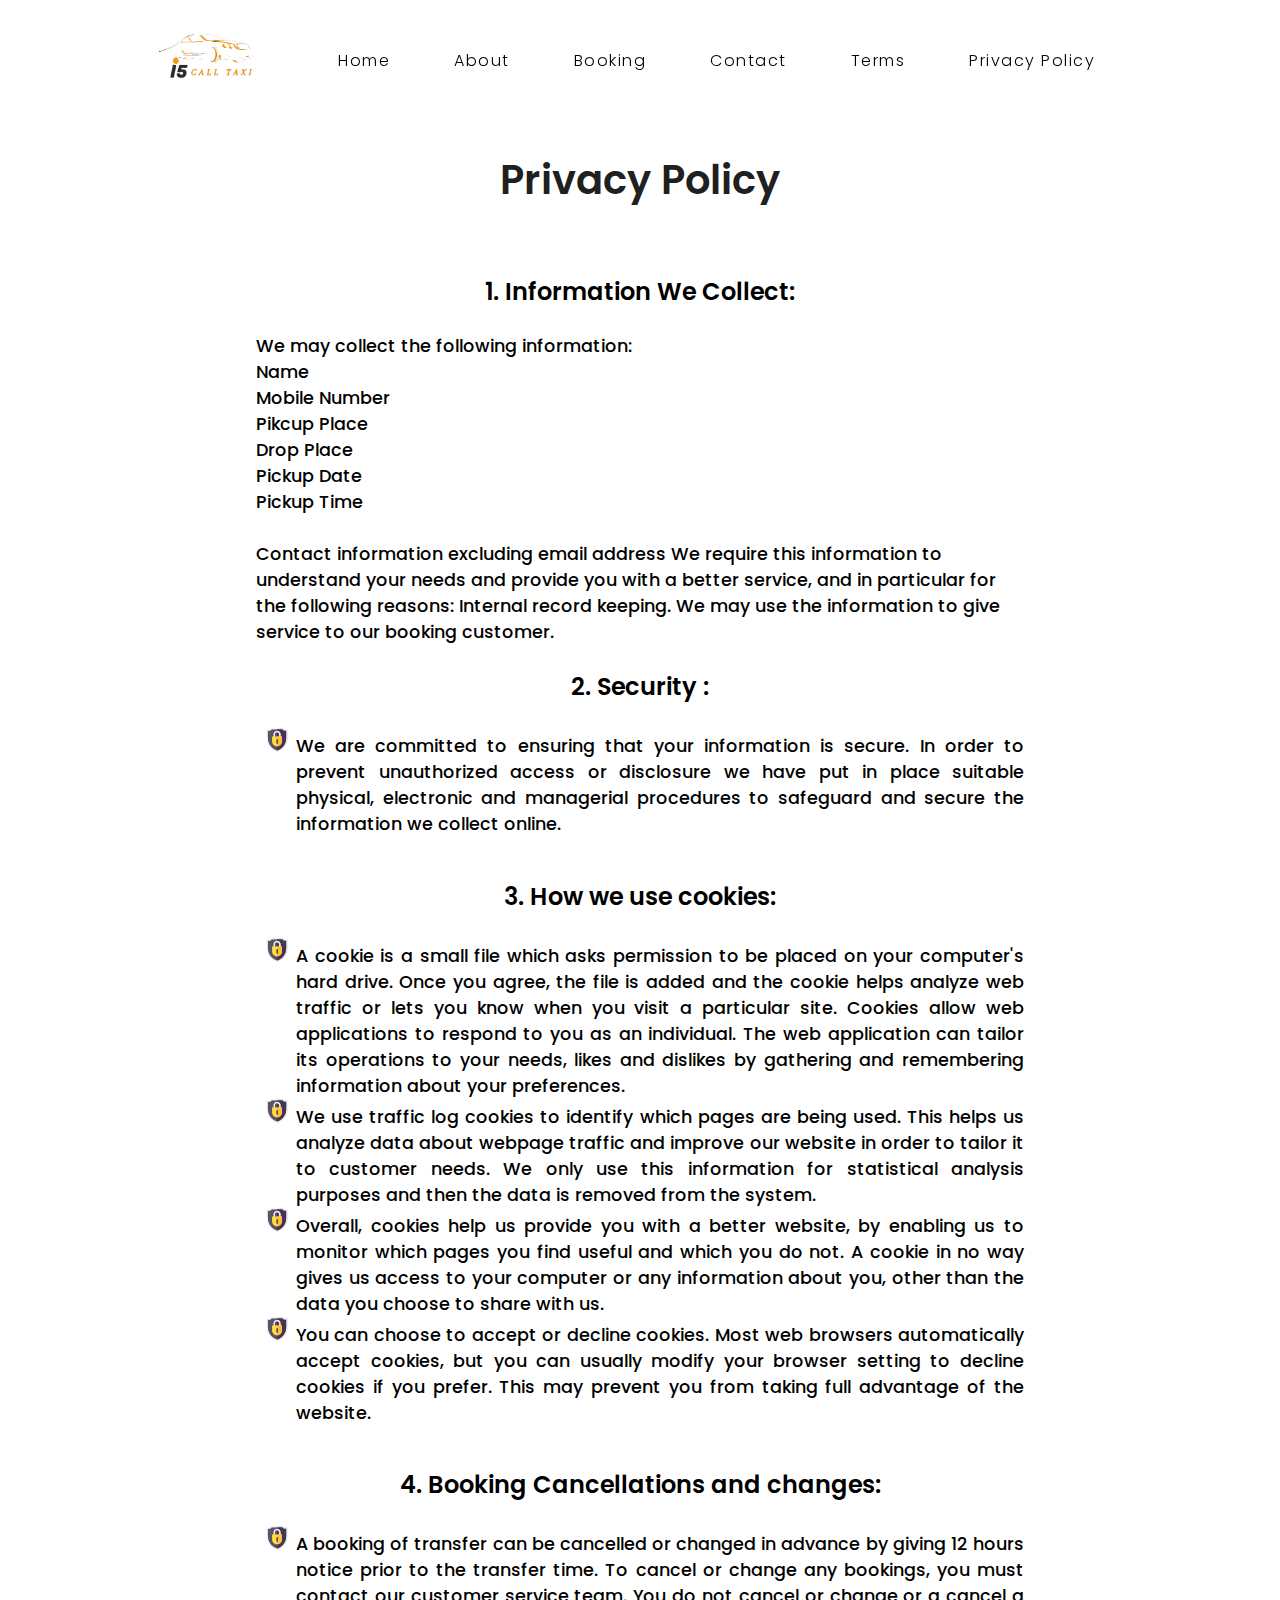
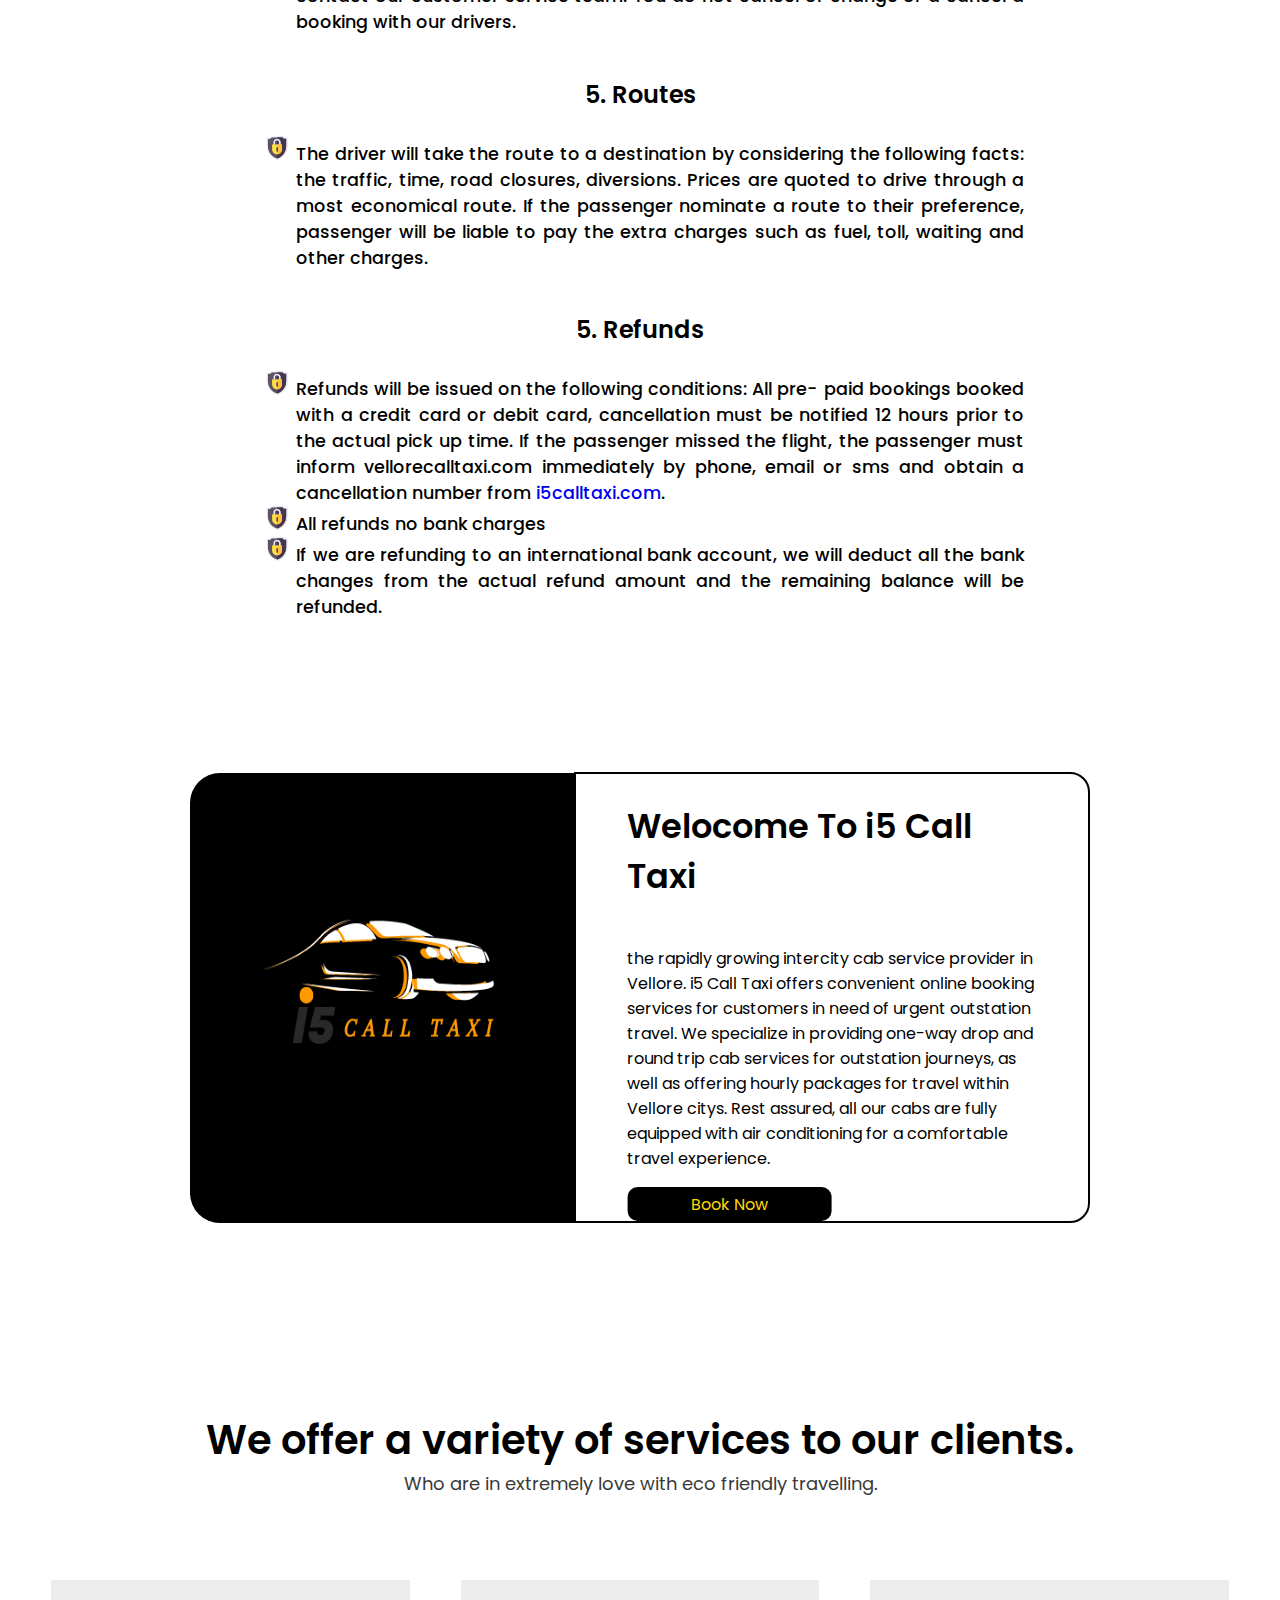
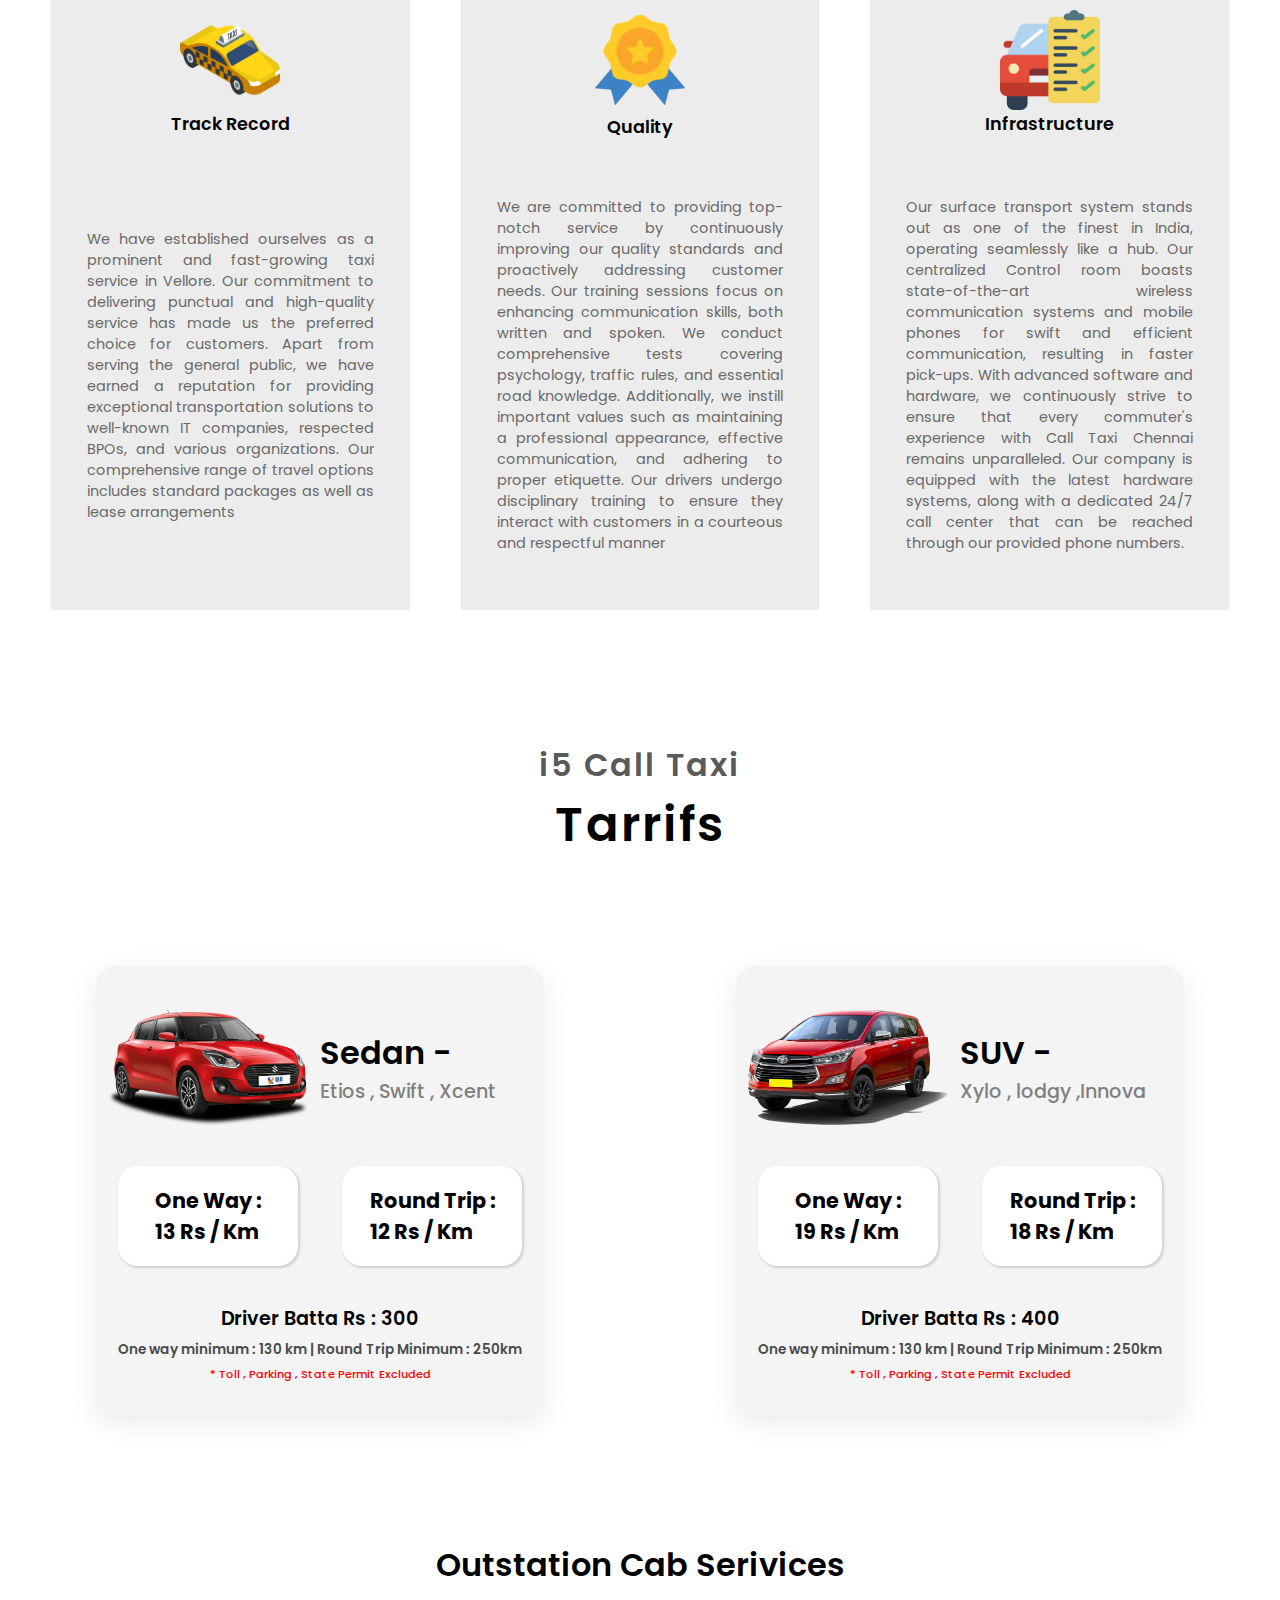
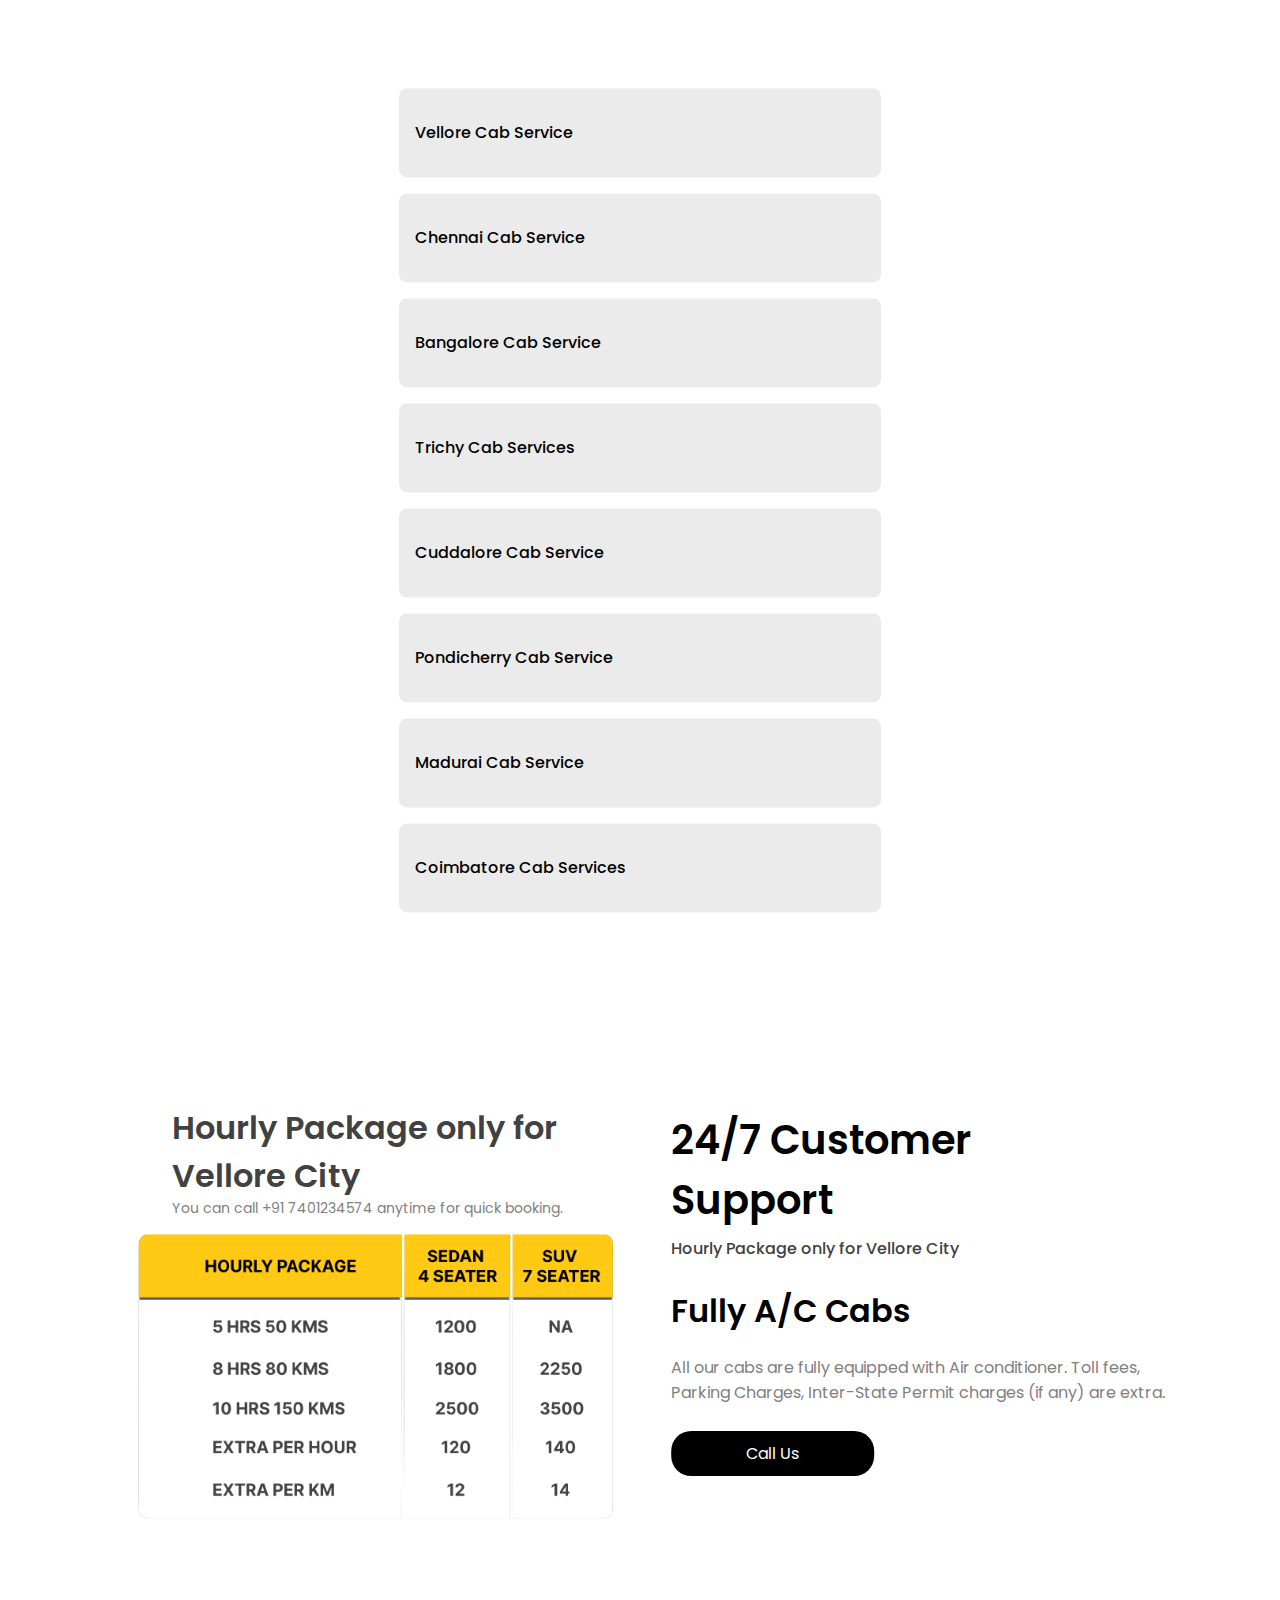
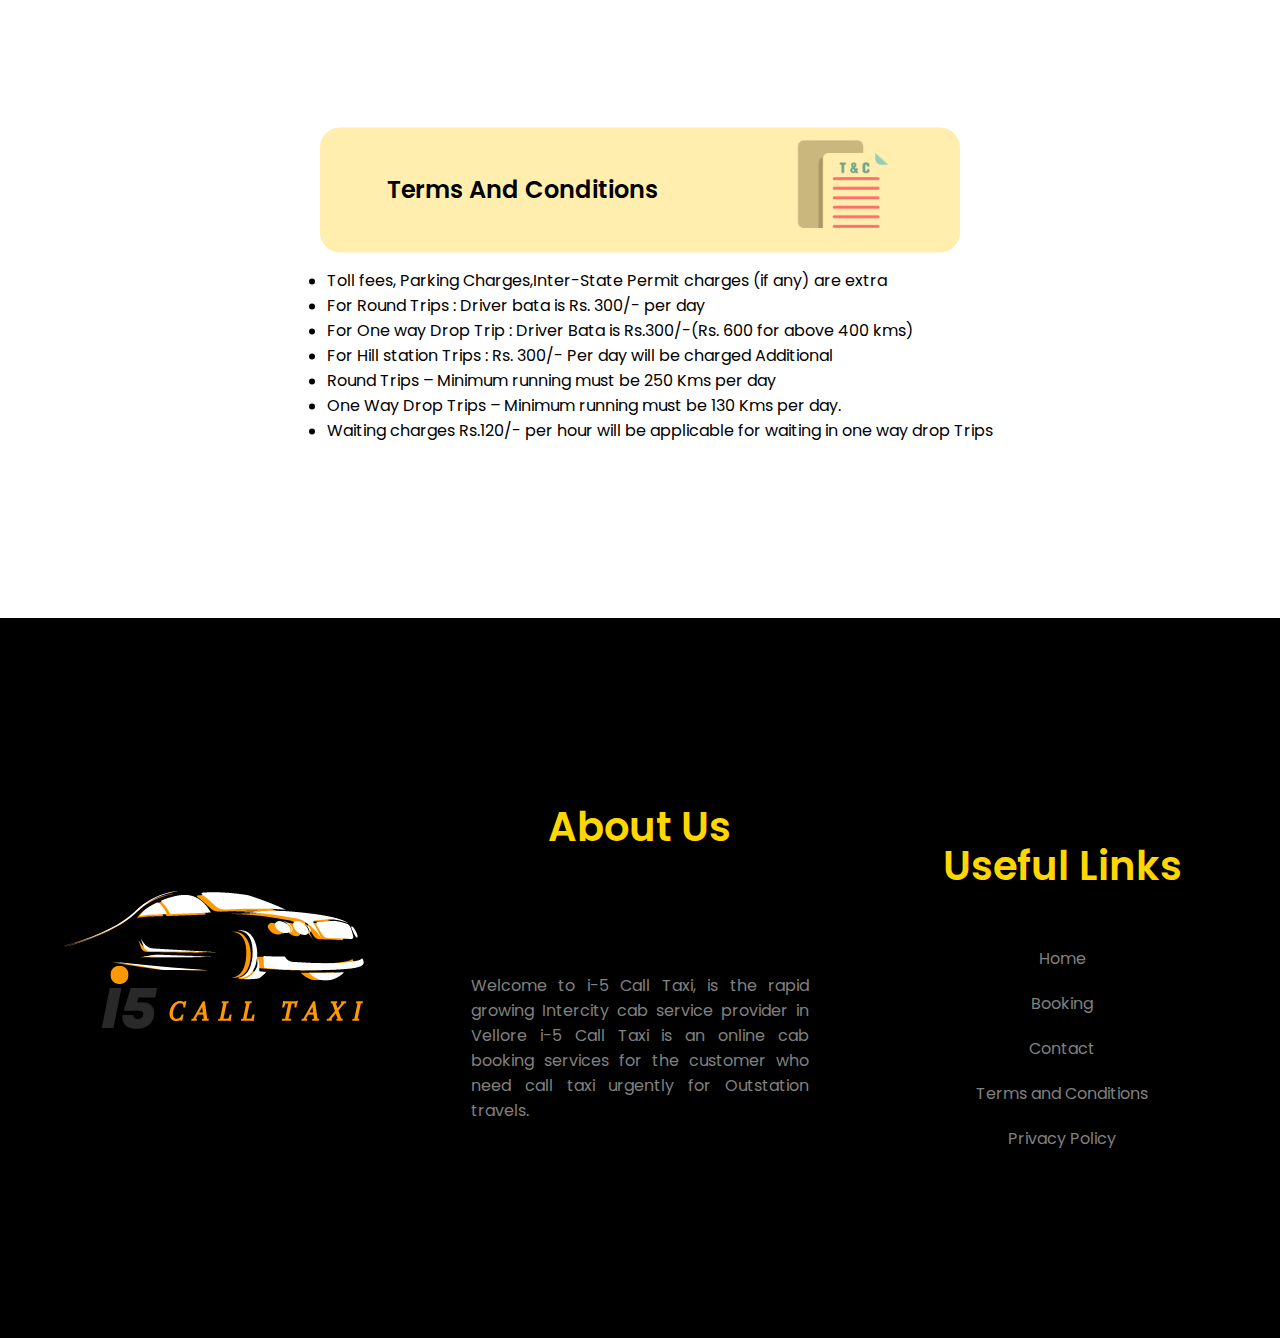
<file: privacypolicypage.html>
<!DOCTYPE html>
<html lang="en">
<head>
    <meta charset="UTF-8">
    <meta name="viewport" content="width=device-width, initial-scale=1.0">
    <title>i5 Call Taxi | Privacy Policy</title>
    <link rel="stylesheet" href="style.css">
    <link rel="shortcut icon" href="selecttaxi.png" type="image/x-icon">
    <link href='https://fonts.googleapis.com/css?family=Poppins' rel='stylesheet'>
    <link rel="stylesheet" href="https://cdnjs.cloudflare.com/ajax/libs/font-awesome/5.15.3/css/all.min.css"/>
    <link
      rel="stylesheet"
      href="https://cdnjs.cloudflare.com/ajax/libs/font-awesome/6.4.0/css/all.min.css"
      integrity="sha512-iecdLmaskl7CVkqkXNQ/ZH/XLlvWZOJyj7Yy7tcenmpD1ypASozpmT/E0iPtmFIB46ZmdtAc9eNBvH0H/ZpiBw=="
      crossorigin="anonymous"
      referrerpolicy="no-referrer"
    />
    <link
      href="https://fonts.googleapis.com/css2?family=Poppins:wght@400;500&display=swap"
      rel="stylesheet"
    />
    <style>
        @import url('https://fonts.googleapis.com/css?family=Poppins:400,500,600,700&display=swap');

        #active{
            display: none;
        }
        .wrapper{
            display: none;
        }
        i::before{
            display: none;
        }

        span{
            margin: 0;padding: 0;
        }
        /* a{
            text-decoration: none;
            font-size: 0.85rem;
            display: flex;
            justify-content: center;
            align-items: center;
        } */
        @media only screen and (max-width: 800px){
        body{
            box-sizing: content-box;
            margin: 0;padding: 0;
        }
        i::before{
            display: block;
        }
        /* 
        .wrapper{
            display: block;
        } */
        .wrapper{
          position: fixed;
          display: flex;
          top: 0.8%;
          left: 0;
          height: 100%;
          width: 100%;
          background: linear-gradient(-135deg, #ffffff, #ffffff);
          /* background: linear-gradient(375deg, #1cc7d0, #2ede98); */
          /* clip-path: circle(25px at calc(0% + 45px) 45px); */
          clip-path: circle(25px at calc(100% - 45px) 45px);
          transition: all 0.3s ease-in-out;
          color: black;
        
        }
        #active:checked ~ .wrapper{
          clip-path: circle(75%);
          background-color: #202020;
          color: black;
        }
        .menu-btn{
          position: absolute;
          z-index: 2;
          right: 20px;
          /* left: 20px; */
          top: 20%;
          height: 50px;
          width: 50px;
          text-align: center;
          line-height: 50px;
          border-radius: 50%;
          font-size: 20px;
          color: #000000;
          cursor: pointer;
          background: linear-gradient(-135deg, #ffea00,#ffea00);
          /* background: linear-gradient(375deg, #1cc7d0, #2ede98); */
          transition: all 0.3s ease-in-out;
        }
        #active:checked ~ .menu-btn{
          background: #fff;
          color: #fbff00;
        }
        #active:checked ~ .menu-btn i:before{
          content: "\f00d";
        }
        .wrapper ul{
          position: absolute;
          top: 50%;
          left: 50%;
          transform: translate(-53%, -50%);
          list-style: none;
          text-align: center;
          color: black;
          width: 100%;
          display: flex;
          justify-content: center;
          align-items: center;
          flex-direction: column;
        }
        .wrapper ul li{
          margin: 15px 0;
        }
        .wrapper ul li a{
          color: none;
          text-decoration: none;
          font-size:30px;
          font-weight: 500;
          padding: 5px 30px;
          color: #000000;
          position: relative;
          line-height: 50px;
          transition: all 0.3s ease;
        }
        .wrapper ul li a:after{
          position: absolute;
          content: "";
          background: #f6ff00;
          width: 100%;
          height: 50px;
          left: 0;
          border-radius: 50px;
          transform: scaleY(0);
          z-index: -1;
          transition: transform 0.3s ease;
        }
        .wrapper ul li a:hover:after{
          transform: scaleY(1);
        }
        .wrapper ul li a:hover{
          color: #000000;
        }
        input[type="checkbox"]{
          display: none;
        }
        span{
            margin: 0;padding: 0;
        }
        a{
            text-decoration: none;
            font-size: 0.85rem;
            display: flex;
            justify-content: center;
            align-items: center;
        }


}
    
    </style>
    
</head>
<body>

    <div class="preloader" id="preloader">
        <div class="loadingspinner">
            <div id="square1"></div>
            <div id="square2"></div>
            <div id="square3"></div>
            <div id="square4"></div>
            <div id="square5"></div>
          </div>
    </div>

    <div class="headerdiv">
        <header class="header">
            <div class="logoimageheader">
                <img src="mainlogo.png" alt="i5CallTaxi" class="mainlogoimage">
            </div>
            <div class="linksheader">
                <a href="index.html" class="homelink headerlink">Home</a>
                <a href="index.html#page2" class="aboutlink headerlink">About</a>
                <a href="index.html" class="bookinglink headerlink">Booking</a>
                <a href="contactform.html" class="contactlink headerlink">Contact</a>
                <a href="#page5" class="Termslink headerlink">Terms</a>
                <a href="privacypolicypage.html" class="privacylink headerlink">Privacy Policy</a>
            </div>
            
            
        </header>


        <input type="checkbox" id="active">
      <label for="active" class="menu-btn"><i class="fas fa-bars"></i></label>
      <div class="wrapper">
         <ul>
            <li><a href="index.html">Home</a></li>
            <li><a href="#page2">About</a></li>
            <li><a href="index.html">Booking</a></li>
            <li><a href="contactform.html">Contact</a></li>
            <li><a href="#page5">Terms</a></li>
            <li><a href="privacypolicypage.html">Privacy Policy</a></li>
         </ul>
      </div>
    </div>

    <div class="extra"></div>



    <div class="privacycontent">
        <p class="privacyhead">Privacy Policy</p>
        <p class="headprivacy">
            1. Information We Collect:
        </p>
        <div class="firstpara">
            We may collect the following information: <br>
Name <br>
Mobile Number <br>
Pikcup Place <br>
Drop Place <br>
Pickup Date <br>
Pickup Time <br><br>
Contact information excluding email address
We require this information to understand your needs and provide you with a better service, and in particular for the following reasons:
Internal record keeping.
We may use the information to give service to our booking customer.

        </div>
        <div class="secondpara">
            
            <p class="headprivacy">
                2. Security :
            </p>

            <ul class="listprivacy">
                <li>
                    We are committed to ensuring that your information is secure. In order to prevent unauthorized access or disclosure we have put in place suitable physical, electronic and managerial procedures to safeguard and secure the information we collect online.
                </li>
            </ul>

        </div>
        <div class="thirdpara">
            <p class="headprivacy">
                3. How we use cookies:
            </p>

            <ul class="listprivacy">
                <li>
                    A cookie is a small file which asks permission to be placed on your computer's hard drive. Once you agree, the file is added and the cookie helps analyze web traffic or lets you know when you visit a particular site. Cookies allow web applications to respond to you as an individual. The web application can tailor its operations to your needs, likes and dislikes by gathering and remembering information about your preferences.
                </li>
                <li>
                    We use traffic log cookies to identify which pages are being used. This helps us analyze data about webpage traffic and improve our website in order to tailor it to customer needs. We only use this information for statistical analysis purposes and then the data is removed from the system.
                </li>
                <li>
                    Overall, cookies help us provide you with a better website, by enabling us to monitor which pages you find useful and which you do not. A cookie in no way gives us access to your computer or any information about you, other than the data you choose to share with us.
                </li>
                <li>
                    You can choose to accept or decline cookies. Most web browsers automatically accept cookies, but you can usually modify your browser setting to decline cookies if you prefer. This may prevent you from taking full advantage of the website.
                </li>

            </ul>
        </div>
        <div class="fourthpara">
            <p class="headprivacy">
                4. Booking Cancellations and changes:
            </p>

            <ul class="listprivacy">
                <li>
                    A booking of transfer can be cancelled or changed in advance by giving 12 hours notice prior to the transfer time. To cancel or change any bookings, you must contact our customer service team. You do not cancel or change or a cancel a booking with our drivers.
                </li>

            </ul>
        </div>

        <div class="fourthpara">
            <p class="headprivacy">
                5. Routes
            </p>

            <ul class="listprivacy">
                <li>
                    The driver will take the route to a destination by considering the following facts: the traffic, time, road closures, diversions.
                    Prices are quoted to drive through a most economical route. If the passenger nominate a route to their preference, passenger will be liable to pay the extra charges such as fuel, toll, waiting and other charges.
                </li>

            </ul>
        </div>

        <div class="fourthpara">
            <p class="headprivacy">
                5. Refunds
            </p>

            <ul class="listprivacy">
                <li>
                    Refunds will be issued on the following conditions: All pre- paid bookings booked with a credit card or debit card, cancellation must be notified 12 hours prior to the actual pick up time. If the passenger missed the flight, the passenger must inform vellorecalltaxi.com immediately by phone, email or sms and obtain a cancellation number from <a href="i5calltaxi.com">i5calltaxi.com</a>.
                </li>
                <li>All refunds no bank charges</li>
                <li>If we are refunding to an international bank account, we will deduct all the bank changes from the actual refund amount and the remaining balance will be refunded.</li>

            </ul>
        </div>


    </div>

    
    
    
    <div class="page2" id="page2">
        <div class="logopage2">
            <img src="i5.png" alt="" width="100%" height="100%" class="logoimgpage2">
        </div>
        <div class="contentpg2">
            <h2 class="welcomeheading">
                Welocome To i5 Call Taxi
            </h2>
            <p class="contentinsidepg2">
                the rapidly growing intercity cab service provider in Vellore. i5 Call Taxi offers convenient online booking services for customers in need of urgent outstation travel. We specialize in providing one-way drop and round trip cab services for outstation journeys, as well as offering hourly packages for travel within Vellore citys. Rest assured, all our cabs are fully equipped with air conditioning for a comfortable travel experience.
            </p>
            <a class="bookpg2button" href="#page1">
                Book Now
            </a>
        </div>
    </div>

    <div class="page3">
        <div class="page3heads">
            <p class="page3head">
                We offer a variety of services to our clients.</p>
        <p class="page3underhead">Who are in extremely love with eco friendly travelling.</p>
        </div>
        
        <div class="page3divs">

            <div class="firstpg3 pg3div">
                <div class="insideheaderandimg">
                    <img src="selecttaxi.png" alt="i5calltaxi" class="insideimage" width="100px" >
                    <p class="insidehead">
                        Track Record
                    </p>
                </div>
                <div class="insidecontent">
                    We have established ourselves as a prominent and fast-growing taxi service in Vellore. Our commitment to delivering punctual and high-quality service has made us the preferred choice for customers. Apart from serving the general public, we have earned a reputation for providing exceptional transportation solutions to well-known IT companies, respected BPOs, and various organizations. Our comprehensive range of travel options includes standard packages as well as lease arrangements
                </div>
            </div>

            <div class="secondpg3 pg3div">
                <div class="insideheaderandimg">
                    <img src="quality.png" alt="i5calltaxi" class="insideimage" width="100px" >
                    <p class="insidehead insidehead2">
                        Quality
                    </p>
                </div>
                <div class="insidecontent">
                    We are committed to providing top-notch service by continuously improving our quality standards and proactively addressing customer needs. Our training sessions focus on enhancing communication skills, both written and spoken. We conduct comprehensive tests covering psychology, traffic rules, and essential road knowledge. Additionally, we instill important values such as maintaining a professional appearance, effective communication, and adhering to proper etiquette. Our drivers undergo disciplinary training to ensure they interact with customers in a courteous and respectful manner
                </div>
            </div>

            <div class="thirdpg3 pg3div">
                <div class="insideheaderandimg">
                    <img src="car.png" alt="i5calltaxi" class="insideimage" width="100px" >
                    <p class="insidehead">
                        Infrastructure
                    </p>
                </div>
                <div class="insidecontent">
                    Our surface transport system stands out as one of the finest in India, operating seamlessly like a hub. Our centralized Control room boasts state-of-the-art wireless communication systems and mobile phones for swift and efficient communication, resulting in faster pick-ups. With advanced software and hardware, we continuously strive to ensure that every commuter's experience with Call Taxi Chennai remains unparalleled. Our company is equipped with the latest hardware systems, along with a dedicated 24/7 call center that can be reached through our provided phone numbers. 
                </div>
            </div>

        </div>
    </div>

    <div class="tarrifpage">
        <p class="tarrifpagehead">
            i5 Call Taxi <br>
            <span class="tarrifheadinside">Tarrifs</span>
        </p>
        <div class="tarrifdivmain">
            <div class="tarrif1sedan tarrifdivinside">
                <div class="carimage">
                    <div class="carimageinsideimage">
                        <img src="swify.png" alt="i5calltaxi"  class="carimgimg">
                    </div>

                    
                    <div class="carinfo">
                        <p class="modeltype">Sedan - </p>
                        <p class="modelname">Etios , Swift , Xcent</p>
                    </div>
                </div>

                <div class="faredivtarrif">
                    <span class="onewaytext">
                        One Way :  <br>13 Rs / Km
                    </span>
                    <span class="roundtriptext">
                        Round Trip : <br>12 Rs / Km
                    </span>
                </div>

                <div class="insttarrif">
                    <span class="driverbatta">Driver Batta Rs : 300</span>
                    <span class="medtexttarrif">
                        One way minimum : 130 km | Round Trip Minimum : 250km
                    </span>
                    <span class="smalltexttarrif">
                        * Toll , Parking , State Permit Excluded
                    </span>
                </div>

            </div>
            <div class="tarrfi2suv tarrifdivinside">
                <div class="carimage">
                    <div class="carimageinsideimage">
                        <img src="kindpng_5738469.png" alt="i5calltaxi" width="200px" class="carimgimg">
                    </div>

                    
                    <div class="carinfo">
                        <p class="modeltype">SUV - </p>
                        <p class="modelname">Xylo , lodgy ,Innova</p>
                    </div>
                </div>

                <div class="faredivtarrif">
                    <span class="onewaytext">
                        One Way :  <br>19 Rs / Km
                    </span>
                    <span class="roundtriptext">
                        Round Trip : <br>18 Rs / Km
                    </span>
                </div>

                <div class="insttarrif">
                    <span class="driverbatta">Driver Batta Rs : 400</span>
                    <span class="medtexttarrif">
                        One way minimum : 130 km | Round Trip Minimum : 250km
                    </span>
                    <span class="smalltexttarrif">
                        * Toll , Parking , State Permit Excluded
                    </span>
                </div>
            </div>
        </div>
    </div>

   
    <div class="differentcitieslinks">
        <div class="diffcitieshead">
            Outstation Cab Serivices
        </div>
        <div class="accordion">

            <div class="accordion-item Vellore">
            <input type="checkbox" id="item-10" class="inpcheck" />
            <label for="item-10" class="accordion-header">
              <span>Vellore Cab Service</span>
              <span class="arrow">
                <i class="fa-solid fa-caret-right"></i>
              </span>
            </label>
            <div class="accordion-content">
              <p class="linkptag">
                <ul class="linklistptag">
                  <li>
                      <a href="#" class="locationptaglink" onclick="a1i1l12()"><span id="a1i1l1">Vellore</span> &nbsp; to &nbsp;<span id="a1i1l2">Trichy</span> </a>
                  </li>
                  <li>
                      <a href="#" class="locationptaglink">Vellore To Cuddalore </a>
                  </li>
                  <li>
                      <a href="#" class="locationptaglink" onclick="a1i2l12()"><span id="a1i2l1">Vellore</span> &nbsp; to &nbsp;<span id="a1i2l2">Pondicherry</span></a>
                  </li>
                  <li>
                      <a href="#" class="locationptaglink" onclick="a1i3l12()"><span id="a1i3l1">Vellore</span> &nbsp; to &nbsp;<span id="a1i3l2">Madurai</span></a>
                  </li>
                  <li>
                      <a href="#" class="locationptaglink" onclick="a1i4l12()"><span id="a1i4l1">Vellore</span> &nbsp; to &nbsp;<span id="a1i4l2">Kumbakonam</span></a>
                  </li>
                  <li>
                      <a href="#" class="locationptaglink" onclick="a1i5l12()"><span id="a1i5l1">Vellore</span> &nbsp; to &nbsp;<span id="a1i5l2">Vadalur</span></a>
                  </li>
                  <li>
                      <a href="#" class="locationptaglink" onclick="a1i6l12()"><span id="a1i6l1">Vellore</span> &nbsp; to &nbsp;<span id="a1i6l2">Neyveli</span></a>
                  </li>
                  <li>
                      <a href="#" class="locationptaglink" onclick="a1i7l12()"><span id="a1i7l1">Vellore</span> &nbsp; to &nbsp;<span id="a1i7l2">Thanjavur</span></a>
                  </li>
                  <li>
                      <a href="#" class="locationptaglink" onclick="a1i8l12()"><span id="a1i8l1">Vellore</span> &nbsp; to &nbsp;<span id="a1i8l2">Chennai</span></a>
                  </li>
                  <li>
                      <a href="#" class="locationptaglink" onclick="a1i9l12()"><span id="a1i9l1">Vellore</span> &nbsp; to &nbsp;<span id="a1i9l2">Bangalore</span></a>
                  </li>
                  <li>
                      <a href="#" class="locationptaglink" onclick="a1i10l12()"><span id="a1i10l1">Vellore</span> &nbsp; to &nbsp;<span id="a1i10l2">Kanyakumari</span></a>
                  </li>
                  <li>
                      <a href="#" class="locationptaglink" onclick="a1i11l12()"><span id="a1i11l1">Vellore</span> &nbsp; to &nbsp;<span id="a1i11l2">Tirunerveli</span></a>
                  </li>
                  <li>
                      <a href="#" class="locationptaglink" onclick="a1i12l12()"><span id="a1i12l1">Vellore</span> &nbsp; to &nbsp;<span id="a1i12l2">Coimbatore</span></a>
                  </li>
  
                </ul>
              </p>
            </div>
            </div>

            <div class="accordion-item chennai">
          <input type="checkbox" id="item-1" class="inpcheck" />
          <label for="item-1" class="accordion-header">
            <span>Chennai Cab Service</span>
            <span class="arrow">
              <i class="fa-solid fa-caret-right"></i>
            </span>
          </label>
          <div class="accordion-content">
            <p class="linkptag">
              <ul class="linklistptag">
                <li>
                    <a href="#" class="locationptaglink" onclick="a2i1l12()"><span id="a2i1l1">Chennai</span> &nbsp; to &nbsp;<span id="a2i1l2">Trichy</span></a>
                </li>
                <li>
                    <a href="#" class="locationptaglink" onclick="a2i2l12()"><span id="a2i2l1">Chennai</span> &nbsp; to &nbsp;<span id="a2i2l2">Cuddalore</span></a>
                </li>
                <li>
                    <a href="#" class="locationptaglink" onclick="a2i3l12()"><span id="a2i3l1">Chennai</span> &nbsp; to &nbsp;<span id="a2i3l2">Pondicherry</span></a>
                </li>
                <li>
                    <a href="#" class="locationptaglink" onclick="a2i4l12()"><span id="a2i4l1">Chennai</span> &nbsp; to &nbsp;<span id="a2i4l2">Madurai</span></a>
                </li>
                <li>
                    <a href="#" class="locationptaglink" onclick="a2i5l12()"><span id="a2i5l1">Chennai</span> &nbsp; to &nbsp;<span id="a2i5l2">Kumbakonam</span></a>
                </li>
                <li>
                    <a href="#" class="locationptaglink" onclick="a2i6l12()"><span id="a2i6l1">Chennai</span> &nbsp; to &nbsp;<span id="a2i6l2">Vadalur</span></a>
                </li>
                <li>
                    <a href="#" class="locationptaglink" onclick="a2i7l12()"><span id="a2i7l1">Chennai</span> &nbsp; to &nbsp;<span id="a2i7l2">Neyveli</span></a>
                </li>
                <li>
                    <a href="#" class="locationptaglink" onclick="a2i8l12()"><span id="a2i2l1">Chennai</span> &nbsp; to &nbsp;<span id="a2i2l2">Thanjavur</span></a>
                </li>
                <li>
                    <a href="#" class="locationptaglink" onclick="a2i9l12()"><span id="a2i9l1">Chennai</span> &nbsp; to &nbsp;<span id="a2i9l2">Vellore</span></a>
                </li>
                <li>
                    <a href="#" class="locationptaglink" onclick="a2i10l12()"><span id="a2i10l1">Chennai</span> &nbsp; to &nbsp;<span id="a2i10l2">Bangalore</span></a>
                </li>
                <li>
                    <a href="#" class="locationptaglink" onclick="a2i11l12()"><span id="a2i11l1">Chennai</span> &nbsp; to &nbsp;<span id="a2i11l2">Kanyakumari</span></a>
                </li>
                <li>
                    <a href="#" class="locationptaglink" onclick="a2i12l12()"><span id="a2i12l1">Chennai</span> &nbsp; to &nbsp;<span id="a2i12l2">Tirunerveli</span> </a>
                </li>
                <li>
                    <a href="#" class="locationptaglink" onclick="a2i13l12()"><span id="a2i13l1">Chennai</span> &nbsp; to &nbsp;<span id="a2i13l2">Coimbatore</span></a>
                </li>

              </ul>
            </p>
          </div>
            </div>

            <div class="accordion-item Bangalore">
            <input type="checkbox" id="item-2" class="inpcheck"/>
            <label for="item-2" class="accordion-header">
              <span>Bangalore Cab Service</span>
              <span class="arrow">
                <i class="fa-solid fa-caret-right"></i>
              </span>
            </label>
            <div class="accordion-content">
                <p class="linkptag">
                    <ul class="linklistptag">
                      <li>
                          <a href="#" class="locationptaglink" onclick="a3i1l12()"><span id="a3i1l1">Bangalore</span> &nbsp; to &nbsp;<span id="a3i1l2">Trichy</span></a>
                      </li>
                      <li>
                          <a href="#" class="locationptaglink" onclick="a3i2l12()"><span id="a3i2l1">Bangalore</span> &nbsp; to &nbsp;<span id="a3i2l2">Cuddalore</span></a>
                      </li>
                      <li>
                          <a href="#" class="locationptaglink" onclick="a3i3l12()"><span id="a3i3l1">Bangalore</span> &nbsp; to &nbsp;<span id="a3i3l2">Pondicherry</span></a>
                      </li>
                      <li>
                          <a href="#" class="locationptaglink" onclick="a3i4l12()"><span id="a3i4l1">Bangalore</span> &nbsp; to &nbsp;<span id="a3i4l2">Madurai</span></a>
                      </li>
                      <li>
                          <a href="#" class="locationptaglink" onclick="a3i5l12()"><span id="a3i5l1">Bangalore</span>&nbsp; to <span id="a3i5l2">Kumbakonam</span></a>
                      </li>
                      <li>
                          <a href="#" class="locationptaglink" onclick="a3i6l12()"><span id="a3i6l1">Bangalore</span> &nbsp; to &nbsp;<span id="a3i6l2">Vadalur</span></a>
                      </li>
                      <li>
                          <a href="#" class="locationptaglink" onclick="a3i7l12()"><span id="a3i7l1">Bangalore</span> &nbsp; to &nbsp;<span id="a3i7l2">Neyveli</span> </a>
                      </li>
                      <li>
                          <a href="#" class="locationptaglink" onclick="a3i8l12()"><span id="a3i8l1">Bangalore</span> &nbsp; to &nbsp;<span id="a3i8l2">Thanjavur</span></a>
                      </li>
                      <li>
                          <a href="#" class="locationptaglink" onclick="a3i9l12()"><span id="a3i9l1">Bangalore</span> &nbsp; to &nbsp;<span id="a3i9l2">Vellore</span></a>
                      </li>
                      <li>
                          <a href="#" class="locationptaglink" onclick="a3i10l12()"><span id="a3i10l1">Bangalore</span> &nbsp; to &nbsp;<span id="a3i10l2">Chennai</span></a>
                      </li>
                      <li>
                          <a href="#" class="locationptaglink" onclick="a3i11l12()"><span id="a3i11l1">Bangalore</span> &nbsp; to &nbsp;<span id="a3i11l2">Kanyakumari</span></a>
                      </li>
                      <li>
                          <a href="#" class="locationptaglink" onclick="a3i12l12()"><span id="a3i12l1">Bangalore</span> &nbsp; to &nbsp;<span id="a3i12l2">Tirunerveli</span> </a>
                      </li>
                      <li>
                          <a href="#" class="locationptaglink" onclick="a3i13l12()"><span id="a3i13l1">Bangalore</span> &nbsp; to &nbsp;<span id="a3i13l2">Coimbatore</span></a>
                      </li>
      
                    </ul>
                  </p>
            </div>
            </div>

            <div class="accordion-item trichy">
            <input type="checkbox" id="item-4" class="inpcheck" />
            <label for="item-4" class="accordion-header">
              <span>Trichy Cab Services</span>
              <span class="arrow">
                <i class="fa-solid fa-caret-right"></i>
              </span>
            </label>
            <div class="accordion-content">
                <p class="linkptag">
                    <ul class="linklistptag">
                      <li>
                          <a href="#" class="locationptaglink" onclick="a4i1l12()"><span id="a4i1l1">Trichy</span> &nbsp; to &nbsp;<span id="a4i1l2">Chennai</span></a>
                      </li>
                      <li>
                          <a href="#" class="locationptaglink" onclick="a4i2l12()"><span id="a4i2l1">Trichy</span> &nbsp; to &nbsp;<span id="a4i2l2">Cuddalore</span></a>
                      </li>
                      <li>
                          <a href="#" class="locationptaglink" onclick="a4i3l12()"><span id="a4i3l1">Trichy</span> &nbsp; to &nbsp;<span id="a4i3l2">Pondicherry</span></a>
                      </li>
                      <li>
                          <a href="#" class="locationptaglink" onclick="a4i4l12()"><span id="a4i4l1">Trichy</span> &nbsp; to &nbsp;<span id="a4i4l2">Madurai</span></a>
                      </li>
                      <li>
                          <a href="#" class="locationptaglink" onclick="a4i5l12()"><span id="a4i5l1">Trichy</span> &nbsp; to &nbsp;<span id="a4i5l2">Kumbakonam</span></a>
                      </li>
                      <li>
                          <a href="#" class="locationptaglink" onclick="a4i6l12()"><span id="a4i6l1">Trichy</span> &nbsp; to &nbsp;<span id="a4i6l2">Vadalur</span></a>
                      </li>
                      <li>
                          <a href="#" class="locationptaglink" onclick="a4i7l12()"><span id="a4i7l1">Trichy</span> &nbsp; to &nbsp;<span id="a4i7l2">Neyveli</span></a>
                      </li>
                      <li>
                          <a href="#" class="locationptaglink" onclick="a4i8l12()"><span id="a4i8l1">Trichy</span> &nbsp; to &nbsp;<span id="a4i8l2">Thanjavur</span></a>
                      </li>
                      <li>
                          <a href="#" class="locationptaglink" onclick="a4i9l12()"><span id="a4i9l1">Trichy</span> &nbsp; to &nbsp;<span id="a4i9l2">Vellore</span></a>
                      </li>
                      <li>
                          <a href="#" class="locationptaglink" onclick="a4i10l12()"><span id="a4i10l1">Trichy</span> &nbsp; to &nbsp;<span id="a4i10l2">Bangalore</span></a>
                      </li>
                      <li>
                          <a href="#" class="locationptaglink" onclick="a4i11l12()"><span id="a4i11l1">Trichy</span> &nbsp; to &nbsp;<span id="a4i11l2">Kanyakumari</span></a>
                      </li>
                      <li>
                          <a href="#" class="locationptaglink" onclick="a4i12l12()"><span id="a4i12l1">Trichy</span> &nbsp; to &nbsp;<span id="a4i12l2">Tirunerveli</span></a>
                      </li>
                      <li>
                          <a href="#" class="locationptaglink" onclick="a4i13l12()"><span id="a4i13l1">Trichy</span> &nbsp; to &nbsp;<span id="a4i13l2">Coimbatore</span> </a>
                      </li>
      
                    </ul>
                </p>
            </div>
            </div>

            <div class="accordion-item Cuddalore">
                <input type="checkbox" id="item-11" class="inpcheck" />
                <label for="item-11" class="accordion-header">
                  <span>Cuddalore Cab Service</span>
                  <span class="arrow">
                    <i class="fa-solid fa-caret-right"></i>
                  </span>
                </label>
                <div class="accordion-content">
                  <p class="linkptag">
                    <ul class="linklistptag">
                      <li>
                          <a href="#" class="locationptaglink" onclick="a5i1l12()"><span id="a5i1l1">Cuddalore</span> &nbsp; to &nbsp;<span id="a5i1l2">Trichy</span> </a>
                      </li>
                      <li>
                          <a href="#" class="locationptaglink">Cuddalore To Cuddalore </a>
                      </li>
                      <li>
                          <a href="#" class="locationptaglink" onclick="a5i2l12()"><span id="a5i2l1">Cuddalore</span> &nbsp; to &nbsp;<span id="a5i2l2">Pondicherry</span></a>
                      </li>
                      <li>
                          <a href="#" class="locationptaglink" onclick="a5i3l12()"><span id="a5i3l1">Cuddalore</span> &nbsp; to &nbsp;<span id="a5i3l2">Madurai</span></a>
                      </li>
                      <li>
                          <a href="#" class="locationptaglink" onclick="a5i4l12()"><span id="a5i4l1">Cuddalore</span> &nbsp; to &nbsp;<span id="a5i4l2">Kumbakonam</span></a>
                      </li>
                      <li>
                          <a href="#" class="locationptaglink" onclick="a5i5l12()"><span id="a5i5l1">Cuddalore</span> &nbsp; to &nbsp;<span id="a5i5l2">Vadalur</span></a>
                      </li>
                      <li>
                          <a href="#" class="locationptaglink" onclick="a5i6l12()"><span id="a5i6l1">Cuddalore</span> &nbsp; to &nbsp;<span id="a5i6l2">Neyveli</span></a>
                      </li>
                      <li>
                          <a href="#" class="locationptaglink" onclick="a5i7l12()"><span id="a5i7l1">Cuddalore</span> &nbsp; to &nbsp;<span id="a5i7l2">Thanjavur</span></a>
                      </li>
                      <li>
                          <a href="#" class="locationptaglink" onclick="a5i8l12()"><span id="a5i8l1">Cuddalore</span> &nbsp; to &nbsp;<span id="a5i8l2">Chennai</span></a>
                      </li>
                      <li>
                          <a href="#" class="locationptaglink" onclick="a5i9l12()"><span id="a5i9l1">Cuddalore</span> &nbsp; to &nbsp;<span id="a5i9l2">Bangalore</span></a>
                      </li>
                      <li>
                          <a href="#" class="locationptaglink" onclick="a5i10l12()"><span id="a5i10l1">Cuddalore</span> &nbsp; to &nbsp;<span id="a5i10l2">Kanyakumari</span></a>
                      </li>
                      <li>
                          <a href="#" class="locationptaglink" onclick="a5i11l12()"><span id="a5i11l1">Cuddalore</span> &nbsp; to &nbsp;<span id="a5i11l2">Tirunerveli</span></a>
                      </li>
                      <li>
                          <a href="#" class="locationptaglink" onclick="a5i12l12()"><span id="a5i12l1">Cuddalore</span> &nbsp; to &nbsp;<span id="a5i12l2">Coimbatore</span></a>
                      </li>
      
                    </ul>
                  </p>
                </div>
            </div>
    
            <div class="accordion-item Pondicherry">
              <input type="checkbox" id="item-13" class="inpcheck" />
              <label for="item-13" class="accordion-header">
                <span>Pondicherry Cab Service</span>
                <span class="arrow">
                  <i class="fa-solid fa-caret-right"></i>
                </span>
              </label>
              <div class="accordion-content">
                <p class="linkptag">
                  <ul class="linklistptag">
                    <li>
                        <a href="#" class="locationptaglink" onclick="a6i1l12()"><span id="a6i1l1">Pondicherry</span> &nbsp; to &nbsp;<span id="a6i1l2">Trichy</span></a>
                    </li>
                    <li>
                        <a href="#" class="locationptaglink" onclick="a6i2l12()"><span id="a6i2l1">Pondicherry</span> &nbsp; to &nbsp;<span id="a6i2l2">Cuddalore</span></a>
                    </li>
                    <li>
                        <a href="#" class="locationptaglink" onclick="a6i3l12()"><span id="a6i3l1">Pondicherry</span> &nbsp; to &nbsp;<span id="a6i3l2">Pondicherry</span></a>
                    </li>
                    <li>
                        <a href="#" class="locationptaglink" onclick="a6i4l12()"><span id="a6i4l1">Pondicherry</span> &nbsp; to &nbsp;<span id="a6i4l2">Madurai</span></a>
                    </li>
                    <li>
                        <a href="#" class="locationptaglink" onclick="a6i5l12()"><span id="a6i5l1">Pondicherry</span> &nbsp; to &nbsp;<span id="a6i5l2">Kumbakonam</span></a>
                    </li>
                    <li>
                        <a href="#" class="locationptaglink" onclick="a6i6l12()"><span id="a6i6l1">Pondicherry</span> &nbsp; to &nbsp;<span id="a6i6l2">Vadalur</span></a>
                    </li>
                    <li>
                        <a href="#" class="locationptaglink" onclick="a6i7l12()"><span id="a6i7l1">Pondicherry</span> &nbsp; to &nbsp;<span id="a6i7l2">Neyveli</span></a>
                    </li>
                    <li>
                        <a href="#" class="locationptaglink" onclick="a6i8l12()"><span id="a6i2l1">Pondicherry</span> &nbsp; to &nbsp;<span id="a6i2l2">Thanjavur</span></a>
                    </li>
                    <li>
                        <a href="#" class="locationptaglink" onclick="a6i9l12()"><span id="a6i9l1">Pondicherry</span> &nbsp; to &nbsp;<span id="a6i9l2">Vellore</span></a>
                    </li>
                    <li>
                        <a href="#" class="locationptaglink" onclick="a6i10l12()"><span id="a6i10l1">Pondicherry</span> &nbsp; to &nbsp;<span id="a6i10l2">Bangalore</span></a>
                    </li>
                    <li>
                        <a href="#" class="locationptaglink" onclick="a6i11l12()"><span id="a6i11l1">Pondicherry</span> &nbsp; to &nbsp;<span id="a6i11l2">Kanyakumari</span></a>
                    </li>
                    <li>
                        <a href="#" class="locationptaglink" onclick="a6i12l12()"><span id="a6i12l1">Pondicherry</span> &nbsp; to &nbsp;<span id="a6i12l2">Tirunerveli</span> </a>
                    </li>
                    <li>
                        <a href="#" class="locationptaglink" onclick="a6i13l12()"><span id="a6i13l1">Pondicherry</span> &nbsp; to &nbsp;<span id="a6i13l2">Coimbatore</span></a>
                    </li>
    
                  </ul>
                </p>
              </div>
            </div>
    
            <div class="accordion-item Madurai">
                <input type="checkbox" id="item-20" class="inpcheck"/>
                <label for="item-20" class="accordion-header">
                  <span>Madurai Cab Service</span>
                  <span class="arrow">
                    <i class="fa-solid fa-caret-right"></i>
                  </span>
                </label>
                <div class="accordion-content">
                    <p class="linkptag">
                        <ul class="linklistptag">
                          <li>
                              <a href="#" class="locationptaglink" onclick="a7i1l12()"><span id="a7i1l1">Madurai</span> &nbsp; to &nbsp;<span id="a7i1l2">Trichy</span></a>
                          </li>
                          <li>
                              <a href="#" class="locationptaglink" onclick="a7i2l12()"><span id="a7i2l1">Madurai</span> &nbsp; to &nbsp;<span id="a7i2l2">Cuddalore</span></a>
                          </li>
                          <li>
                              <a href="#" class="locationptaglink" onclick="a7i3l12()"><span id="a7i3l1">Madurai</span> &nbsp; to &nbsp;<span id="a7i3l2">Pondicherry</span></a>
                          </li>
                          <li>
                              <a href="#" class="locationptaglink" onclick="a7i4l12()"><span id="a7i4l1">Madurai</span> &nbsp; to &nbsp;<span id="a7i4l2">Madurai</span></a>
                          </li>
                          <li>
                              <a href="#" class="locationptaglink" onclick="a7i5l12()"><span id="a7i5l1">Madurai</span>&nbsp; to <span id="a7i5l2">Kumbakonam</span></a>
                          </li>
                          <li>
                              <a href="#" class="locationptaglink" onclick="a7i6l12()"><span id="a7i6l1">Madurai</span> &nbsp; to &nbsp;<span id="a7i6l2">Vadalur</span></a>
                          </li>
                          <li>
                              <a href="#" class="locationptaglink" onclick="a7i7l12()"><span id="a7i7l1">Madurai</span> &nbsp; to &nbsp;<span id="a7i7l2">Neyveli</span> </a>
                          </li>
                          <li>
                              <a href="#" class="locationptaglink" onclick="a7i8l12()"><span id="a7i8l1">Madurai</span> &nbsp; to &nbsp;<span id="a7i8l2">Thanjavur</span></a>
                          </li>
                          <li>
                              <a href="#" class="locationptaglink" onclick="a7i9l12()"><span id="a7i9l1">Madurai</span> &nbsp; to &nbsp;<span id="a7i9l2">Vellore</span></a>
                          </li>
                          <li>
                              <a href="#" class="locationptaglink" onclick="a7i10l12()"><span id="a7i10l1">Madurai</span> &nbsp; to &nbsp;<span id="a7i10l2">Chennai</span></a>
                          </li>
                          <li>
                              <a href="#" class="locationptaglink" onclick="a7i11l12()"><span id="a7i11l1">Madurai</span> &nbsp; to &nbsp;<span id="a7i11l2">Kanyakumari</span></a>
                          </li>
                          <li>
                              <a href="#" class="locationptaglink" onclick="a7i12l12()"><span id="a7i12l1">Madurai</span> &nbsp; to &nbsp;<span id="a7i12l2">Tirunerveli</span> </a>
                          </li>
                          <li>
                              <a href="#" class="locationptaglink" onclick="a7i13l12()"><span id="a7i13l1">Madurai</span> &nbsp; to &nbsp;<span id="a7i13l2">Coimbatore</span></a>
                          </li>
          
                        </ul>
                      </p>
                </div>
            </div>
    
            <div class="accordion-item Coimbatore">
                <input type="checkbox" id="item-40" class="inpcheck" />
                <label for="item-40" class="accordion-header">
                  <span>Coimbatore Cab Services</span>
                  <span class="arrow">
                    <i class="fa-solid fa-caret-right"></i>
                  </span>
                </label>
                <div class="accordion-content">
                    <p class="linkptag">
                        <ul class="linklistptag">
                          <li>
                              <a href="#" class="locationptaglink" onclick="a8i1l12()"><span id="a8i1l1">Coimbatore</span> &nbsp; to &nbsp;<span id="a8i1l2">Chennai</span></a>
                          </li>
                          <li>
                              <a href="#" class="locationptaglink" onclick="a8i2l12()"><span id="a8i2l1">Coimbatore</span> &nbsp; to &nbsp;<span id="a8i2l2">Cuddalore</span></a>
                          </li>
                          <li>
                              <a href="#" class="locationptaglink" onclick="a8i3l12()"><span id="a8i3l1">Coimbatore</span> &nbsp; to &nbsp;<span id="a8i3l2">Pondicherry</span></a>
                          </li>
                          <li>
                              <a href="#" class="locationptaglink" onclick="a8i4l12()"><span id="a8i4l1">Coimbatore</span> &nbsp; to &nbsp;<span id="a8i4l2">Madurai</span></a>
                          </li>
                          <li>
                              <a href="#" class="locationptaglink" onclick="a8i5l12()"><span id="a8i5l1">Coimbatore</span> &nbsp; to &nbsp;<span id="a8i5l2">Kumbakonam</span></a>
                          </li>
                          <li>
                              <a href="#" class="locationptaglink" onclick="a8i6l12()"><span id="a8i6l1">Coimbatore</span> &nbsp; to &nbsp;<span id="a8i6l2">Vadalur</span></a>
                          </li>
                          <li>
                              <a href="#" class="locationptaglink" onclick="a8i7l12()"><span id="a8i7l1">Coimbatore</span> &nbsp; to &nbsp;<span id="a8i7l2">Neyveli</span></a>
                          </li>
                          <li>
                              <a href="#" class="locationptaglink" onclick="a8i8l12()"><span id="a8i8l1">Coimbatore</span> &nbsp; to &nbsp;<span id="a8i8l2">Thanjavur</span></a>
                          </li>
                          <li>
                              <a href="#" class="locationptaglink" onclick="a8i9l12()"><span id="a8i9l1">Coimbatore</span> &nbsp; to &nbsp;<span id="a8i9l2">Vellore</span></a>
                          </li>
                          <li>
                              <a href="#" class="locationptaglink" onclick="a8i10l12()"><span id="a8i10l1">Coimbatore</span> &nbsp; to &nbsp;<span id="a8i10l2">Bangalore</span></a>
                          </li>
                          <li>
                              <a href="#" class="locationptaglink" onclick="a8i11l12()"><span id="a8i11l1">Coimbatore</span> &nbsp; to &nbsp;<span id="a8i11l2">Kanyakumari</span></a>
                          </li>
                          <li>
                              <a href="#" class="locationptaglink" onclick="a8i12l12()"><span id="a8i12l1">Coimbatore</span> &nbsp; to &nbsp;<span id="a8i12l2">Tirunerveli</span></a>
                          </li>
                          <li>
                              <a href="#" class="locationptaglink" onclick="a8i13l12()"><span id="a8i13l1">Coimbatore</span> &nbsp; to &nbsp;<span id="a8i13l2">Coimbatore</span> </a>
                          </li>
          
                        </ul>
                    </p>
                </div>
            </div>

        </div>
    </div>

    <div class="page4">
        <div class="page4first">
            <p class="page4irsthead">
                Hourly Package only for Vellore City
            </p>
            <p class="page4firstunderhead">
                You can call +91 7401234574 anytime for quick booking.
            </p>
            <img src="Screenshot__332_-removebg-preview.png" alt="i5Calltaxi" class="page4firstimage">
        </div>
        <div class="page4second">
            <p class="page4secondhead">
                24/7 Customer Support
            </p>
            <p class="page4secondunderhead">
                Hourly Package only for Vellore City
            </p>
            <p class="page4secondminihead">
                Fully A/C Cabs
            </p>
            <p class="page4undercontent">
                All our cabs are fully equipped with Air conditioner. Toll fees, Parking Charges, Inter-State Permit charges (if any) are extra.
            </p>
            <a href="tel:+91 8220100542" target="_self"><div class="callmelinkpage4">Call Us</div></a>

        </div>
    </div>

    <div class="page5" id="page5">
        <div class="pg5content">
            <div class="page5head">
                Terms And Conditions
                <img src="terms-and-conditions.png" alt="i5calltaxi" class="pg5img">
            </div>
            <div class="termscontentpg5">
                <ul class="termslistpg5">
                    <li>Toll fees, Parking Charges,Inter-State Permit charges (if any) are extra</li>
                    <li>For Round Trips : Driver bata is Rs. 300/- per day</li>
                    <li>For One way Drop Trip : Driver Bata is Rs.300/-(Rs. 600 for above 400 kms)</li>
                    <li>For Hill station Trips : Rs. 300/- Per day will be charged Additional
                    </li>
                    <li>Round Trips – Minimum running must be 250 Kms per day</li>
                    <li>One Way Drop Trips – Minimum running must be 130 Kms per day.</li>
                    <li>Waiting charges Rs.120/- per hour will be applicable for waiting in one way drop Trips</li>

                </ul>
            </div>
        </div>
    </div>


    <div class="footer page7">
        <div class="imagefooter">
            <img src="i5.png" alt="" class="footerlogo">
        </div>
        <div class="aboutusfooter">
            <p class="aboutheadfooter">
                About Us
            </p>
            <p class="aboutuscontent">
                Welcome to i-5 Call Taxi, is the rapid growing Intercity cab service provider in Vellore i-5 Call Taxi is an online cab booking services for the customer who need call taxi urgently for Outstation travels.
            </p>
        </div>
        <div class="usefullinksfooter">
            <p class="usefullinksheadfooter">
                Useful Links
            </p>
            <a href="index.html" class="usefullink1">Home</a>
            <a href="index.html" class="usefullink1">Booking</a>
            <a href="contactform.html" class="usefullink1">Contact</a>
            <a href="#page5" class="usefullink1">Terms and Conditions</a>
            <a href="privacypolicypage.html" class="usefullink1">Privacy Policy</a>

        </div>

    </div>
    <script>
        var loader = document.getElementById("preloader");
    window.addEventListener("load",function(){
        loader.style.display = "none";
    });
    </script>
    <script src="script.js"></script>
</body>
</html>
</file>
<file: style.css>
body{
    margin: 0;
    padding: 0;
    font-family: 'Poppins';
}
html{
    scroll-behavior: smooth;
}
*::selection{
    background-color: gold;
    color: black;
}

/*loader*/
#preloader{
    background-color: #000000;
    height: 110vh;
    width: 100%;
    position: fixed;
    z-index: 150; 
    display: flex;
    justify-content: center;
    align-items: center;

}
.loadingspinner {
    --square: 26px;
    --offset: 30px;
    --duration: 2.4s;
    --delay: 0.2s;
    --timing-function: ease-in-out;
    --in-duration: 0.4s;
    --in-delay: 0.1s;
    --in-timing-function: ease-out;
    width: calc( 3 * var(--offset) + var(--square));
    height: calc( 2 * var(--offset) + var(--square));
    padding: 0px;
    margin-left: auto;
    margin-right: auto;
    margin-top: 10px;
    margin-bottom: 30px;
    position: relative;
  }
  
  .loadingspinner div {
    display: inline-block;
    background: darkorange;
      /*background: var(--text-color);*/
      /*box-shadow: 1px 1px 1px rgba(0, 0, 0, 0.4);*/
    border: none;
    border-radius: 2px;
    width: var(--square);
    height: var(--square);
    position: absolute;
    padding: 0px;
    margin: 0px;
    font-size: 6pt;
    color: black;
  }
  
  .loadingspinner #square1 {
    left: calc( 0 * var(--offset) );
    top: calc( 0 * var(--offset) );
    animation: square1 var(--duration) var(--delay) var(--timing-function) infinite,
                 squarefadein var(--in-duration) calc(1 * var(--in-delay)) var(--in-timing-function) both;
  }
  
  .loadingspinner #square2 {
    left: calc( 0 * var(--offset) );
    top: calc( 1 * var(--offset) );
    animation: square2 var(--duration) var(--delay) var(--timing-function) infinite,
                squarefadein var(--in-duration) calc(1 * var(--in-delay)) var(--in-timing-function) both;
  }
  
  .loadingspinner #square3 {
    left: calc( 1 * var(--offset) );
    top: calc( 1 * var(--offset) );
    animation: square3 var(--duration) var(--delay) var(--timing-function) infinite,
                 squarefadein var(--in-duration) calc(2 * var(--in-delay)) var(--in-timing-function) both;
  }
  
  .loadingspinner #square4 {
    left: calc( 2 * var(--offset) );
    top: calc( 1 * var(--offset) );
    animation: square4 var(--duration) var(--delay) var(--timing-function) infinite,
                 squarefadein var(--in-duration) calc(3 * var(--in-delay)) var(--in-timing-function) both;
  }
  
  .loadingspinner #square5 {
    left: calc( 3 * var(--offset) );
    top: calc( 1 * var(--offset) );
    animation: square5 var(--duration) var(--delay) var(--timing-function) infinite,
                 squarefadein var(--in-duration) calc(4 * var(--in-delay)) var(--in-timing-function) both;
  }
  
  @keyframes square1 {
    0% {
      left: calc( 0 * var(--offset) );
      top: calc( 0 * var(--offset) );
    }
  
    8.333% {
      left: calc( 0 * var(--offset) );
      top: calc( 1 * var(--offset) );
    }
  
    100% {
      left: calc( 0 * var(--offset) );
      top: calc( 1 * var(--offset) );
    }
  }
  
  @keyframes square2 {
    0% {
      left: calc( 0 * var(--offset) );
      top: calc( 1 * var(--offset) );
    }
  
    8.333% {
      left: calc( 0 * var(--offset) );
      top: calc( 2 * var(--offset) );
    }
  
    16.67% {
      left: calc( 1 * var(--offset) );
      top: calc( 2 * var(--offset) );
    }
  
    25.00% {
      left: calc( 1 * var(--offset) );
      top: calc( 1 * var(--offset) );
    }
  
    83.33% {
      left: calc( 1 * var(--offset) );
      top: calc( 1 * var(--offset) );
    }
  
    91.67% {
      left: calc( 1 * var(--offset) );
      top: calc( 0 * var(--offset) );
    }
  
    100% {
      left: calc( 0 * var(--offset) );
      top: calc( 0 * var(--offset) );
    }
  }
  
  @keyframes square3 {
    0%,100% {
      left: calc( 1 * var(--offset) );
      top: calc( 1 * var(--offset) );
    }
  
    16.67% {
      left: calc( 1 * var(--offset) );
      top: calc( 1 * var(--offset) );
    }
  
    25.00% {
      left: calc( 1 * var(--offset) );
      top: calc( 0 * var(--offset) );
    }
  
    33.33% {
      left: calc( 2 * var(--offset) );
      top: calc( 0 * var(--offset) );
    }
  
    41.67% {
      left: calc( 2 * var(--offset) );
      top: calc( 1 * var(--offset) );
    }
  
    66.67% {
      left: calc( 2 * var(--offset) );
      top: calc( 1 * var(--offset) );
    }
  
    75.00% {
      left: calc( 2 * var(--offset) );
      top: calc( 2 * var(--offset) );
    }
  
    83.33% {
      left: calc( 1 * var(--offset) );
      top: calc( 2 * var(--offset) );
    }
  
    91.67% {
      left: calc( 1 * var(--offset) );
      top: calc( 1 * var(--offset) );
    }
  }
  
  @keyframes square4 {
    0% {
      left: calc( 2 * var(--offset) );
      top: calc( 1 * var(--offset) );
    }
  
    33.33% {
      left: calc( 2 * var(--offset) );
      top: calc( 1 * var(--offset) );
    }
  
    41.67% {
      left: calc( 2 * var(--offset) );
      top: calc( 2 * var(--offset) );
    }
  
    50.00% {
      left: calc( 3 * var(--offset) );
      top: calc( 2 * var(--offset) );
    }
  
    58.33% {
      left: calc( 3 * var(--offset) );
      top: calc( 1 * var(--offset) );
    }
  
    100% {
      left: calc( 3 * var(--offset) );
      top: calc( 1 * var(--offset) );
    }
  }
  
  @keyframes square5 {
    0% {
      left: calc( 3 * var(--offset) );
      top: calc( 1 * var(--offset) );
    }
  
    50.00% {
      left: calc( 3 * var(--offset) );
      top: calc( 1 * var(--offset) );
    }
  
    58.33% {
      left: calc( 3 * var(--offset) );
      top: calc( 0 * var(--offset) );
    }
  
    66.67% {
      left: calc( 2 * var(--offset) );
      top: calc( 0 * var(--offset) );
    }
  
    75.00% {
      left: calc( 2 * var(--offset) );
      top: calc( 1 * var(--offset) );
    }
  
    100% {
      left: calc( 2 * var(--offset) );
      top: calc( 1 * var(--offset) );
    }
  }
  
  @keyframes squarefadein {
    0% {
      transform: scale(0.75);
      opacity: 0.0;
    }
  
    100% {
      transform: scale(1.0);
      opacity: 1.0;
    }
  }
/*loader*/

.headerdiv{
    margin: 0;
    padding: 0;
    width: 100%;
    height: 120px;
    display: flex;
    justify-content: center;
    align-items: center;
    position:fixed;
    z-index: 100;
}
.mainlogoimage{
    width: 100px;
    margin: 0;
    padding: 0;
}
.header{
    width: 80%;
    background-color: rgb(255, 255, 255);
    height: 80px;
    display: flex;
    justify-content: space-around;
    align-items: center;
    overflow: hidden;
    border-radius: 40px;
    margin: 0;
    padding: 0;
    /* backdrop-filter: blur(5px); */
}
.linksheader{

}
.headerlink{
    width: 100%;
    padding-right: 20px;
    padding-left: 20px;
    margin-left: 10px;
    margin-right: 10px;
    border-radius: 10px;
    color: rgb(0, 0, 0);
    font-weight: 300;
    letter-spacing: 1.5px;
    text-decoration: none;
    
}
.headerlink:hover{
    background-color: #414141;
    transition: 0.2s;
    padding-top: 10px;
    padding-bottom: 10px;
    color: white;
}


/*page1*/
.page1,.page11{
    height: 100vh;
    background-image: url("781965.jpg");
    background-size: cover;
    background-position: center;
    display: flex;
    justify-content: space-around;
    align-items: center;
}
.page1::before,.page11::before{
    z-index: 0;
    content: '';
    position: absolute;
    top: 0;
    left: 0;
    right: 0;
    bottom: 0;
    background-color: black;
    height: 100vh;
    opacity: 0.4;
}
.popularroutesmaindiv,.popularroutesmaindiv1{
    width: 30%;
    height: 60vh;
    /* background-color: #FFFC00; */
    position: relative;
    border-radius:20px ;
    backdrop-filter: blur(10px);
    transform: translateY(10%);
    display: flex;
    justify-content: center;
    align-items: center;
    flex-direction: column;
}
.bookingformdiv{
    position: relative;
    width: 28%;
    height: 70%;
    background-color: #ffffff;
    border-radius:10px ;
    backdrop-filter: blur(10px);
    transform: translateY(5%);
    display: flex;
    justify-content: center;
    align-items: center;
    flex-direction: column;
}
.form{
    display: flex;
    justify-content: center;
    align-items: center;
    flex-direction: column;
    width: 100%;
    height: 100%;
}

/*book form styling*/

.forminput{
    width: 80%;
    height: 50px;border: none;
    border-radius: 5px;
    text-align: center;
    margin-top: 10px;
    margin-bottom: 10px;
    color: black;
    font-size: 1rem;
    /* font-weight: 900; */
    background-color: #ececec;
}
.datetimediv{
    width: 100%;
    height: 50px;
    display: flex;
    justify-content: center;
    align-items: center;
}
.pickupdate,.pickuptime{
    width: 34%;
    margin-right: 15px;
    margin-left:15px;
    margin-top: 10px;
    height: 40px;
    border: none;
    border-radius: 5px;
    padding: 5px;
    font-size: 1rem;
}

.estimatebutton{
    width: 250px;
    height: 50px;
    border: none;
    border-radius: 10px;
    background-color: gold;
    font-size: 1.2rem;
    font-weight: 700;
    transform: translateY(110%);
}
.estimatebutton:hover{
    background-color: transparent;
    border: 2px solid gold;
    color: gold;
    transition: 0.5s;
}
.onewayheading{
    font-size: 1.3rem;
    text-align: center;
    width: 80%;
    font-weight: 600;
    transform: translateY(30%);
}
.famouslocations{
    width: 95%;
    height: 15%;
    background-color: white;
    margin: 1.3%;
    border-radius: 10px;
    display: flex;
    justify-content:space-around;
    align-items: center;

}
.heading{
    display: none;
}
.farebuttonfamouslocations{
    width: 120px;
    height: 70%;
    border: none;
    background-color: gold;
    font-weight: 900;
    border-radius: 5px;

}
.farebuttonfamouslocations:hover{
    background-color: white;
    border: 2px solid gold;
    color: rgb(0, 0, 0);
    transition: 0.3s;
}

/*page2*/
.page2{
    height: 80vh;
    background-color: #ffffff;
    display: flex;
    justify-content: center;
    align-items: center;
}
.logopage2{
    width: 30%;
    height: 450px;
}
.logoimgpage2{
    border-radius: 30px 0 0 30px;
}
.contentpg2{
    width: 40%;
    height: 447px;
    border: 2px solid black;
    border-radius: 0 20px 20px 0;
    display: flex;
    justify-content: center;
    align-items: center;
    flex-direction: column;
}
.welcomeheading{
    font-size: 2.1rem;
    font-weight: 600;
    width: 80%;
}
.contentinsidepg2{
    width: 80%;

}
.bookpg2button{
    width: 40%;
    height: 50px;
    background-color: black;
    text-align: center;
    display: flex;
    justify-content: center;
    align-items: center;
    text-decoration: none;
    color:gold;
    border-radius: 10px;
    transform: translateX(-50%);
}
/*page3*/
.page3{
    height: 100vh;
    /* background-color: #272727; */
    margin: 0;
}
.page3heads{
    width: 100%;
    display: flex;
    justify-content: center;
    align-items: center;
    flex-direction: column;
    transform: translateY(60%);
}
.page3head{
    font-size: 2.5rem;
    font-weight: 600;
    margin: 0;
}
.page3underhead{
    font-size: large;
    margin: 0;
    color: rgb(57, 57, 57);
}
.pg3div{
    width: 28%;
    height: 70%;
    background-color: #ececec;
    margin-left:2% ;
    margin-right: 2%;
    display: flex;
    justify-content: center;
    align-items: center;
    flex-direction: column;
    
}
.page3divs{
    width: 100%;
    height: 100%;
    display: flex;
    justify-content: center;
    align-items: center;
}
.pg3div:hover{
    background-color: #000000;
    scale: 1.05;
    box-shadow: rgba(0, 0, 0, 0.35) 0px 5px 15px;
    transition: 0.5s;
    color: gold;
    border-radius: 10px;
}
.insideheaderandimg{
    width: 100%;
    display: flex;
    justify-content: center;
    align-items: center;
    flex-direction: column;
    margin: 0;padding: 0;
}
.insidehead{
    font-size: 1.1rem;
    font-weight: 600;
    transform: translateY(-60%);
}
.insidehead2{
    transform: translateY(-50%);
}
.insidecontent{
    width: 80%;
    height: 65%;
    font-size: 0.9rem;
    text-align: justify;
    display: flex;
    justify-content: center;
    align-items: center;
    color: #696969;
}

/*page4*/
.page4{
    height: 100vh;
    display: flex;
    justify-content: center;
    align-items: center;

}
.page4first{
    width: 35%;
    height: 450px;
    /* background-color: #e8e8e8; */
    display: flex;
    justify-content: center;
    align-items: center;
    flex-direction: column;
    padding: 10px;
    border-radius: 20px 0 0 20px;
}
.page4second{
    width: 40%;
    height: 450px;
    /* background-color: #696969; */
    padding: 10px;
    display: flex;
    justify-content: center;
    align-items: flex-start;
    flex-direction: column;
    transform: translateX(10%);
}
.page4firstimage{
    width: 500px;
}
.page4irsthead{
    font-size: 2rem;
    font-weight: 600;
    color: rgb(65, 65, 65);
    margin: 0;padding: 0;
    width: 90%;
    word-wrap: break-word;
}
.page4firstunderhead{
    font-size: 14px;
    color: grey;
    margin: 0;padding: 0;
    transform: translateY(-10%);
    width: 90%;

}
.page4secondunderhead{
    font-weight: 500;
    color: #414141;
    width: 90%;
    transform: translateY(-200%);
}
.page4secondhead{
    font-size: 2.5rem;
    font-weight: 600;
    width: 80%;
}
.page4secondminihead{
    font-size: 2rem;
    font-weight: 600;
    width: 50%;
    transform: translateY(-150%);
}
.page4undercontent{
    color: grey;
    transform: translateY(-200%);
}
.callmelinkpage4{
    padding-left: 75px;
    padding-right: 75px;
    padding-top: 10px;
    padding-bottom: 10px;
    border-radius: 20px;
    background-color: black;
    color: white;
    text-decoration: none;
    transform: translateY(-200%);
}
a{
    text-decoration: none;
}
/*page 5*/
.page5{
    width: 100%;
    height: 50vh;
    display: flex;
    justify-content: center;
    align-items: center;
    flex-direction: column;
}
.page5head{
    width: 50%;
    height: 125px;
    background-color:rgba(255, 238, 173, 1);
    display: flex;
    justify-content: space-around;
    align-items: center;
    flex-direction: row;
    border-radius: 20px;
    font-size: 1.5rem;
    font-weight: 600;
    
}
.pg5content{
    width: 100%;
    display: flex;
    justify-content: center;
    align-items: center;
    flex-direction: column;
    transform: translateY(-30%);
}
.pg5img{
    width: 100px;
}

/*footer page6*/
.page7{
    height: 80vh;
    background-color: #000000;
    display: flex;
    justify-content: center;
    align-items: center;
}

.imagefooter{
    width: 33%;
    height: 100%;
    display: flex;
    justify-content: center;
    align-items: center;
}
.aboutusfooter{
 
    width: 33%;
    height: 100%;
    display: flex;
    justify-content: center;
    align-items: center;
    flex-direction: column;
}
.aboutheadfooter{
    font-size: 2.5rem;
    font-weight: 600;
    color: gold;
    transform: translateY(-100%);
}
.aboutuscontent{
    width: 80%;
    text-align: justify;
    color: grey;
}
.usefullinksfooter{
    width: 33%;
    height: 100%;
    display: flex;
    justify-content: center;
    align-items: center;
    flex-direction: column;

}
.usefullink1{
    color: grey;
    text-decoration: none;
    padding: 10px;
}
.usefullinksheadfooter{
    font-size: 2.5rem;
    font-weight: 600;
    color: gold;
}
.usefullink1:hover{
    background-color: rgb(59, 59, 59);
    color: white;
    padding: 10px;
    transition: 0.3s linear;
    border-radius: 10px;
}

/*page6*/
.page6head{
    text-align: center;
    font-size: 2.5rem;
    transform: translateY(-50%);
}
.page6{
    display: flex;
    justify-content: center;
    align-items: center;
    flex-wrap: wrap;
    margin-bottom: 150px;
}
.placewisecategory{
    width: 250px;
    height: 250px;
    background-color: #d9d9d9;
    border-radius: 20px;
    margin: 20px;
}

.destinationicon{
    width: 50px;
    display: flex;
    justify-content: center;
    align-items: center;
    transform: translateY(20%);
}
.locationinsidepg6{
    display: flex;
    justify-content: center;
    align-items: center;
    flex-direction: column;
}

.fromdest,.todest{
    width: 80%;
    height: 50px;
    display: flex;
    justify-content: center;
    align-items: center;
    background-color: #ffffff;
    border-radius: 10px;
    transform: translateY(40%);
    font-weight: 600;
    letter-spacing: 1.5px;
}
.callbuttonslocation{
    display: flex;
    justify-content: space-around;
    align-items: center;
    width: 90%;
    transform: translateY(100%);
}
.booklocationplacewise,.calllocationplacewise{
    width: 45%;
    height: 40px;
    border: none;
    border-radius: 10px;
    background-color: gold;
    color: black;
    font-weight: 600;
}

.booklocationplacewise:hover,.calllocationplacewise:hover{
    background-color: black;
    color: gold;
    transition: 0.3s;
}

/* .placewisecategory:hover{
    background-color: #000000;
    color: gold;
} */

.extra{
    height: 110px;
}
.pickupdropdatetimemain{
    display: flex;
    justify-content:center;
    align-items: center;
}
.pickupdropinfo{
    width: 30%;
    height: 150px;
    background-color: #e5e5e5;
    border-radius: 20px;
    margin: 10px;
    display: flex;
    justify-content: center;
    align-items: center;
    flex-direction: column;
}
.pickupinfobookingpage,.dropinfobookingpage,.pickupdatedivbookingpage,.pickuptimedivbookingpage{
    width: 100%;
    height: 50%;
    display: flex;
    justify-content: center;
    align-items: center;
}
.sep{
    width: 80%;
    margin: 0;padding: 0;
    border: none;
    background-color: #a8a6a6;
    height: 1px;
}
.pickupimagebp,.dropimagebp{
    width: 20%;
    display: flex;
    justify-content: center;
    align-items: center;
}
fieldset{
    border: none;
    font-size: 1.2rem;
    font-weight: 600;
    width: 80%;
}
legend{
    font-size: 0.8rem;
    font-weight: 400;
    transform: translateY(20%);
}
.datetimeinfo{
    width: 30%;
    height: 150px;
    background-color: #e5e5e5;
    border-radius: 20px;
    margin: 10px;
}

/**/
.selectcabformdivmain{
    display: flex;
    justify-content: center;
    align-items: center;
    width: 100%;
    height: 100%;
}
.selectcabformdiv{
    display: flex;
    justify-content: center;
    align-items: center;
}
.formthree{
    display: flex;
    justify-content: center;
    align-items: center;
    width: 100%;
    border-radius: 20px;

}
.selectcaboverflowdiv{
    width: 40%;
    overflow-x:hidden;
    overflow-y:scroll;
    display: flex;
    justify-content: center;
    align-items: center;
    flex-wrap: wrap;
    flex-direction:row;
    background-color: #e5e5e5;
    border-radius: 20px;
}
.sedandzire,.sedanetios,.suvxylo,.suvinnova{
    width: 90%;
    height: 130px;
    background-color: white;
    margin-top: 20px;
    margin-bottom: 10px;
    border-radius: 20px;
    display: flex;
    justify-content: center;
    align-items: center;
    border: 2px solid grey;
}
.sedandzirefirstpart{
    width: 40%;
    height: 100%;
    background-color: rgb(255, 255, 255);
    border-radius: 20px 0 0 20px;
    display: flex;
    justify-content: center;
    align-items: center;
    flex-direction: column;
}
.sedandziresecondpart{
    width: 60%;
    height: 100%;
    display: flex;
    justify-content: center;
    align-items:flex-start;
    flex-direction: column;

}

.mainfare{
    width: 100%;
    height: 30%;
    display: flex;
    justify-content: center;
    align-items: center;
    font-size: 20px;
    font-weight: bolder;
    transform: translateX(6%);
}
.extras{
    font-size:8px ;
    font-weight: 900;
    transform: translateY(-15%);
}
.cardetails,.modeldetails{
    font-size: 12px;
    font-weight: 900;
    transform: translateY(-40%);
}
.selectcabbutton{
    width: 90%;
    transform: translateX(0%);
    border: none;
    border-radius: 10px;
    height: 30px;
    background-color: rgba(0, 193, 0, 1);
    color: white;
    font-weight: 700;
    letter-spacing: 1px;
}
.notespage4{
    width: 90%;
    height: 55%;
    background-color: white;
    margin-bottom: 15px;
    border-radius: 20px;
    display: flex;
    justify-content:center;
    align-items:flex-start;
    flex-direction: column;
    
}
.notestext{
    font-size: 7px;
    font-weight: 900;
    width: 90%;
    transform: translateX(8%);
}
.headnotes{
    font-size: 16px;
    font-weight: 900;
    transform: translateX(50%) translateY(-50%);
}
.selecttrip{
    background-color: transparent;
}
/*tarrif page*/
.tarrifpage{
    height: 100vh;
    display: flex;
    justify-content: space-around;
    align-items: center;
    flex-direction: column;
}
.tarrifpagehead{
    font-size: 2rem;
    font-weight: 600;
    color: rgb(90, 90, 90);
    letter-spacing: 2px;
    text-align: center;
    height: 20%;
}
.tarrifheadinside{
    font-size:3rem;
    color: rgb(0, 0, 0);
}
.tarrifdivmain{
    width: 100%;
    height: 50%;
    transform: translateY(-20%);
    display: flex;
    justify-content: space-around;
    align-items: center;
}
.tarrifdivinside{
    width: 35%;
    height: 100%;
    background-color: rgb(244, 244, 244);
    border-radius: 20px;
    box-shadow: rgba(149, 157, 165, 0.2) 0px 8px 24px;
}
.tarrifdivinside:hover{
    box-shadow: rgba(0, 0, 0, 0.2) 0px 12px 28px 0px, rgba(0, 0, 0, 0.1) 0px 2px 4px 0px, rgba(255, 255, 255, 0.05) 0px 0px 0px 1px inset;
    transition: 0.5s;
}
.carimage{
    width: 100%;
    height: 45%;
    display: flex;
    justify-content: center;
    align-items: center;
}
.carimageinsideimage{
    width: 50%;
    height: 100%;
    display: flex;
    justify-content: center;
    align-items: center;
}
.carinfo{
    width: 50%;
    display: flex;
    justify-content: center;
    align-items:flex-start;
    flex-direction: column;
}
.modeltype{
    font-size: 2rem;
    font-weight: 600;
    margin: 0;
    padding: 0;
}
.modelname{
    font-size: 1.2rem;
    font-weight: 500;
    margin: 0;padding: 0;
    color: grey;
}
.faredivtarrif{
    width: 100%;
    height: 30%;
    display: flex;
    justify-content: space-around;
    align-items: center;
}
.onewaytext,.roundtriptext{
    width: 40%;
    display: flex;
    justify-content: center;
    align-items: center;
    font-size: 1.3rem;
    font-weight: 700;
    background-color: white;
    height: 100px;
    border-radius: 20px;
    box-shadow: rgba(0, 0, 0, 0.15) 1.95px 1.95px 2.6px;
    transform: translateY(-20%);
}
.onewaytext:hover,.roundtriptext:hover{
    box-shadow: rgba(149, 157, 165, 0.2) 0px 8px 24px;
    transition: 0.3s;
    scale: 1.02;
}
.insttarrif{
    width: 100%;
    display: flex;
    justify-content: center;
    align-items: center;
    flex-direction: column;
}
.medtexttarrif{
    font-size: 0.85rem;
    color: rgb(75, 75, 75);
    font-weight:600;
    margin-top: 1.5%;
    
}
.smalltexttarrif{
    font-size: 0.7rem;
    color: red;
    font-weight: 500;
    margin-top: 1.5%;
}
.driverbatta{
    font-size: 1.2rem;
    font-weight: 600;

}
.carimgimg{
    width: 200px;
}

.differentcitieslinks{
    width: 100%;
    height: auto;
    display: flex;
    justify-content: center;
    align-items: center;
    flex-direction: column;
}
.diffcitieshead{
    font-size: 2rem;
    width: 100%;
    text-align: center;
    font-weight: 600;
}
.linkptag{
    width: 100%;
}
.linklistptag li a{
    font-size: 1.05rem;
    text-align: left;
    margin-top: 20px;
    font-weight: 500;
    text-decoration: none;
    color: black;
    text-align: left;
}
.linklistptag li{
    list-style: url("listbullet.png");
    text-align: left;
}
.bangalore{
 padding: 1em;

}
.diffcitieshead{
    transform: translateY(-35%);
}
/*Accoridion*/
.accordion {
    width: min(80vw, 500px);
    display: flex;
    justify-content: center;
    align-items: center;
    flex-direction: column;
    height: auto;
    margin-bottom: 3%;  
    text-align:left;
    transform: translateY(10%);

}
  .inpcheck {
    display: none;
    appearance: none;
  }
  .accordion-item {
    padding: 1em;
    background-color: #ebebeb;
    border-radius: 0.5em;
    width: 90%;
    
  }
  .accordion-item:not(:last-child) {
    margin-bottom: 1em;
  }
  .accordion-content {
    color: #606060;
    font-size: 0.8em;
    line-height: 1.8em;
    text-align:center ;
  }
  .accordion-header {
    font-size: 1em;
    display: flex;
    justify-content: space-between;
    color: #000000;
    cursor: pointer;
    font-weight: 500;
    padding: 1em 0;
  }
  .inpcheck ~ .accordion-header .arrow {
    display: inline-block;
    transition: 1s;
  }
  
  .inpcheck:checked ~ .accordion-header .arrow {
    transform: rotate(90deg);
  }
  .inpcheck:checked ~ .accordion-header {
    color: #0083e9;
  }
  .inpcheck ~ .accordion-content {
    max-height: 0;
    overflow: hidden;
    transition: 1s;
    text-align: left;
  }
  .inpcheck:checked ~ .accordion-content {
    max-height: 100vh;
    transition: 1s;
    text-align: left;
  }
  .locationptaglink:hover{
    color: rgb(49, 49, 49);
    transform: 0.1s;
    background-color:white;
    padding: 5px;
    border-radius: 10px;
  }


/*privacy page*/  
.privacycontent{
    height: auto;
    display: flex;
    justify-content: center;
    align-items: center;
    flex-direction: column;
}
.privacyhead{
    font-size: 2.5rem;
    text-align: center;
    font-weight: 600;
    color: #202020;
}
.firstpara,.secondpara,.thirdpara,.fourthpara{
    width: 60%;
    font-size: 1.1rem;
    font-weight: 500;
}
.secondpara{

}
.headprivacy{
    font-size: 1.5rem;
    font-weight: 600;
    text-align: center;
}
.listprivacy{
    list-style: url("privacy.png");
    text-align: justify;
}

/*Contact form*/

.contactform{
    width: 100%;
    height: 100vh;
    display: flex;
    justify-content: center;
    align-items: center;
    background-color: #141414;
    margin: 0;padding: 0;border: none;
    transform: translateY(-1px);
}
.form-container {
    width: 40%;
    background: linear-gradient(#212121, #212121) padding-box,
                linear-gradient(145deg, transparent 35%,#e81cff, #40c9ff) border-box;
    border: 2px solid transparent;
    padding: 32px 24px;
    font-size: 14px;
    font-family: inherit;
    color: white;
    display: flex;
    flex-direction: column;
    gap: 20px;
    box-sizing: border-box;
    border-radius: 16px;
  }
  
  .form-container button:active {
    scale: 0.95;
  }
  
  .form-container .form {
    display: flex;
    flex-direction: column;
    gap: 20px;
  }
  
  .form-container .form-group {
    display: flex;
    justify-content: center;
    align-items: center;
    flex-direction: column;
    gap: 2px;
    width: 80%;
  }
  
  .form-container .form-group label {
    display: block;
    margin-bottom: 5px;
    color: #717171;
    font-weight: 600;
    font-size: 12px;
  }
  
  .form-container .form-group input {
    width: 100%;
    padding: 12px 16px;
    border-radius: 8px;
    color: #fff;
    font-family: inherit;
    background-color: transparent;
    border: 1px solid #414141;
  }
  
  .form-container .form-group textarea {
    width: 100%;
    padding: 12px 16px;
    border-radius: 8px;
    resize: none;
    color: #fff;
    height: 96px;
    border: 1px solid #414141;
    background-color: transparent;
    font-family: inherit;
  }
  
  .form-container .form-group input::placeholder {
    opacity: 0.5;
  }
  
  .form-container .form-group input:focus {
    outline: none;
    border-color: #e81cff;
  }
  
  .form-container .form-group textarea:focus {
    outline: none;
    border-color: #e81cff;
  }
  
  .form-container .form-submit-btn {
    display: flex;
    align-items: flex-start;
    justify-content: center;
    align-self: flex-start;
    font-family: inherit;
    color: #717171;
    font-weight: 600;
    width: 40%;
    background: #313131;
    border: 1px solid #414141;
    padding: 12px 16px;
    font-size: inherit;
    gap: 8px;
    margin-top: 8px;
    cursor: pointer;
    border-radius: 6px;
  }
  
  .form-container .form-submit-btn:hover {
    background-color: #fff;
    border-color: #fff;
  }

.ridebookedanimation{
    height: 100vh;
    display: flex;
    justify-content: center;
    align-items: center;
}
.tickmarkanimation{
    width: 45%;
}
.textanimation{
    width: 45%;
}
.checkmarkbehind{
    display: flex;
    justify-content:center;
    align-items: center;
}
.tickmark{
    transform: translateX(-240%);
    animation: sizeincdec 3s linear infinite;

}
.tickback{
    animation: rotatingback 30s linear infinite;
}
@keyframes rotatingback {
    0%{
        transform: rotate(0deg);
    }50%{
        transform: rotate(180deg);
    }100%{
        transform: rotate(360deg);
    }
}
  
@keyframes sizeincdec {
    0%{
        transform: translateX(-240%) scale(1.1);
        
    }50%{
        transform: translateX(-240%) scale(0.9);
    }100%{
        transform: translateX(-240%) scale(1.1);
    }
}
.textanimation{
    text-align: center;
    font-size: 3rem;
    font-weight: 600;
    color: rgb(50, 50, 50);
    width: 30%;
    display: flex;
    justify-content: center;
    

}  
.textfinal{
    width: 100%;
    transform: translateX(-20%);

}
.diffcolor{
    color: rgb(114, 114, 114);
    font-size: 2rem;
}
#pickcontent,#dropcontent,#pickcontenttext1,#dropcontenttext1,#pickcontenttext2,#dropcontenttext2{
    color: rgb(83, 83, 83);
}
  

















@media only screen and (max-width: 800px) {
    html{
        overflow-x: hidden;
        width: 100%;
    }
    body{
        overflow-x: hidden;
        width: 100%;
    }
    .headerdiv{
        width: 100%;
        height: 80px;
        display: flex;
        justify-content: center;
        align-items: center;
        position: sticky;
        top: 10px;
        position:fixed;
        z-index: 100;
    }
    .header{
        width: 40%;
        background-color: rgb(255, 255, 255);
        height:60px;
        display: flex;
        justify-content: center;
        align-items: center;
        border-radius: 40px;
    }
    .mainlogoimage{
        width: 80px;
    }
    .headerlink{
        display: none;
    }
    .page1{
        height: 130vh;
        background-image: url("781965.jpg");
        background-size: cover;
        background-position: center;
        display: flex;
        justify-content:space-around;
        align-items: center;
        flex-direction: column;
    }
    .page1::before{
        z-index: 0;
        content: '';
        position: absolute;
        top: 0;
        left: 0;
        right: 0;
        bottom: 0;
        background-color: black;
        height: 130vh;
        opacity: 0.5;
    }
    .page11{
        height: 140vh;
        background-image: url("781965.jpg");
        background-size: cover;
        background-position: center;
        display: flex;
        justify-content:center;
        align-items: center;
        flex-direction: column;
    }
    .page11::before{
        z-index: 0;
        content: '';
        position: absolute;
        top: 0;
        left: 0;
        right: 0;
        bottom: 0;
        background-color: black;
        height: 140vh;
        opacity: 0.5;
    }
    .popularroutesmaindiv{
        width: 90%;
        height: 40vh;
        position: relative;
        border-radius:20px ;
        backdrop-filter: blur(10px);
        transform: translateY(-5%);
        background-color: rgba(0, 0, 0, 0.416);
    }
    .popularroutesmaindiv1{
        width: 90%;
        height: 40vh;
        position: relative;
        border-radius:20px ;
        backdrop-filter: blur(10px);
        transform: translateY(30%);
        background-color: rgba(0, 0, 0, 0.416);
    }
    .heading{
        color: white;
        position: relative;
        margin: 0;padding: 0;
        transform: translateY(180%);
        font-size: 1.4rem;
        font-family: 900;
        display: block;
    }
    .onewayheading{
        font-size: 1.3rem;
        text-align: center;
        width: 80%;
        font-weight: 700;
        transform: translateY(30%);
        color: rgb(0, 0, 0);
    }
    .bookingformdiv{
        position: relative;
        width: 90%;
        height: 400px;
        background-color: #ffffff;
        border-radius:10px ;
        backdrop-filter: blur(10px);
        transform: translateY(-20%);
    }
    .bookingformdiv1{
        position: relative;
        width: 90%;
        height: 400px;
        background-color: #ffffff;
        border-radius:10px ;
        backdrop-filter: blur(10px);
        transform: translateY(-20%);
    }
    .forminput{
        width: 85%;
        height: 40px;border: none;
        border-radius: 5px;
        text-align: center;
        margin-top: 5px;
        margin-bottom: 5px;
        color: black;
        font-size: 1rem;
        background-color: #ececec;
    }
    select{
        text-align: center;
        background-color: #ececec;
    }

    .datetimediv{
        width: 100%;
        height: 40px;
        display: flex;
        justify-content: center;
        align-items: center;
        
    }
    .pickupdate,.pickuptime{
        width: 38%;
        margin-right: 5px;
        margin-left:5px;
        margin-top: 10px;
        height: 30px;
        border: none;
        border-radius:5px;
        padding:px;
        background-color: white;
        background-color: #ececec;
    }
    .estimatebutton{
        width: 250px;
        height: 50px;
        border: none;
        border-radius: 10px;
        background-color: gold;
        font-size: 1.2rem;
        font-weight: 700;
        transform: translateY(150%);
    }
    .estimatebutton:hover{
        background-color: transparent;
        border: 2px solid gold;
        color: gold;
        transition: 0.5s;
    }
    .famouslocations{
        width: 95%;
        height: 25%;
        background-color: white;
        margin: 1.3%;
        border-radius: 5px;
        display: flex;
        justify-content:space-around;
        align-items: center;
        font-weight: 700;
    }
    .farebuttonfamouslocations{
        width: 120px;
        height: 70%;
        border: none;
        background-color: gold;
        font-weight: 900;
        border-radius: 5px;

    }
    .farebuttonfamouslocations:hover{
        background-color: white;
        border: 2px solid gold;
        color: rgb(0, 0, 0);
        transition: 0.3s;
    }
    
    /*page2*/
.page2{
    height: 130vh;
    background-color: #ffffff;
    display: flex;
    justify-content: center;
    align-items: center;
    flex-direction: column;
}
.logopage2{
    width: 90%;
    height: 450px;
}
.logoimgpage2{
    border-radius: 30px 30px 0 0px;
}
.contentpg2{
    width: 89%;
    height: 600px;
    border: 2px solid black;
    border-radius: 0px 0px 20px 20px;
    display: flex;
    justify-content: center;
    align-items: center;
    flex-direction: column;
}
.welcomeheading{
    font-size: 2.1rem;
    font-weight: 600;
    width: 80%;
    transform: translateY(0%);
}
.contentinsidepg2{
    width: 80%;
    font-weight: 300;
    transform: translateY(-10%);
}
.bookpg2button{
    width: 40%;
    height: 50px;
    background-color: black;
    text-align: center;
    display: flex;
    justify-content: center;
    align-items: center;
    text-decoration: none;
    color:gold;
    border-radius: 10px;
    transform: translateX(-50%) translateY(-50%);

}

/*page3 resposiveness*/
/*page3*/
.page3{
    height: 250vh;
    /* background-color: #272727; */
    margin: 0;
}
.page3heads{
    width: 100%;
    display: flex;
    justify-content: center;
    align-items: center;
    flex-direction: column;
    transform: translateY(10%);
}
.page3head{
    font-size: 1.8rem;
    font-weight: 600;
    margin: 0;
    word-wrap: break-word;
    width: 80%;
    text-align: center;
}
.page3underhead{
    font-size: large;
    margin: 0;
    color: rgb(57, 57, 57);
    width: 80%;
    font-size: 1rem;
    text-align: center;
    word-wrap: break-word;
    transform: translateY(20%);
}
.pg3div{
    width: 85%;
    height: 600px;
    background-color: #ececec;
    margin-left:2% ;
    margin-right: 2%;
    display: flex;
    justify-content: center;
    align-items: center;
    flex-direction: column;
    
}
.page3divs{
    width: 100%;
    height: 100%;
    display: flex;
    justify-content: center;
    align-items: center;
    flex-direction: column;
}
.pg3div:hover{
    background-color: #000000;
    scale: 1.05;
    box-shadow: rgba(0, 0, 0, 0.35) 0px 5px 15px;
    transition: 0.5s;
    color: gold;
    border-radius: 10px;
}
.insideheaderandimg{
    width: 100%;
    display: flex;
    justify-content: center;
    align-items: center;
    flex-direction: column;
    margin: 0;padding: 0;
}
.insidehead{
    font-size: 1.1rem;
    font-weight: 600;
    transform: translateY(-60%);
}
.insidehead2{
    transform: translateY(-50%);
}
.insidecontent{
    width: 80%;
    height: 65%;
    font-size: 0.9rem;
    text-align: justify;
    display: flex;
    justify-content: center;
    align-items: center;
    color: #696969;
}
/*page 4 resp*/
/*page4*/
.page4{
    height: 100vh;
    display: flex;
    justify-content: center;
    align-items: center;
    flex-direction: column;
}
.page4first{
    width: 90%;
    height: 450px;
    /* background-color: #e8e8e8; */
    display: flex;
    justify-content: center;
    align-items: center;
    flex-direction: column;
    padding: 10px;
    border-radius: 20px 0 0 20px;
}
.page4second{
    width: 90%;
    height: 450px;
    /* background-color: #696969; */
    padding: 10px;
    display: flex;
    justify-content: center;
    align-items: flex-start;
    flex-direction: column;
    transform: translateX(10%);
}
.page4firstimage{
    width: 90%;
    transform: translateY(10%);
}
.page4irsthead{
    font-size: 2rem;
    font-weight: 600;
    color: rgb(65, 65, 65);
    margin: 0;padding: 0;
    width: 90%;
    word-wrap: break-word;
}
.page4firstunderhead{
    font-size: 14px;
    color: grey;
    margin: 0;padding: 0;
    transform: translateY(10%);
    width: 90%;

}
.page4secondunderhead{
    font-weight: 500;
    color: #414141;
    width: 100%;
    transform: translateY(-150%);
}
.page4secondhead{
    font-size: 1.8rem;
    font-weight: 600;
    width: 80%;
}
.page4secondminihead{
    font-size: 2rem;
    font-weight: 600;
    width: 90%;
    transform: translateY(-150%);
}
.page4undercontent{
    color: grey;
    transform: translateY(-120%);
}
.callmelinkpage4{
    padding-left: 75px;
    padding-right: 75px;
    padding-top: 10px;
    padding-bottom: 10px;
    border-radius: 20px;
    background-color: black;
    color: white;
    text-decoration: none;
    transform: translateY(-250%);
}
a{
    text-decoration: none;
}
/*page 5*/
.page5{
    width: 100%;
    height: 70vh;
    display: flex;
    justify-content: center;
    align-items: center;
    flex-direction: column;
}
.page5head{
    width: 90%;
    height: 85px;
    background-color:rgba(255, 238, 173, 1);
    display: flex;
    justify-content: space-around;
    align-items: center;
    flex-direction: row;
    border-radius: 20px;
    font-size: 1.2rem;
    font-weight: 600; 
}
.pg5img{
    width: 70px;
}
.pg5content{
    width: 85%;
    display: flex;
    justify-content: center;
    align-items: center;
    flex-direction: column;
    transform: translateY(-10%);
    text-align: justify;
}
.termscontentpg5{
    text-align: justify;
    transform: translateX(-5%);
}

/*footer page6*/
.page7{
    height: 100vh;
    background-color: #000000;
    display: flex;
    justify-content: center;
    align-items: center;
    flex-direction: column;
}

.imagefooter{
    width: 80%;
    height: 30%;
    display: flex;
    justify-content: center;
    align-items: center;
    scale: 0.7;
    transform: translateY(20%);
}
.aboutusfooter{
    width: 90%;
    height: 33%;
    display: flex;
    justify-content: center;
    align-items: center;
    flex-direction: column;
    transform: translateY(-15%);
}
.aboutheadfooter{
    font-size: 1.5rem;
    font-weight: 600;
    color: gold;
    transform: translateY(0%);
}
.aboutuscontent{
    width: 80%;
    text-align: justify;
    color: grey;
    transform: translateY(-20%);
}
.usefullinksfooter{
    width: 100%;
    height: 33%;
    display: flex;
    justify-content: center;
    align-items: center;
    flex-direction: column;
    transform: translateY(-10%);
}
.usefullink1{
    color: grey;
    text-decoration: none;
    padding: 10px;
    transform: translateY(-50%);
}
.usefullinksheadfooter{
    font-size: 1.5rem;
    font-weight: 600;
    color: gold;
}
.usefullink1:hover{
    background-color: rgb(59, 59, 59);
    color: white;
    padding: 10px;
    transition: 0.3s linear;
    border-radius: 10px;
}

/*page6*/
.page6head{
    text-align: center;
    font-size: 2rem;
    transform: translateY(-50%);
}
.page6{
    display: flex;
    justify-content: center;
    align-items: center;
    flex-wrap: wrap;
    margin-bottom: 150px;
}
.placewisecategory{
    width: 250px;
    height: 250px;
    background-color: #d9d9d9;
    border-radius: 20px;
    margin: 20px;
}

.destinationicon{
    width: 50px;
    display: flex;
    justify-content: center;
    align-items: center;
    transform: translateY(20%);
}
.locationinsidepg6{
    display: flex;
    justify-content: center;
    align-items: center;
    flex-direction: column;
}

.fromdest,.todest{
    width: 80%;
    height: 50px;
    display: flex;
    justify-content: center;
    align-items: center;
    background-color: #ffffff;
    border-radius: 10px;
    transform: translateY(40%);
    font-weight: 600;
    letter-spacing: 1.5px;
}
.callbuttonslocation{
    display: flex;
    justify-content: space-around;
    align-items: center;
    width: 90%;
    transform: translateY(100%);
}
.booklocationplacewise,.calllocationplacewise{
    width: 45%;
    height: 40px;
    border: none;
    border-radius: 10px;
    background-color: gold;
    color: black;
    font-weight: 600;
}

.booklocationplacewise:hover,.calllocationplacewise:hover{
    background-color: black;
    color: gold;
    transition: 0.3s;
}
/* .placewisecategory:hover{
    background-color: #000000;
    color: gold;
} */

.extra{
    height: 90px;
}
.pickupdropdatetimemain{
    display: flex;
    justify-content:center;
    align-items: center;
    flex-direction: column;
}
.pickupdropinfo{
    width: 90%;
    height: 130px;
    background-color: #e5e5e5;
    border-radius: 20px;
    margin: 10px;
    display: flex;
    justify-content: center;
    align-items: center;
    flex-direction: column;
}
.pickupinfobookingpage,.dropinfobookingpage,.pickupdatedivbookingpage,.pickuptimedivbookingpage{
    width: 100%;
    height: 50%;
    display: flex;
    justify-content: center;
    align-items: center;
}
.sep{
    width: 80%;
    margin: 0;padding: 0;
    border: none;
    background-color: #a8a6a6;
    height: 1px;
}
.pickupimagebp,.dropimagebp,.dateimagebp,.timeimagebp{
    width: 20%;
    display: flex;
    justify-content: center;
    align-items: center;
}
fieldset{
    border: none;
    font-size: 1rem;
    font-weight: 600;
    width: 80%;
}
legend{
    font-size: 0.7rem;
    font-weight: 400;
    transform: translateY(20%);
}
.datetimeinfo{
    width: 90%;
    height: 130px;
    background-color: #e5e5e5;
    border-radius: 20px;
    margin: 10px;
    display: flex;
    justify-content: center;
    align-items: center;
    flex-direction: column;
}

/**/
.selectcaboverflowdiv{
    width: 90%;
    overflow-x:hidden;
    overflow-y:scroll;
    display: flex;
    justify-content: center;
    align-items: center;
    flex-wrap: wrap;
    flex-direction:row;
    height: 400px;
}
.sedandzire,.sedanetios,.suvxylo,.suvinnova{
    width: 90%;
    height: 130px;
    background-color: white;
    margin-top: 20px;
    margin-bottom: 10px;
    border-radius: 20px;
    display: flex;
    justify-content: center;
    align-items: center;
}
.sedandzirefirstpart{
    width: 40%;
    height: 100%;
    background-color: rgb(255, 255, 255);
    border-radius: 20px 0 0 20px;
    display: flex;
    justify-content: center;
    align-items: center;
    flex-direction: column;
}
.sedandziresecondpart{
    width: 60%;
    height: 100%;
    display: flex;
    justify-content: center;
    align-items:flex-start;
    flex-direction: column;

}

.mainfare{
    width: 100%;
    height: 30%;
    display: flex;
    justify-content: center;
    align-items: center;
    font-size: 20px;
    font-weight: bolder;
    transform: translateX(6%);
}
.sedandzireimage{
    /* width: 100%;
    height:70%; */
}
.extras{
    font-size:8px ;
    font-weight: 900;
    transform: translateY(-15%);
}
.cardetails,.modeldetails{
    font-size: 12px;
    font-weight: 900;
    transform: translateY(-40%);
}
.selectcabbutton{
    width: 90%;
    transform: translateX(0%);
    border: none;
    border-radius: 10px;
    height: 30px;
    background-color: rgba(0, 193, 0, 1);
    color: white;
    font-weight: 700;
    letter-spacing: 1px;
}
.notespage4{
    width: 90%;
    height: 55%;
    background-color: white;
    margin-bottom: 15px;
    border-radius: 20px;
    display: flex;
    justify-content:center;
    align-items:flex-start;
    flex-direction: column;
    
}
.notestext{
    font-size: 7px;
    font-weight: 900;
    width: 90%;
    transform: translateX(8%);
}
.headnotes{
    font-size: 16px;
    font-weight: 900;
    transform: translateX(50%) translateY(-50%);
}
.selecttrip{
    background-color: transparent;
}

/*tarrif page*/
.tarrifpage{
    height: 100vh;
    display: flex;
    justify-content: space-around;
    align-items: center;
    flex-direction: column;
}
.tarrifpagehead{
    font-size: 2rem;
    font-weight: 600;
    color: rgb(90, 90, 90);
    letter-spacing: 2px;
    text-align: center;
    height: 5%;
}
.tarrif1sedan{
    margin: 30px;
    background-color: #eeeeee;
}
.tarrif2suv{
    background-color: #eeeeee;
}
.tarrifheadinside{
    font-size:3rem;
    color: rgb(0, 0, 0);
}
.tarrifdivmain{
    width: 100%;
    height: 100%;
    display: flex;
    justify-content: space-around;
    align-items: center;
    flex-direction: column;
}
.tarrifdivmain{
    width: 100%;
    height: 65%;
    transform: translateY(-5%);
    display: flex;
    justify-content: space-around;
    align-items: center;
}
.tarrifdivinside{
    width: 90%;
    height: 90%;
    border-radius: 20px;
    box-shadow: rgba(149, 157, 165, 0.2) 0px 8px 24px;
}
.tarrifdivinside:hover{
    box-shadow: rgba(0, 0, 0, 0.2) 0px 12px 28px 0px, rgba(0, 0, 0, 0.1) 0px 2px 4px 0px, rgba(255, 255, 255, 0.05) 0px 0px 0px 1px inset;
    transition: 0.5s;
}
.carimage{
    width: 100%;
    height: 40%;
    display: flex;
    justify-content: center;
    align-items: center;
}
.carimageinsideimage{
    width: 50%;
    height: 100%;
    display: flex;
    justify-content: center;
    align-items: center;
}
.carinfo{
    width: 50%;
    display: flex;
    justify-content: center;
    align-items:flex-start;
    flex-direction: column;
}
.modeltype{
    font-size: 1.5rem;
    font-weight: 600;
    margin: 0;
    padding: 0;
}
.modelname{
    font-size: 1rem;
    font-weight: 500;
    margin: 0;padding: 0;
    color: grey;
}
.faredivtarrif{
    width: 100%;
    height: 30%;
    display: flex;
    justify-content: space-around;
    align-items: center;
}
.onewaytext,.roundtriptext{
    width: 40%;
    display: flex;
    justify-content: center;
    align-items: center;
    font-size: 0.8rem;
    font-weight: 700;
    background-color: white;
    height: 60px;
    border-radius: 20px;
    box-shadow: rgba(0, 0, 0, 0.15) 1.95px 1.95px 2.6px;
    transform: translateY(-20%);
}
.onewaytext:hover,.roundtriptext:hover{
    box-shadow: rgba(149, 157, 165, 0.2) 0px 8px 24px;
    transition: 0.3s;
    scale: 1.02;
}
.insttarrif{
    width: 100%;
    display: flex;
    justify-content: center;
    align-items: center;
    flex-direction: column;
}
.medtexttarrif{
    font-size: 0.65rem;
    color: rgb(75, 75, 75);
    font-weight:600;
    margin-top: 0.2%;
}
.smalltexttarrif{
    font-size: 0.5rem;
    color: rgb(164, 164, 164);
    font-weight: 500;
    margin-top: 0.2%;
}
.driverbatta{
    font-size: 1rem;
    font-weight: 600;
}
.carimgimg{
    width: 100px;
}
.accordion{
    transform: translateY(0%);
}






    
}




        @import url('https://fonts.googleapis.com/css?family=Poppins:400,500,600,700&display=swap');

        #active{
            display: none;
        }
        .wrapper{
            display: none;
        }
        i::before{
            display: none;
        }

        span{
            margin: 0;padding: 0;
        }
        /* a{
            text-decoration: none;
            font-size: 0.85rem;
            display: flex;
            justify-content: center;
            align-items: center;
        } */
        @media only screen and (max-width: 800px){
        body{
            box-sizing: content-box;
            margin: 0;padding: 0;
        }
        i::before{
            display: block;
        }
        /* 
        .wrapper{
            display: block;
        } */
        .wrapper{
          position: fixed;
          display: flex;
          top: 0.8%;
          left: 0;
          height: 100%;
          width: 100%;
          background: linear-gradient(-135deg, #ffffff, #ffffff);
          /* background: linear-gradient(375deg, #1cc7d0, #2ede98); */
          /* clip-path: circle(25px at calc(0% + 45px) 45px); */
          clip-path: circle(25px at calc(100% - 45px) 45px);
          transition: all 0.3s ease-in-out;
          color: black;
        
        }
        #active:checked ~ .wrapper{
          clip-path: circle(75%);
          background-color: #202020;
          color: black;
        }
        .menu-btn{
          position: absolute;
          z-index: 2;
          right: 20px;
          /* left: 20px; */
          top: 20%;
          height: 50px;
          width: 50px;
          text-align: center;
          line-height: 50px;
          border-radius: 50%;
          font-size: 20px;
          color: #000000;
          cursor: pointer;
          background: linear-gradient(-135deg, #ffea00,#ffea00);
          /* background: linear-gradient(375deg, #1cc7d0, #2ede98); */
          transition: all 0.3s ease-in-out;
        }
        #active:checked ~ .menu-btn{
          background: #fff;
          color: #fbff00;
        }
        #active:checked ~ .menu-btn i:before{
          content: "\f00d";
        }
        .wrapper ul{
          position: absolute;
          top: 50%;
          left: 50%;
          transform: translate(-53%, -50%);
          list-style: none;
          text-align: center;
          color: black;
          width: 100%;
          display: flex;
          justify-content: center;
          align-items: center;
          flex-direction: column;
        }
        .wrapper ul li{
          margin: 15px 0;
        }
        .wrapper ul li a{
          color: none;
          text-decoration: none;
          font-size:30px;
          font-weight: 500;
          padding: 5px 30px;
          color: #000000;
          position: relative;
          line-height: 50px;
          transition: all 0.3s ease;
        }
        .wrapper ul li a:after{
          position: absolute;
          content: "";
          background: #f6ff00;
          width: 100%;
          height: 50px;
          left: 0;
          border-radius: 50px;
          transform: scaleY(0);
          z-index: -1;
          transition: transform 0.3s ease;
        }
        .wrapper ul li a:hover:after{
          transform: scaleY(1);
        }
        .wrapper ul li a:hover{
          color: #000000;
        }
        input[type="checkbox"]{
          display: none;
        }
        span{
            margin: 0;padding: 0;
        }
        a{
            text-decoration: none;
            font-size: 0.85rem;
            display: flex;
            justify-content: center;
            align-items: center;
        }

        .firstpara,.secondpara,.thirdpara,.fourthpara{
            width: 90%;
            font-size: 1.1rem;
            font-weight: 500;
        }
    /*Contact form*/
.contactform{
    width: 100%;
    height: 90vh;
    display: flex;
    justify-content: center;
    align-items: center;
    background-color: #141414;
}
.form-container {
    width: 85%;
    background: linear-gradient(#212121, #212121) padding-box,
                linear-gradient(145deg, transparent 35%,#e81cff, #40c9ff) border-box;
    border: 2px solid transparent;
    padding: 32px 24px;
    font-size: 14px;
    font-family: inherit;
    color: white;
    display: flex;
    flex-direction: column;
    gap: 0px;
    box-sizing: border-box;
    border-radius: 16px;
  }
  
  .form-container button:active {
    scale: 0.95;
  }
  
  .form-container .form {
    display: flex;
    flex-direction: column;
    gap: 10px;
  }
  
  .form-container .form-group {
    display: flex;
    justify-content: center;
    align-items: center;
    flex-direction: column;
    gap: 2px;
    width: 80%;
  }
  
  .form-container .form-group label {
    display: block;
    margin-bottom: 5px;
    color: #717171;
    font-weight: 600;
    font-size: 12px;
  }
  
  .form-container .form-group input {
    width: 100%;
    padding: 12px 16px;
    border-radius: 8px;
    color: #fff;
    font-family: inherit;
    background-color: transparent;
    border: 1px solid #414141;
  }
  
  .form-container .form-group textarea {
    width: 100%;
    padding: 12px 16px;
    border-radius: 8px;
    resize: none;
    color: #fff;
    height: 96px;
    border: 1px solid #414141;
    background-color: transparent;
    font-family: inherit;
  }
  
  .form-container .form-group input::placeholder {
    opacity: 0.5;
  }
  
  .form-container .form-group input:focus {
    outline: none;
    border-color: #e81cff;
  }
  
  .form-container .form-group textarea:focus {
    outline: none;
    border-color: #e81cff;
  }
  
  .form-container .form-submit-btn {
    display: flex;
    align-items: flex-start;
    justify-content: center;
    align-self: flex-start;
    font-family: inherit;
    color: #717171;
    font-weight: 600;
    width: 40%;
    background: #313131;
    border: 1px solid #414141;
    padding: 12px 16px;
    font-size: inherit;
    gap: 8px;
    margin-top: 8px;
    cursor: pointer;
    border-radius: 6px;
  }
  
  .form-container .form-submit-btn:hover {
    background-color: #fff;
    border-color: #fff;
  }


.ridebookedanimation{
    height: 80vh;
    display: flex;
    justify-content: center;
    align-items: center;
    flex-direction: column;
}
.tickmarkanimation{
    width: 100%;
    height: 50%;
    scale: 0.4;
    transform: translateX(15%);
}
.textanimation{
    width: 100%;
    height: 50%;
    text-align: center;
}
.checkmarkbehind{
    display: flex;
    justify-content:center;
    align-items: center;
}
.tickmark{
    transform: translateX(-240%);
    animation: sizeincdec 3s linear infinite;
}
.tickback{
    animation: rotatingback 30s linear infinite;
}
.textanimation{
    text-align: center;
    font-size: 2rem;
    font-weight: 600;
    color: rgb(50, 50, 50);
    width: 80%;
    display: flex;
    justify-content: center;
    align-items: center;
    transform: translateX(20%);
}  
.textfinal{
    width: 100%;
}
.diffcolor{
    color: rgb(114, 114, 114);
    font-size: 1.5rem;
}




}
</file>
